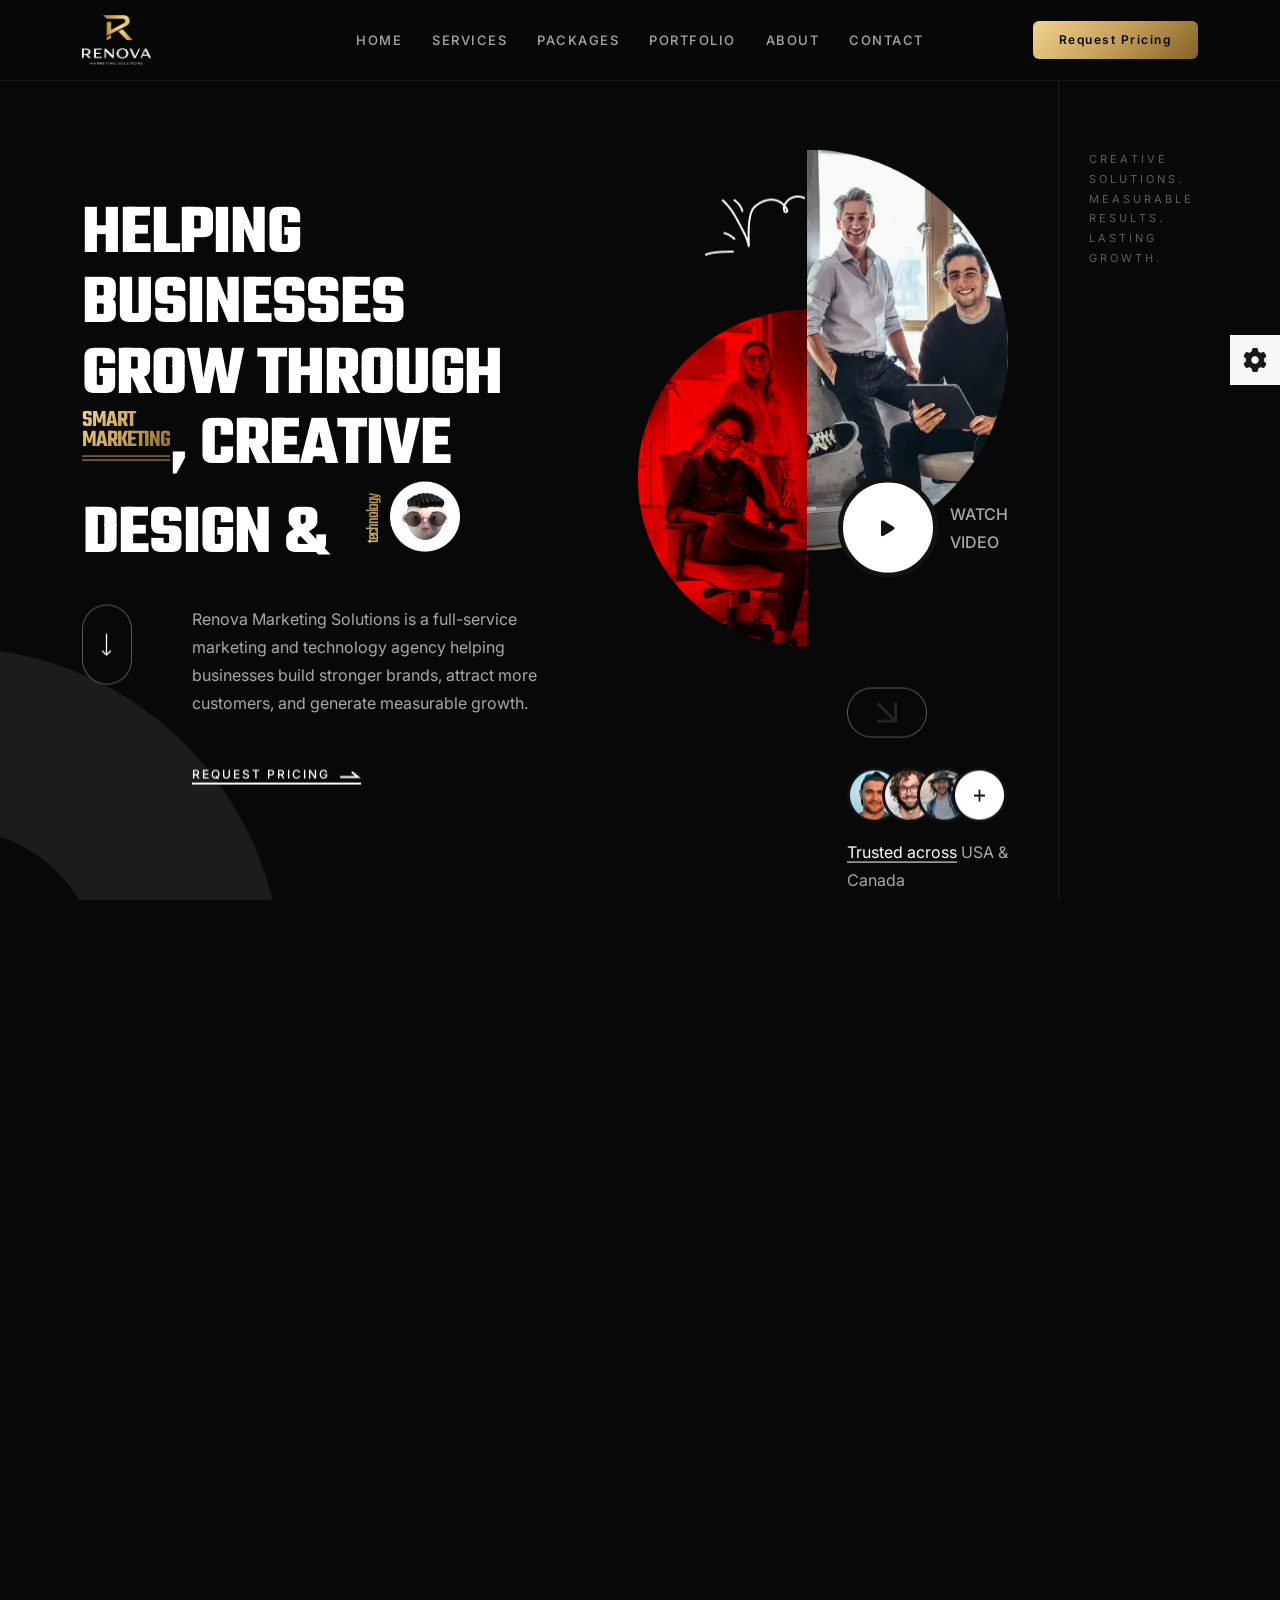
<file: index.html>
<!doctype html>
<html lang="en">
  <head>
    <meta charset="UTF-8" />
    <meta http-equiv="X-UA-Compatible" content="IE=edge" />
    <meta name="viewport" content="width=device-width, initial-scale=1.0" />
    <meta
      name="description"
      content="Renova Marketing Solutions is a premier marketing and technology agency specializing in web development, branding, SEO, mobile apps, social media management."
    />

    <title>Renova Marketing Solutions | Marketing & Technology Agency</title>

    <!-- Fav Icon -->
    <link rel="icon" type="image/x-icon" href="assets/imgs/logo/favicon.png" />

    <!-- All CSS files -->
    <link rel="stylesheet" href="assets/css/bootstrap.min.css" />
    <link rel="stylesheet" href="assets/css/all.min.css" />
    <link rel="stylesheet" href="assets/css/swiper-bundle.min.css" />
    <link rel="stylesheet" href="assets/css/progressbar.css" />
    <link rel="stylesheet" href="assets/css/meanmenu.min.css" />
    <link rel="stylesheet" href="assets/css/magnific-popup.css" />
    <link rel="stylesheet" href="assets/css/master-web-agency.css" />
    <link rel="stylesheet" href="assets/css/premium.css" />
    <style>
      :root {
        --theme: #c5a059 !important;
        --action: #c5a059 !important;
      }
      img[src*="assets/imgs/icon/icon-s-"],
      img[src*="assets/imgs/shape/img-s-"],
      img[src*="arrow-right-half"] {
        filter: hue-rotate(-32deg) saturate(55%) brightness(105%) !important;
      }
      /* Optimize spacing for consecutive sections sharing the same background color */
      .service-area-inner,
      .testimonial-area-inner,
      .faq-area-inner,
      .contact-area-inner,
      .blog-area-inner {
        padding-top: 80px !important;
        padding-bottom: 80px !important;
      }
      @media only screen and (max-width: 1199px) {
        .service-area-inner,
        .testimonial-area-inner,
        .faq-area-inner,
        .contact-area-inner,
        .blog-area-inner {
          padding-top: 60px !important;
          padding-bottom: 60px !important;
        }
      }
      .blog:hover {
        background: linear-gradient(
          135deg,
          #f1d48f 0%,
          #c5a059 50%,
          #846226 100%
        ) !important;
      }
      .blog:hover .title,
      .blog:hover .text,
      .blog:hover .name {
        color: #121212 !important;
      }
      .blog:hover .meta {
        color: #333333 !important;
      }
      .feature-area {
        background: linear-gradient(
          135deg,
          #f1d48f 0%,
          #c5a059 50%,
          #846226 100%
        ) !important;
      }
      .feature-area .feature-box {
        border-inline-end-color: rgba(0, 0, 0, 0.15) !important;
      }
      #packages {
        padding: 120px 0;
      }
      .pricing-card {
        background: rgba(255, 255, 255, 0.03);
        backdrop-filter: blur(10px);
        border: 1px solid rgba(255, 255, 255, 0.1);
        border-radius: 20px;
        padding: 40px 30px;
        transition: all 0.3s ease;
        height: 100%;
        display: flex;
        flex-direction: column;
        justify-content: space-between;
      }
      .pricing-card:hover {
        transform: translateY(-10px);
        border-color: #c5a059;
        box-shadow: 0 10px 30px rgba(197, 160, 89, 0.2);
      }
      .pricing-card.popular {
        border-color: #c5a059;
        background: linear-gradient(
          145deg,
          rgba(197, 160, 89, 0.08),
          rgba(255, 255, 255, 0.02)
        );
      }
      .pricing-card .badge-popular {
        background: linear-gradient(
          135deg,
          #f1d48f 0%,
          #c5a059 50%,
          #846226 100%
        );
        color: #121212;
        font-size: 12px;
        padding: 5px 12px;
        border-radius: 20px;
        font-weight: 600;
        text-transform: uppercase;
        display: inline-block;
        margin-bottom: 20px;
      }
      .pricing-card .package-name {
        font-size: 28px;
        font-weight: 700;
        text-transform: uppercase;
        margin-bottom: 15px;
        letter-spacing: 1px;
      }
      .pricing-card .package-price {
        font-size: 40px;
        font-weight: 800;
        margin-bottom: 25px;
        color: #c5a059;
      }
      .pricing-card .package-features {
        list-style: none;
        padding: 0;
        margin: 0 0 35px 0;
      }
      .pricing-card .package-features li {
        margin-bottom: 12px;
        font-size: 15px;
        display: flex;
        align-items: center;
        text-transform: none;
        letter-spacing: 0;
      }
      .pricing-card .package-features li i {
        color: #c5a059;
        margin-right: 10px;
        font-size: 14px;
      }
      .pricing-card .btn-pricing {
        width: 100%;
        text-align: center;
        padding: 12px 20px;
        border-radius: 30px;
        font-weight: 600;
        text-transform: uppercase;
        letter-spacing: 1px;
        transition: all 0.3s ease;
        background: transparent;
        border: 2px solid var(--text-color, #fff);
        color: var(--text-color, #fff);
        display: block;
      }
      .pricing-card .btn-pricing:hover {
        background: linear-gradient(
          135deg,
          #f1d48f 0%,
          #c5a059 50%,
          #846226 100%
        ) !important;
        border-color: transparent !important;
        color: #121212 !important;
      }
      .pricing-card.popular .btn-pricing {
        background: linear-gradient(
          135deg,
          #f1d48f 0%,
          #c5a059 50%,
          #846226 100%
        ) !important;
        border-color: transparent !important;
        color: #121212 !important;
      }
      .pricing-card.popular .btn-pricing:hover {
        background: transparent !important;
        border-color: #c5a059 !important;
        color: #c5a059 !important;
      }
      .max-width-600 {
        max-width: 600px;
      }

      /* Theme adaptation */
      body.dark .pricing-card {
        background: rgba(255, 255, 255, 0.03);
        border-color: rgba(255, 255, 255, 0.1);
      }
      body:not(.dark) .pricing-card {
        background: rgba(0, 0, 0, 0.02);
        border-color: rgba(0, 0, 0, 0.08);
      }

      body.dark .pricing-card .btn-pricing {
        border-color: #fff;
        color: #fff;
      }
      body:not(.dark) .pricing-card .btn-pricing {
        border-color: #000;
        color: #000;
      }
      body.dark .pricing-card .btn-pricing:hover {
        border-color: #c5a059 !important;
        color: #fff !important;
      }
      body:not(.dark) .pricing-card .btn-pricing:hover {
        border-color: #c5a059 !important;
        color: #000 !important;
      }
      body.dark .logo-text {
        color: #fff;
      }
      body:not(.dark) .logo-text {
        color: #000;
      }

      /* Contact Form styling */
      .contact-form-wrapper {
        background: rgba(255, 255, 255, 0.02);
        border: 1px solid rgba(255, 255, 255, 0.1);
        padding: 40px;
        border-radius: 20px;
        backdrop-filter: blur(10px);
      }
      body.dark .contact-form-wrapper {
        background: rgba(255, 255, 255, 0.02);
        border-color: rgba(255, 255, 255, 0.1);
      }
      body:not(.dark) .contact-form-wrapper {
        background: rgba(0, 0, 0, 0.02);
        border-color: rgba(0, 0, 0, 0.08);
      }
      .form-group {
        margin-bottom: 20px;
      }
      .form-control-custom {
        background: transparent;
        border: none;
        border-bottom: 1px solid rgba(255, 255, 255, 0.2);
        border-radius: 0;
        color: inherit;
        padding: 12px 5px;
        width: 100%;
        transition: all 0.3s ease;
      }
      body:not(.dark) .form-control-custom {
        border-bottom: 1px solid rgba(0, 0, 0, 0.15);
        color: #000;
      }
      body.dark .form-control-custom {
        color: #fff;
      }
      .form-control-custom::placeholder {
        color: rgba(128, 128, 128, 0.7);
      }
      .form-control-custom:focus {
        outline: none;
        border-bottom-color: #c5a059;
        box-shadow: none;
      }
      .btn-submit-custom {
        background: linear-gradient(
          135deg,
          #f1d48f 0%,
          #c5a059 50%,
          #846226 100%
        );
        color: #121212;
        border: none;
        padding: 14px 30px;
        border-radius: 30px;
        font-weight: 600;
        text-transform: uppercase;
        letter-spacing: 1px;
        cursor: pointer;
        transition: all 0.3s ease;
        margin-top: 15px;
        display: inline-block;
      }
      .btn-submit-custom:hover {
        background: transparent;
        color: inherit;
        border: 2px solid #c5a059;
        padding: 12px 28px;
      }
      body.dark .btn-submit-custom:hover {
        color: #c5a059;
        border-color: #c5a059;
      }
      body:not(.dark) .btn-submit-custom:hover {
        color: #c5a059;
        border-color: #c5a059;
      }
      .contact-info-list {
        list-style: none;
        padding: 0;
        margin: 30px 0 0 0;
      }
      .contact-info-list li {
        margin-bottom: 20px;
        display: flex;
        align-items: center;
        gap: 15px;
        font-size: 18px;
        text-transform: none;
        letter-spacing: 0;
      }
      .contact-info-list li i {
        color: #c5a059;
        font-size: 20px;
        width: 24px;
      }
      .contact-info-list li a {
        color: inherit;
        text-decoration: none;
      }
      .contact-info-list li a:hover {
        color: #c5a059;
      }

      /* Why Choose Us 7-item Grid Enhancements */
      @media (min-width: 992px) {
        .feature-area .features-wrapper {
          grid-template-columns: repeat(3, 1fr) !important;
        }
        .feature-area .features-wrapper .feature-box:nth-child(3n) {
          border-inline-end: none !important;
        }
        .feature-area .features-wrapper .feature-box:nth-child(-n + 6) {
          border-bottom: 1px solid rgba(0, 0, 0, 0.08);
          padding-bottom: 40px;
          margin-bottom: 40px;
        }
        body.dark
          .feature-area
          .features-wrapper
          .feature-box:nth-child(-n + 6) {
          border-bottom-color: rgba(255, 255, 255, 0.08);
        }
      }
      @media (max-width: 991px) and (min-width: 768px) {
        .feature-area .features-wrapper {
          grid-template-columns: repeat(2, 1fr) !important;
        }
        .feature-area .features-wrapper .feature-box:nth-child(2n) {
          border-inline-end: none !important;
        }
        .feature-area .features-wrapper .feature-box:nth-child(-n + 6) {
          border-bottom: 1px solid rgba(0, 0, 0, 0.08);
          padding-bottom: 30px;
          margin-bottom: 30px;
        }
        body.dark
          .feature-area
          .features-wrapper
          .feature-box:nth-child(-n + 6) {
          border-bottom-color: rgba(255, 255, 255, 0.08);
        }
      }
      @media (max-width: 767px) {
        .feature-area .features-wrapper {
          grid-template-columns: 1fr !important;
        }
        .feature-area .features-wrapper .feature-box {
          border-inline-end: none !important;
          border-bottom: 1px solid rgba(0, 0, 0, 0.08);
          padding-bottom: 30px;
          margin-bottom: 30px;
        }
        .feature-area .features-wrapper .feature-box:last-child {
          border-bottom: none !important;
          padding-bottom: 0;
          margin-bottom: 0;
        }
        body.dark .feature-area .features-wrapper .feature-box {
          border-bottom-color: rgba(255, 255, 255, 0.08);
        }
      }
      .feature-box {
        height: 100%;
        display: flex;
        flex-direction: column;
        justify-content: flex-start;
      }
      body.dark .feature-box {
        border-inline-end-color: rgba(255, 255, 255, 0.12) !important;
      }
      body:not(.dark) .feature-box {
        border-inline-end-color: rgba(0, 0, 0, 0.12) !important;
      }

      /* What's Included with Every Project styling */
      .border-top-custom {
        border-top: 1px solid rgba(128, 128, 128, 0.15);
      }
      body:not(.dark) .border-top-custom {
        border-top-color: rgba(0, 0, 0, 0.08);
      }
      .inclusions-grid {
        display: grid;
        grid-template-columns: repeat(2, 1fr);
        gap: 20px 40px;
      }
      .inclusion-item {
        font-size: 18px;
        display: flex;
        align-items: center;
        gap: 12px;
        text-transform: none;
        letter-spacing: 0;
      }
      .inclusion-item i {
        color: #c5a059;
        font-size: 20px;
      }
      @media (max-width: 767px) {
        .inclusions-grid {
          grid-template-columns: 1fr;
          gap: 15px;
          margin-top: 30px;
        }
      }

      /* Portfolio styling */
      .work-area {
        overflow: hidden;
      }
      .work-box {
        border-radius: 20px;
        overflow: hidden;
      }
      .work-box img {
        width: 100%;
        height: auto;
        object-fit: cover;
        border-radius: 20px;
        transition: transform 0.5s ease;
      }
      .work-box:hover img {
        transform: scale(1.05);
      }
      /* Dark mode adaptation for work slider content */
      body.dark .work-box .content {
        background-color: rgba(18, 18, 18, 0.9) !important;
      }
      body.dark .work-box .title {
        color: #fff !important;
      }
      body.dark .work-box .meta {
        color: #999 !important;
      }

      /* Contact Section Redesign */
      .gold-gradient-text {
        background: linear-gradient(
          135deg,
          #f1d48f 0%,
          #c5a059 50%,
          #846226 100%
        ) !important;
        -webkit-background-clip: text !important;
        -webkit-text-fill-color: transparent !important;
        background-clip: text !important;
        display: inline-block;
      }
      .contact-cards-grid {
        display: grid;
        grid-template-columns: 1fr;
        gap: 20px;
      }
      .contact-card {
        background: rgba(255, 255, 255, 0.03);
        border: 1px solid rgba(255, 255, 255, 0.08);
        border-radius: 15px;
        padding: 24px;
        display: flex;
        align-items: center;
        gap: 20px;
        transition: all 0.3s ease;
        backdrop-filter: blur(5px);
      }
      body:not(.dark) .contact-card {
        background: rgba(0, 0, 0, 0.02);
        border-color: rgba(0, 0, 0, 0.06);
      }
      .contact-card:hover {
        transform: translateX(10px);
        border-color: #c5a059;
        box-shadow: 0 5px 15px rgba(197, 160, 89, 0.15);
      }
      .contact-card .card-icon {
        width: 50px;
        height: 50px;
        border-radius: 50%;
        background: linear-gradient(
          135deg,
          #f1d48f 0%,
          #c5a059 50%,
          #846226 100%
        );
        display: flex;
        align-items: center;
        justify-content: center;
        color: #121212;
        font-size: 20px;
        flex-shrink: 0;
        transition: all 0.3s ease;
      }
      .contact-card:hover .card-icon {
        transform: rotate(15deg) scale(1.1);
      }
      .contact-card .card-content {
        display: flex;
        flex-direction: column;
        gap: 4px;
        text-align: left;
      }
      .contact-card .card-title {
        font-family: var(--font_teko);
        font-size: 22px;
        font-weight: 700;
        text-transform: uppercase;
        letter-spacing: 0.5px;
        margin: 0;
        color: var(--primary);
      }
      .contact-card .card-text,
      .contact-card .card-link {
        font-size: 16px;
        color: var(--secondary);
        text-transform: none;
        line-height: 1.4;
      }
      .contact-card .card-link {
        text-decoration: none;
        transition: color 0.3s;
      }
      .contact-card .card-link:hover {
        color: #c5a059;
      }
      .form-control-custom {
        background: rgba(255, 255, 255, 0.02) !important;
        border: 1px solid rgba(255, 255, 255, 0.1) !important;
        border-radius: 12px !important;
        color: inherit;
        padding: 16px 20px !important;
        width: 100%;
        transition: all 0.3s ease;
      }
      body:not(.dark) .form-control-custom {
        background: rgba(0, 0, 0, 0.015) !important;
        border-color: rgba(0, 0, 0, 0.08) !important;
      }
      .form-control-custom:focus {
        border-color: #c5a059 !important;
        background: rgba(255, 255, 255, 0.04) !important;
        box-shadow: 0 0 12px rgba(197, 160, 89, 0.2) !important;
      }
      body.dark .contact-form-wrapper {
        box-shadow:
          0 15px 40px rgba(0, 0, 0, 0.5),
          0 0 30px rgba(197, 160, 89, 0.03);
      }
      /* Sticky Footer Layout */
      .body-wrapper {
        display: flex !important;
        flex-direction: column !important;
        min-height: 100vh !important;
      }
      .body-wrapper main {
        flex: 1 0 auto !important;
      }
      .body-wrapper footer {
        flex-shrink: 0 !important;
      }


    </style>
  </head>

  <body class="font-heading-teko-bold">
    <script>
      (function () {
        var theme = localStorage.getItem("theme") || "dark";
        if (theme === "dark") {
          document.body.classList.add("dark");
        }
      })();
    </script>
    <!-- Preloader -->
    <div id="preloader">
      <div id="container" class="container-preloader">
        <div class="animation-preloader">
          <div class="spinner"></div>
          <div class="txt-loading">
            <span data-text="R" class="characters">R</span>
            <span data-text="E" class="characters">E</span>
            <span data-text="N" class="characters">N</span>
            <span data-text="O" class="characters">O</span>
            <span data-text="V" class="characters">V</span>
            <span data-text="A" class="characters">A</span>
          </div>
        </div>
        <div class="loader-section section-left"></div>
        <div class="loader-section section-right"></div>
      </div>
    </div>


    <!-- Sroll to top -->
    <div class="progress-wrap">
      <svg
        class="progress-circle svg-content"
        width="100%"
        height="100%"
        viewBox="-1 -1 102 102"
      >
        <path d="M50,1 a49,49 0 0,1 0,98 a49,49 0 0,1 0,-98"></path>
      </svg>
    </div>

    <!-- Switcher Area Start -->
    <div class="switcher__area">
      <div class="switcher__icon">
        <button id="switcher_open"><i class="fa-solid fa-gear"></i></button>
        <button id="switcher_close"><i class="fa-solid fa-xmark"></i></button>
      </div>
      <div class="switcher__items">
        <div class="switcher__item">
          <div class="switch__title-wrap">
            <p class="switcher__title">mode</p>
          </div>
          <div class="switcher__btn mode-type wc-col-2">
            <button class="active" data-mode="light">light</button>
            <button data-mode="dark">dark</button>
          </div>
        </div>
        <div class="switcher__item">
          <div class="switch__title-wrap">
            <p class="switcher__title">Language Support</p>
          </div>
          <div class="switcher__btn lang_dir wc-col-2">
            <button class="active" data-mode="ltr">LTR</button>
            <button data-mode="rtl">RTL</button>
          </div>
        </div>
        <div class="switcher__item">
          <div class="switch__title-wrap">
            <p class="switcher__title">Layout</p>
          </div>
          <div class="switcher__btn layout-type wc-col-2">
            <button class="active" data-mode="full-width">Full Width</button>
            <button data-mode="box-layout">Box Layout</button>
          </div>
        </div>
        <div class="switcher__item">
          <div class="switch__title-wrap">
            <p class="switcher__title">Cursor</p>
          </div>
          <div class="switcher__btn">
            <select name="cursor-style" id="cursor_style">
              <option value="1">default</option>
              <option selected value="2">animated</option>
            </select>
          </div>
        </div>
      </div>
    </div>
    <!-- Switcher Area End -->

    <!-- offcanvas start  -->
    <div class="offcanvas-3__area">
      <div class="offcanvas-3__inner">
        <div class="offcanvas-3__meta-wrapper">
          <div class="">
            <button
              id="close_offcanvas"
              class="close-button close-offcanvas"
              onclick="hideCanvas3()"
            >
              <span></span>
              <span></span>
            </button>
          </div>
          <div class="">
            <div class="offcanvas-3__meta mb-145 d-none d-md-block">
              <ul>
                <li>
                  <a href="mailto:hello@renovamarketing.com"
                    >hello@renovamarketing.com</a
                  >
                </li>
                <li>
                  <a href="#"
                    >Toronto, ON, Canada <br />
                    New York, NY, USA</a
                  >
                </li>
              </ul>
            </div>
            <div class="offcanvas-3__social d-none d-md-block">
              <p class="title">Follow Us</p>
              <div class="offcanvas-3__social-links">
                <a href="#"><i class="fa-brands fa-facebook-f"></i></a>
                <a href="#"><i class="fa-brands fa-twitter"></i></a>
                <a href="#"><i class="fa-brands fa-instagram"></i></a>
                <a href="#"><i class="fa-brands fa-linkedin"></i></a>
              </div>
            </div>
          </div>
        </div>
        <div class="offcanvas-3__menu-wrapper">
          <nav class="nav-menu offcanvas-3__menu">
            <ul>
              <li><a href="#hero">home</a></li>
              <li><a href="services.html">services</a></li>
              <li><a href="packages.html">packages</a></li>
              <li><a href="#portfolio">portfolio</a></li>
              <li><a href="#about">about</a></li>
              <li><a href="contact.html">contact</a></li>
            </ul>
          </nav>
        </div>
      </div>
    </div>
    <!-- offcanvas end  -->

    <!-- search modal start -->
    <div
      class="modal fade"
      id="search-template"
      data-bs-backdrop="static"
      data-bs-keyboard="false"
      tabindex="-1"
      aria-labelledby="search-template"
      aria-hidden="true"
    >
      <button
        type="button"
        class="btn-close"
        data-bs-dismiss="modal"
        aria-label="Close"
      ></button>
      <div class="modal-dialog modal-dialog-centered">
        <div class="modal-content">
          <div class="modal-body">
            <form action="#" class="form-search">
              <input type="text" placeholder="Search" />
              <button type="submit">
                <i class="fa-solid fa-magnifying-glass"></i>
              </button>
            </form>
          </div>
        </div>
      </div>
    </div>
    <!-- search modal end -->

    <!-- Header area start -->
    <header class="header-area">
      <div class="container large">
        <div class="header-area__inner">
          <div
            class="header__logo"
            style="display: flex; align-items: center; gap: 10px"
          >
            <a
              href="#"
              style="
                display: flex;
                align-items: center;
                gap: 10px;
                text-decoration: none;
              "
            >
              <img
                class="show-light"
                src="assets/imgs/logo/logo.png"
                alt="Site Logo"
                style="height: 50px"
              />
              <img
                class="show-dark"
                src="assets/imgs/logo/logo-light.png"
                alt="Site Logo"
                style="height: 50px"
              />
            </a>
          </div>
          <div class="header__nav pos-center">
            <nav class="main-menu">
              <ul>
                <li><a href="#hero">home</a></li>
                <li><a href="services.html">services</a></li>
                <li><a href="packages.html">packages</a></li>
                <li><a href="#portfolio">portfolio</a></li>
                <li><a href="#about">about</a></li>
                <li><a href="contact.html">contact</a></li>
              </ul>
            </nav>
          </div>
          <div class="header__button">
            <a href="contact.html" class="wc-btn wc-btn-primary btn-text-flip">
              <span data-text="Request Pricing">Request Pricing</span></a
            >
          </div>
          <div class="header__navicon d-xl-none">
            <button onclick="showCanvas3()" class="open-offcanvas">
              <i class="fa-solid fa-bars"></i>
            </button>
          </div>
        </div>
      </div>
    </header>
    <!-- Header area end -->

    <div class="has-smooth" id="has_smooth"></div>
    <div id="smooth-wrapper">
      <div id="smooth-content">
        <div class="body-wrapper body-web-agency">
          <!-- overlay switcher close  -->
          <div class="overlay-switcher-close"></div>

          <main>
            <!-- hero area start  -->
            <section class="hero-area" id="hero">
              <div class="container large">
                <div class="hero-area-inner">
                  <div class="area-shape-1">
                    <img
                      class="show-light"
                      src="assets/imgs/shape/img-s-64.webp"
                      alt="shape"
                    />
                    <img
                      class="show-dark"
                      src="assets/imgs/shape/img-s-64-dark.webp"
                      alt="shape"
                    />
                  </div>
                  <div class="info-text has_word_anim" data-delay="0.75">
                    CREATIVE SOLUTIONS. MEASURABLE RESULTS. LASTING GROWTH.
                  </div>
                  <div class="section-content">
                    <div class="content-first">
                      <div class="section-title-wrapper">
                        <div class="title-wrapper">
                          <h1 class="section-title has_fade_anim">
                            Helping Businesses Grow Through
                            <span class="marked"
                              >Smart <br />
                              Marketing</span
                            >, Creative Design &
                            <span class="rotated">technology</span
                            ><span class="shape-1">
                              <img
                                class="show-light has_fade_anim"
                                data-fade-offset="0"
                                src="assets/imgs/shape/img-s-60.webp"
                                alt="shape"
                              />
                              <img
                                class="show-dark"
                                data-fade-offset="0"
                                src="assets/imgs/shape/img-s-60-light.webp"
                                alt="shape"
                              />
                            </span>
                          </h1>
                        </div>
                      </div>
                      <div class="content-bottom">
                        <div
                          class="scroll-down has_fade_anim"
                          data-fade-offset="0"
                          data-on-scroll="0"
                          data-delay="0.75"
                        >
                          <img
                            class="show-light"
                            src="assets/imgs/shape/img-s-61.webp"
                            alt="image"
                          />
                          <img
                            class="show-dark"
                            src="assets/imgs/shape/img-s-61-light.webp"
                            alt="image"
                          />
                        </div>
                        <div class="text-wrapper">
                          <p
                            class="text has_fade_anim"
                            data-on-scroll="0"
                            data-delay="0.30"
                          >
                            Renova Marketing Solutions is a full-service
                            marketing and technology agency helping businesses
                            build stronger brands, attract more customers, and
                            generate measurable growth.
                          </p>
                        </div>
                        <div class="btn-wrapper has_fade_anim">
                          <a
                            href="contact.html"
                            class="wc-btn wc-btn-underline btn-text-flip"
                          >
                            <span data-text="request pricing"
                              >request pricing</span
                            >
                            <img
                              class="show-light"
                              src="assets/imgs/icon/arrow-right-half.webp"
                              alt="icon image" /><img
                              class="show-dark"
                              src="assets/imgs/icon/arrow-right-half-light.webp"
                              alt="icon image"
                          /></a>
                        </div>
                      </div>
                    </div>
                    <div class="content-last">
                      <div
                        class="thumb-wrapper has_fade_anim"
                        data-fade-from="right"
                      >
                        <div class="shape-1">
                          <img
                            class="show-light"
                            src="assets/imgs/shape/img-s-62.webp"
                            alt="shape"
                          />
                          <img
                            class="show-dark"
                            src="assets/imgs/shape/img-s-62-light.webp"
                            alt="shape"
                          />
                        </div>
                        <div class="video-btn-box">
                          <div class="video-btn">
                            <a
                              href="https://crowdytheme.com/assets/wp-content/uploads/2024/05/insurance-video.mp4"
                              class="wc-btn wc-btn-circle video-popup"
                              ><i class="fa-solid fa-play"></i
                            ></a>
                            <span class="text"
                              >Watch <br />
                              Video</span
                            >
                          </div>
                        </div>
                        <div class="hero-thumb">
                          <div class="thumb-1">
                            <img
                              src="assets/imgs/gallery/img-s-68.webp"
                              alt="image"
                            />
                          </div>
                          <div class="thumb-2">
                            <img
                              src="assets/imgs/gallery/img-s-69.webp"
                              alt="image"
                            />
                          </div>
                        </div>
                      </div>
                      <div class="customer-wrapper-box">
                        <div class="customer-wrapper">
                          <div class="icon">
                            <img
                              class="show-light"
                              src="assets/imgs/shape/img-s-63.webp"
                              alt="shape"
                            />
                            <img
                              class="show-dark"
                              src="assets/imgs/shape/img-s-63-light.webp"
                              alt="shape"
                            />
                          </div>
                          <div class="thumb">
                            <img
                              class="show-light"
                              src="assets/imgs/client/img-s-3.webp"
                              alt="image"
                            />
                            <img
                              class="show-dark"
                              src="assets/imgs/client/img-s-3-light.webp"
                              alt="image"
                            />
                          </div>
                          <p class="text">
                            <span class="text-underline">Trusted across</span>
                            USA & <br />
                            Canada
                          </p>
                        </div>
                      </div>
                    </div>
                  </div>
                </div>
              </div>
            </section>
            <!-- hero area end  -->

            <!-- clients area start  -->
            <div class="container-hd">
              <div class="clients-area">
                <div class="container">
                  <div class="clients-area-inner">
                    <div class="shape-1">
                      <img src="assets/imgs/shape/img-s-65.webp" alt="shape" />
                    </div>
                    <div class="client-slider has_fade_anim">
                      <div class="swiper client-slider-active">
                        <div class="swiper-wrapper">
                          <div class="swiper-slide">
                            <div class="client-box">
                              <img
                                src="assets/imgs/brand/img-s-1-light.webp"
                                alt="client image"
                              />
                            </div>
                          </div>
                          <div class="swiper-slide">
                            <div class="client-box">
                              <img
                                src="assets/imgs/brand/img-s-2-light.webp"
                                alt="client image"
                              />
                            </div>
                          </div>
                          <div class="swiper-slide">
                            <div class="client-box">
                              <img
                                src="assets/imgs/brand/img-s-3-light.webp"
                                alt="client image"
                              />
                            </div>
                          </div>
                          <div class="swiper-slide">
                            <div class="client-box">
                              <img
                                src="assets/imgs/brand/img-s-4-light.webp"
                                alt="client image"
                              />
                            </div>
                          </div>
                          <div class="swiper-slide">
                            <div class="client-box">
                              <img
                                src="assets/imgs/brand/img-s-5-light.webp"
                                alt="client image"
                              />
                            </div>
                          </div>
                          <div class="swiper-slide">
                            <div class="client-box">
                              <img
                                src="assets/imgs/brand/img-s-6-light.webp"
                                alt="client image"
                              />
                            </div>
                          </div>
                        </div>
                      </div>
                    </div>
                  </div>
                </div>
              </div>
            </div>
            <!-- clients area end  -->

            <!-- service area start  -->
            <section class="service-area" id="services">
              <div class="container">
                <div class="service-area-inner section-spacing">
                  <div class="section-header">
                    <div class="section-title-wrapper">
                      <div
                        class="shape-1 has_fade_anim"
                        data-fade-offset="0"
                        data-delay="0.9"
                      >
                        <img
                          src="assets/imgs/shape/img-s-68.webp"
                          alt="image"
                        />
                      </div>
                      <div class="title-wrapper has_text_move_anim">
                        <h2 class="section-title">
                          Our <span>Expert</span> Digital Services
                        </h2>
                      </div>
                    </div>
                    <div class="text-wrapper">
                      <p class="text has_fade_anim">
                        We combine creativity, technology, and strategic
                        marketing to deliver customized solutions built for
                        measurable growth.
                      </p>
                    </div>
                  </div>
                  <div class="services-wrapper-box">
                    <div class="services-wrapper">
                      <!-- 01. Website Design & Development -->
                      <div class="has_fade_anim" data-delay="0.10">
                        <a href="contact.html">
                          <div class="service-box">
                            <span class="number">01.</span>
                            <div class="content">
                              <h3 class="title">
                                Website Design & <br />
                                Development
                              </h3>
                              <div class="content-last">
                                <p class="text">
                                  We build modern, responsive, and
                                  high-converting websites that help businesses
                                  establish credibility and generate results.
                                </p>
                                <div class="feature-list">
                                  <ul>
                                    <li>+ Business Websites</li>
                                    <li>+ Corporate Websites</li>
                                    <li>+ E-Commerce Stores</li>
                                    <li>+ Landing Pages</li>
                                    <li>+ Website Redesigns</li>
                                    <li>+ Website Maintenance & Support</li>
                                  </ul>
                                </div>
                              </div>
                            </div>
                            <div class="icon">
                              <img
                                class="show-light"
                                src="assets/imgs/icon/icon-s-36.webp"
                                alt="icon"
                              />
                              <img
                                class="show-dark"
                                src="assets/imgs/icon/icon-s-36-light.webp"
                                alt="icon"
                              />
                            </div>
                          </div>
                        </a>
                      </div>

                      <!-- 02. Web Application Development -->
                      <div class="has_fade_anim" data-delay="0.15">
                        <a href="contact.html">
                          <div class="service-box">
                            <span class="number">02.</span>
                            <div class="content">
                              <h3 class="title">
                                Web Application <br />
                                Development
                              </h3>
                              <div class="content-last">
                                <p class="text">
                                  Custom web applications designed to improve
                                  efficiency, automate workflows, and support
                                  business growth.
                                </p>
                                <div class="feature-list">
                                  <ul>
                                    <li>+ Custom Web Apps</li>
                                    <li>+ Customer Portals</li>
                                    <li>+ Booking Systems</li>
                                    <li>+ SaaS Platforms</li>
                                    <li>+ Business Dashboards</li>
                                    <li>+ API Integrations</li>
                                  </ul>
                                </div>
                              </div>
                            </div>
                            <div class="icon">
                              <img
                                class="show-light"
                                src="assets/imgs/icon/icon-s-37.webp"
                                alt="icon"
                              />
                              <img
                                class="show-dark"
                                src="assets/imgs/icon/icon-s-37-light.webp"
                                alt="icon"
                              />
                            </div>
                          </div>
                        </a>
                      </div>

                      <!-- 03. Android App Development -->
                      <div class="has_fade_anim" data-delay="0.20">
                        <a href="contact.html">
                          <div class="service-box">
                            <span class="number">03.</span>
                            <div class="content">
                              <h3 class="title">
                                Android App <br />
                                Development
                              </h3>
                              <div class="content-last">
                                <p class="text">
                                  Transform your business ideas into powerful
                                  Android applications.
                                </p>
                                <div class="feature-list">
                                  <ul>
                                    <li>+ Custom Android Apps</li>
                                    <li>+ UI/UX Design</li>
                                    <li>+ App Testing</li>
                                    <li>+ Play Store Deployment</li>
                                    <li>+ Maintenance & Updates</li>
                                  </ul>
                                </div>
                              </div>
                            </div>
                            <div class="icon">
                              <img
                                class="show-light"
                                src="assets/imgs/icon/icon-s-38.webp"
                                alt="icon"
                              />
                              <img
                                class="show-dark"
                                src="assets/imgs/icon/icon-s-38-light.webp"
                                alt="icon"
                              />
                            </div>
                          </div>
                        </a>
                      </div>

                      <!-- 04. iOS App Development -->
                      <div class="has_fade_anim" data-delay="0.25">
                        <a href="contact.html">
                          <div class="service-box">
                            <span class="number">04.</span>
                            <div class="content">
                              <h3 class="title">
                                iOS App <br />
                                Development
                              </h3>
                              <div class="content-last">
                                <p class="text">
                                  Create premium mobile experiences for iPhone
                                  and iPad users.
                                </p>
                                <div class="feature-list">
                                  <ul>
                                    <li>+ Custom iOS Apps</li>
                                    <li>+ UI/UX Design</li>
                                    <li>+ App Store Deployment</li>
                                    <li>+ Performance Optimization</li>
                                    <li>+ Ongoing Support</li>
                                  </ul>
                                </div>
                              </div>
                            </div>
                            <div class="icon">
                              <img
                                class="show-light"
                                src="assets/imgs/icon/icon-s-38.webp"
                                alt="icon"
                              />
                              <img
                                class="show-dark"
                                src="assets/imgs/icon/icon-s-38-light.webp"
                                alt="icon"
                              />
                            </div>
                          </div>
                        </a>
                      </div>

                      <!-- 05. SEO Services -->
                      <div class="has_fade_anim" data-delay="0.30">
                        <a href="contact.html">
                          <div class="service-box">
                            <span class="number">05.</span>
                            <div class="content">
                              <h3 class="title">
                                SEO <br />
                                Services
                              </h3>
                              <div class="content-last">
                                <p class="text">
                                  Improve search rankings, increase website
                                  traffic, and generate more leads through
                                  strategic SEO.
                                </p>
                                <div class="feature-list">
                                  <ul>
                                    <li>+ Technical SEO</li>
                                    <li>+ On-Page SEO</li>
                                    <li>+ Local SEO</li>
                                    <li>+ Keyword Research</li>
                                    <li>+ Content Optimization</li>
                                    <li>+ SEO Reporting</li>
                                  </ul>
                                </div>
                              </div>
                            </div>
                            <div class="icon">
                              <img
                                class="show-light"
                                src="assets/imgs/icon/icon-s-39.webp"
                                alt="icon"
                              />
                              <img
                                class="show-dark"
                                src="assets/imgs/icon/icon-s-39-light.webp"
                                alt="icon"
                              />
                            </div>
                          </div>
                        </a>
                      </div>

                      <!-- 06. Graphic Design & Branding -->
                      <div class="has_fade_anim" data-delay="0.35">
                        <a href="contact.html">
                          <div class="service-box">
                            <span class="number">06.</span>
                            <div class="content">
                              <h3 class="title">
                                Graphic Design & <br />
                                Branding
                              </h3>
                              <div class="content-last">
                                <p class="text">
                                  Build a memorable brand identity through
                                  professional design.
                                </p>
                                <div class="feature-list">
                                  <ul>
                                    <li>+ Logo Design</li>
                                    <li>+ Brand Identity</li>
                                    <li>+ Marketing Materials</li>
                                    <li>+ Social Media Graphics</li>
                                    <li>+ Print Design</li>
                                    <li>+ Advertising Creatives</li>
                                  </ul>
                                </div>
                              </div>
                            </div>
                            <div class="icon">
                              <img
                                class="show-light"
                                src="assets/imgs/icon/icon-s-36.webp"
                                alt="icon"
                              />
                              <img
                                class="show-dark"
                                src="assets/imgs/icon/icon-s-36-light.webp"
                                alt="icon"
                              />
                            </div>
                          </div>
                        </a>
                      </div>

                      <!-- 07. Social Media Marketing -->
                      <div class="has_fade_anim" data-delay="0.40">
                        <a href="contact.html">
                          <div class="service-box">
                            <span class="number">07.</span>
                            <div class="content">
                              <h3 class="title">
                                Social Media <br />
                                Marketing
                              </h3>
                              <div class="content-last">
                                <p class="text">
                                  Grow your audience and strengthen your brand
                                  presence through strategic social media
                                  marketing.
                                </p>
                                <div class="feature-list">
                                  <ul>
                                    <li>+ Facebook Marketing</li>
                                    <li>+ Instagram Marketing</li>
                                    <li>+ LinkedIn Marketing</li>
                                    <li>+ TikTok Marketing</li>
                                    <li>+ YouTube Marketing</li>
                                    <li>+ X (Twitter) Marketing</li>
                                  </ul>
                                </div>
                              </div>
                            </div>
                            <div class="icon">
                              <img
                                class="show-light"
                                src="assets/imgs/icon/icon-s-37.webp"
                                alt="icon"
                              />
                              <img
                                class="show-dark"
                                src="assets/imgs/icon/icon-s-37-light.webp"
                                alt="icon"
                              />
                            </div>
                          </div>
                        </a>
                      </div>
                    </div>
                  </div>
                </div>
              </div>
            </section>
            <!-- service area end  -->
            <!-- eterprise area start  -->
            <div class="enterprise-area">
              <div class="container">
                <div class="enterprise-area-inner section-spacing">
                  <div class="section-header">
                    <div class="text-wrapper">
                      <p class="text has_text_move_anim">
                        Our Technology Expertise includes
                      </p>
                    </div>
                  </div>
                  <div class="expertise-wrapper-box">
                    <div class="expertise-wrapper">
                      <div
                        class="expertise-box has_fade_anim"
                        data-fade-from="right"
                      >
                        <div class="icon">
                          <img
                            class="show-light"
                            src="assets/imgs/icon/icon-s-31.webp"
                            alt="icon"
                          />
                          <img
                            class="show-dark"
                            src="assets/imgs/icon/icon-s-31-light.webp"
                            alt="icon"
                          />
                        </div>
                        <p class="name">WordPress</p>
                      </div>
                      <div
                        class="expertise-box has_fade_anim"
                        data-fade-from="right"
                      >
                        <div class="icon">
                          <img
                            class="show-light"
                            src="assets/imgs/icon/icon-s-32.webp"
                            alt="icon"
                          />
                          <img
                            class="show-dark"
                            src="assets/imgs/icon/icon-s-32-light.webp"
                            alt="icon"
                          />
                        </div>
                        <p class="name">React.js</p>
                      </div>
                      <div
                        class="expertise-box has_fade_anim"
                        data-fade-from="right"
                      >
                        <div class="icon">
                          <img
                            class="show-light"
                            src="assets/imgs/icon/icon-s-33.webp"
                            alt="icon"
                          />
                          <img
                            class="show-dark"
                            src="assets/imgs/icon/icon-s-33-light.webp"
                            alt="icon"
                          />
                        </div>
                        <p class="name">Node.js</p>
                      </div>
                      <div
                        class="expertise-box has_fade_anim"
                        data-fade-from="left"
                      >
                        <div class="icon">
                          <img
                            class="show-light"
                            src="assets/imgs/icon/icon-s-34.webp"
                            alt="icon"
                          />
                          <img
                            class="show-dark"
                            src="assets/imgs/icon/icon-s-34-light.webp"
                            alt="icon"
                          />
                        </div>
                        <p class="name">Flutter</p>
                      </div>
                      <div
                        class="expertise-box has_fade_anim"
                        data-fade-from="left"
                      >
                        <div class="icon">
                          <img
                            class="show-light"
                            src="assets/imgs/icon/icon-s-35.webp"
                            alt="icon"
                          />
                          <img
                            class="show-dark"
                            src="assets/imgs/icon/icon-s-35-light.webp"
                            alt="icon"
                          />
                        </div>
                        <p class="name">Redux</p>
                      </div>
                    </div>
                  </div>
                </div>
              </div>
            </div>
            <!-- eterprise area end  -->

            <!-- packages area start  -->
            <section class="packages-area section-spacing" id="packages">
              <div class="container">
                <div class="section-header text-center mb-60">
                  <div class="section-title-wrapper justify-content-center">
                    <h2 class="section-title text-center">
                      Business Launch <span>Packages</span>
                    </h2>
                  </div>
                  <p class="text max-width-600 mx-auto mt-20">
                    Whether you’re launching a new business or growing an
                    existing brand, our packages provide everything you need to
                    stand out.
                  </p>
                </div>

                <!-- Tier 1: Starter, Growth, Premium -->
                <div class="row g-4 justify-content-center mb-5">
                  <div class="col-lg-4 col-md-6">
                    <div class="pricing-card">
                      <div>
                        <h3 class="package-name">Starter</h3>
                        <p class="text-muted mb-3">
                          Perfect for startups and small businesses establishing
                          their online presence.
                        </p>
                        <ul class="package-features">
                          <li>
                            <i class="fa-solid fa-check"></i> Website Dev (Up to
                            5 Pages)
                          </li>
                          <li>
                            <i class="fa-solid fa-check"></i> Mobile Responsive
                            Design
                          </li>
                          <li>
                            <i class="fa-solid fa-check"></i> Contact Form
                            Integration
                          </li>
                          <li>
                            <i class="fa-solid fa-check"></i> Google Maps
                            Integration
                          </li>
                          <li>
                            <i class="fa-solid fa-check"></i> Basic SEO Setup
                          </li>
                          <li>
                            <i class="fa-solid fa-check"></i> Custom Logo Design
                          </li>
                          <li>
                            <i class="fa-solid fa-check"></i> Business Card &
                            Letterhead
                          </li>
                          <li>
                            <i class="fa-solid fa-check"></i> 1 Month Free
                            Support
                          </li>
                        </ul>
                      </div>
                      <a href="contact.html?package=Starter" class="btn-pricing"
                        >Request Pricing</a
                      >
                    </div>
                  </div>

                  <div class="col-lg-4 col-md-6">
                    <div class="pricing-card popular">
                      <div>
                        <span class="badge-popular">Most Popular</span>
                        <h3 class="package-name">Growth</h3>
                        <p class="text-muted mb-3">
                          Designed for businesses looking to expand online and
                          strengthen brand identity.
                        </p>
                        <ul class="package-features">
                          <li>
                            <i class="fa-solid fa-check"></i> Website Dev (Up to
                            10 Pages)
                          </li>
                          <li>
                            <i class="fa-solid fa-check"></i> Custom Website
                            Design
                          </li>
                          <li>
                            <i class="fa-solid fa-check"></i> Lead Generation
                            Forms
                          </li>
                          <li>
                            <i class="fa-solid fa-check"></i> Advanced SEO Setup
                          </li>
                          <li>
                            <i class="fa-solid fa-check"></i> Google Analytics
                            Integration
                          </li>
                          <li>
                            <i class="fa-solid fa-check"></i> Speed Optimization
                          </li>
                          <li>
                            <i class="fa-solid fa-check"></i> Complete Brand
                            Identity
                          </li>
                          <li>
                            <i class="fa-solid fa-check"></i> Social Media
                            Profile Branding
                          </li>
                          <li>
                            <i class="fa-solid fa-check"></i> 1 Month Free
                            Support
                          </li>
                        </ul>
                      </div>
                      <a href="contact.html?package=Growth" class="btn-pricing"
                        >Request Pricing</a
                      >
                    </div>
                  </div>

                  <div class="col-lg-4 col-md-6">
                    <div class="pricing-card">
                      <div>
                        <h3 class="package-name">Premium</h3>
                        <p class="text-muted mb-3">
                          A complete custom branding and web solution for
                          established companies.
                        </p>
                        <ul class="package-features">
                          <li>
                            <i class="fa-solid fa-check"></i> Premium Custom
                            Website
                          </li>
                          <li>
                            <i class="fa-solid fa-check"></i> Up to 20 Website
                            Pages
                          </li>
                          <li>
                            <i class="fa-solid fa-check"></i> Custom UI/UX
                            Design
                          </li>
                          <li>
                            <i class="fa-solid fa-check"></i> Conversion-Focused
                            Layouts
                          </li>
                          <li>
                            <i class="fa-solid fa-check"></i> Blog Integration
                          </li>
                          <li>
                            <i class="fa-solid fa-check"></i> Advanced SEO
                            Foundation
                          </li>
                          <li>
                            <i class="fa-solid fa-check"></i> Speed & Perf
                            Optimization
                          </li>
                          <li>
                            <i class="fa-solid fa-check"></i> Social Media &
                            Marketing Kit
                          </li>
                          <li>
                            <i class="fa-solid fa-check"></i> 1 Month Free
                            Support
                          </li>
                        </ul>
                      </div>
                      <a href="contact.html?package=Premium" class="btn-pricing"
                        >Request Pricing</a
                      >
                    </div>
                  </div>
                </div>

                <!-- Tier 2: E-Commerce & Custom Dev -->
                <div class="row g-4 justify-content-center">
                  <div class="col-md-6">
                    <div class="pricing-card">
                      <div>
                        <h3 class="package-name">E-Commerce</h3>
                        <p class="text-muted mb-3">
                          Launch and grow your professional online store with
                          checkout solutions.
                        </p>
                        <ul class="package-features">
                          <li>
                            <i class="fa-solid fa-check"></i> E-Commerce Website
                            Dev
                          </li>
                          <li>
                            <i class="fa-solid fa-check"></i> Product Management
                            System
                          </li>
                          <li>
                            <i class="fa-solid fa-check"></i> Secure Payment
                            Gateway
                          </li>
                          <li>
                            <i class="fa-solid fa-check"></i> Shipping
                            Configuration
                          </li>
                          <li>
                            <i class="fa-solid fa-check"></i> SEO-Friendly
                            Structure
                          </li>
                          <li>
                            <i class="fa-solid fa-check"></i> Professional Logo
                            Design
                          </li>
                          <li>
                            <i class="fa-solid fa-check"></i> Product Category
                            Setup
                          </li>
                          <li>
                            <i class="fa-solid fa-check"></i> Store Management
                            Training
                          </li>
                          <li>
                            <i class="fa-solid fa-check"></i> 1 Month Free
                            Support
                          </li>
                        </ul>
                      </div>
                      <a href="contact.html?package=E-Commerce" class="btn-pricing"
                        >Request Pricing</a
                      >
                    </div>
                  </div>

                  <div class="col-md-6">
                    <div class="pricing-card">
                      <div>
                        <h3 class="package-name">Custom Solutions</h3>
                        <p class="text-muted mb-3">
                          Need something beyond? Custom digital applications
                          tailored to your business needs.
                        </p>
                        <ul class="package-features">
                          <li>
                            <i class="fa-solid fa-check"></i> Custom Web
                            Application Dev
                          </li>
                          <li>
                            <i class="fa-solid fa-check"></i> Android & iOS App
                            Development
                          </li>
                          <li>
                            <i class="fa-solid fa-check"></i> SaaS Platform
                            Development
                          </li>
                          <li>
                            <i class="fa-solid fa-check"></i> Booking Systems &
                            CRM Tools
                          </li>
                          <li>
                            <i class="fa-solid fa-check"></i> Business
                            Automation Tools
                          </li>
                          <li>
                            <i class="fa-solid fa-check"></i> API Integrations &
                            Webhooks
                          </li>
                          <li>
                            <i class="fa-solid fa-check"></i> 1 Month Free
                            Support
                          </li>
                        </ul>
                      </div>
                      <a href="contact.html?package=Custom+Solutions" class="btn-pricing"
                        >Request Pricing</a
                      >
                    </div>
                  </div>
                </div>

                <!-- What's Included With Every Project -->
                <div
                  class="project-inclusions-box mt-80 pt-60 border-top-custom"
                >
                  <div class="row">
                    <div class="col-lg-4">
                      <div class="inclusion-header has_fade_anim">
                        <h3
                          class="inclusion-title font-heading-teko-bold"
                          style="font-size: 32px; text-transform: uppercase"
                        >
                          What's Included <br />With Every Project
                        </h3>
                        <p class="text mt-15">
                          Every Renova project is built with quality,
                          performance, and long-term success in mind.
                        </p>
                      </div>
                    </div>
                    <div class="col-lg-8">
                      <div class="inclusions-grid">
                        <div
                          class="inclusion-item has_fade_anim"
                          data-delay="0.1"
                        >
                          <i class="fa-solid fa-circle-check"></i>
                          Mobile-Friendly Design
                        </div>
                        <div
                          class="inclusion-item has_fade_anim"
                          data-delay="0.15"
                        >
                          <i class="fa-solid fa-circle-check"></i> SEO-Friendly
                          Structure
                        </div>
                        <div
                          class="inclusion-item has_fade_anim"
                          data-delay="0.2"
                        >
                          <i class="fa-solid fa-circle-check"></i> Fast Loading
                          Performance
                        </div>
                        <div
                          class="inclusion-item has_fade_anim"
                          data-delay="0.25"
                        >
                          <i class="fa-solid fa-circle-check"></i> Secure
                          Website Setup
                        </div>
                        <div
                          class="inclusion-item has_fade_anim"
                          data-delay="0.3"
                        >
                          <i class="fa-solid fa-circle-check"></i> Professional
                          Branding Assets
                        </div>
                        <div
                          class="inclusion-item has_fade_anim"
                          data-delay="0.35"
                        >
                          <i class="fa-solid fa-circle-check"></i> Dedicated
                          Project Manager
                        </div>
                        <div
                          class="inclusion-item has_fade_anim"
                          data-delay="0.4"
                        >
                          <i class="fa-solid fa-circle-check"></i> Transparent
                          Communication
                        </div>
                        <div
                          class="inclusion-item has_fade_anim"
                          data-delay="0.45"
                        >
                          <i class="fa-solid fa-circle-check"></i> Quality
                          Assurance Testing
                        </div>
                        <div
                          class="inclusion-item has_fade_anim"
                          data-delay="0.5"
                        >
                          <i class="fa-solid fa-circle-check"></i>
                          Growth-Focused Strategy
                        </div>
                        <div
                          class="inclusion-item has_fade_anim"
                          data-delay="0.55"
                        >
                          <i class="fa-solid fa-circle-check"></i> 1 Month Free
                          Support
                        </div>
                      </div>
                    </div>
                  </div>
                </div>
              </div>
            </section>
            <!-- work area end  -->

            <!-- portfolio area start -->
            <section class="work-area" id="portfolio">
              <div class="container-hd">
                <div class="work-area-inner section-spacing">
                  <div class="container">
                    <div class="section-header text-center mb-60">
                      <div class="section-title-wrapper justify-content-center">
                        <h2 class="section-title text-center">
                          Our <span>Portfolio</span>
                        </h2>
                      </div>
                      <p class="text max-width-600 mx-auto mt-20">
                        Explore some of our recent marketing, technology, and
                        branding projects that have helped businesses grow.
                      </p>
                    </div>
                  </div>

                  <div class="works-wrapper-box mt-60">
                    <div class="swiper work-slider-active">
                      <div class="swiper-wrapper">
                        <!-- Slide 1 -->
                        <div class="swiper-slide">
                          <div class="work-box">
                            <img
                              src="assets/imgs/works/img-s-1.webp"
                              alt="Work 1"
                            />
                            <div class="content">
                              <div class="icon">
                                <a href="contact.html">
                                  <img
                                    class="show-light"
                                    src="assets/imgs/icon/arrow-right-half.webp"
                                    alt="arrow"
                                  />
                                  <img
                                    class="show-dark"
                                    src="assets/imgs/icon/arrow-right-half-light.webp"
                                    alt="arrow"
                                  />
                                </a>
                              </div>
                              <h3 class="title">E-Commerce Brand</h3>
                              <span class="meta">Web Development</span>
                            </div>
                          </div>
                        </div>
                        <!-- Slide 2 -->
                        <div class="swiper-slide">
                          <div class="work-box">
                            <img
                              src="assets/imgs/works/img-s-2.webp"
                              alt="Work 2"
                            />
                            <div class="content">
                              <div class="icon">
                                <a href="contact.html">
                                  <img
                                    class="show-light"
                                    src="assets/imgs/icon/arrow-right-half.webp"
                                    alt="arrow"
                                  />
                                  <img
                                    class="show-dark"
                                    src="assets/imgs/icon/arrow-right-half-light.webp"
                                    alt="arrow"
                                  />
                                </a>
                              </div>
                              <h3 class="title">SaaS Platform</h3>
                              <span class="meta">Web Application</span>
                            </div>
                          </div>
                        </div>
                        <!-- Slide 3 -->
                        <div class="swiper-slide">
                          <div class="work-box">
                            <img
                              src="assets/imgs/works/img-s-3.webp"
                              alt="Work 3"
                            />
                            <div class="content">
                              <div class="icon">
                                <a href="contact.html">
                                  <img
                                    class="show-light"
                                    src="assets/imgs/icon/arrow-right-half.webp"
                                    alt="arrow"
                                  />
                                  <img
                                    class="show-dark"
                                    src="assets/imgs/icon/arrow-right-half-light.webp"
                                    alt="arrow"
                                  />
                                </a>
                              </div>
                              <h3 class="title">Renova Mobile App</h3>
                              <span class="meta">iOS & Android App</span>
                            </div>
                          </div>
                        </div>
                        <!-- Slide 4 -->
                        <div class="swiper-slide">
                          <div class="work-box">
                            <img
                              src="assets/imgs/works/img-s-4.webp"
                              alt="Work 4"
                            />
                            <div class="content">
                              <div class="icon">
                                <a href="contact.html">
                                  <img
                                    class="show-light"
                                    src="assets/imgs/icon/arrow-right-half.webp"
                                    alt="arrow"
                                  />
                                  <img
                                    class="show-dark"
                                    src="assets/imgs/icon/arrow-right-half-light.webp"
                                    alt="arrow"
                                  />
                                </a>
                              </div>
                              <h3 class="title">Corporate Branding</h3>
                              <span class="meta">Branding & Logo Design</span>
                            </div>
                          </div>
                        </div>
                        <!-- Slide 5 -->
                        <div class="swiper-slide">
                          <div class="work-box">
                            <img
                              src="assets/imgs/works/img-s-5.webp"
                              alt="Work 5"
                            />
                            <div class="content">
                              <div class="icon">
                                <a href="contact.html">
                                  <img
                                    class="show-light"
                                    src="assets/imgs/icon/arrow-right-half.webp"
                                    alt="arrow"
                                  />
                                  <img
                                    class="show-dark"
                                    src="assets/imgs/icon/arrow-right-half-light.webp"
                                    alt="arrow"
                                  />
                                </a>
                              </div>
                              <h3 class="title">SEO Rank Booster</h3>
                              <span class="meta"
                                >Search Engine Optimization</span
                              >
                            </div>
                          </div>
                        </div>
                        <!-- Slide 6 -->
                        <div class="swiper-slide">
                          <div class="work-box">
                            <img
                              src="assets/imgs/works/img-s-6.webp"
                              alt="Work 6"
                            />
                            <div class="content">
                              <div class="icon">
                                <a href="contact.html">
                                  <img
                                    class="show-light"
                                    src="assets/imgs/icon/arrow-right-half.webp"
                                    alt="arrow"
                                  />
                                  <img
                                    class="show-dark"
                                    src="assets/imgs/icon/arrow-right-half-light.webp"
                                    alt="arrow"
                                  />
                                </a>
                              </div>
                              <h3 class="title">Social Campaign</h3>
                              <span class="meta">Social Media Marketing</span>
                            </div>
                          </div>
                        </div>
                      </div>
                    </div>
                  </div>
                </div>
              </div>
            </section>
            <!-- portfolio area end -->
            <!-- about area start  -->
            <section class="about-area" id="about">
              <div class="container">
                <div class="about-area-inner section-spacing">
                  <div class="shape-1 has_fade_anim" data-fade-offset="0">
                    <img
                      class="show-light"
                      src="assets/imgs/shape/img-s-66.webp"
                      alt="image"
                    />
                    <img
                      class="show-dark"
                      src="assets/imgs/shape/img-s-66-light.webp"
                      alt="image"
                    />
                  </div>
                  <div class="section-content">
                    <div class="section-title-wrapper">
                      <div class="subtitle-wrapper">
                        <span class="section-subtitle has_fade_anim"
                          >01. Who we are</span
                        >
                      </div>
                      <div class="title-wrapper has_fade_anim">
                        <h2 class="section-title">
                          Grow your business with
                          <span>creative design</span> & strategic marketing!
                        </h2>
                      </div>
                    </div>
                    <div class="content-bottom">
                      <div
                        class="clients-wrapper has_fade_anim"
                        data-fade-from="left"
                      >
                        <div class="thumb">
                          <img
                            class="show-light"
                            src="assets/imgs/client/img-s-4.webp"
                            alt="image"
                          />
                          <img
                            class="show-dark"
                            src="assets/imgs/client/img-s-4-dark.webp"
                            alt="image"
                          />
                        </div>
                        <div class="info">
                          <h3 class="number">100%</h3>
                          <p class="text">dedicated & results-focused</p>
                        </div>
                      </div>
                      <div class="info-wrapper">
                        <div class="text-wrapper">
                          <p class="text has_fade_anim">
                            At Renova Marketing Solutions, we combine
                            creativity, technology, and strategic marketing to
                            help businesses succeed in a competitive digital
                            landscape. Our mission is to provide businesses with
                            innovative solutions that increase visibility,
                            generate leads, improve customer engagement, and
                            accelerate growth. Whether you're a startup, small
                            business, or established company, we create
                            customized strategies designed around your goals.
                          </p>
                        </div>
                        <div
                          class="btn-wrapper has_fade_anim"
                          data-fade-from="top"
                          data-fade-offset="100"
                          data-ease="bounce"
                        >
                          <div class="btn-wrapper btn-move">
                            <a
                              href="#services"
                              class="wc-btn wc-btn-circle btn-hover-bgchange btn-item"
                              >Explore
                              <br />
                              Services</a
                            >
                          </div>
                        </div>
                      </div>
                    </div>
                  </div>
                  <div class="about-gallery-wrapper">
                    <div class="thumb-1 has_fade_anim">
                      <img
                        src="assets/imgs/gallery/img-s-70.webp"
                        alt="image"
                      />
                    </div>
                    <div class="thumb-2">
                      <img
                        src="assets/imgs/gallery/img-s-71.webp"
                        class="has_fade_anim"
                        data-fade-from="right"
                        data-fade-offset="50"
                        data-delay="0.45"
                        alt="image"
                      />
                      <div
                        class="about-service-box has_fade_anim"
                        data-fade-from="top"
                        data-fade-offset="0"
                        data-delay="0.90"
                      >
                        <div class="thumb">
                          <img
                            class="show-light"
                            src="assets/imgs/shape/img-s-67.webp"
                            alt="image"
                          />
                          <img
                            class="show-dark"
                            src="assets/imgs/shape/img-s-67-light.webp"
                            alt="image"
                          />
                        </div>
                        <p class="text">
                          Make your business prosper with our expert team. We
                          deliver custom solutions tailored specifically to your
                          business goals.
                        </p>
                        <div class="counts">
                          <span class="number">1.8</span
                          ><span class="x">x</span>
                          <span class="text">Faster Service</span>
                        </div>
                      </div>
                    </div>
                  </div>
                </div>
              </div>
            </section>
            <!-- about area end  -->

            <!-- testimonial area start  -->
            <section class="testimonial-area">
              <div class="container">
                <div class="testimonial-area-inner section-spacing">
                  <div class="section-content">
                    <div class="section-title-wrapper">
                      <div class="title-wrapper">
                        <h2 class="section-title has_text_move_anim">
                          Trusted clients testimonial
                        </h2>
                      </div>
                    </div>
                    <div class="text-wrapper">
                      <p class="text has_fade_anim">
                        Consumers today rely heavily on digital means to
                        research products. We research a brand of bldend
                      </p>
                    </div>
                  </div>
                  <div class="testimonial-wrapper-box">
                    <div class="testimonial-wrapper">
                      <div
                        class="swiper testimonial-slider-active has_fade_anim"
                        data-fade-from="right"
                        data-delay="0.45"
                      >
                        <div class="swiper-wrapper">
                          <div class="swiper-slide">
                            <div class="testimonial-box">
                              <div class="content">
                                <span class="rating"
                                  >4.9<img
                                    src="assets/imgs/icon/star-5.webp"
                                    alt="icon"
                                /></span>
                                <p class="rating-label">(out of 5 stars)</p>
                                <p class="text">
                                  We full service digital agency that build’s
                                  fascinating users experiences...
                                </p>
                                <div class="icon">
                                  <img
                                    src="assets/imgs/icon/quote-9.webp"
                                    alt="icon"
                                  />
                                </div>
                              </div>
                              <div class="author">
                                <div class="avatar">
                                  <img
                                    src="assets/imgs/client/img-s-1.webp"
                                    alt="image"
                                  />
                                </div>
                                <div class="">
                                  <h2 class="name">Ceyhan Özçivit</h2>
                                  <span class="meta-title"
                                    >Mid-Level Developer</span
                                  >
                                </div>
                              </div>
                            </div>
                          </div>
                          <div class="swiper-slide">
                            <div class="testimonial-box">
                              <div class="content">
                                <span class="rating"
                                  >4.8<img
                                    src="assets/imgs/icon/star-5.webp"
                                    alt="icon"
                                /></span>
                                <p class="rating-label">(out of 5 stars)</p>
                                <p class="text">
                                  We full service digital agency that build’s
                                  fascinating users experiences...
                                </p>
                                <div class="icon">
                                  <img
                                    src="assets/imgs/icon/quote-9.webp"
                                    alt="icon"
                                  />
                                </div>
                              </div>
                              <div class="author">
                                <div class="avatar">
                                  <img
                                    src="assets/imgs/client/img-s-1.webp"
                                    alt="image"
                                  />
                                </div>
                                <div class="">
                                  <h2 class="name">Ceyhan Özçivit</h2>
                                  <span class="meta-title"
                                    >Mid-Level Developer</span
                                  >
                                </div>
                              </div>
                            </div>
                          </div>
                          <div class="swiper-slide">
                            <div class="testimonial-box">
                              <div class="content">
                                <span class="rating"
                                  >4.6<img
                                    src="assets/imgs/icon/star-5.webp"
                                    alt="icon"
                                /></span>
                                <p class="rating-label">(out of 5 stars)</p>
                                <p class="text">
                                  We full service digital agency that build’s
                                  fascinating users experiences...
                                </p>
                                <div class="icon">
                                  <img
                                    src="assets/imgs/icon/quote-9.webp"
                                    alt="icon"
                                  />
                                </div>
                              </div>
                              <div class="author">
                                <div class="avatar">
                                  <img
                                    src="assets/imgs/client/img-s-1.webp"
                                    alt="image"
                                  />
                                </div>
                                <div class="">
                                  <h2 class="name">Ceyhan Özçivit</h2>
                                  <span class="meta-title"
                                    >Mid-Level Developer</span
                                  >
                                </div>
                              </div>
                            </div>
                          </div>
                        </div>
                      </div>
                      <div class="slider-nav">
                        <div class="testimonial-button-prev nav-icon">
                          <i class="fa-solid fa-arrow-left"></i>
                        </div>
                        <div class="testimonial-button-next nav-icon">
                          <i class="fa-solid fa-arrow-right"></i>
                        </div>
                      </div>
                    </div>
                  </div>
                </div>
              </div>
            </section>
            <!-- testimonial area end  -->

            <!-- contact area start  -->
          
            <!-- contact area end  -->

            <!-- cta area start  -->
            <section class="cta-area">
              <div class="container">
                <div class="cta-area-inner section-spacing">
                  <div class="section-header">
                    <div class="section-title-wrapper">
                      <div class="subtitle-wrapper">
                        <span class="section-subtitle has_fade_anim"
                          >🖐️ Hello
                          <img
                            class="show-light"
                            src="assets/imgs/shape/img-s-6.webp"
                            alt="image"
                          />
                          <img
                            class="show-dark"
                            src="assets/imgs/shape/img-s-6-light.webp"
                            alt="image"
                          />
                        </span>
                      </div>
                      <div class="title-wrapper">
                        <h2 class="section-title has_fade_anim">
                          Let’s Talk with us
                        </h2>
                      </div>
                    </div>
                    <div class="btn-wrapper has_fade_anim">
                      <a
                        href="mailto:hello@renovamarketing.com"
                        class="wc-btn wc-btn-underline"
                        >hello@renovamarketing.com</a
                      >
                    </div>
                  </div>
                </div>
              </div>
            </section>
            <!-- cta area end  -->
          </main>

          <!-- footer area start  -->
          <footer class="footer-area">
            <div class="container large">
              <div class="copyright-area-inner">
                <div class="copyright-text">
                  <p class="text">
                    © 2026
                    <a href="#">Renova Marketing Solutions</a>
                    . All rights reserved.
                  </p>
                </div>

                <ul class="social-links">
                  <li>
                    <a href="#"><i class="fa-brands fa-facebook-f"></i></a>
                  </li>
                  <li>
                    <a href="#"><i class="fa-brands fa-twitter"></i></a>
                  </li>
                  <li>
                    <a href="#"><i class="fa-brands fa-instagram"></i></a>
                  </li>
                  <li>
                    <a href="#"><i class="fa-brands fa-linkedin"></i></a>
                  </li>
                </ul>
              </div>
            </div>
          </footer>
          <!-- footer area end  -->
        </div>
      </div>
    </div>

    <!-- All JS files -->
    <script src="assets/js/jquery-3.6.0.min.js"></script>
    <script src="assets/js/bootstrap.bundle.min.js"></script>
    <script src="assets/js/jquery.magnific-popup.min.js"></script>
    <script src="assets/js/swiper-bundle.min.js"></script>
    <script src="assets/js/counter.js"></script>
    <script src="assets/js/progressbar.js"></script>
    <script src="assets/js/gsap.min.js"></script>
    <script src="assets/js/ScrollSmoother.min.js"></script>
    <script src="assets/js/ScrollToPlugin.min.js"></script>
    <script src="assets/js/ScrollTrigger.min.js"></script>
    <script src="assets/js/SplitText.min.js"></script>
    <script src="assets/js/jquery.meanmenu.min.js"></script>
    <script src="assets/js/backToTop.js"></script>
    <script src="assets/js/main.js"></script>
    <script src="assets/js/error-handling.js"></script>
    <script src="assets/js/offcanvas.js"></script>

    <script>
      // client slider
      if (".client-slider-active") {
        var client_slider_active = new Swiper(".client-slider-active", {
          slidesPerView: "auto",
          loop: true,
          autoplay: true,
          spaceBetween: 130,
          speed: 3000,
          autoplay: {
            delay: 1,
          },
        });
      }

      // work slider
      if (".work-slider-active") {
        var work_slider_active = new Swiper(".work-slider-active", {
          slidesPerView: "auto",
          loop: true,
          autoplay: true,
          spaceBetween: 10,
          speed: 3000,
          autoplay: {
            delay: 0,
          },
        });
      }

      // testimonial slider
      if (".testimonial-slider-active") {
        var testimonial_slider_active = new Swiper(
          ".testimonial-slider-active",
          {
            effect: "cards",
            grabCursor: true,
            perSlideOffset: 50,
            rotate: false,
            perSlideRotate: 10,
            navigation: {
              prevEl: ".testimonial-button-prev",
              nextEl: ".testimonial-button-next",
            },
          },
        );
      }
    </script>
    <script>
      (function () {
        var theme = localStorage.getItem("theme") || "dark";
        if (theme === "dark") {
          var darkBtn = document.querySelector(
            '.mode-type button[data-mode="dark"]',
          );
          var lightBtn = document.querySelector(
            '.mode-type button[data-mode="light"]',
          );
          if (darkBtn && lightBtn) {
            darkBtn.classList.add("active");
            lightBtn.classList.remove("active");
          }
        }
        document.querySelectorAll(".mode-type button").forEach(function (btn) {
          btn.addEventListener("click", function () {
            var mode = this.getAttribute("data-mode");
            localStorage.setItem("theme", mode);
          });
        });
      })();
    </script>
  </body>
</html>
</file>
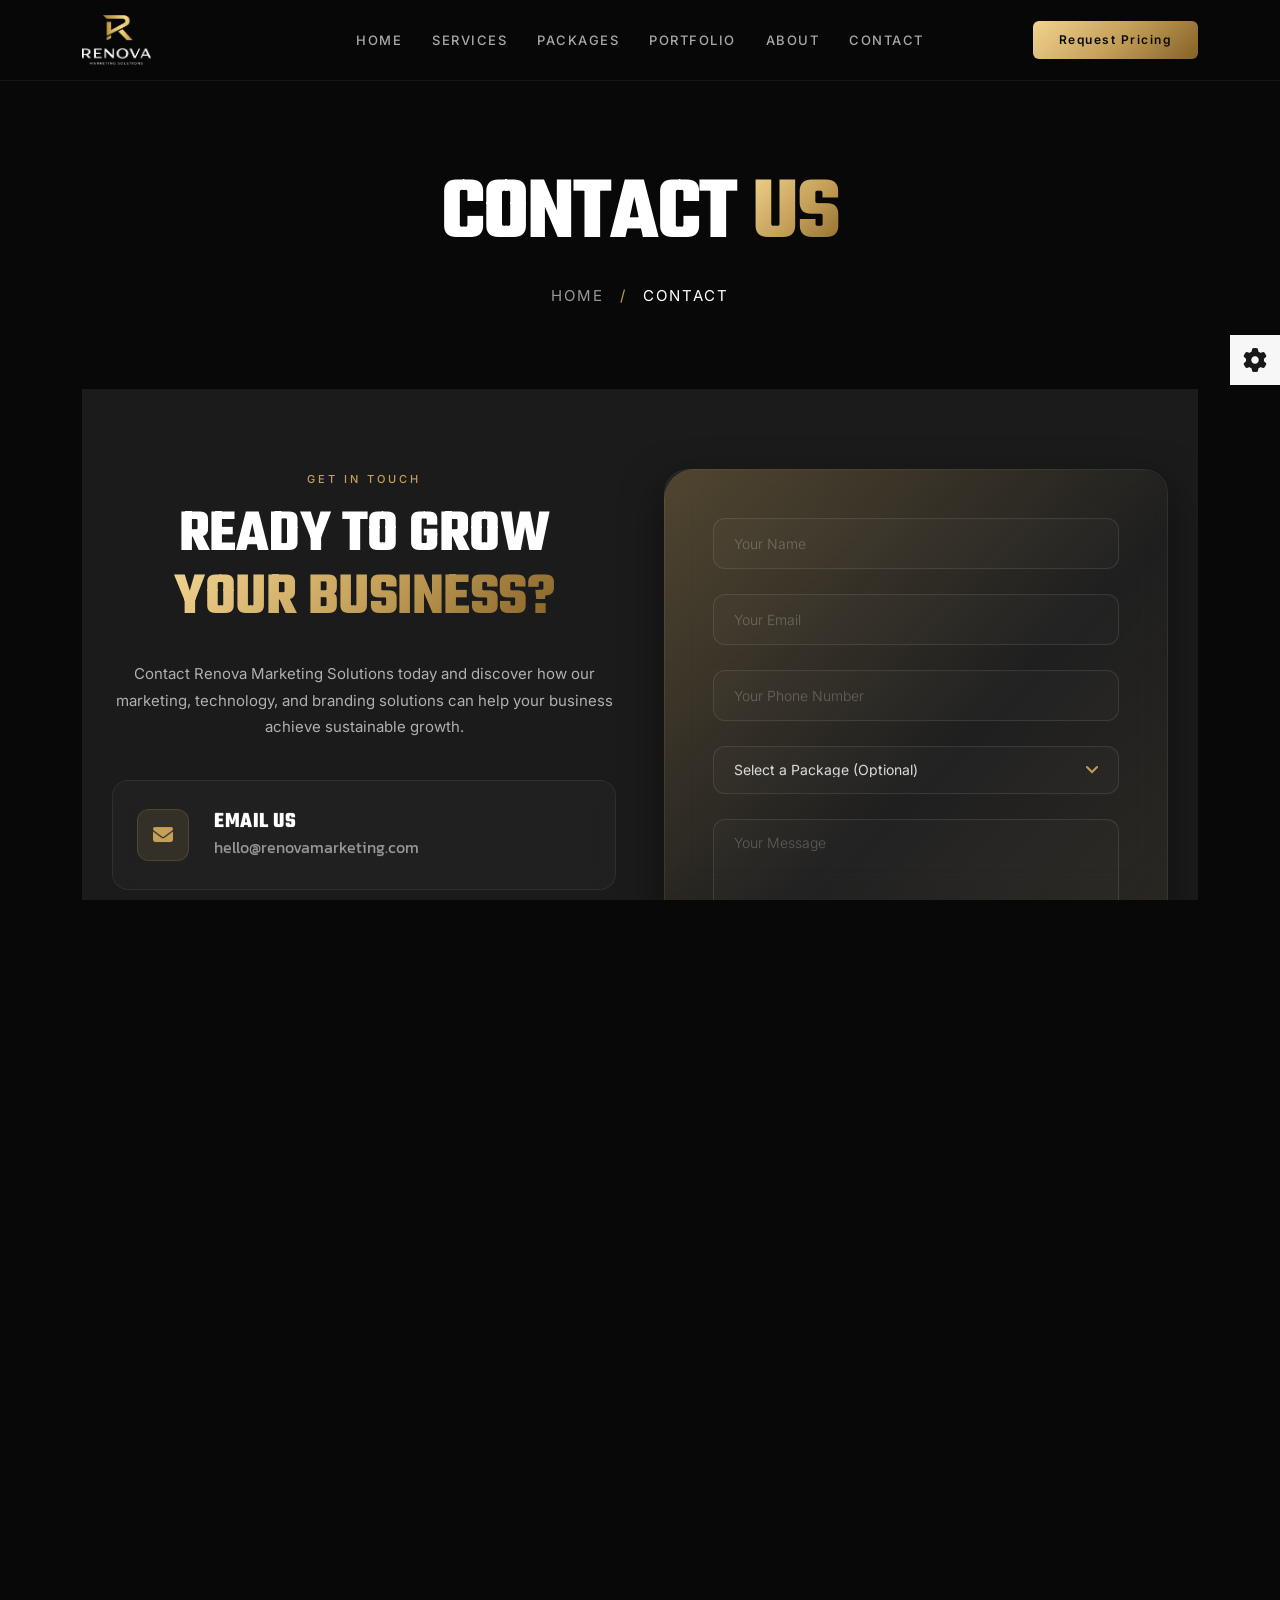
<file: contact.html>
<!doctype html>
<html lang="en">
  <head>
    <meta charset="UTF-8" />
    <meta http-equiv="X-UA-Compatible" content="IE=edge" />
    <meta name="viewport" content="width=device-width, initial-scale=1.0" />
    <meta
      name="description"
      content="Renova Marketing Solutions is a premier marketing and technology agency specializing in web development, branding, SEO, mobile apps, social media management."
    />

    <title>Renova Marketing Solutions | Marketing & Technology Agency</title>

    <!-- Fav Icon -->
    <link rel="icon" type="image/x-icon" href="assets/imgs/logo/favicon.png" />

    <!-- All CSS files -->
    <link rel="stylesheet" href="assets/css/bootstrap.min.css" />
    <link rel="stylesheet" href="assets/css/all.min.css" />
    <link rel="stylesheet" href="assets/css/swiper-bundle.min.css" />
    <link rel="stylesheet" href="assets/css/progressbar.css" />
    <link rel="stylesheet" href="assets/css/meanmenu.min.css" />
    <link rel="stylesheet" href="assets/css/magnific-popup.css" />
    <link rel="stylesheet" href="assets/css/master-web-agency.css" />
    <link rel="stylesheet" href="assets/css/premium.css" />
    <style>
      :root {
        --theme: #c5a059 !important;
        --action: #c5a059 !important;
      }
      img[src*="assets/imgs/icon/icon-s-"],
      img[src*="assets/imgs/shape/img-s-"],
      img[src*="arrow-right-half"] {
        filter: hue-rotate(-32deg) saturate(55%) brightness(105%) !important;
      }
      /* Optimize spacing for consecutive sections sharing the same background color */
      .service-area-inner,
      .testimonial-area-inner,
      .faq-area-inner,
      .contact-area-inner,
      .blog-area-inner {
        padding-top: 80px !important;
        padding-bottom: 80px !important;
      }
      @media only screen and (max-width: 1199px) {
        .service-area-inner,
        .testimonial-area-inner,
        .faq-area-inner,
        .contact-area-inner,
        .blog-area-inner {
          padding-top: 60px !important;
          padding-bottom: 60px !important;
        }
      }
      .blog:hover {
        background: linear-gradient(
          135deg,
          #f1d48f 0%,
          #c5a059 50%,
          #846226 100%
        ) !important;
      }
      .blog:hover .title,
      .blog:hover .text,
      .blog:hover .name {
        color: #121212 !important;
      }
      .blog:hover .meta {
        color: #333333 !important;
      }
      .feature-area {
        background: linear-gradient(
          135deg,
          #f1d48f 0%,
          #c5a059 50%,
          #846226 100%
        ) !important;
      }
      .feature-area .feature-box {
        border-inline-end-color: rgba(0, 0, 0, 0.15) !important;
      }
      #packages {
        padding: 120px 0;
      }
      .pricing-card {
        background: rgba(255, 255, 255, 0.03);
        backdrop-filter: blur(10px);
        border: 1px solid rgba(255, 255, 255, 0.1);
        border-radius: 20px;
        padding: 40px 30px;
        transition: all 0.3s ease;
        height: 100%;
        display: flex;
        flex-direction: column;
        justify-content: space-between;
      }
      .pricing-card:hover {
        transform: translateY(-10px);
        border-color: #c5a059;
        box-shadow: 0 10px 30px rgba(197, 160, 89, 0.2);
      }
      .pricing-card.popular {
        border-color: #c5a059;
        background: linear-gradient(
          145deg,
          rgba(197, 160, 89, 0.08),
          rgba(255, 255, 255, 0.02)
        );
      }
      .pricing-card .badge-popular {
        background: linear-gradient(
          135deg,
          #f1d48f 0%,
          #c5a059 50%,
          #846226 100%
        );
        color: #121212;
        font-size: 12px;
        padding: 5px 12px;
        border-radius: 20px;
        font-weight: 600;
        text-transform: uppercase;
        display: inline-block;
        margin-bottom: 20px;
      }
      .pricing-card .package-name {
        font-size: 28px;
        font-weight: 700;
        text-transform: uppercase;
        margin-bottom: 15px;
        letter-spacing: 1px;
      }
      .pricing-card .package-price {
        font-size: 40px;
        font-weight: 800;
        margin-bottom: 25px;
        color: #c5a059;
      }
      .pricing-card .package-features {
        list-style: none;
        padding: 0;
        margin: 0 0 35px 0;
      }
      .pricing-card .package-features li {
        margin-bottom: 12px;
        font-size: 15px;
        display: flex;
        align-items: center;
        text-transform: none;
        letter-spacing: 0;
      }
      .pricing-card .package-features li i {
        color: #c5a059;
        margin-right: 10px;
        font-size: 14px;
      }
      .pricing-card .btn-pricing {
        width: 100%;
        text-align: center;
        padding: 12px 20px;
        border-radius: 30px;
        font-weight: 600;
        text-transform: uppercase;
        letter-spacing: 1px;
        transition: all 0.3s ease;
        background: transparent;
        border: 2px solid var(--text-color, #fff);
        color: var(--text-color, #fff);
        display: block;
      }
      .pricing-card .btn-pricing:hover {
        background: linear-gradient(
          135deg,
          #f1d48f 0%,
          #c5a059 50%,
          #846226 100%
        ) !important;
        border-color: transparent !important;
        color: #121212 !important;
      }
      .pricing-card.popular .btn-pricing {
        background: linear-gradient(
          135deg,
          #f1d48f 0%,
          #c5a059 50%,
          #846226 100%
        ) !important;
        border-color: transparent !important;
        color: #121212 !important;
      }
      .pricing-card.popular .btn-pricing:hover {
        background: transparent !important;
        border-color: #c5a059 !important;
        color: #c5a059 !important;
      }
      .max-width-600 {
        max-width: 600px;
      }

      /* Theme adaptation */
      body.dark .pricing-card {
        background: rgba(255, 255, 255, 0.03);
        border-color: rgba(255, 255, 255, 0.1);
      }
      body:not(.dark) .pricing-card {
        background: rgba(0, 0, 0, 0.02);
        border-color: rgba(0, 0, 0, 0.08);
      }

      body.dark .pricing-card .btn-pricing {
        border-color: #fff;
        color: #fff;
      }
      body:not(.dark) .pricing-card .btn-pricing {
        border-color: #000;
        color: #000;
      }
      body.dark .pricing-card .btn-pricing:hover {
        border-color: #c5a059 !important;
        color: #fff !important;
      }
      body:not(.dark) .pricing-card .btn-pricing:hover {
        border-color: #c5a059 !important;
        color: #000 !important;
      }
      body.dark .logo-text {
        color: #fff;
      }
      body:not(.dark) .logo-text {
        color: #000;
      }

      /* Contact Form styling */
      .contact-form-wrapper {
        background: rgba(255, 255, 255, 0.02);
        border: 1px solid rgba(255, 255, 255, 0.1);
        padding: 40px;
        border-radius: 20px;
        backdrop-filter: blur(10px);
      }
      body.dark .contact-form-wrapper {
        background: rgba(255, 255, 255, 0.02);
        border-color: rgba(255, 255, 255, 0.1);
      }
      body:not(.dark) .contact-form-wrapper {
        background: rgba(0, 0, 0, 0.02);
        border-color: rgba(0, 0, 0, 0.08);
      }
      .form-group {
        margin-bottom: 20px;
      }
      .form-control-custom {
        background: transparent;
        border: none;
        border-bottom: 1px solid rgba(255, 255, 255, 0.2);
        border-radius: 0;
        color: inherit;
        padding: 12px 5px;
        width: 100%;
        transition: all 0.3s ease;
      }
      body:not(.dark) .form-control-custom {
        border-bottom: 1px solid rgba(0, 0, 0, 0.15);
        color: #000;
      }
      body.dark .form-control-custom {
        color: #fff;
      }
      .form-control-custom::placeholder {
        color: rgba(128, 128, 128, 0.7);
      }
      .form-control-custom:focus {
        outline: none;
        border-bottom-color: #c5a059;
        box-shadow: none;
      }
      .btn-submit-custom {
        background: linear-gradient(
          135deg,
          #f1d48f 0%,
          #c5a059 50%,
          #846226 100%
        );
        color: #121212;
        border: none;
        padding: 14px 30px;
        border-radius: 30px;
        font-weight: 600;
        text-transform: uppercase;
        letter-spacing: 1px;
        cursor: pointer;
        transition: all 0.3s ease;
        margin-top: 15px;
        display: inline-block;
      }
      .btn-submit-custom:hover {
        background: transparent;
        color: inherit;
        border: 2px solid #c5a059;
        padding: 12px 28px;
      }
      body.dark .btn-submit-custom:hover {
        color: #c5a059;
        border-color: #c5a059;
      }
      body:not(.dark) .btn-submit-custom:hover {
        color: #c5a059;
        border-color: #c5a059;
      }
      .contact-info-list {
        list-style: none;
        padding: 0;
        margin: 30px 0 0 0;
      }
      .contact-info-list li {
        margin-bottom: 20px;
        display: flex;
        align-items: center;
        gap: 15px;
        font-size: 18px;
        text-transform: none;
        letter-spacing: 0;
      }
      .contact-info-list li i {
        color: #c5a059;
        font-size: 20px;
        width: 24px;
      }
      .contact-info-list li a {
        color: inherit;
        text-decoration: none;
      }
      .contact-info-list li a:hover {
        color: #c5a059;
      }

      /* Why Choose Us 7-item Grid Enhancements */
      @media (min-width: 992px) {
        .feature-area .features-wrapper {
          grid-template-columns: repeat(3, 1fr) !important;
        }
        .feature-area .features-wrapper .feature-box:nth-child(3n) {
          border-inline-end: none !important;
        }
        .feature-area .features-wrapper .feature-box:nth-child(-n + 6) {
          border-bottom: 1px solid rgba(0, 0, 0, 0.08);
          padding-bottom: 40px;
          margin-bottom: 40px;
        }
        body.dark
          .feature-area
          .features-wrapper
          .feature-box:nth-child(-n + 6) {
          border-bottom-color: rgba(255, 255, 255, 0.08);
        }
      }
      @media (max-width: 991px) and (min-width: 768px) {
        .feature-area .features-wrapper {
          grid-template-columns: repeat(2, 1fr) !important;
        }
        .feature-area .features-wrapper .feature-box:nth-child(2n) {
          border-inline-end: none !important;
        }
        .feature-area .features-wrapper .feature-box:nth-child(-n + 6) {
          border-bottom: 1px solid rgba(0, 0, 0, 0.08);
          padding-bottom: 30px;
          margin-bottom: 30px;
        }
        body.dark
          .feature-area
          .features-wrapper
          .feature-box:nth-child(-n + 6) {
          border-bottom-color: rgba(255, 255, 255, 0.08);
        }
      }
      @media (max-width: 767px) {
        .feature-area .features-wrapper {
          grid-template-columns: 1fr !important;
        }
        .feature-area .features-wrapper .feature-box {
          border-inline-end: none !important;
          border-bottom: 1px solid rgba(0, 0, 0, 0.08);
          padding-bottom: 30px;
          margin-bottom: 30px;
        }
        .feature-area .features-wrapper .feature-box:last-child {
          border-bottom: none !important;
          padding-bottom: 0;
          margin-bottom: 0;
        }
        body.dark .feature-area .features-wrapper .feature-box {
          border-bottom-color: rgba(255, 255, 255, 0.08);
        }
      }
      .feature-box {
        height: 100%;
        display: flex;
        flex-direction: column;
        justify-content: flex-start;
      }
      body.dark .feature-box {
        border-inline-end-color: rgba(255, 255, 255, 0.12) !important;
      }
      body:not(.dark) .feature-box {
        border-inline-end-color: rgba(0, 0, 0, 0.12) !important;
      }

      /* What's Included with Every Project styling */
      .border-top-custom {
        border-top: 1px solid rgba(128, 128, 128, 0.15);
      }
      body:not(.dark) .border-top-custom {
        border-top-color: rgba(0, 0, 0, 0.08);
      }
      .inclusions-grid {
        display: grid;
        grid-template-columns: repeat(2, 1fr);
        gap: 20px 40px;
      }
      .inclusion-item {
        font-size: 18px;
        display: flex;
        align-items: center;
        gap: 12px;
        text-transform: none;
        letter-spacing: 0;
      }
      .inclusion-item i {
        color: #c5a059;
        font-size: 20px;
      }
      @media (max-width: 767px) {
        .inclusions-grid {
          grid-template-columns: 1fr;
          gap: 15px;
          margin-top: 30px;
        }
      }

      /* Portfolio styling */
      .work-area {
        overflow: hidden;
      }
      .work-box {
        border-radius: 20px;
        overflow: hidden;
      }
      .work-box img {
        width: 100%;
        height: auto;
        object-fit: cover;
        border-radius: 20px;
        transition: transform 0.5s ease;
      }
      .work-box:hover img {
        transform: scale(1.05);
      }
      /* Dark mode adaptation for work slider content */
      body.dark .work-box .content {
        background-color: rgba(18, 18, 18, 0.9) !important;
      }
      body.dark .work-box .title {
        color: #fff !important;
      }
      body.dark .work-box .meta {
        color: #999 !important;
      }

      /* Contact Section Redesign */
      .gold-gradient-text {
        background: linear-gradient(
          135deg,
          #f1d48f 0%,
          #c5a059 50%,
          #846226 100%
        ) !important;
        -webkit-background-clip: text !important;
        -webkit-text-fill-color: transparent !important;
        background-clip: text !important;
        display: inline-block;
      }
      .contact-cards-grid {
        display: grid;
        grid-template-columns: 1fr;
        gap: 20px;
      }
      .contact-card {
        background: rgba(255, 255, 255, 0.03);
        border: 1px solid rgba(255, 255, 255, 0.08);
        border-radius: 15px;
        padding: 24px;
        display: flex;
        align-items: center;
        gap: 20px;
        transition: all 0.3s ease;
        backdrop-filter: blur(5px);
      }
      body:not(.dark) .contact-card {
        background: rgba(0, 0, 0, 0.02);
        border-color: rgba(0, 0, 0, 0.06);
      }
      .contact-card:hover {
        transform: translateX(10px);
        border-color: #c5a059;
        box-shadow: 0 5px 15px rgba(197, 160, 89, 0.15);
      }
      .contact-card .card-icon {
        width: 50px;
        height: 50px;
        border-radius: 50%;
        background: linear-gradient(
          135deg,
          #f1d48f 0%,
          #c5a059 50%,
          #846226 100%
        );
        display: flex;
        align-items: center;
        justify-content: center;
        color: #121212;
        font-size: 20px;
        flex-shrink: 0;
        transition: all 0.3s ease;
      }
      .contact-card:hover .card-icon {
        transform: rotate(15deg) scale(1.1);
      }
      .contact-card .card-content {
        display: flex;
        flex-direction: column;
        gap: 4px;
        text-align: left;
      }
      .contact-card .card-title {
        font-family: var(--font_teko);
        font-size: 22px;
        font-weight: 700;
        text-transform: uppercase;
        letter-spacing: 0.5px;
        margin: 0;
        color: var(--primary);
      }
      .contact-card .card-text,
      .contact-card .card-link {
        font-size: 16px;
        color: var(--secondary);
        text-transform: none;
        line-height: 1.4;
      }
      .contact-card .card-link {
        text-decoration: none;
        transition: color 0.3s;
      }
      .contact-card .card-link:hover {
        color: #c5a059;
      }
      .form-control-custom {
        background: rgba(255, 255, 255, 0.02) !important;
        border: 1px solid rgba(255, 255, 255, 0.1) !important;
        border-radius: 12px !important;
        color: inherit;
        padding: 16px 20px !important;
        width: 100%;
        transition: all 0.3s ease;
      }
      body:not(.dark) .form-control-custom {
        background: rgba(0, 0, 0, 0.015) !important;
        border-color: rgba(0, 0, 0, 0.08) !important;
      }
      .form-control-custom:focus {
        border-color: #c5a059 !important;
        background: rgba(255, 255, 255, 0.04) !important;
        box-shadow: 0 0 12px rgba(197, 160, 89, 0.2) !important;
      }
      body.dark .contact-form-wrapper {
        box-shadow:
          0 15px 40px rgba(0, 0, 0, 0.5),
          0 0 30px rgba(197, 160, 89, 0.03);
      }
      /* Sticky Footer Layout */
      .body-wrapper {
        display: flex !important;
        flex-direction: column !important;
        min-height: 100vh !important;
      }
      .body-wrapper main {
        flex: 1 0 auto !important;
      }
      .body-wrapper footer {
        flex-shrink: 0 !important;
      }

      /* Premium Map styling */
      .map-wrapper {
        border-radius: 20px;
        overflow: hidden;
        border: 1px solid rgba(255, 255, 255, 0.1);
        box-shadow: 0 10px 30px rgba(0, 0, 0, 0.15);
        transition: all 0.3s ease;
      }
      body:not(.dark) .map-wrapper {
        border-color: rgba(0, 0, 0, 0.08) !important;
        box-shadow: 0 10px 30px rgba(0, 0, 0, 0.05) !important;
      }
      body.dark .map-wrapper iframe {
        filter: grayscale(1) invert(0.9) contrast(1.2);
      }
      /* Premium Contact UI */
      .contact-card {
        background: rgba(255, 255, 255, 0.03);
        backdrop-filter: blur(12px);
        -webkit-backdrop-filter: blur(12px);
        border: 1px solid rgba(255, 255, 255, 0.1);
        border-radius: 24px;
        padding: 35px 30px;
        transition: all 0.4s cubic-bezier(0.4, 0, 0.2, 1);
        display: flex;
        align-items: center;
        gap: 25px;
        margin-bottom: 25px;
        position: relative;
        overflow: hidden;
      }
      .contact-card::before {
        content: "";
        position: absolute;
        top: 0;
        left: -100%;
        width: 50%;
        height: 100%;
        background: linear-gradient(
          to right,
          transparent,
          rgba(255, 255, 255, 0.05),
          transparent
        );
        transform: skewX(-20deg);
        transition: all 0.6s ease;
      }
      .contact-card:hover::before {
        left: 150%;
      }
      .contact-card:hover {
        transform: translateY(-5px);
        border-color: var(--theme);
        box-shadow:
          0 15px 35px rgba(0, 0, 0, 0.2),
          0 0 20px rgba(197, 160, 89, 0.1);
      }
      .card-icon {
        width: 70px;
        height: 70px;
        border-radius: 50%;
        background: linear-gradient(
          135deg,
          rgba(197, 160, 89, 0.2) 0%,
          rgba(132, 98, 38, 0.2) 100%
        );
        display: flex;
        align-items: center;
        justify-content: center;
        font-size: 28px;
        color: var(--theme);
        flex-shrink: 0;
        border: 1px solid rgba(197, 160, 89, 0.3);
        transition: all 0.4s ease;
      }
      .contact-card:hover .card-icon {
        background: linear-gradient(135deg, var(--theme) 0%, #846226 100%);
        color: #121212;
        transform: scale(1.1) rotate(5deg);
      }
      .card-title {
        font-size: 22px;
        font-weight: 700;
        margin-bottom: 5px;
        color: var(--white);
        font-family: var(--font_teko);
        letter-spacing: 1px;
        text-transform: uppercase;
      }
      .card-link,
      .card-text {
        color: var(--secondary);
        font-size: 16px;
        font-weight: 400;
        transition: color 0.3s ease;
        line-height: 1.5;
        text-decoration: none;
      }
      .card-link:hover {
        color: var(--theme);
      }

      /* Premium Contact Form */
      .contact-form-wrapper {
        background: rgba(255, 255, 255, 0.02);
        backdrop-filter: blur(16px);
        -webkit-backdrop-filter: blur(16px);
        border: 1px solid rgba(255, 255, 255, 0.08);
        border-radius: 30px;
        padding: 50px;
        box-shadow: 0 20px 50px rgba(0, 0, 0, 0.3);
        position: relative;
      }
      .contact-form-wrapper::after {
        content: "";
        position: absolute;
        top: -1px;
        left: -1px;
        right: -1px;
        bottom: -1px;
        background: linear-gradient(
          135deg,
          rgba(197, 160, 89, 0.3),
          transparent,
          rgba(197, 160, 89, 0.1)
        );
        border-radius: 30px;
        z-index: -1;
      }
      .form-group {
        margin-bottom: 25px;
        position: relative;
      }
      .form-control-custom {
        width: 100%;
        background: rgba(0, 0, 0, 0.2);
        border: 1px solid rgba(255, 255, 255, 0.1);
        border-radius: 16px;
        padding: 18px 25px;
        color: var(--white);
        font-size: 16px;
        transition: all 0.3s ease;
        outline: none;
      }
      .form-control-custom:focus {
        background: rgba(0, 0, 0, 0.4);
        border-color: var(--theme);
        box-shadow: 0 0 0 4px rgba(197, 160, 89, 0.1);
      }
      .form-control-custom::placeholder {
        color: rgba(255, 255, 255, 0.4);
        font-weight: 300;
      }
      textarea.form-control-custom {
        resize: vertical;
        min-height: 150px;
      }
      .btn-submit-custom {
        width: 100%;
        background: linear-gradient(
          135deg,
          #f1d48f 0%,
          #c5a059 50%,
          #846226 100%
        );
        color: #121212;
        border: none;
        border-radius: 16px;
        padding: 20px;
        font-size: 18px;
        font-weight: 700;
        text-transform: uppercase;
        letter-spacing: 2px;
        cursor: pointer;
        transition:
          transform 0.3s cubic-bezier(0.25, 0.8, 0.25, 1),
          box-shadow 0.3s cubic-bezier(0.25, 0.8, 0.25, 1);
        position: relative;
        overflow: hidden;
        will-change: transform;
      }
      .btn-submit-custom:hover {
        transform: translateY(-3px);
        box-shadow: 0 10px 20px rgba(197, 160, 89, 0.3);
      }
      .btn-submit-custom::before {
        content: "";
        position: absolute;
        top: 0;
        left: -100%;
        width: 100%;
        height: 100%;
        background: linear-gradient(
          to right,
          transparent,
          rgba(255, 255, 255, 0.3),
          transparent
        );
        transition: left 0.6s ease;
        pointer-events: none;
      }
      .btn-submit-custom:hover::before {
        left: 100%;
      }

      /* Light mode overrides */
      body:not(.dark) .contact-card {
        background: rgba(255, 255, 255, 0.7);
        border-color: rgba(0, 0, 0, 0.08);
        box-shadow: 0 10px 30px rgba(0, 0, 0, 0.05);
      }
      body:not(.dark) .card-title {
        color: var(--primary);
      }
      body:not(.dark) .contact-form-wrapper {
        background: rgba(255, 255, 255, 0.9);
        border-color: rgba(0, 0, 0, 0.08);
        box-shadow: 0 20px 50px rgba(0, 0, 0, 0.08);
      }
      body:not(.dark) .form-control-custom {
        background: rgba(0, 0, 0, 0.03);
        border-color: rgba(0, 0, 0, 0.1);
        color: var(--primary);
      }
      body:not(.dark) .form-control-custom:focus {
        background: rgba(255, 255, 255, 1);
        border-color: var(--theme);
      }
      body:not(.dark) .form-control-custom::placeholder {
        color: rgba(0, 0, 0, 0.4);
      }
      select.form-control-custom {
        cursor: pointer;
        appearance: none;
        -webkit-appearance: none;
        background-image: url("data:image/svg+xml,%3Csvg xmlns='http://www.w3.org/2000/svg' width='12' height='8' viewBox='0 0 12 8'%3E%3Cpath d='M1 1l5 5 5-5' stroke='%23c5a059' stroke-width='2' fill='none' stroke-linecap='round'/%3E%3C/svg%3E") !important;
        background-repeat: no-repeat !important;
        background-position: right 20px center !important;
        padding-right: 45px !important;
      }
      select.form-control-custom option {
        background: #1a1a1a;
        color: #fff;
      }
      body:not(.dark) select.form-control-custom option {
        background: #fff;
        color: #000;
      }
      select.form-control-custom.package-selected {
        border-color: #c5a059 !important;
        box-shadow: 0 0 0 4px rgba(197, 160, 89, 0.15) !important;
      }
    </style>
  </head>

  <body class="font-heading-teko-bold">
    <script>
      (function () {
        var theme = localStorage.getItem("theme") || "dark";
        if (theme === "dark") {
          document.body.classList.add("dark");
        }
      })();
    </script>
    <!-- Preloader -->
    <div id="preloader">
      <div id="container" class="container-preloader">
        <div class="animation-preloader">
          <div class="spinner"></div>
          <div class="txt-loading">
            <span data-text="R" class="characters">R</span>
            <span data-text="E" class="characters">E</span>
            <span data-text="N" class="characters">N</span>
            <span data-text="O" class="characters">O</span>
            <span data-text="V" class="characters">V</span>
            <span data-text="A" class="characters">A</span>
          </div>
        </div>
        <div class="loader-section section-left"></div>
        <div class="loader-section section-right"></div>
      </div>
    </div>

    <!-- Sroll to top -->
    <div class="progress-wrap">
      <svg
        class="progress-circle svg-content"
        width="100%"
        height="100%"
        viewBox="-1 -1 102 102"
      >
        <path d="M50,1 a49,49 0 0,1 0,98 a49,49 0 0,1 0,-98"></path>
      </svg>
    </div>

    <!-- Switcher Area Start -->
    <div class="switcher__area">
      <div class="switcher__icon">
        <button id="switcher_open"><i class="fa-solid fa-gear"></i></button>
        <button id="switcher_close"><i class="fa-solid fa-xmark"></i></button>
      </div>
      <div class="switcher__items">
        <div class="switcher__item">
          <div class="switch__title-wrap">
            <p class="switcher__title">mode</p>
          </div>
          <div class="switcher__btn mode-type wc-col-2">
            <button class="active" data-mode="light">light</button>
            <button data-mode="dark">dark</button>
          </div>
        </div>
        <div class="switcher__item">
          <div class="switch__title-wrap">
            <p class="switcher__title">Language Support</p>
          </div>
          <div class="switcher__btn lang_dir wc-col-2">
            <button class="active" data-mode="ltr">LTR</button>
            <button data-mode="rtl">RTL</button>
          </div>
        </div>
        <div class="switcher__item">
          <div class="switch__title-wrap">
            <p class="switcher__title">Layout</p>
          </div>
          <div class="switcher__btn layout-type wc-col-2">
            <button class="active" data-mode="full-width">Full Width</button>
            <button data-mode="box-layout">Box Layout</button>
          </div>
        </div>
        <div class="switcher__item">
          <div class="switch__title-wrap">
            <p class="switcher__title">Cursor</p>
          </div>
          <div class="switcher__btn">
            <select name="cursor-style" id="cursor_style">
              <option value="1">default</option>
              <option selected value="2">animated</option>
            </select>
          </div>
        </div>
      </div>
    </div>
    <!-- Switcher Area End -->

    <!-- offcanvas start  -->
    <div class="offcanvas-3__area">
      <div class="offcanvas-3__inner">
        <div class="offcanvas-3__meta-wrapper">
          <div class="">
            <button
              id="close_offcanvas"
              class="close-button close-offcanvas"
              onclick="hideCanvas3()"
            >
              <span></span>
              <span></span>
            </button>
          </div>
          <div class="">
            <div class="offcanvas-3__meta mb-145 d-none d-md-block">
              <ul>
                <li>
                  <a href="mailto:hello@renovamarketing.com"
                    >hello@renovamarketing.com</a
                  >
                </li>
                <li>
                  <a href="index.html"
                    >Toronto, ON, Canada <br />
                    New York, NY, USA</a
                  >
                </li>
              </ul>
            </div>
            <div class="offcanvas-3__social d-none d-md-block">
              <p class="title">Follow Us</p>
              <div class="offcanvas-3__social-links">
                <a href="#"><i class="fa-brands fa-facebook-f"></i></a>
                <a href="#"><i class="fa-brands fa-twitter"></i></a>
                <a href="#"><i class="fa-brands fa-instagram"></i></a>
                <a href="#"><i class="fa-brands fa-linkedin"></i></a>
              </div>
            </div>
          </div>
        </div>
        <div class="offcanvas-3__menu-wrapper">
          <nav class="nav-menu offcanvas-3__menu">
            <ul>
              <li><a href="index.html#hero">home</a></li>
              <li><a href="services.html">services</a></li>
              <li><a href="packages.html">packages</a></li>
              <li><a href="index.html#portfolio">portfolio</a></li>
              <li><a href="index.html#about">about</a></li>
              <li><a href="contact.html">contact</a></li>
            </ul>
          </nav>
        </div>
      </div>
    </div>
    <!-- offcanvas end  -->

    <!-- search modal start -->
    <div
      class="modal fade"
      id="search-template"
      data-bs-backdrop="static"
      data-bs-keyboard="false"
      tabindex="-1"
      aria-labelledby="search-template"
      aria-hidden="true"
    >
      <button
        type="button"
        class="btn-close"
        data-bs-dismiss="modal"
        aria-label="Close"
      ></button>
      <div class="modal-dialog modal-dialog-centered">
        <div class="modal-content">
          <div class="modal-body">
            <form action="#" class="form-search">
              <input type="text" placeholder="Search" />
              <button type="submit">
                <i class="fa-solid fa-magnifying-glass"></i>
              </button>
            </form>
          </div>
        </div>
      </div>
    </div>
    <!-- search modal end -->

    <!-- Header area start -->
    <header class="header-area">
      <div class="container large">
        <div class="header-area__inner">
          <div
            class="header__logo"
            style="display: flex; align-items: center; gap: 10px"
          >
            <a
              href="index.html"
              style="
                display: flex;
                align-items: center;
                gap: 10px;
                text-decoration: none;
              "
            >
              <img
                class="show-light"
                src="assets/imgs/logo/logo.png"
                alt="Site Logo"
                style="height: 50px"
              />
              <img
                class="show-dark"
                src="assets/imgs/logo/logo-light.png"
                alt="Site Logo"
                style="height: 50px"
              />
            </a>
          </div>
          <div class="header__nav pos-center">
            <nav class="main-menu">
              <ul>
                <li><a href="index.html#hero">home</a></li>
                <li><a href="services.html">services</a></li>
                <li><a href="packages.html">packages</a></li>
                <li><a href="index.html#portfolio">portfolio</a></li>
                <li><a href="index.html#about">about</a></li>
                <li><a href="contact.html">contact</a></li>
              </ul>
            </nav>
          </div>
          <div class="header__button">
            <a href="contact.html" class="wc-btn wc-btn-primary btn-text-flip">
              <span data-text="Request Pricing">Request Pricing</span></a
            >
          </div>
          <div class="header__navicon d-xl-none">
            <button onclick="showCanvas3()" class="open-offcanvas">
              <i class="fa-solid fa-bars"></i>
            </button>
          </div>
        </div>
      </div>
    </header>
    <!-- Header area end -->

    <div class="has-smooth" id="has_smooth"></div>
    <div id="smooth-wrapper">
      <div id="smooth-content">
        <div class="body-wrapper body-web-agency">
          <!-- overlay switcher close  -->
          <div class="overlay-switcher-close"></div>

          <main>
            <!-- contact hero start -->
            <section
              class="contact-hero-area section-spacing-top"
              style="
                padding-top: 180px;
                padding-bottom: 80px;
                background: rgba(255, 255, 255, 0.01);
              "
            >
              <div class="container">
                <div class="row">
                  <div class="col-lg-12">
                    <div class="section-title-wrapper text-center">
                      <h1
                        class="section-title font-heading-teko-bold"
                        style="
                          font-size: 80px;
                          text-transform: uppercase;
                          margin-bottom: 20px;
                        "
                      >
                        Contact <span class="gold-gradient-text">Us</span>
                      </h1>
                      <p
                        class="text"
                        style="
                          font-size: 20px;
                          text-transform: uppercase;
                          letter-spacing: 2px;
                        "
                      >
                        <a
                          href="index.html#hero"
                          style="color: var(--secondary); text-decoration: none"
                          >Home</a
                        >
                        <span style="color: #c5a059; margin: 0 10px">/</span>
                        <span style="color: var(--primary)">Contact</span>
                      </p>
                    </div>
                  </div>
                </div>
              </div>
            </section>
            <!-- contact hero end -->

            <!-- contact area start  -->
            <section class="contact-area" id="contact">
              <div class="container">
                <div class="contact-area-inner section-spacing">
                  <div class="row g-5">
                    <div class="col-lg-6 has_fade_anim" data-fade-from="left">
                      <div class="section-content">
                        <div class="section-title-wrapper">
                          <div class="subtitle-wrapper mb-20">
                            <span class="section-subtitle">Get in Touch</span>
                          </div>
                          <div class="title-wrapper">
                            <h2
                              class="section-title"
                              style="font-size: 60px; line-height: 1.1"
                            >
                              Ready to grow <br /><span
                                class="gold-gradient-text"
                                >your business?</span
                              >
                            </h2>
                          </div>
                        </div>
                        <div class="text-wrapper mt-30">
                          <p class="text">
                            Contact Renova Marketing Solutions today and
                            discover how our marketing, technology, and branding
                            solutions can help your business achieve sustainable
                            growth.
                          </p>
                        </div>

                        <div class="contact-cards-grid mt-40">
                          <!-- Card 1: Email -->
                          <div class="contact-card">
                            <div class="card-icon">
                              <i class="fa-solid fa-envelope"></i>
                            </div>
                            <div class="card-content">
                              <h4 class="card-title">Email Us</h4>
                              <a
                                href="mailto:hello@renovamarketing.com"
                                class="card-link"
                                >hello@renovamarketing.com</a
                              >
                            </div>
                          </div>
                          <!-- Card 2: Website -->
                          <div class="contact-card">
                            <div class="card-icon">
                              <i class="fa-solid fa-globe"></i>
                            </div>
                            <div class="card-content">
                              <h4 class="card-title">Our Website</h4>
                              <span class="card-text"
                                >www.renovamarketing.com</span
                              >
                            </div>
                          </div>
                          <!-- Card 3: Locations -->
                          <div class="contact-card">
                            <div class="card-icon">
                              <i class="fa-solid fa-location-dot"></i>
                            </div>
                            <div class="card-content">
                              <h4 class="card-title">Locations</h4>
                              <span class="card-text"
                                >Toronto, ON, Canada <br />
                                New York, NY, USA</span
                              >
                            </div>
                          </div>
                        </div>
                      </div>
                    </div>
                    <div class="col-lg-6 has_fade_anim" data-fade-from="right">
                      <div class="contact-form-wrapper">
                        <form action="#" method="POST">
                          <div class="form-group">
                            <input
                              type="text"
                              name="name"
                              class="form-control-custom"
                              placeholder="Your Name"
                              required
                            />
                          </div>
                          <div class="form-group">
                            <input
                              type="email"
                              name="email"
                              class="form-control-custom"
                              placeholder="Your Email"
                              required
                            />
                          </div>
                          <div class="form-group">
                            <input
                              type="text"
                              name="phone"
                              class="form-control-custom"
                              placeholder="Your Phone Number"
                            />
                          </div>
                          <div class="form-group">
                            <select
                              name="package"
                              id="package-select"
                              class="form-control-custom"
                            >
                              <option value="" disabled selected>Select a Package (Optional)</option>
                              <option value="Starter">Starter Package</option>
                              <option value="Growth">Growth Package</option>
                              <option value="Premium">Premium Package</option>
                              <option value="E-Commerce">E-Commerce Package</option>
                              <option value="Custom Solutions">Custom Solutions Package</option>
                              <option value="General Inquiry">General Inquiry</option>
                            </select>
                          </div>
                          <div class="form-group">
                            <textarea
                              name="message"
                              class="form-control-custom"
                              rows="4"
                              placeholder="Your Message"
                              required
                            ></textarea>
                          </div>
                          <button
                            type="submit"
                            class="btn-submit-custom"
                            style="
                              display: flex;
                              align-items: center;
                              justify-content: center;
                              gap: 10px;
                            "
                          >
                            <span>Send Message</span>
                            <i class="fa-solid fa-paper-plane"></i>
                          </button>
                        </form>
                      </div>
                    </div>
                  </div>
                </div>
              </div>
            </section>
            <!-- contact map area start -->
            <section
              class="contact-map-area"
              style="
                padding-bottom: 80px;
                background: rgba(255, 255, 255, 0.01);
              "
            >
              <div class="container">
                <div class="row">
                  <div class="col-lg-12">
                    <div class="map-wrapper">
                      <iframe
                        src="https://www.google.com/maps/embed?pb=!1m18!1m12!1m3!1d184551.8085822363!2d-79.51814144365778!3d43.718155661139414!2m3!1f0!2f0!3f0!3m2!1i1024!2i768!4f13.1!3m3!1m2!1s0x89d4cb90d7c63ba5%3A0x323555502ab4c477!2sToronto%2C%20ON!5e0!3m2!1sen!2sca!4v1718300000000!5m2!1sen!2sca"
                        width="100%"
                        height="450"
                        style="border: 0; display: block"
                        allowfullscreen=""
                        loading="lazy"
                        referrerpolicy="no-referrer-when-downgrade"
                      >
                      </iframe>
                    </div>
                  </div>
                </div>
              </div>
            </section>
            <!-- contact map area end -->
          </main>

          <!-- footer area start  -->
          <footer class="footer-area">
            <div class="container large">
              <div class="copyright-area-inner">
                <div class="copyright-text">
                  <p class="text">
                    © 2026
                    <a href="#">Renova Marketing Solutions</a>
                    . All rights reserved.
                  </p>
                </div>

                <ul class="social-links">
                  <li>
                    <a href="#"><i class="fa-brands fa-facebook-f"></i></a>
                  </li>
                  <li>
                    <a href="#"><i class="fa-brands fa-twitter"></i></a>
                  </li>
                  <li>
                    <a href="#"><i class="fa-brands fa-instagram"></i></a>
                  </li>
                  <li>
                    <a href="#"><i class="fa-brands fa-linkedin"></i></a>
                  </li>
                </ul>
              </div>
            </div>
          </footer>
          <!-- footer area end  -->
        </div>
      </div>
    </div>

    <!-- All JS files -->
    <script src="assets/js/jquery-3.6.0.min.js"></script>
    <script src="assets/js/bootstrap.bundle.min.js"></script>
    <script src="assets/js/jquery.magnific-popup.min.js"></script>
    <script src="assets/js/swiper-bundle.min.js"></script>
    <script src="assets/js/counter.js"></script>
    <script src="assets/js/progressbar.js"></script>
    <script src="assets/js/gsap.min.js"></script>
    <script src="assets/js/ScrollSmoother.min.js"></script>
    <script src="assets/js/ScrollToPlugin.min.js"></script>
    <script src="assets/js/ScrollTrigger.min.js"></script>
    <script src="assets/js/SplitText.min.js"></script>
    <script src="assets/js/jquery.meanmenu.min.js"></script>
    <script src="assets/js/backToTop.js"></script>
    <script src="assets/js/main.js"></script>
    <script src="assets/js/error-handling.js"></script>
    <script src="assets/js/offcanvas.js"></script>

    <script>
      // client slider
      if (".client-slider-active") {
        var client_slider_active = new Swiper(".client-slider-active", {
          slidesPerView: "auto",
          loop: true,
          autoplay: true,
          spaceBetween: 130,
          speed: 3000,
          autoplay: {
            delay: 1,
          },
        });
      }

      // work slider
      if (".work-slider-active") {
        var work_slider_active = new Swiper(".work-slider-active", {
          slidesPerView: "auto",
          loop: true,
          autoplay: true,
          spaceBetween: 10,
          speed: 3000,
          autoplay: {
            delay: 0,
          },
        });
      }

      // testimonial slider
      if (".testimonial-slider-active") {
        var testimonial_slider_active = new Swiper(
          ".testimonial-slider-active",
          {
            effect: "cards",
            grabCursor: true,
            perSlideOffset: 50,
            rotate: false,
            perSlideRotate: 10,
            navigation: {
              prevEl: ".testimonial-button-prev",
              nextEl: ".testimonial-button-next",
            },
          },
        );
      }
    </script>
    <script>
      (function () {
        var theme = localStorage.getItem("theme") || "dark";
        if (theme === "dark") {
          var darkBtn = document.querySelector(
            '.mode-type button[data-mode="dark"]',
          );
          var lightBtn = document.querySelector(
            '.mode-type button[data-mode="light"]',
          );
          if (darkBtn && lightBtn) {
            darkBtn.classList.add("active");
            lightBtn.classList.remove("active");
          }
        }
        document.querySelectorAll(".mode-type button").forEach(function (btn) {
          btn.addEventListener("click", function () {
            var mode = this.getAttribute("data-mode");
            localStorage.setItem("theme", mode);
          });
        });
      })();
    </script>
    <script>
      // Auto-select package from URL param e.g. contact.html?package=Growth
      (function () {
        var params = new URLSearchParams(window.location.search);
        var pkg = params.get("package");
        if (pkg) {
          // decode "Custom+Solutions" → "Custom Solutions"
          pkg = pkg.replace(/\+/g, " ");
          var select = document.getElementById("package-select");
          if (select) {
            for (var i = 0; i < select.options.length; i++) {
              if (select.options[i].value === pkg) {
                select.selectedIndex = i;
                select.classList.add("package-selected");
                break;
              }
            }
          }
        }
      })();
    </script>
  </body>
</html>
</file>
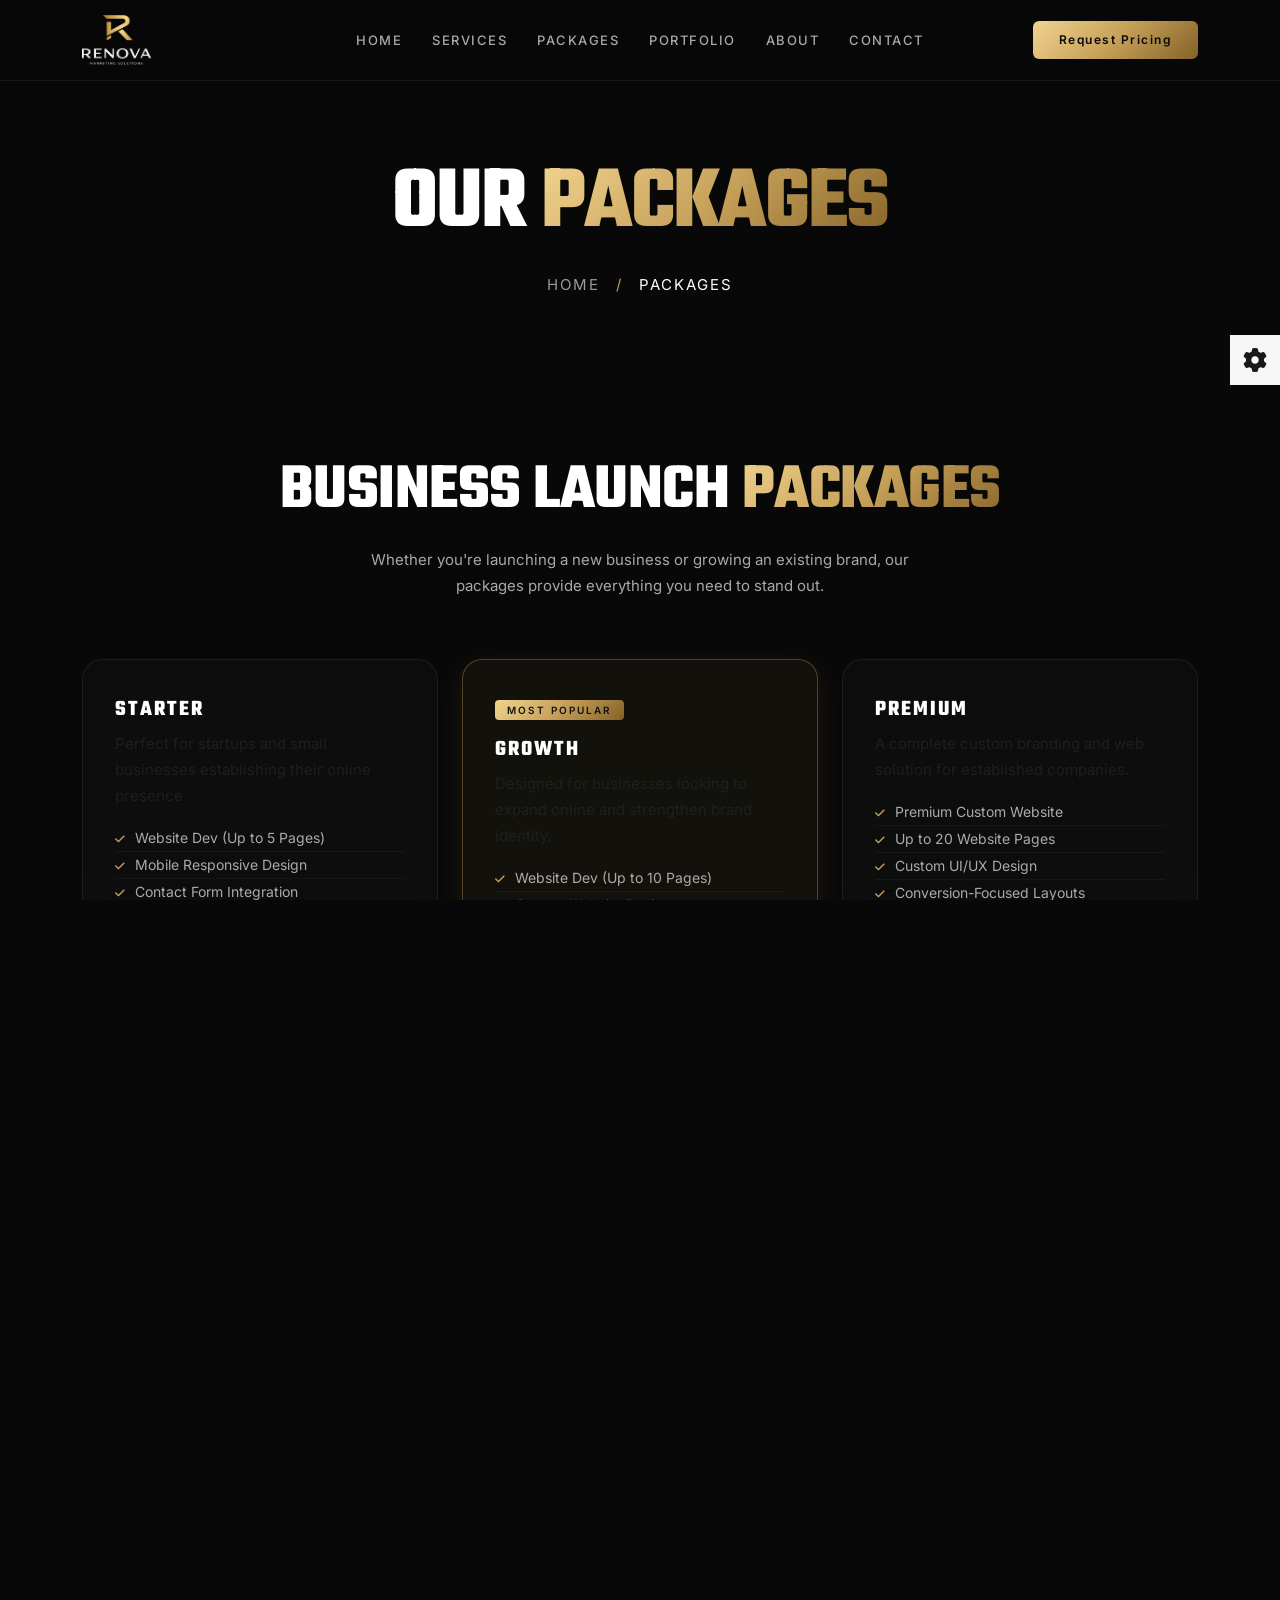
<file: packages.html>
<!doctype html>
<html lang="en">
  <head>
    <meta charset="UTF-8" />
    <meta http-equiv="X-UA-Compatible" content="IE=edge" />
    <meta name="viewport" content="width=device-width, initial-scale=1.0" />
    <meta
      name="description"
      content="Renova Marketing Solutions is a premier marketing and technology agency specializing in web development, branding, SEO, mobile apps, social media management."
    />

    <title>Packages | Renova Marketing Solutions</title>

    <!-- Fav Icon -->
    <link rel="icon" type="image/x-icon" href="assets/imgs/logo/favicon.png" />

    <!-- All CSS files -->
    <link rel="stylesheet" href="assets/css/bootstrap.min.css" />
    <link rel="stylesheet" href="assets/css/all.min.css" />
    <link rel="stylesheet" href="assets/css/swiper-bundle.min.css" />
    <link rel="stylesheet" href="assets/css/progressbar.css" />
    <link rel="stylesheet" href="assets/css/meanmenu.min.css" />
    <link rel="stylesheet" href="assets/css/magnific-popup.css" />
    <link rel="stylesheet" href="assets/css/master-web-agency.css" />
    <link rel="stylesheet" href="assets/css/premium.css" />
    <style>
      :root {
        --theme: #c5a059 !important;
        --action: #c5a059 !important;
      }
      img[src*="assets/imgs/icon/icon-s-"],
      img[src*="assets/imgs/shape/img-s-"],
      img[src*="arrow-right-half"] {
        filter: hue-rotate(-32deg) saturate(55%) brightness(105%) !important;
      }
      /* Optimize spacing for consecutive sections sharing the same background color */
      .service-area-inner,
      .testimonial-area-inner,
      .faq-area-inner,
      .contact-area-inner,
      .blog-area-inner {
        padding-top: 80px !important;
        padding-bottom: 80px !important;
      }
      @media only screen and (max-width: 1199px) {
        .service-area-inner,
        .testimonial-area-inner,
        .faq-area-inner,
        .contact-area-inner,
        .blog-area-inner {
          padding-top: 60px !important;
          padding-bottom: 60px !important;
        }
      }
      .blog:hover {
        background: linear-gradient(
          135deg,
          #f1d48f 0%,
          #c5a059 50%,
          #846226 100%
        ) !important;
      }
      .blog:hover .title,
      .blog:hover .text,
      .blog:hover .name {
        color: #121212 !important;
      }
      .blog:hover .meta {
        color: #333333 !important;
      }
      .feature-area {
        background: linear-gradient(
          135deg,
          #f1d48f 0%,
          #c5a059 50%,
          #846226 100%
        ) !important;
      }
      .feature-area .feature-box {
        border-inline-end-color: rgba(0, 0, 0, 0.15) !important;
      }
      .pricing-card {
        background: rgba(255, 255, 255, 0.03);
        backdrop-filter: blur(10px);
        border: 1px solid rgba(255, 255, 255, 0.1);
        border-radius: 20px;
        padding: 40px 30px;
        transition: all 0.3s ease;
        height: 100%;
        display: flex;
        flex-direction: column;
        justify-content: space-between;
      }
      .pricing-card:hover {
        transform: translateY(-10px);
        border-color: #c5a059;
        box-shadow: 0 10px 30px rgba(197, 160, 89, 0.2);
      }
      .pricing-card.popular {
        border-color: #c5a059;
        background: linear-gradient(
          145deg,
          rgba(197, 160, 89, 0.08),
          rgba(255, 255, 255, 0.02)
        );
      }
      .pricing-card .badge-popular {
        background: linear-gradient(
          135deg,
          #f1d48f 0%,
          #c5a059 50%,
          #846226 100%
        );
        color: #121212;
        font-size: 12px;
        padding: 5px 12px;
        border-radius: 20px;
        font-weight: 600;
        text-transform: uppercase;
        display: inline-block;
        margin-bottom: 20px;
      }
      .pricing-card .package-name {
        font-size: 28px;
        font-weight: 700;
        text-transform: uppercase;
        margin-bottom: 15px;
        letter-spacing: 1px;
      }
      .pricing-card .package-price {
        font-size: 40px;
        font-weight: 800;
        margin-bottom: 25px;
        color: #c5a059;
      }
      .pricing-card .package-features {
        list-style: none;
        padding: 0;
        margin: 0 0 35px 0;
      }
      .pricing-card .package-features li {
        margin-bottom: 12px;
        font-size: 15px;
        display: flex;
        align-items: center;
        text-transform: none;
        letter-spacing: 0;
      }
      .pricing-card .package-features li i {
        color: #c5a059;
        margin-right: 10px;
        font-size: 14px;
      }
      .pricing-card .btn-pricing {
        width: 100%;
        text-align: center;
        padding: 12px 20px;
        border-radius: 30px;
        font-weight: 600;
        text-transform: uppercase;
        letter-spacing: 1px;
        transition: all 0.3s ease;
        background: transparent;
        border: 2px solid var(--text-color, #fff);
        color: var(--text-color, #fff);
        display: block;
      }
      .pricing-card .btn-pricing:hover {
        background: linear-gradient(
          135deg,
          #f1d48f 0%,
          #c5a059 50%,
          #846226 100%
        ) !important;
        border-color: transparent !important;
        color: #121212 !important;
      }
      .pricing-card.popular .btn-pricing {
        background: linear-gradient(
          135deg,
          #f1d48f 0%,
          #c5a059 50%,
          #846226 100%
        ) !important;
        border-color: transparent !important;
        color: #121212 !important;
      }
      .pricing-card.popular .btn-pricing:hover {
        background: transparent !important;
        border-color: #c5a059 !important;
        color: #c5a059 !important;
      }
      .max-width-600 {
        max-width: 600px;
      }

      /* Theme adaptation */
      body.dark .pricing-card {
        background: rgba(255, 255, 255, 0.03);
        border-color: rgba(255, 255, 255, 0.1);
      }
      body:not(.dark) .pricing-card {
        background: rgba(0, 0, 0, 0.02);
        border-color: rgba(0, 0, 0, 0.08);
      }

      body.dark .pricing-card .btn-pricing {
        border-color: #fff;
        color: #fff;
      }
      body:not(.dark) .pricing-card .btn-pricing {
        border-color: #000;
        color: #000;
      }
      body.dark .pricing-card .btn-pricing:hover {
        border-color: #c5a059 !important;
        color: #fff !important;
      }
      body:not(.dark) .pricing-card .btn-pricing:hover {
        border-color: #c5a059 !important;
        color: #000 !important;
      }
      body.dark .logo-text {
        color: #fff;
      }
      body:not(.dark) .logo-text {
        color: #000;
      }

      /* What's Included with Every Project styling */
      .border-top-custom {
        border-top: 1px solid rgba(128, 128, 128, 0.15);
      }
      body:not(.dark) .border-top-custom {
        border-top-color: rgba(0, 0, 0, 0.08);
      }
      .inclusions-grid {
        display: grid;
        grid-template-columns: repeat(2, 1fr);
        gap: 20px 40px;
      }
      .inclusion-item {
        font-size: 18px;
        display: flex;
        align-items: center;
        gap: 12px;
        text-transform: none;
        letter-spacing: 0;
      }
      .inclusion-item i {
        color: #c5a059;
        font-size: 20px;
      }
      @media (max-width: 767px) {
        .inclusions-grid {
          grid-template-columns: 1fr;
          gap: 15px;
          margin-top: 30px;
        }
      }

      /* Gold gradient text */
      .gold-gradient-text {
        background: linear-gradient(
          135deg,
          #f1d48f 0%,
          #c5a059 50%,
          #846226 100%
        ) !important;
        -webkit-background-clip: text !important;
        -webkit-text-fill-color: transparent !important;
        background-clip: text !important;
        display: inline-block;
      }

      /* Sticky Footer Layout */
      .body-wrapper {
        display: flex !important;
        flex-direction: column !important;
        min-height: 100vh !important;
      }
      .body-wrapper main {
        flex: 1 0 auto !important;
      }
      .body-wrapper footer {
        flex-shrink: 0 !important;
      }
    </style>
  </head>

  <body class="font-heading-teko-bold">
    <script>
      (function () {
        var theme = localStorage.getItem("theme") || "dark";
        if (theme === "dark") {
          document.body.classList.add("dark");
        }
      })();
    </script>
    <!-- Preloader -->
    <div id="preloader">
      <div id="container" class="container-preloader">
        <div class="animation-preloader">
          <div class="spinner"></div>
          <div class="txt-loading">
            <span data-text="R" class="characters">R</span>
            <span data-text="E" class="characters">E</span>
            <span data-text="N" class="characters">N</span>
            <span data-text="O" class="characters">O</span>
            <span data-text="V" class="characters">V</span>
            <span data-text="A" class="characters">A</span>
          </div>
        </div>
        <div class="loader-section section-left"></div>
        <div class="loader-section section-right"></div>
      </div>
    </div>

    <!-- Scroll to top -->
    <div class="progress-wrap">
      <svg
        class="progress-circle svg-content"
        width="100%"
        height="100%"
        viewBox="-1 -1 102 102"
      >
        <path d="M50,1 a49,49 0 0,1 0,98 a49,49 0 0,1 0,-98"></path>
      </svg>
    </div>

    <!-- Switcher Area Start -->
    <div class="switcher__area">
      <div class="switcher__icon">
        <button id="switcher_open"><i class="fa-solid fa-gear"></i></button>
        <button id="switcher_close"><i class="fa-solid fa-xmark"></i></button>
      </div>
      <div class="switcher__items">
        <div class="switcher__item">
          <div class="switch__title-wrap">
            <p class="switcher__title">mode</p>
          </div>
          <div class="switcher__btn mode-type wc-col-2">
            <button class="active" data-mode="light">light</button>
            <button data-mode="dark">dark</button>
          </div>
        </div>
        <div class="switcher__item">
          <div class="switch__title-wrap">
            <p class="switcher__title">Language Support</p>
          </div>
          <div class="switcher__btn lang_dir wc-col-2">
            <button class="active" data-mode="ltr">LTR</button>
            <button data-mode="rtl">RTL</button>
          </div>
        </div>
        <div class="switcher__item">
          <div class="switch__title-wrap">
            <p class="switcher__title">Layout</p>
          </div>
          <div class="switcher__btn layout-type wc-col-2">
            <button class="active" data-mode="full-width">Full Width</button>
            <button data-mode="box-layout">Box Layout</button>
          </div>
        </div>
        <div class="switcher__item">
          <div class="switch__title-wrap">
            <p class="switcher__title">Cursor</p>
          </div>
          <div class="switcher__btn">
            <select name="cursor-style" id="cursor_style">
              <option value="1">default</option>
              <option selected value="2">animated</option>
            </select>
          </div>
        </div>
      </div>
    </div>
    <!-- Switcher Area End -->

    <!-- offcanvas start  -->
    <div class="offcanvas-3__area">
      <div class="offcanvas-3__inner">
        <div class="offcanvas-3__meta-wrapper">
          <div class="">
            <button
              id="close_offcanvas"
              class="close-button close-offcanvas"
              onclick="hideCanvas3()"
            >
              <span></span>
              <span></span>
            </button>
          </div>
          <div class="">
            <div class="offcanvas-3__meta mb-145 d-none d-md-block">
              <ul>
                <li>
                  <a href="mailto:hello@renovamarketing.com"
                    >hello@renovamarketing.com</a
                  >
                </li>
                <li>
                  <a href="index.html"
                    >Toronto, ON, Canada <br />
                    New York, NY, USA</a
                  >
                </li>
              </ul>
            </div>
            <div class="offcanvas-3__social d-none d-md-block">
              <p class="title">Follow Us</p>
              <div class="offcanvas-3__social-links">
                <a href="#"><i class="fa-brands fa-facebook-f"></i></a>
                <a href="#"><i class="fa-brands fa-twitter"></i></a>
                <a href="#"><i class="fa-brands fa-instagram"></i></a>
                <a href="#"><i class="fa-brands fa-linkedin"></i></a>
              </div>
            </div>
          </div>
        </div>
        <div class="offcanvas-3__menu-wrapper">
          <nav class="nav-menu offcanvas-3__menu">
            <ul>
              <li><a href="index.html#hero">home</a></li>
              <li><a href="services.html">services</a></li>
              <li><a href="packages.html">packages</a></li>
              <li><a href="index.html#portfolio">portfolio</a></li>
              <li><a href="index.html#about">about</a></li>
              <li><a href="contact.html">contact</a></li>
            </ul>
          </nav>
        </div>
      </div>
    </div>
    <!-- offcanvas end  -->

    <!-- search modal start -->
    <div
      class="modal fade"
      id="search-template"
      data-bs-backdrop="static"
      data-bs-keyboard="false"
      tabindex="-1"
      aria-labelledby="search-template"
      aria-hidden="true"
    >
      <button
        type="button"
        class="btn-close"
        data-bs-dismiss="modal"
        aria-label="Close"
      ></button>
      <div class="modal-dialog modal-dialog-centered">
        <div class="modal-content">
          <div class="modal-body">
            <form action="#" class="form-search">
              <input type="text" placeholder="Search" />
              <button type="submit">
                <i class="fa-solid fa-magnifying-glass"></i>
              </button>
            </form>
          </div>
        </div>
      </div>
    </div>
    <!-- search modal end -->

    <!-- Header area start -->
    <header class="header-area">
      <div class="container large">
        <div class="header-area__inner">
          <div
            class="header__logo"
            style="display: flex; align-items: center; gap: 10px"
          >
            <a
              href="index.html"
              style="
                display: flex;
                align-items: center;
                gap: 10px;
                text-decoration: none;
              "
            >
              <img
                class="show-light"
                src="assets/imgs/logo/logo.png"
                alt="Site Logo"
                style="height: 50px"
              />
              <img
                class="show-dark"
                src="assets/imgs/logo/logo-light.png"
                alt="Site Logo"
                style="height: 50px"
              />
            </a>
          </div>
          <div class="header__nav pos-center">
            <nav class="main-menu">
              <ul>
                <li><a href="index.html#hero">home</a></li>
                <li><a href="services.html">services</a></li>
                <li><a href="packages.html">packages</a></li>
                <li><a href="index.html#portfolio">portfolio</a></li>
                <li><a href="index.html#about">about</a></li>
                <li><a href="contact.html">contact</a></li>
              </ul>
            </nav>
          </div>
          <div class="header__button">
            <a href="contact.html" class="wc-btn wc-btn-primary btn-text-flip">
              <span data-text="Request Pricing">Request Pricing</span></a
            >
          </div>
          <div class="header__navicon d-xl-none">
            <button onclick="showCanvas3()" class="open-offcanvas">
              <i class="fa-solid fa-bars"></i>
            </button>
          </div>
        </div>
      </div>
    </header>
    <!-- Header area end -->

    <div class="has-smooth" id="has_smooth"></div>
    <div id="smooth-wrapper">
      <div id="smooth-content">
        <div class="body-wrapper body-web-agency">
          <!-- overlay switcher close  -->
          <div class="overlay-switcher-close"></div>

          <main>
            <!-- packages hero start -->
            <section
              class="contact-hero-area section-spacing-top"
              style="
                padding-top: 180px;
                padding-bottom: 80px;
                background: rgba(255, 255, 255, 0.01);
              "
            >
              <div class="container">
                <div class="row">
                  <div class="col-lg-12">
                    <div class="section-title-wrapper text-center">
                      <h1
                        class="section-title font-heading-teko-bold"
                        style="
                          font-size: 80px;
                          text-transform: uppercase;
                          margin-bottom: 20px;
                        "
                      >
                        Our <span class="gold-gradient-text">Packages</span>
                      </h1>
                      <p
                        class="text"
                        style="
                          font-size: 20px;
                          text-transform: uppercase;
                          letter-spacing: 2px;
                        "
                      >
                        <a
                          href="index.html#hero"
                          style="color: var(--secondary); text-decoration: none"
                          >Home</a
                        >
                        <span style="color: #c5a059; margin: 0 10px">/</span>
                        <span style="color: var(--primary)">Packages</span>
                      </p>
                    </div>
                  </div>
                </div>
              </div>
            </section>
            <!-- packages hero end -->

            <!-- packages area start  -->
            <section class="packages-area section-spacing" id="packages">
              <div class="container">
                <div class="section-header text-center mb-60">
                  <div class="section-title-wrapper justify-content-center">
                    <h2 class="section-title text-center">
                      Business Launch <span>Packages</span>
                    </h2>
                  </div>
                  <p class="text max-width-600 mx-auto mt-20">
                    Whether you're launching a new business or growing an
                    existing brand, our packages provide everything you need to
                    stand out.
                  </p>
                </div>

                <!-- Tier 1: Starter, Growth, Premium -->
                <div class="row g-4 justify-content-center mb-5">
                  <div class="col-lg-4 col-md-6">
                    <div class="pricing-card">
                      <div>
                        <h3 class="package-name">Starter</h3>
                        <p class="text-muted mb-3">
                          Perfect for startups and small businesses establishing
                          their online presence.
                        </p>
                        <ul class="package-features">
                          <li>
                            <i class="fa-solid fa-check"></i> Website Dev (Up to
                            5 Pages)
                          </li>
                          <li>
                            <i class="fa-solid fa-check"></i> Mobile Responsive
                            Design
                          </li>
                          <li>
                            <i class="fa-solid fa-check"></i> Contact Form
                            Integration
                          </li>
                          <li>
                            <i class="fa-solid fa-check"></i> Google Maps
                            Integration
                          </li>
                          <li>
                            <i class="fa-solid fa-check"></i> Basic SEO Setup
                          </li>
                          <li>
                            <i class="fa-solid fa-check"></i> Custom Logo Design
                          </li>
                          <li>
                            <i class="fa-solid fa-check"></i> Business Card &
                            Letterhead
                          </li>
                          <li>
                            <i class="fa-solid fa-check"></i> 1 Month Free
                            Support
                          </li>
                        </ul>
                      </div>
                      <a href="contact.html?package=Starter" class="btn-pricing"
                        >Request Pricing</a
                      >
                    </div>
                  </div>

                  <div class="col-lg-4 col-md-6">
                    <div class="pricing-card popular">
                      <div>
                        <span class="badge-popular">Most Popular</span>
                        <h3 class="package-name">Growth</h3>
                        <p class="text-muted mb-3">
                          Designed for businesses looking to expand online and
                          strengthen brand identity.
                        </p>
                        <ul class="package-features">
                          <li>
                            <i class="fa-solid fa-check"></i> Website Dev (Up to
                            10 Pages)
                          </li>
                          <li>
                            <i class="fa-solid fa-check"></i> Custom Website
                            Design
                          </li>
                          <li>
                            <i class="fa-solid fa-check"></i> Lead Generation
                            Forms
                          </li>
                          <li>
                            <i class="fa-solid fa-check"></i> Advanced SEO Setup
                          </li>
                          <li>
                            <i class="fa-solid fa-check"></i> Google Analytics
                            Integration
                          </li>
                          <li>
                            <i class="fa-solid fa-check"></i> Speed Optimization
                          </li>
                          <li>
                            <i class="fa-solid fa-check"></i> Complete Brand
                            Identity
                          </li>
                          <li>
                            <i class="fa-solid fa-check"></i> Social Media
                            Profile Branding
                          </li>
                          <li>
                            <i class="fa-solid fa-check"></i> 1 Month Free
                            Support
                          </li>
                        </ul>
                      </div>
                      <a href="contact.html?package=Growth" class="btn-pricing"
                        >Request Pricing</a
                      >
                    </div>
                  </div>

                  <div class="col-lg-4 col-md-6">
                    <div class="pricing-card">
                      <div>
                        <h3 class="package-name">Premium</h3>
                        <p class="text-muted mb-3">
                          A complete custom branding and web solution for
                          established companies.
                        </p>
                        <ul class="package-features">
                          <li>
                            <i class="fa-solid fa-check"></i> Premium Custom
                            Website
                          </li>
                          <li>
                            <i class="fa-solid fa-check"></i> Up to 20 Website
                            Pages
                          </li>
                          <li>
                            <i class="fa-solid fa-check"></i> Custom UI/UX
                            Design
                          </li>
                          <li>
                            <i class="fa-solid fa-check"></i> Conversion-Focused
                            Layouts
                          </li>
                          <li>
                            <i class="fa-solid fa-check"></i> Blog Integration
                          </li>
                          <li>
                            <i class="fa-solid fa-check"></i> Advanced SEO
                            Foundation
                          </li>
                          <li>
                            <i class="fa-solid fa-check"></i> Speed & Perf
                            Optimization
                          </li>
                          <li>
                            <i class="fa-solid fa-check"></i> Social Media &
                            Marketing Kit
                          </li>
                          <li>
                            <i class="fa-solid fa-check"></i> 1 Month Free
                            Support
                          </li>
                        </ul>
                      </div>
                      <a href="contact.html?package=Premium" class="btn-pricing"
                        >Request Pricing</a
                      >
                    </div>
                  </div>
                </div>

                <!-- Tier 2: E-Commerce & Custom Dev -->
                <div class="row g-4 justify-content-center">
                  <div class="col-md-6">
                    <div class="pricing-card">
                      <div>
                        <h3 class="package-name">E-Commerce</h3>
                        <p class="text-muted mb-3">
                          Launch and grow your professional online store with
                          checkout solutions.
                        </p>
                        <ul class="package-features">
                          <li>
                            <i class="fa-solid fa-check"></i> E-Commerce Website
                            Dev
                          </li>
                          <li>
                            <i class="fa-solid fa-check"></i> Product Management
                            System
                          </li>
                          <li>
                            <i class="fa-solid fa-check"></i> Secure Payment
                            Gateway
                          </li>
                          <li>
                            <i class="fa-solid fa-check"></i> Shipping
                            Configuration
                          </li>
                          <li>
                            <i class="fa-solid fa-check"></i> SEO-Friendly
                            Structure
                          </li>
                          <li>
                            <i class="fa-solid fa-check"></i> Professional Logo
                            Design
                          </li>
                          <li>
                            <i class="fa-solid fa-check"></i> Product Category
                            Setup
                          </li>
                          <li>
                            <i class="fa-solid fa-check"></i> Store Management
                            Training
                          </li>
                          <li>
                            <i class="fa-solid fa-check"></i> 1 Month Free
                            Support
                          </li>
                        </ul>
                      </div>
                      <a href="contact.html?package=E-Commerce" class="btn-pricing"
                        >Request Pricing</a
                      >
                    </div>
                  </div>

                  <div class="col-md-6">
                    <div class="pricing-card">
                      <div>
                        <h3 class="package-name">Custom Solutions</h3>
                        <p class="text-muted mb-3">
                          Need something beyond? Custom digital applications
                          tailored to your business needs.
                        </p>
                        <ul class="package-features">
                          <li>
                            <i class="fa-solid fa-check"></i> Custom Web
                            Application Dev
                          </li>
                          <li>
                            <i class="fa-solid fa-check"></i> Android & iOS App
                            Development
                          </li>
                          <li>
                            <i class="fa-solid fa-check"></i> SaaS Platform
                            Development
                          </li>
                          <li>
                            <i class="fa-solid fa-check"></i> Booking Systems &
                            CRM Tools
                          </li>
                          <li>
                            <i class="fa-solid fa-check"></i> Business
                            Automation Tools
                          </li>
                          <li>
                            <i class="fa-solid fa-check"></i> API Integrations &
                            Webhooks
                          </li>
                          <li>
                            <i class="fa-solid fa-check"></i> 1 Month Free
                            Support
                          </li>
                        </ul>
                      </div>
                      <a href="contact.html?package=Custom+Solutions" class="btn-pricing"
                        >Request Pricing</a
                      >
                    </div>
                  </div>
                </div>

                <!-- What's Included With Every Project -->
                <div
                  class="project-inclusions-box mt-80 pt-60 border-top-custom"
                >
                  <div class="row">
                    <div class="col-lg-4">
                      <div class="inclusion-header has_fade_anim">
                        <h3
                          class="inclusion-title font-heading-teko-bold"
                          style="font-size: 32px; text-transform: uppercase"
                        >
                          What's Included <br />With Every Project
                        </h3>
                        <p class="text mt-15">
                          Every Renova project is built with quality,
                          performance, and long-term success in mind.
                        </p>
                      </div>
                    </div>
                    <div class="col-lg-8">
                      <div class="inclusions-grid">
                        <div
                          class="inclusion-item has_fade_anim"
                          data-delay="0.1"
                        >
                          <i class="fa-solid fa-circle-check"></i>
                          Mobile-Friendly Design
                        </div>
                        <div
                          class="inclusion-item has_fade_anim"
                          data-delay="0.15"
                        >
                          <i class="fa-solid fa-circle-check"></i> SEO-Friendly
                          Structure
                        </div>
                        <div
                          class="inclusion-item has_fade_anim"
                          data-delay="0.2"
                        >
                          <i class="fa-solid fa-circle-check"></i> Fast Loading
                          Performance
                        </div>
                        <div
                          class="inclusion-item has_fade_anim"
                          data-delay="0.25"
                        >
                          <i class="fa-solid fa-circle-check"></i> Secure
                          Website Setup
                        </div>
                        <div
                          class="inclusion-item has_fade_anim"
                          data-delay="0.3"
                        >
                          <i class="fa-solid fa-circle-check"></i> Professional
                          Branding Assets
                        </div>
                        <div
                          class="inclusion-item has_fade_anim"
                          data-delay="0.35"
                        >
                          <i class="fa-solid fa-circle-check"></i> Dedicated
                          Project Manager
                        </div>
                        <div
                          class="inclusion-item has_fade_anim"
                          data-delay="0.4"
                        >
                          <i class="fa-solid fa-circle-check"></i> Transparent
                          Communication
                        </div>
                        <div
                          class="inclusion-item has_fade_anim"
                          data-delay="0.45"
                        >
                          <i class="fa-solid fa-circle-check"></i> Quality
                          Assurance Testing
                        </div>
                        <div
                          class="inclusion-item has_fade_anim"
                          data-delay="0.5"
                        >
                          <i class="fa-solid fa-circle-check"></i>
                          Growth-Focused Strategy
                        </div>
                        <div
                          class="inclusion-item has_fade_anim"
                          data-delay="0.55"
                        >
                          <i class="fa-solid fa-circle-check"></i> 1 Month Free
                          Support
                        </div>
                      </div>
                    </div>
                  </div>
                </div>
              </div>
            </section>
            <!-- packages area end  -->

            <!-- cta area start  -->
            <section class="cta-area">
              <div class="container">
                <div class="cta-area-inner section-spacing">
                  <div class="section-header">
                    <div class="section-title-wrapper">
                      <div class="subtitle-wrapper">
                        <span class="section-subtitle has_fade_anim"
                          >🖐️ Hello
                          <img
                            class="show-light"
                            src="assets/imgs/shape/img-s-6.webp"
                            alt="image"
                          />
                          <img
                            class="show-dark"
                            src="assets/imgs/shape/img-s-6-light.webp"
                            alt="image"
                          />
                        </span>
                      </div>
                      <div class="title-wrapper">
                        <h2 class="section-title has_fade_anim">
                          Let's Talk with us
                        </h2>
                      </div>
                    </div>
                    <div class="btn-wrapper has_fade_anim">
                      <a
                        href="mailto:hello@renovamarketing.com"
                        class="wc-btn wc-btn-underline"
                        >hello@renovamarketing.com</a
                      >
                    </div>
                  </div>
                </div>
              </div>
            </section>
            <!-- cta area end  -->
          </main>

          <!-- footer area start  -->
          <footer class="footer-area">
            <div class="container large">
              <div class="copyright-area-inner">
                <div class="copyright-text">
                  <p class="text">
                    © 2026
                    <a href="#">Renova Marketing Solutions</a>
                    . All rights reserved.
                  </p>
                </div>

                <ul class="social-links">
                  <li>
                    <a href="#"><i class="fa-brands fa-facebook-f"></i></a>
                  </li>
                  <li>
                    <a href="#"><i class="fa-brands fa-twitter"></i></a>
                  </li>
                  <li>
                    <a href="#"><i class="fa-brands fa-instagram"></i></a>
                  </li>
                  <li>
                    <a href="#"><i class="fa-brands fa-linkedin"></i></a>
                  </li>
                </ul>
              </div>
            </div>
          </footer>
          <!-- footer area end  -->
        </div>
      </div>
    </div>

    <!-- All JS files -->
    <script src="assets/js/jquery-3.6.0.min.js"></script>
    <script src="assets/js/bootstrap.bundle.min.js"></script>
    <script src="assets/js/jquery.magnific-popup.min.js"></script>
    <script src="assets/js/swiper-bundle.min.js"></script>
    <script src="assets/js/counter.js"></script>
    <script src="assets/js/progressbar.js"></script>
    <script src="assets/js/gsap.min.js"></script>
    <script src="assets/js/ScrollSmoother.min.js"></script>
    <script src="assets/js/ScrollToPlugin.min.js"></script>
    <script src="assets/js/ScrollTrigger.min.js"></script>
    <script src="assets/js/SplitText.min.js"></script>
    <script src="assets/js/jquery.meanmenu.min.js"></script>
    <script src="assets/js/backToTop.js"></script>
    <script src="assets/js/main.js"></script>
    <script src="assets/js/error-handling.js"></script>
    <script src="assets/js/offcanvas.js"></script>

    <script>
      (function () {
        var theme = localStorage.getItem("theme") || "dark";
        if (theme === "dark") {
          var darkBtn = document.querySelector(
            '.mode-type button[data-mode="dark"]',
          );
          var lightBtn = document.querySelector(
            '.mode-type button[data-mode="light"]',
          );
          if (darkBtn && lightBtn) {
            darkBtn.classList.add("active");
            lightBtn.classList.remove("active");
          }
        }
        document.querySelectorAll(".mode-type button").forEach(function (btn) {
          btn.addEventListener("click", function () {
            var mode = this.getAttribute("data-mode");
            localStorage.setItem("theme", mode);
          });
        });
      })();
    </script>
  </body>
</html>
</file>
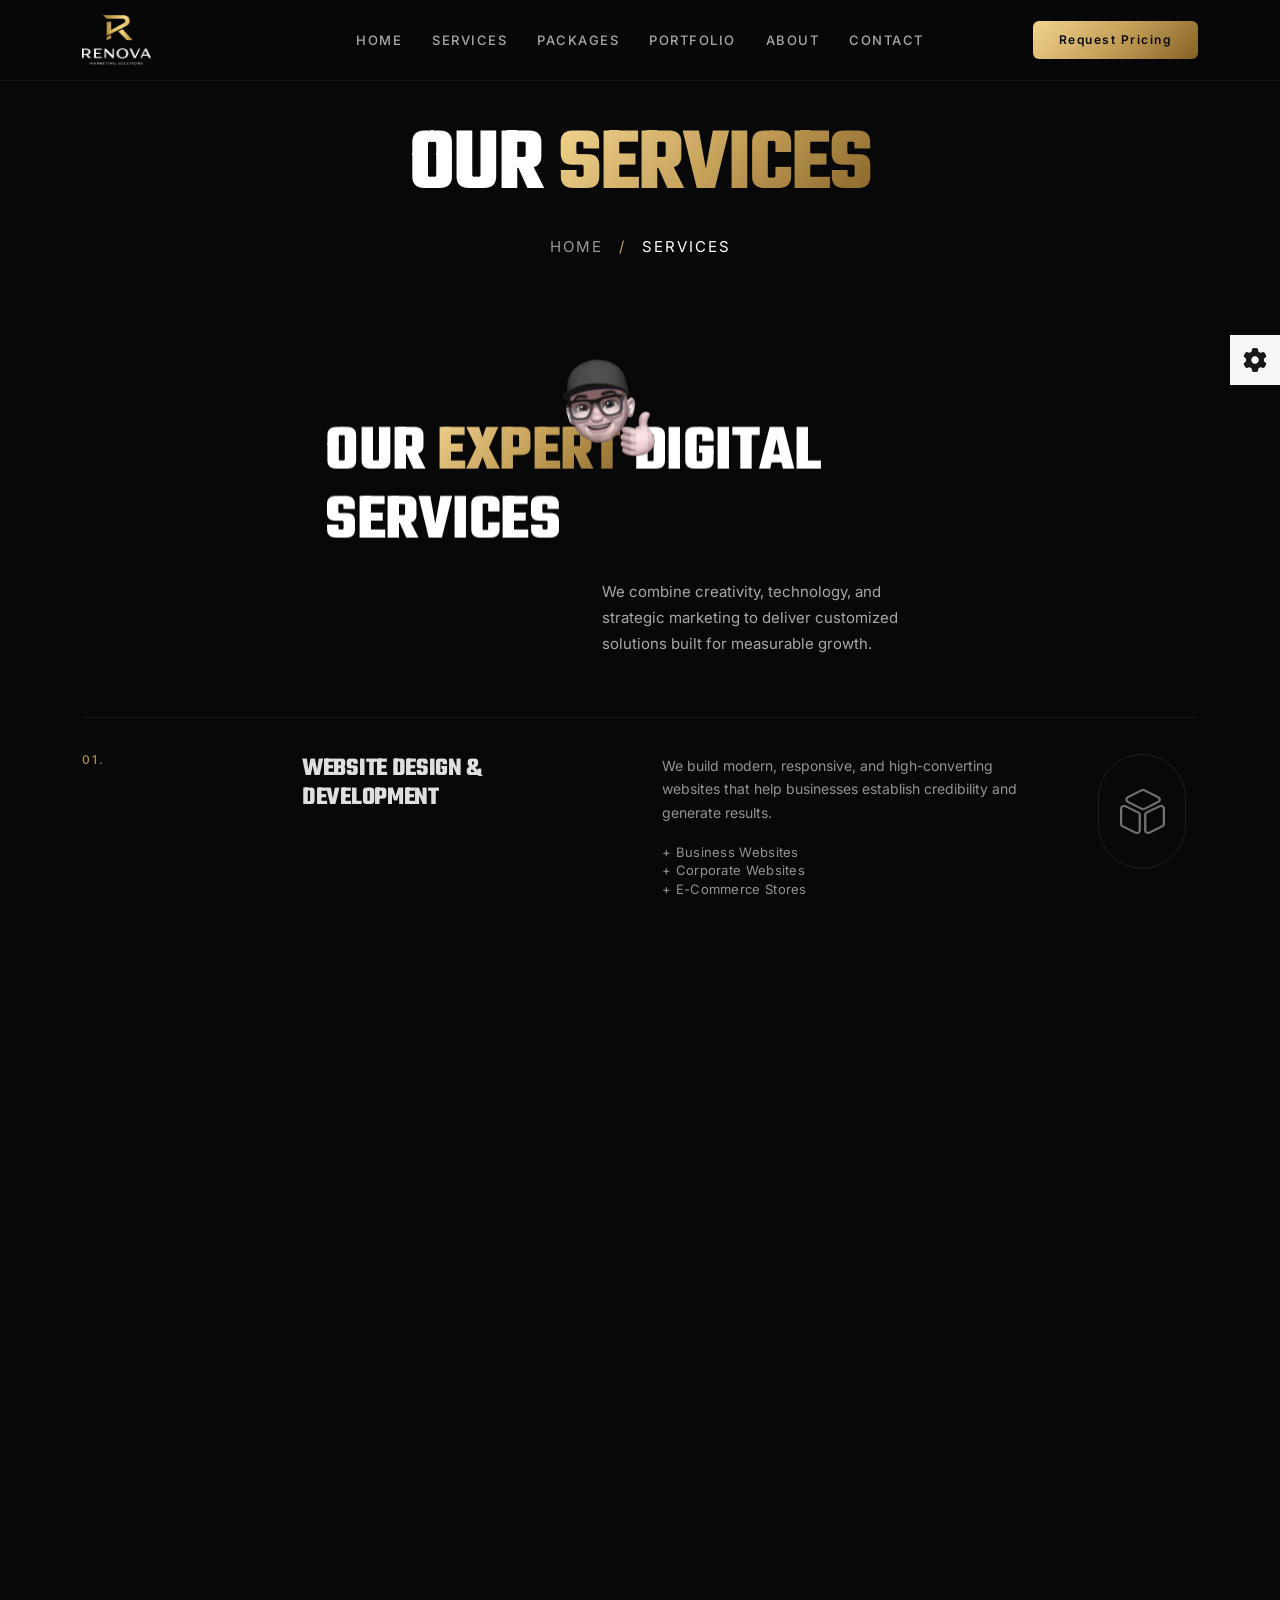
<file: services.html>
<!doctype html>
<html lang="en">
  <head>
    <meta charset="UTF-8" />
    <meta http-equiv="X-UA-Compatible" content="IE=edge" />
    <meta name="viewport" content="width=device-width, initial-scale=1.0" />
    <meta
      name="description"
      content="Renova Marketing Solutions is a premier marketing and technology agency specializing in web development, branding, SEO, mobile apps, social media management."
    />

    <title>Services | Renova Marketing Solutions</title>

    <!-- Fav Icon -->
    <link rel="icon" type="image/x-icon" href="assets/imgs/logo/favicon.png" />

    <!-- All CSS files -->
    <link rel="stylesheet" href="assets/css/bootstrap.min.css" />
    <link rel="stylesheet" href="assets/css/all.min.css" />
    <link rel="stylesheet" href="assets/css/swiper-bundle.min.css" />
    <link rel="stylesheet" href="assets/css/progressbar.css" />
    <link rel="stylesheet" href="assets/css/meanmenu.min.css" />
    <link rel="stylesheet" href="assets/css/magnific-popup.css" />
    <link rel="stylesheet" href="assets/css/master-web-agency.css" />
    <link rel="stylesheet" href="assets/css/premium.css" />
    <style>
      :root {
        --theme: #c5a059 !important;
        --action: #c5a059 !important;
      }
      img[src*="assets/imgs/icon/icon-s-"],
      img[src*="assets/imgs/shape/img-s-"],
      img[src*="arrow-right-half"] {
        filter: hue-rotate(-32deg) saturate(55%) brightness(105%) !important;
      }
      .service-area-inner {
        padding-top: 80px !important;
        padding-bottom: 80px !important;
      }
      @media only screen and (max-width: 1199px) {
        .service-area-inner {
          padding-top: 60px !important;
          padding-bottom: 60px !important;
        }
      }

      /* Gold gradient text */
      .gold-gradient-text {
        background: linear-gradient(
          135deg,
          #f1d48f 0%,
          #c5a059 50%,
          #846226 100%
        ) !important;
        -webkit-background-clip: text !important;
        -webkit-text-fill-color: transparent !important;
        background-clip: text !important;
        display: inline-block;
      }

      /* Sticky Footer Layout */
      .body-wrapper {
        display: flex !important;
        flex-direction: column !important;
        min-height: 100vh !important;
      }
      .body-wrapper main {
        flex: 1 0 auto !important;
      }
      .body-wrapper footer {
        flex-shrink: 0 !important;
      }
    </style>
  </head>

  <body class="font-heading-teko-bold">
    <script>
      (function () {
        var theme = localStorage.getItem("theme") || "dark";
        if (theme === "dark") {
          document.body.classList.add("dark");
        }
      })();
    </script>
    <!-- Preloader -->
    <div id="preloader">
      <div id="container" class="container-preloader">
        <div class="animation-preloader">
          <div class="spinner"></div>
          <div class="txt-loading">
            <span data-text="R" class="characters">R</span>
            <span data-text="E" class="characters">E</span>
            <span data-text="N" class="characters">N</span>
            <span data-text="O" class="characters">O</span>
            <span data-text="V" class="characters">V</span>
            <span data-text="A" class="characters">A</span>
          </div>
        </div>
        <div class="loader-section section-left"></div>
        <div class="loader-section section-right"></div>
      </div>
    </div>

    <!-- Scroll to top -->
    <div class="progress-wrap">
      <svg
        class="progress-circle svg-content"
        width="100%"
        height="100%"
        viewBox="-1 -1 102 102"
      >
        <path d="M50,1 a49,49 0 0,1 0,98 a49,49 0 0,1 0,-98"></path>
      </svg>
    </div>

    <!-- Switcher Area Start -->
    <div class="switcher__area">
      <div class="switcher__icon">
        <button id="switcher_open"><i class="fa-solid fa-gear"></i></button>
        <button id="switcher_close"><i class="fa-solid fa-xmark"></i></button>
      </div>
      <div class="switcher__items">
        <div class="switcher__item">
          <div class="switch__title-wrap">
            <p class="switcher__title">mode</p>
          </div>
          <div class="switcher__btn mode-type wc-col-2">
            <button class="active" data-mode="light">light</button>
            <button data-mode="dark">dark</button>
          </div>
        </div>
        <div class="switcher__item">
          <div class="switch__title-wrap">
            <p class="switcher__title">Language Support</p>
          </div>
          <div class="switcher__btn lang_dir wc-col-2">
            <button class="active" data-mode="ltr">LTR</button>
            <button data-mode="rtl">RTL</button>
          </div>
        </div>
        <div class="switcher__item">
          <div class="switch__title-wrap">
            <p class="switcher__title">Layout</p>
          </div>
          <div class="switcher__btn layout-type wc-col-2">
            <button class="active" data-mode="full-width">Full Width</button>
            <button data-mode="box-layout">Box Layout</button>
          </div>
        </div>
        <div class="switcher__item">
          <div class="switch__title-wrap">
            <p class="switcher__title">Cursor</p>
          </div>
          <div class="switcher__btn">
            <select name="cursor-style" id="cursor_style">
              <option value="1">default</option>
              <option selected value="2">animated</option>
            </select>
          </div>
        </div>
      </div>
    </div>
    <!-- Switcher Area End -->

    <!-- offcanvas start  -->
    <div class="offcanvas-3__area">
      <div class="offcanvas-3__inner">
        <div class="offcanvas-3__meta-wrapper">
          <div class="">
            <button
              id="close_offcanvas"
              class="close-button close-offcanvas"
              onclick="hideCanvas3()"
            >
              <span></span>
              <span></span>
            </button>
          </div>
          <div class="">
            <div class="offcanvas-3__meta mb-145 d-none d-md-block">
              <ul>
                <li>
                  <a href="mailto:hello@renovamarketing.com"
                    >hello@renovamarketing.com</a
                  >
                </li>
                <li>
                  <a href="index.html"
                    >Toronto, ON, Canada <br />
                    New York, NY, USA</a
                  >
                </li>
              </ul>
            </div>
            <div class="offcanvas-3__social d-none d-md-block">
              <p class="title">Follow Us</p>
              <div class="offcanvas-3__social-links">
                <a href="#"><i class="fa-brands fa-facebook-f"></i></a>
                <a href="#"><i class="fa-brands fa-twitter"></i></a>
                <a href="#"><i class="fa-brands fa-instagram"></i></a>
                <a href="#"><i class="fa-brands fa-linkedin"></i></a>
              </div>
            </div>
          </div>
        </div>
        <div class="offcanvas-3__menu-wrapper">
          <nav class="nav-menu offcanvas-3__menu">
            <ul>
              <li><a href="index.html#hero">home</a></li>
              <li><a href="services.html">services</a></li>
              <li><a href="packages.html">packages</a></li>
              <li><a href="index.html#portfolio">portfolio</a></li>
              <li><a href="index.html#about">about</a></li>
              <li><a href="contact.html">contact</a></li>
            </ul>
          </nav>
        </div>
      </div>
    </div>
    <!-- offcanvas end  -->

    <!-- search modal start -->
    <div
      class="modal fade"
      id="search-template"
      data-bs-backdrop="static"
      data-bs-keyboard="false"
      tabindex="-1"
      aria-labelledby="search-template"
      aria-hidden="true"
    >
      <button
        type="button"
        class="btn-close"
        data-bs-dismiss="modal"
        aria-label="Close"
      ></button>
      <div class="modal-dialog modal-dialog-centered">
        <div class="modal-content">
          <div class="modal-body">
            <form action="#" class="form-search">
              <input type="text" placeholder="Search" />
              <button type="submit">
                <i class="fa-solid fa-magnifying-glass"></i>
              </button>
            </form>
          </div>
        </div>
      </div>
    </div>
    <!-- search modal end -->

    <!-- Header area start -->
    <header class="header-area">
      <div class="container large">
        <div class="header-area__inner">
          <div
            class="header__logo"
            style="display: flex; align-items: center; gap: 10px"
          >
            <a
              href="index.html"
              style="
                display: flex;
                align-items: center;
                gap: 10px;
                text-decoration: none;
              "
            >
              <img
                class="show-light"
                src="assets/imgs/logo/logo.png"
                alt="Site Logo"
                style="height: 50px"
              />
              <img
                class="show-dark"
                src="assets/imgs/logo/logo-light.png"
                alt="Site Logo"
                style="height: 50px"
              />
            </a>
          </div>
          <div class="header__nav pos-center">
            <nav class="main-menu">
              <ul>
                <li><a href="index.html#hero">home</a></li>
                <li><a href="services.html">services</a></li>
                <li><a href="packages.html">packages</a></li>
                <li><a href="index.html#portfolio">portfolio</a></li>
                <li><a href="index.html#about">about</a></li>
                <li><a href="contact.html">contact</a></li>
              </ul>
            </nav>
          </div>
          <div class="header__button">
            <a href="contact.html" class="wc-btn wc-btn-primary btn-text-flip">
              <span data-text="Request Pricing">Request Pricing</span></a
            >
          </div>
          <div class="header__navicon d-xl-none">
            <button onclick="showCanvas3()" class="open-offcanvas">
              <i class="fa-solid fa-bars"></i>
            </button>
          </div>
        </div>
      </div>
    </header>
    <!-- Header area end -->

    <div class="has-smooth" id="has_smooth"></div>
    <div id="smooth-wrapper">
      <div id="smooth-content">
        <div class="body-wrapper body-web-agency">
          <!-- overlay switcher close  -->
          <div class="overlay-switcher-close"></div>

          <main>
            <!-- services hero start -->
            <section
              class="contact-hero-area section-spacing-top"
              style="
                padding-top: 180px;
                padding-bottom: 80px;
                background: rgba(255, 255, 255, 0.01);
              "
            >
              <div class="container">
                <div class="row">
                  <div class="col-lg-12">
                    <div class="section-title-wrapper text-center">
                      <h1
                        class="section-title font-heading-teko-bold"
                        style="
                          font-size: 80px;
                          text-transform: uppercase;
                          margin-bottom: 20px;
                        "
                      >
                        Our <span class="gold-gradient-text">Services</span>
                      </h1>
                      <p
                        class="text"
                        style="
                          font-size: 20px;
                          text-transform: uppercase;
                          letter-spacing: 2px;
                        "
                      >
                        <a
                          href="index.html#hero"
                          style="color: var(--secondary); text-decoration: none"
                          >Home</a
                        >
                        <span style="color: #c5a059; margin: 0 10px">/</span>
                        <span style="color: var(--primary)">Services</span>
                      </p>
                    </div>
                  </div>
                </div>
              </div>
            </section>
            <!-- services hero end -->

            <!-- service area start  -->
            <section class="service-area" id="services">
              <div class="container">
                <div class="service-area-inner section-spacing">
                  <div class="section-header">
                    <div class="section-title-wrapper">
                      <div
                        class="shape-1 has_fade_anim"
                        data-fade-offset="0"
                        data-delay="0.9"
                      >
                        <img
                          src="assets/imgs/shape/img-s-68.webp"
                          alt="image"
                        />
                      </div>
                      <div class="title-wrapper has_text_move_anim">
                        <h2 class="section-title">
                          Our <span>Expert</span> Digital Services
                        </h2>
                      </div>
                    </div>
                    <div class="text-wrapper">
                      <p class="text has_fade_anim">
                        We combine creativity, technology, and strategic
                        marketing to deliver customized solutions built for
                        measurable growth.
                      </p>
                    </div>
                  </div>
                  <div class="services-wrapper-box">
                    <div class="services-wrapper">
                      <!-- 01. Website Design & Development -->
                      <div class="has_fade_anim" data-delay="0.10">
                        <a href="contact.html">
                          <div class="service-box">
                            <span class="number">01.</span>
                            <div class="content">
                              <h3 class="title">
                                Website Design & <br />
                                Development
                              </h3>
                              <div class="content-last">
                                <p class="text">
                                  We build modern, responsive, and
                                  high-converting websites that help businesses
                                  establish credibility and generate results.
                                </p>
                                <div class="feature-list">
                                  <ul>
                                    <li>+ Business Websites</li>
                                    <li>+ Corporate Websites</li>
                                    <li>+ E-Commerce Stores</li>
                                    <li>+ Landing Pages</li>
                                    <li>+ Website Redesigns</li>
                                    <li>+ Website Maintenance & Support</li>
                                  </ul>
                                </div>
                              </div>
                            </div>
                            <div class="icon">
                              <img
                                class="show-light"
                                src="assets/imgs/icon/icon-s-36.webp"
                                alt="icon"
                              />
                              <img
                                class="show-dark"
                                src="assets/imgs/icon/icon-s-36-light.webp"
                                alt="icon"
                              />
                            </div>
                          </div>
                        </a>
                      </div>

                      <!-- 02. Web Application Development -->
                      <div class="has_fade_anim" data-delay="0.15">
                        <a href="contact.html">
                          <div class="service-box">
                            <span class="number">02.</span>
                            <div class="content">
                              <h3 class="title">
                                Web Application <br />
                                Development
                              </h3>
                              <div class="content-last">
                                <p class="text">
                                  Custom web applications designed to improve
                                  efficiency, automate workflows, and support
                                  business growth.
                                </p>
                                <div class="feature-list">
                                  <ul>
                                    <li>+ Custom Web Apps</li>
                                    <li>+ Customer Portals</li>
                                    <li>+ Booking Systems</li>
                                    <li>+ SaaS Platforms</li>
                                    <li>+ Business Dashboards</li>
                                    <li>+ API Integrations</li>
                                  </ul>
                                </div>
                              </div>
                            </div>
                            <div class="icon">
                              <img
                                class="show-light"
                                src="assets/imgs/icon/icon-s-37.webp"
                                alt="icon"
                              />
                              <img
                                class="show-dark"
                                src="assets/imgs/icon/icon-s-37-light.webp"
                                alt="icon"
                              />
                            </div>
                          </div>
                        </a>
                      </div>

                      <!-- 03. Android App Development -->
                      <div class="has_fade_anim" data-delay="0.20">
                        <a href="contact.html">
                          <div class="service-box">
                            <span class="number">03.</span>
                            <div class="content">
                              <h3 class="title">
                                Android App <br />
                                Development
                              </h3>
                              <div class="content-last">
                                <p class="text">
                                  Transform your business ideas into powerful
                                  Android applications.
                                </p>
                                <div class="feature-list">
                                  <ul>
                                    <li>+ Custom Android Apps</li>
                                    <li>+ UI/UX Design</li>
                                    <li>+ App Testing</li>
                                    <li>+ Play Store Deployment</li>
                                    <li>+ Maintenance & Updates</li>
                                  </ul>
                                </div>
                              </div>
                            </div>
                            <div class="icon">
                              <img
                                class="show-light"
                                src="assets/imgs/icon/icon-s-38.webp"
                                alt="icon"
                              />
                              <img
                                class="show-dark"
                                src="assets/imgs/icon/icon-s-38-light.webp"
                                alt="icon"
                              />
                            </div>
                          </div>
                        </a>
                      </div>

                      <!-- 04. iOS App Development -->
                      <div class="has_fade_anim" data-delay="0.25">
                        <a href="contact.html">
                          <div class="service-box">
                            <span class="number">04.</span>
                            <div class="content">
                              <h3 class="title">
                                iOS App <br />
                                Development
                              </h3>
                              <div class="content-last">
                                <p class="text">
                                  Create premium mobile experiences for iPhone
                                  and iPad users.
                                </p>
                                <div class="feature-list">
                                  <ul>
                                    <li>+ Custom iOS Apps</li>
                                    <li>+ UI/UX Design</li>
                                    <li>+ App Store Deployment</li>
                                    <li>+ Performance Optimization</li>
                                    <li>+ Ongoing Support</li>
                                  </ul>
                                </div>
                              </div>
                            </div>
                            <div class="icon">
                              <img
                                class="show-light"
                                src="assets/imgs/icon/icon-s-38.webp"
                                alt="icon"
                              />
                              <img
                                class="show-dark"
                                src="assets/imgs/icon/icon-s-38-light.webp"
                                alt="icon"
                              />
                            </div>
                          </div>
                        </a>
                      </div>

                      <!-- 05. SEO Services -->
                      <div class="has_fade_anim" data-delay="0.30">
                        <a href="contact.html">
                          <div class="service-box">
                            <span class="number">05.</span>
                            <div class="content">
                              <h3 class="title">
                                SEO <br />
                                Services
                              </h3>
                              <div class="content-last">
                                <p class="text">
                                  Improve search rankings, increase website
                                  traffic, and generate more leads through
                                  strategic SEO.
                                </p>
                                <div class="feature-list">
                                  <ul>
                                    <li>+ Technical SEO</li>
                                    <li>+ On-Page SEO</li>
                                    <li>+ Local SEO</li>
                                    <li>+ Keyword Research</li>
                                    <li>+ Content Optimization</li>
                                    <li>+ SEO Reporting</li>
                                  </ul>
                                </div>
                              </div>
                            </div>
                            <div class="icon">
                              <img
                                class="show-light"
                                src="assets/imgs/icon/icon-s-39.webp"
                                alt="icon"
                              />
                              <img
                                class="show-dark"
                                src="assets/imgs/icon/icon-s-39-light.webp"
                                alt="icon"
                              />
                            </div>
                          </div>
                        </a>
                      </div>

                      <!-- 06. Graphic Design & Branding -->
                      <div class="has_fade_anim" data-delay="0.35">
                        <a href="contact.html">
                          <div class="service-box">
                            <span class="number">06.</span>
                            <div class="content">
                              <h3 class="title">
                                Graphic Design & <br />
                                Branding
                              </h3>
                              <div class="content-last">
                                <p class="text">
                                  Build a memorable brand identity through
                                  professional design.
                                </p>
                                <div class="feature-list">
                                  <ul>
                                    <li>+ Logo Design</li>
                                    <li>+ Brand Identity</li>
                                    <li>+ Marketing Materials</li>
                                    <li>+ Social Media Graphics</li>
                                    <li>+ Print Design</li>
                                    <li>+ Advertising Creatives</li>
                                  </ul>
                                </div>
                              </div>
                            </div>
                            <div class="icon">
                              <img
                                class="show-light"
                                src="assets/imgs/icon/icon-s-36.webp"
                                alt="icon"
                              />
                              <img
                                class="show-dark"
                                src="assets/imgs/icon/icon-s-36-light.webp"
                                alt="icon"
                              />
                            </div>
                          </div>
                        </a>
                      </div>

                      <!-- 07. Social Media Marketing -->
                      <div class="has_fade_anim" data-delay="0.40">
                        <a href="contact.html">
                          <div class="service-box">
                            <span class="number">07.</span>
                            <div class="content">
                              <h3 class="title">
                                Social Media <br />
                                Marketing
                              </h3>
                              <div class="content-last">
                                <p class="text">
                                  Grow your audience and strengthen your brand
                                  presence through strategic social media
                                  marketing.
                                </p>
                                <div class="feature-list">
                                  <ul>
                                    <li>+ Facebook Marketing</li>
                                    <li>+ Instagram Marketing</li>
                                    <li>+ LinkedIn Marketing</li>
                                    <li>+ TikTok Marketing</li>
                                    <li>+ YouTube Marketing</li>
                                    <li>+ X (Twitter) Marketing</li>
                                  </ul>
                                </div>
                              </div>
                            </div>
                            <div class="icon">
                              <img
                                class="show-light"
                                src="assets/imgs/icon/icon-s-37.webp"
                                alt="icon"
                              />
                              <img
                                class="show-dark"
                                src="assets/imgs/icon/icon-s-37-light.webp"
                                alt="icon"
                              />
                            </div>
                          </div>
                        </a>
                      </div>
                    </div>
                  </div>
                </div>
              </div>
            </section>
            <!-- service area end  -->

            <!-- enterprise area start  -->
            <div class="enterprise-area">
              <div class="container">
                <div class="enterprise-area-inner section-spacing">
                  <div class="section-header">
                    <div class="text-wrapper">
                      <p class="text has_text_move_anim">
                        Our Technology Expertise includes
                      </p>
                    </div>
                  </div>
                  <div class="expertise-wrapper-box">
                    <div class="expertise-wrapper">
                      <div
                        class="expertise-box has_fade_anim"
                        data-fade-from="right"
                      >
                        <div class="icon">
                          <img
                            class="show-light"
                            src="assets/imgs/icon/icon-s-31.webp"
                            alt="icon"
                          />
                          <img
                            class="show-dark"
                            src="assets/imgs/icon/icon-s-31-light.webp"
                            alt="icon"
                          />
                        </div>
                        <p class="name">WordPress</p>
                      </div>
                      <div
                        class="expertise-box has_fade_anim"
                        data-fade-from="right"
                      >
                        <div class="icon">
                          <img
                            class="show-light"
                            src="assets/imgs/icon/icon-s-32.webp"
                            alt="icon"
                          />
                          <img
                            class="show-dark"
                            src="assets/imgs/icon/icon-s-32-light.webp"
                            alt="icon"
                          />
                        </div>
                        <p class="name">React.js</p>
                      </div>
                      <div
                        class="expertise-box has_fade_anim"
                        data-fade-from="right"
                      >
                        <div class="icon">
                          <img
                            class="show-light"
                            src="assets/imgs/icon/icon-s-33.webp"
                            alt="icon"
                          />
                          <img
                            class="show-dark"
                            src="assets/imgs/icon/icon-s-33-light.webp"
                            alt="icon"
                          />
                        </div>
                        <p class="name">Node.js</p>
                      </div>
                      <div
                        class="expertise-box has_fade_anim"
                        data-fade-from="left"
                      >
                        <div class="icon">
                          <img
                            class="show-light"
                            src="assets/imgs/icon/icon-s-34.webp"
                            alt="icon"
                          />
                          <img
                            class="show-dark"
                            src="assets/imgs/icon/icon-s-34-light.webp"
                            alt="icon"
                          />
                        </div>
                        <p class="name">Flutter</p>
                      </div>
                      <div
                        class="expertise-box has_fade_anim"
                        data-fade-from="left"
                      >
                        <div class="icon">
                          <img
                            class="show-light"
                            src="assets/imgs/icon/icon-s-35.webp"
                            alt="icon"
                          />
                          <img
                            class="show-dark"
                            src="assets/imgs/icon/icon-s-35-light.webp"
                            alt="icon"
                          />
                        </div>
                        <p class="name">Redux</p>
                      </div>
                    </div>
                  </div>
                </div>
              </div>
            </div>
            <!-- enterprise area end  -->

            <!-- cta area start  -->
            <section class="cta-area">
              <div class="container">
                <div class="cta-area-inner section-spacing">
                  <div class="section-header">
                    <div class="section-title-wrapper">
                      <div class="subtitle-wrapper">
                        <span class="section-subtitle has_fade_anim"
                          >🖐️ Hello
                          <img
                            class="show-light"
                            src="assets/imgs/shape/img-s-6.webp"
                            alt="image"
                          />
                          <img
                            class="show-dark"
                            src="assets/imgs/shape/img-s-6-light.webp"
                            alt="image"
                          />
                        </span>
                      </div>
                      <div class="title-wrapper">
                        <h2 class="section-title has_fade_anim">
                          Let's Talk with us
                        </h2>
                      </div>
                    </div>
                    <div class="btn-wrapper has_fade_anim">
                      <a
                        href="mailto:hello@renovamarketing.com"
                        class="wc-btn wc-btn-underline"
                        >hello@renovamarketing.com</a
                      >
                    </div>
                  </div>
                </div>
              </div>
            </section>
            <!-- cta area end  -->
          </main>

          <!-- footer area start  -->
          <footer class="footer-area">
            <div class="container large">
              <div class="copyright-area-inner">
                <div class="copyright-text">
                  <p class="text">
                    © 2026
                    <a href="#">Renova Marketing Solutions</a>
                    . All rights reserved.
                  </p>
                </div>

                <ul class="social-links">
                  <li>
                    <a href="#"><i class="fa-brands fa-facebook-f"></i></a>
                  </li>
                  <li>
                    <a href="#"><i class="fa-brands fa-twitter"></i></a>
                  </li>
                  <li>
                    <a href="#"><i class="fa-brands fa-instagram"></i></a>
                  </li>
                  <li>
                    <a href="#"><i class="fa-brands fa-linkedin"></i></a>
                  </li>
                </ul>
              </div>
            </div>
          </footer>
          <!-- footer area end  -->
        </div>
      </div>
    </div>

    <!-- All JS files -->
    <script src="assets/js/jquery-3.6.0.min.js"></script>
    <script src="assets/js/bootstrap.bundle.min.js"></script>
    <script src="assets/js/jquery.magnific-popup.min.js"></script>
    <script src="assets/js/swiper-bundle.min.js"></script>
    <script src="assets/js/counter.js"></script>
    <script src="assets/js/progressbar.js"></script>
    <script src="assets/js/gsap.min.js"></script>
    <script src="assets/js/ScrollSmoother.min.js"></script>
    <script src="assets/js/ScrollToPlugin.min.js"></script>
    <script src="assets/js/ScrollTrigger.min.js"></script>
    <script src="assets/js/SplitText.min.js"></script>
    <script src="assets/js/jquery.meanmenu.min.js"></script>
    <script src="assets/js/backToTop.js"></script>
    <script src="assets/js/main.js"></script>
    <script src="assets/js/error-handling.js"></script>
    <script src="assets/js/offcanvas.js"></script>

    <script>
      (function () {
        var theme = localStorage.getItem("theme") || "dark";
        if (theme === "dark") {
          var darkBtn = document.querySelector(
            '.mode-type button[data-mode="dark"]',
          );
          var lightBtn = document.querySelector(
            '.mode-type button[data-mode="light"]',
          );
          if (darkBtn && lightBtn) {
            darkBtn.classList.add("active");
            lightBtn.classList.remove("active");
          }
        }
        document.querySelectorAll(".mode-type button").forEach(function (btn) {
          btn.addEventListener("click", function () {
            var mode = this.getAttribute("data-mode");
            localStorage.setItem("theme", mode);
          });
        });
      })();
    </script>
  </body>
</html>
</file>
<file: assets/css/progressbar.css>
.sonny_progressbar {
	margin-bottom: 16px;
}
.sonny_progressbar p.title {
	font-size: 18px;
	line-height: 20px;
	margin: 0;
	padding: 10px 0;
}
.sonny_progressbar .bar-container {
	position: relative;
	height: 40px;
	border-radius: 25px;
}
.sonny_progressbar .bar-container.shadow {
	-moz-box-shadow: 0px 5px 7px -3px rgba(0,0,0,.5);
	-webkit-box-shadow: 0px 5px 7px -3px rgba(0,0,0,.5);
	box-shadow: 0px 5px 7px -3px rgba(0,0,0,.5);
}
.sonny_progressbar .backgroundBar {
	position: absolute;
	bottom: 0;
	top: 0;
	left: 0;
	right: 0;
}
.sonny_progressbar .bar {
	position: absolute;
	top: 0;
	left: 0;
	height: 100%;
	border-radius: 25px;
}
.sonny_progressbar .targetBar {
	position: absolute;
	top: 0;
	left: 0;
	height: 100%;
	-webkit-animation: Animation 2s infinite ease-in-out;
	-moz-animation: Animation 2s infinite ease-in-out;
	animation: Animation 2s infinite ease-in-out;
}
.sonny_progressbar .targetBar.loader {
	-webkit-animation: AnimationB 4s infinite ease-in-out;
	-moz-animation: AnimationB 4s infinite ease-in-out;
	animation: AnimationB 4s infinite ease-in-out;
	background-image: url('animated-overlay.html');
}
.sonny_progressbar .bar-container.border .bar, .sonny_progressbar .bar-container.border .targetBar, .sonny_progressbar .bar-container.border .backgroundBar {
	border-bottom: 3px solid rgba(0,0,0,.2);
}
.sonny_progressbar .progress-percent {
	font-size: 20px;
	position: absolute;
	inset-inline-end: 15px;
	top:-24px;
}

@keyframes Animation {
  0%   { opacity:.4; }
  50%   { opacity:1; }
  100% { opacity:.4; }
}
@-moz-keyframes Animation{
  0%   { opacity:.4; }
  50%   { opacity:1; }
  100% { opacity:.4; }
}
@-webkit-keyframes Animation{
  0%   { opacity:.4; }
  50%   { opacity:1; }
  100% { opacity:.4; }
}
@keyframes AnimationB {
  0%   { opacity:.01; }
  50%   { opacity:.1; }
  100% { opacity:.01; }
}
@-moz-keyframes AnimationB {
  0%   { opacity:.01; }
  50%   { opacity:.1; }
  100% { opacity:.01; }
}
@-webkit-keyframes AnimationB {
  0%   { opacity:.01; }
  50%   { opacity:.1; }
  100% { opacity:.01; }
}
</file>
<file: assets/css/master-web-agency.css>
@import "https://fonts.googleapis.com/css2?family=Kanit:ital,wght@0,100;0,200;0,300;0,400;0,500;0,600;0,700;0,800;0,900;1,100;1,200;1,300;1,400;1,500;1,600;1,700;1,800;1,900&amp;display=swap";
@import "https://fonts.googleapis.com/css2?family=Teko:wght@300..700&amp;display=swap";
@import "https://fonts.googleapis.com/css2?family=DM+Sans:ital,opsz,wght@0,9..40,100..1000;1,9..40,100..1000&amp;display=swap";
@import "https://fonts.googleapis.com/css2?family=Plus+Jakarta+Sans:ital,wght@0,200..800;1,200..800&amp;display=swap";
@import "https://fonts.googleapis.com/css2?family=Khand:wght@300;400;500;600;700&amp;display=swap";
@import "https://fonts.googleapis.com/css2?family=Instrument+Sans:ital,wght@0,400..700;1,400..700&amp;display=swap";
@import "https://fonts.googleapis.com/css2?family=Space+Grotesk:wght@300..700&amp;display=swap";
:root {
  --primary: #121212;
  --secondary: #555555;
  --border: rgba(18, 18, 18, 0.08);
  --theme: #121212;
  --black: #121212;
  --black-2: #555555;
  --white: #ffffff;
  --white-2: #999999;
  --action: #ffcd4d;
}
:root .dark {
  --primary: #ffffff;
  --secondary: #999999;
  --border: rgba(255, 255, 255, 0.08);
}
.pb-10 {
  padding-bottom: 10px;
}
.pb-15 {
  padding-bottom: 15px;
}
.pb-20 {
  padding-bottom: 20px;
}
.pb-25 {
  padding-bottom: 25px;
}
.pb-30 {
  padding-bottom: 30px;
}
@media only screen and (max-width: 767px) {
  .pb-30 {
    padding-bottom: 25px;
  }
}
.pb-35 {
  padding-bottom: 35px;
}
@media only screen and (max-width: 767px) {
  .pb-35 {
    padding-bottom: 30px;
  }
}
.pb-40 {
  padding-bottom: 40px;
}
@media only screen and (max-width: 767px) {
  .pb-40 {
    padding-bottom: 30px;
  }
}
.pb-45 {
  padding-bottom: 45px;
}
@media only screen and (max-width: 767px) {
  .pb-45 {
    padding-bottom: 30px;
  }
}
.pb-50 {
  padding-bottom: 50px;
}
@media only screen and (max-width: 767px) {
  .pb-50 {
    padding-bottom: 30px;
  }
}
.pb-55 {
  padding-bottom: 55px;
}
@media only screen and (max-width: 991px) {
  .pb-55 {
    padding-bottom: 40px;
  }
}
@media only screen and (max-width: 767px) {
  .pb-55 {
    padding-bottom: 30px;
  }
}
.pb-60 {
  padding-bottom: 60px;
}
@media only screen and (max-width: 991px) {
  .pb-60 {
    padding-bottom: 40px;
  }
}
@media only screen and (max-width: 767px) {
  .pb-60 {
    padding-bottom: 30px;
  }
}
.pb-65 {
  padding-bottom: 65px;
}
@media only screen and (max-width: 991px) {
  .pb-65 {
    padding-bottom: 40px;
  }
}
@media only screen and (max-width: 767px) {
  .pb-65 {
    padding-bottom: 30px;
  }
}
.pb-70 {
  padding-bottom: 70px;
}
@media only screen and (max-width: 991px) {
  .pb-70 {
    padding-bottom: 50px;
  }
}
@media only screen and (max-width: 767px) {
  .pb-70 {
    padding-bottom: 35px;
  }
}
.pb-75 {
  padding-bottom: 75px;
}
@media only screen and (max-width: 991px) {
  .pb-75 {
    padding-bottom: 50px;
  }
}
@media only screen and (max-width: 767px) {
  .pb-75 {
    padding-bottom: 35px;
  }
}
.pb-80 {
  padding-bottom: 80px;
}
@media only screen and (max-width: 991px) {
  .pb-80 {
    padding-bottom: 50px;
  }
}
@media only screen and (max-width: 767px) {
  .pb-80 {
    padding-bottom: 35px;
  }
}
.pb-85 {
  padding-bottom: 85px;
}
@media only screen and (max-width: 991px) {
  .pb-85 {
    padding-bottom: 60px;
  }
}
@media only screen and (max-width: 767px) {
  .pb-85 {
    padding-bottom: 35px;
  }
}
.pb-90 {
  padding-bottom: 90px;
}
@media only screen and (max-width: 1199px) {
  .pb-90 {
    padding-bottom: 70px;
  }
}
@media only screen and (max-width: 991px) {
  .pb-90 {
    padding-bottom: 60px;
  }
}
@media only screen and (max-width: 767px) {
  .pb-90 {
    padding-bottom: 40px;
  }
}
.pb-95 {
  padding-bottom: 95px;
}
@media only screen and (max-width: 1199px) {
  .pb-95 {
    padding-bottom: 70px;
  }
}
@media only screen and (max-width: 991px) {
  .pb-95 {
    padding-bottom: 60px;
  }
}
@media only screen and (max-width: 767px) {
  .pb-95 {
    padding-bottom: 40px;
  }
}
.pb-100 {
  padding-bottom: 100px;
}
@media only screen and (max-width: 991px) {
  .pb-100 {
    padding-bottom: 90px;
  }
}
@media only screen and (max-width: 767px) {
  .pb-100 {
    padding-bottom: 60px;
  }
}
.pb-105 {
  padding-bottom: 105px;
}
@media only screen and (max-width: 991px) {
  .pb-105 {
    padding-bottom: 90px;
  }
}
@media only screen and (max-width: 767px) {
  .pb-105 {
    padding-bottom: 60px;
  }
}
.pb-110 {
  padding-bottom: 110px;
}
@media only screen and (max-width: 1399px) {
  .pb-110 {
    padding-bottom: 120px;
  }
}
@media only screen and (max-width: 1199px) {
  .pb-110 {
    padding-bottom: 100px;
  }
}
@media only screen and (max-width: 991px) {
  .pb-110 {
    padding-bottom: 90px;
  }
}
@media only screen and (max-width: 767px) {
  .pb-110 {
    padding-bottom: 60px;
  }
}
.pb-115 {
  padding-bottom: 115px;
}
@media only screen and (max-width: 1399px) {
  .pb-115 {
    padding-bottom: 120px;
  }
}
@media only screen and (max-width: 1199px) {
  .pb-115 {
    padding-bottom: 100px;
  }
}
@media only screen and (max-width: 991px) {
  .pb-115 {
    padding-bottom: 90px;
  }
}
@media only screen and (max-width: 767px) {
  .pb-115 {
    padding-bottom: 60px;
  }
}
.pb-120 {
  padding-bottom: 120px;
}
@media only screen and (max-width: 1399px) {
  .pb-120 {
    padding-bottom: 120px;
  }
}
@media only screen and (max-width: 1199px) {
  .pb-120 {
    padding-bottom: 100px;
  }
}
@media only screen and (max-width: 991px) {
  .pb-120 {
    padding-bottom: 90px;
  }
}
@media only screen and (max-width: 767px) {
  .pb-120 {
    padding-bottom: 60px;
  }
}
.pb-125 {
  padding-bottom: 125px;
}
@media only screen and (max-width: 1399px) {
  .pb-125 {
    padding-bottom: 120px;
  }
}
@media only screen and (max-width: 1199px) {
  .pb-125 {
    padding-bottom: 100px;
  }
}
@media only screen and (max-width: 991px) {
  .pb-125 {
    padding-bottom: 90px;
  }
}
@media only screen and (max-width: 767px) {
  .pb-125 {
    padding-bottom: 60px;
  }
}
.pb-130 {
  padding-bottom: 130px;
}
@media only screen and (max-width: 1399px) {
  .pb-130 {
    padding-bottom: 120px;
  }
}
@media only screen and (max-width: 1199px) {
  .pb-130 {
    padding-bottom: 100px;
  }
}
@media only screen and (max-width: 991px) {
  .pb-130 {
    padding-bottom: 90px;
  }
}
@media only screen and (max-width: 767px) {
  .pb-130 {
    padding-bottom: 60px;
  }
}
.pb-135 {
  padding-bottom: 135px;
}
@media only screen and (max-width: 1399px) {
  .pb-135 {
    padding-bottom: 120px;
  }
}
@media only screen and (max-width: 1199px) {
  .pb-135 {
    padding-bottom: 100px;
  }
}
@media only screen and (max-width: 991px) {
  .pb-135 {
    padding-bottom: 90px;
  }
}
@media only screen and (max-width: 767px) {
  .pb-135 {
    padding-bottom: 60px;
  }
}
.pb-140 {
  padding-bottom: 140px;
}
@media only screen and (max-width: 1399px) {
  .pb-140 {
    padding-bottom: 120px;
  }
}
@media only screen and (max-width: 1199px) {
  .pb-140 {
    padding-bottom: 100px;
  }
}
@media only screen and (max-width: 991px) {
  .pb-140 {
    padding-bottom: 90px;
  }
}
@media only screen and (max-width: 767px) {
  .pb-140 {
    padding-bottom: 60px;
  }
}
.pb-145 {
  padding-bottom: 145px;
}
@media only screen and (max-width: 1399px) {
  .pb-145 {
    padding-bottom: 120px;
  }
}
@media only screen and (max-width: 1199px) {
  .pb-145 {
    padding-bottom: 100px;
  }
}
@media only screen and (max-width: 991px) {
  .pb-145 {
    padding-bottom: 90px;
  }
}
@media only screen and (max-width: 767px) {
  .pb-145 {
    padding-bottom: 60px;
  }
}
.pb-150 {
  padding-bottom: 150px;
}
@media only screen and (max-width: 1399px) {
  .pb-150 {
    padding-bottom: 120px;
  }
}
@media only screen and (max-width: 1199px) {
  .pb-150 {
    padding-bottom: 100px;
  }
}
@media only screen and (max-width: 991px) {
  .pb-150 {
    padding-bottom: 90px;
  }
}
@media only screen and (max-width: 767px) {
  .pb-150 {
    padding-bottom: 60px;
  }
}
.pb-160 {
  padding-bottom: 160px;
}
@media only screen and (max-width: 1399px) {
  .pb-160 {
    padding-bottom: 120px;
  }
}
@media only screen and (max-width: 1199px) {
  .pb-160 {
    padding-bottom: 100px;
  }
}
@media only screen and (max-width: 991px) {
  .pb-160 {
    padding-bottom: 90px;
  }
}
@media only screen and (max-width: 767px) {
  .pb-160 {
    padding-bottom: 60px;
  }
}
.pb-170 {
  padding-bottom: 170px;
}
@media only screen and (max-width: 1399px) {
  .pb-170 {
    padding-bottom: 120px;
  }
}
@media only screen and (max-width: 1199px) {
  .pb-170 {
    padding-bottom: 100px;
  }
}
@media only screen and (max-width: 991px) {
  .pb-170 {
    padding-bottom: 90px;
  }
}
@media only screen and (max-width: 767px) {
  .pb-170 {
    padding-bottom: 60px;
  }
}
.pb-180 {
  padding-bottom: 180px;
}
@media only screen and (max-width: 1399px) {
  .pb-180 {
    padding-bottom: 120px;
  }
}
@media only screen and (max-width: 1199px) {
  .pb-180 {
    padding-bottom: 100px;
  }
}
@media only screen and (max-width: 991px) {
  .pb-180 {
    padding-bottom: 90px;
  }
}
@media only screen and (max-width: 767px) {
  .pb-180 {
    padding-bottom: 60px;
  }
}
.pb-190 {
  padding-bottom: 190px;
}
@media only screen and (max-width: 1199px) {
  .pb-190 {
    padding-bottom: 150px;
  }
}
@media only screen and (max-width: 991px) {
  .pb-190 {
    padding-bottom: 120px;
  }
}
@media only screen and (max-width: 767px) {
  .pb-190 {
    padding-bottom: 100px;
  }
}
.pb-200 {
  padding-bottom: 200px;
}
@media only screen and (max-width: 1199px) {
  .pb-200 {
    padding-bottom: 150px;
  }
}
@media only screen and (max-width: 991px) {
  .pb-200 {
    padding-bottom: 120px;
  }
}
@media only screen and (max-width: 767px) {
  .pb-200 {
    padding-bottom: 100px;
  }
}
.pt-10 {
  padding-top: 10px;
}
.pt-15 {
  padding-top: 15px;
}
.pt-20 {
  padding-top: 20px;
}
.pt-25 {
  padding-top: 25px;
}
.pt-30 {
  padding-top: 30px;
}
@media only screen and (max-width: 767px) {
  .pt-30 {
    padding-top: 25px;
  }
}
.pt-35 {
  padding-top: 35px;
}
@media only screen and (max-width: 767px) {
  .pt-35 {
    padding-top: 30px;
  }
}
.pt-40 {
  padding-top: 40px;
}
@media only screen and (max-width: 767px) {
  .pt-40 {
    padding-top: 30px;
  }
}
.pt-45 {
  padding-top: 45px;
}
@media only screen and (max-width: 767px) {
  .pt-45 {
    padding-top: 30px;
  }
}
.pt-50 {
  padding-top: 50px;
}
@media only screen and (max-width: 767px) {
  .pt-50 {
    padding-top: 30px;
  }
}
.pt-55 {
  padding-top: 55px;
}
@media only screen and (max-width: 991px) {
  .pt-55 {
    padding-top: 40px;
  }
}
@media only screen and (max-width: 767px) {
  .pt-55 {
    padding-top: 30px;
  }
}
.pt-60 {
  padding-top: 60px;
}
@media only screen and (max-width: 991px) {
  .pt-60 {
    padding-top: 40px;
  }
}
@media only screen and (max-width: 767px) {
  .pt-60 {
    padding-top: 30px;
  }
}
.ptf-60 {
  padding-top: 60px;
}
.pt-65 {
  padding-top: 65px;
}
@media only screen and (max-width: 991px) {
  .pt-65 {
    padding-top: 40px;
  }
}
@media only screen and (max-width: 767px) {
  .pt-65 {
    padding-top: 30px;
  }
}
.pt-70 {
  padding-top: 70px;
}
@media only screen and (max-width: 991px) {
  .pt-70 {
    padding-top: 50px;
  }
}
@media only screen and (max-width: 767px) {
  .pt-70 {
    padding-top: 35px;
  }
}
.pt-75 {
  padding-top: 75px;
}
@media only screen and (max-width: 991px) {
  .pt-75 {
    padding-top: 50px;
  }
}
@media only screen and (max-width: 767px) {
  .pt-75 {
    padding-top: 35px;
  }
}
.pt-80 {
  padding-top: 80px;
}
@media only screen and (max-width: 991px) {
  .pt-80 {
    padding-top: 50px;
  }
}
@media only screen and (max-width: 767px) {
  .pt-80 {
    padding-top: 35px;
  }
}
.pt-85 {
  padding-top: 85px;
}
@media only screen and (max-width: 991px) {
  .pt-85 {
    padding-top: 60px;
  }
}
@media only screen and (max-width: 767px) {
  .pt-85 {
    padding-top: 35px;
  }
}
.pt-90 {
  padding-top: 90px;
}
@media only screen and (max-width: 1199px) {
  .pt-90 {
    padding-top: 70px;
  }
}
@media only screen and (max-width: 991px) {
  .pt-90 {
    padding-top: 60px;
  }
}
@media only screen and (max-width: 767px) {
  .pt-90 {
    padding-top: 40px;
  }
}
.pt-95 {
  padding-top: 95px;
}
@media only screen and (max-width: 1199px) {
  .pt-95 {
    padding-top: 70px;
  }
}
@media only screen and (max-width: 991px) {
  .pt-95 {
    padding-top: 60px;
  }
}
@media only screen and (max-width: 767px) {
  .pt-95 {
    padding-top: 40px;
  }
}
.pt-100 {
  padding-top: 100px;
}
@media only screen and (max-width: 991px) {
  .pt-100 {
    padding-top: 90px;
  }
}
@media only screen and (max-width: 767px) {
  .pt-100 {
    padding-top: 60px;
  }
}
.pt-105 {
  padding-top: 105px;
}
@media only screen and (max-width: 991px) {
  .pt-105 {
    padding-top: 90px;
  }
}
@media only screen and (max-width: 767px) {
  .pt-105 {
    padding-top: 60px;
  }
}
.pt-110 {
  padding-top: 110px;
}
@media only screen and (max-width: 1399px) {
  .pt-110 {
    padding-top: 120px;
  }
}
@media only screen and (max-width: 1199px) {
  .pt-110 {
    padding-top: 100px;
  }
}
@media only screen and (max-width: 991px) {
  .pt-110 {
    padding-top: 90px;
  }
}
@media only screen and (max-width: 767px) {
  .pt-110 {
    padding-top: 60px;
  }
}
.pt-115 {
  padding-top: 115px;
}
@media only screen and (max-width: 1399px) {
  .pt-115 {
    padding-top: 120px;
  }
}
@media only screen and (max-width: 1199px) {
  .pt-115 {
    padding-top: 100px;
  }
}
@media only screen and (max-width: 991px) {
  .pt-115 {
    padding-top: 90px;
  }
}
@media only screen and (max-width: 767px) {
  .pt-115 {
    padding-top: 60px;
  }
}
.pt-120 {
  padding-top: 120px;
}
@media only screen and (max-width: 1399px) {
  .pt-120 {
    padding-top: 120px;
  }
}
@media only screen and (max-width: 1199px) {
  .pt-120 {
    padding-top: 100px;
  }
}
@media only screen and (max-width: 991px) {
  .pt-120 {
    padding-top: 90px;
  }
}
@media only screen and (max-width: 767px) {
  .pt-120 {
    padding-top: 60px;
  }
}
.pt-125 {
  padding-top: 125px;
}
@media only screen and (max-width: 1399px) {
  .pt-125 {
    padding-top: 120px;
  }
}
@media only screen and (max-width: 1199px) {
  .pt-125 {
    padding-top: 100px;
  }
}
@media only screen and (max-width: 991px) {
  .pt-125 {
    padding-top: 90px;
  }
}
@media only screen and (max-width: 767px) {
  .pt-125 {
    padding-top: 60px;
  }
}
.pt-130 {
  padding-top: 130px;
}
@media only screen and (max-width: 1399px) {
  .pt-130 {
    padding-top: 120px;
  }
}
@media only screen and (max-width: 1199px) {
  .pt-130 {
    padding-top: 100px;
  }
}
@media only screen and (max-width: 991px) {
  .pt-130 {
    padding-top: 90px;
  }
}
@media only screen and (max-width: 767px) {
  .pt-130 {
    padding-top: 60px;
  }
}
.pt-135 {
  padding-top: 135px;
}
@media only screen and (max-width: 1399px) {
  .pt-135 {
    padding-top: 120px;
  }
}
@media only screen and (max-width: 1199px) {
  .pt-135 {
    padding-top: 100px;
  }
}
@media only screen and (max-width: 991px) {
  .pt-135 {
    padding-top: 90px;
  }
}
@media only screen and (max-width: 767px) {
  .pt-135 {
    padding-top: 60px;
  }
}
.pt-140 {
  padding-top: 140px;
}
@media only screen and (max-width: 1399px) {
  .pt-140 {
    padding-top: 120px;
  }
}
@media only screen and (max-width: 1199px) {
  .pt-140 {
    padding-top: 100px;
  }
}
@media only screen and (max-width: 991px) {
  .pt-140 {
    padding-top: 90px;
  }
}
@media only screen and (max-width: 767px) {
  .pt-140 {
    padding-top: 60px;
  }
}
.pt-145 {
  padding-top: 145px;
}
@media only screen and (max-width: 1399px) {
  .pt-145 {
    padding-top: 120px;
  }
}
@media only screen and (max-width: 1199px) {
  .pt-145 {
    padding-top: 100px;
  }
}
@media only screen and (max-width: 991px) {
  .pt-145 {
    padding-top: 90px;
  }
}
@media only screen and (max-width: 767px) {
  .pt-145 {
    padding-top: 60px;
  }
}
.pt-150 {
  padding-top: 150px;
}
@media only screen and (max-width: 1399px) {
  .pt-150 {
    padding-top: 120px;
  }
}
@media only screen and (max-width: 1199px) {
  .pt-150 {
    padding-top: 100px;
  }
}
@media only screen and (max-width: 991px) {
  .pt-150 {
    padding-top: 90px;
  }
}
@media only screen and (max-width: 767px) {
  .pt-150 {
    padding-top: 60px;
  }
}
.pt-160 {
  padding-top: 160px;
}
@media only screen and (max-width: 1399px) {
  .pt-160 {
    padding-top: 120px;
  }
}
@media only screen and (max-width: 1199px) {
  .pt-160 {
    padding-top: 100px;
  }
}
@media only screen and (max-width: 991px) {
  .pt-160 {
    padding-top: 90px;
  }
}
@media only screen and (max-width: 767px) {
  .pt-160 {
    padding-top: 60px;
  }
}
.pt-170 {
  padding-top: 170px;
}
@media only screen and (max-width: 1399px) {
  .pt-170 {
    padding-top: 120px;
  }
}
@media only screen and (max-width: 1199px) {
  .pt-170 {
    padding-top: 100px;
  }
}
@media only screen and (max-width: 991px) {
  .pt-170 {
    padding-top: 90px;
  }
}
@media only screen and (max-width: 767px) {
  .pt-170 {
    padding-top: 60px;
  }
}
.pt-180 {
  padding-top: 180px;
}
@media only screen and (max-width: 1399px) {
  .pt-180 {
    padding-top: 120px;
  }
}
@media only screen and (max-width: 1199px) {
  .pt-180 {
    padding-top: 100px;
  }
}
@media only screen and (max-width: 991px) {
  .pt-180 {
    padding-top: 90px;
  }
}
@media only screen and (max-width: 767px) {
  .pt-180 {
    padding-top: 60px;
  }
}
.pt-190 {
  padding-top: 190px;
}
@media only screen and (max-width: 1199px) {
  .pt-190 {
    padding-top: 150px;
  }
}
@media only screen and (max-width: 991px) {
  .pt-190 {
    padding-top: 120px;
  }
}
@media only screen and (max-width: 767px) {
  .pt-190 {
    padding-top: 100px;
  }
}
.pt-200 {
  padding-top: 200px;
}
@media only screen and (max-width: 1199px) {
  .pt-200 {
    padding-top: 150px;
  }
}
@media only screen and (max-width: 991px) {
  .pt-200 {
    padding-top: 120px;
  }
}
@media only screen and (max-width: 767px) {
  .pt-200 {
    padding-top: 100px;
  }
}
.pt-210 {
  padding-top: 210px;
}
@media only screen and (max-width: 1919px) {
  .pt-210 {
    padding-top: 170px;
  }
}
@media only screen and (max-width: 1199px) {
  .pt-210 {
    padding-top: 160px;
  }
}
@media only screen and (max-width: 991px) {
  .pt-210 {
    padding-top: 150px;
  }
}
@media only screen and (max-width: 767px) {
  .pt-210 {
    padding-top: 130px;
  }
}
.pt-230 {
  padding-top: 230px;
}
@media only screen and (max-width: 1919px) {
  .pt-230 {
    padding-top: 190px;
  }
}
@media only screen and (max-width: 1199px) {
  .pt-230 {
    padding-top: 180px;
  }
}
@media only screen and (max-width: 991px) {
  .pt-230 {
    padding-top: 170px;
  }
}
@media only screen and (max-width: 767px) {
  .pt-230 {
    padding-top: 150px;
  }
}
.pt-250 {
  padding-top: 250px;
}
@media only screen and (max-width: 1919px) {
  .pt-250 {
    padding-top: 200px;
  }
}
@media only screen and (max-width: 1199px) {
  .pt-250 {
    padding-top: 200px;
  }
}
@media only screen and (max-width: 1199px) {
  .pt-250 {
    padding-top: 190px;
  }
}
@media only screen and (max-width: 767px) {
  .pt-250 {
    padding-top: 160px;
  }
}
.pl-5 {
  padding-inline-start: 5px;
}
@media only screen and (max-width: 767px) {
  .pl-5 {
    padding-inline-start: 0;
  }
}
.pl-10 {
  padding-inline-start: 10px;
}
@media only screen and (max-width: 767px) {
  .pl-10 {
    padding-inline-start: 0;
  }
}
.pl-15 {
  padding-inline-start: 15px;
}
@media only screen and (max-width: 767px) {
  .pl-15 {
    padding-inline-start: 0;
  }
}
.pl-20 {
  padding-inline-start: 20px;
}
@media only screen and (max-width: 991px) {
  .pl-20 {
    padding-inline-start: 10px;
  }
}
@media only screen and (max-width: 767px) {
  .pl-20 {
    padding-inline-start: 0;
  }
}
.pl-25 {
  padding-inline-start: 25px;
}
@media only screen and (max-width: 1199px) {
  .pl-25 {
    padding-inline-start: 20px;
  }
}
@media only screen and (max-width: 991px) {
  .pl-25 {
    padding-inline-start: 10px;
  }
}
@media only screen and (max-width: 767px) {
  .pl-25 {
    padding-inline-start: 0;
  }
}
.pl-30 {
  padding-inline-start: 30px;
}
@media only screen and (max-width: 1199px) {
  .pl-30 {
    padding-inline-start: 20px;
  }
}
@media only screen and (max-width: 991px) {
  .pl-30 {
    padding-inline-start: 10px;
  }
}
@media only screen and (max-width: 767px) {
  .pl-30 {
    padding-inline-start: 0;
  }
}
.pl-35 {
  padding-inline-start: 35px;
}
@media only screen and (max-width: 1399px) {
  .pl-35 {
    padding-inline-start: 30px;
  }
}
@media only screen and (max-width: 1199px) {
  .pl-35 {
    padding-inline-start: 20px;
  }
}
@media only screen and (max-width: 991px) {
  .pl-35 {
    padding-inline-start: 10px;
  }
}
@media only screen and (max-width: 767px) {
  .pl-35 {
    padding-inline-start: 0;
  }
}
.pl-40 {
  padding-inline-start: 40px;
}
@media only screen and (max-width: 1399px) {
  .pl-40 {
    padding-inline-start: 30px;
  }
}
@media only screen and (max-width: 1199px) {
  .pl-40 {
    padding-inline-start: 20px;
  }
}
@media only screen and (max-width: 991px) {
  .pl-40 {
    padding-inline-start: 10px;
  }
}
@media only screen and (max-width: 767px) {
  .pl-40 {
    padding-inline-start: 0;
  }
}
.pl-45 {
  padding-inline-start: 45px;
}
@media only screen and (max-width: 1919px) {
  .pl-45 {
    padding-inline-start: 40px;
  }
}
@media only screen and (max-width: 1399px) {
  .pl-45 {
    padding-inline-start: 30px;
  }
}
@media only screen and (max-width: 1199px) {
  .pl-45 {
    padding-inline-start: 20px;
  }
}
@media only screen and (max-width: 991px) {
  .pl-45 {
    padding-inline-start: 10px;
  }
}
@media only screen and (max-width: 767px) {
  .pl-45 {
    padding-inline-start: 0;
  }
}
.pl-50 {
  padding-inline-start: 50px;
}
@media only screen and (max-width: 1919px) {
  .pl-50 {
    padding-inline-start: 40px;
  }
}
@media only screen and (max-width: 1399px) {
  .pl-50 {
    padding-inline-start: 30px;
  }
}
@media only screen and (max-width: 1199px) {
  .pl-50 {
    padding-inline-start: 20px;
  }
}
@media only screen and (max-width: 991px) {
  .pl-50 {
    padding-inline-start: 10px;
  }
}
@media only screen and (max-width: 767px) {
  .pl-50 {
    padding-inline-start: 0;
  }
}
.pl-55 {
  padding-inline-start: 55px;
}
@media only screen and (max-width: 1919px) {
  .pl-55 {
    padding-inline-start: 40px;
  }
}
@media only screen and (max-width: 1399px) {
  .pl-55 {
    padding-inline-start: 30px;
  }
}
@media only screen and (max-width: 1199px) {
  .pl-55 {
    padding-inline-start: 20px;
  }
}
@media only screen and (max-width: 991px) {
  .pl-55 {
    padding-inline-start: 10px;
  }
}
@media only screen and (max-width: 767px) {
  .pl-55 {
    padding-inline-start: 0;
  }
}
.pl-60 {
  padding-inline-start: 60px;
}
@media only screen and (max-width: 1919px) {
  .pl-60 {
    padding-inline-start: 40px;
  }
}
@media only screen and (max-width: 1399px) {
  .pl-60 {
    padding-inline-start: 30px;
  }
}
@media only screen and (max-width: 1199px) {
  .pl-60 {
    padding-inline-start: 20px;
  }
}
@media only screen and (max-width: 991px) {
  .pl-60 {
    padding-inline-start: 10px;
  }
}
@media only screen and (max-width: 767px) {
  .pl-60 {
    padding-inline-start: 0;
  }
}
.pl-65 {
  padding-inline-start: 65px;
}
@media only screen and (max-width: 1919px) {
  .pl-65 {
    padding-inline-start: 40px;
  }
}
@media only screen and (max-width: 1399px) {
  .pl-65 {
    padding-inline-start: 30px;
  }
}
@media only screen and (max-width: 1199px) {
  .pl-65 {
    padding-inline-start: 20px;
  }
}
@media only screen and (max-width: 991px) {
  .pl-65 {
    padding-inline-start: 10px;
  }
}
@media only screen and (max-width: 767px) {
  .pl-65 {
    padding-inline-start: 0;
  }
}
.pl-70 {
  padding-inline-start: 70px;
}
@media only screen and (max-width: 1919px) {
  .pl-70 {
    padding-inline-start: 50px;
  }
}
@media only screen and (max-width: 1399px) {
  .pl-70 {
    padding-inline-start: 30px;
  }
}
@media only screen and (max-width: 1199px) {
  .pl-70 {
    padding-inline-start: 20px;
  }
}
@media only screen and (max-width: 991px) {
  .pl-70 {
    padding-inline-start: 10px;
  }
}
@media only screen and (max-width: 767px) {
  .pl-70 {
    padding-inline-start: 0;
  }
}
.pl-75 {
  padding-inline-start: 75px;
}
@media only screen and (max-width: 1919px) {
  .pl-75 {
    padding-inline-start: 50px;
  }
}
@media only screen and (max-width: 1399px) {
  .pl-75 {
    padding-inline-start: 30px;
  }
}
@media only screen and (max-width: 1199px) {
  .pl-75 {
    padding-inline-start: 20px;
  }
}
@media only screen and (max-width: 991px) {
  .pl-75 {
    padding-inline-start: 10px;
  }
}
@media only screen and (max-width: 767px) {
  .pl-75 {
    padding-inline-start: 0;
  }
}
.pl-80 {
  padding-inline-start: 80px;
}
@media only screen and (max-width: 1919px) {
  .pl-80 {
    padding-inline-start: 50px;
  }
}
@media only screen and (max-width: 1399px) {
  .pl-80 {
    padding-inline-start: 30px;
  }
}
@media only screen and (max-width: 1199px) {
  .pl-80 {
    padding-inline-start: 20px;
  }
}
@media only screen and (max-width: 991px) {
  .pl-80 {
    padding-inline-start: 10px;
  }
}
@media only screen and (max-width: 767px) {
  .pl-80 {
    padding-inline-start: 0;
  }
}
.pl-85 {
  padding-inline-start: 85px;
}
@media only screen and (max-width: 1919px) {
  .pl-85 {
    padding-inline-start: 50px;
  }
}
@media only screen and (max-width: 1399px) {
  .pl-85 {
    padding-inline-start: 30px;
  }
}
@media only screen and (max-width: 1199px) {
  .pl-85 {
    padding-inline-start: 20px;
  }
}
@media only screen and (max-width: 991px) {
  .pl-85 {
    padding-inline-start: 10px;
  }
}
@media only screen and (max-width: 767px) {
  .pl-85 {
    padding-inline-start: 0;
  }
}
.pl-90 {
  padding-inline-start: 90px;
}
@media only screen and (max-width: 1919px) {
  .pl-90 {
    padding-inline-start: 50px;
  }
}
@media only screen and (max-width: 1399px) {
  .pl-90 {
    padding-inline-start: 30px;
  }
}
@media only screen and (max-width: 1199px) {
  .pl-90 {
    padding-inline-start: 20px;
  }
}
@media only screen and (max-width: 991px) {
  .pl-90 {
    padding-inline-start: 10px;
  }
}
@media only screen and (max-width: 767px) {
  .pl-90 {
    padding-inline-start: 0;
  }
}
.pl-100 {
  padding-inline-start: 100px;
}
@media only screen and (max-width: 1919px) {
  .pl-100 {
    padding-inline-start: 50px;
  }
}
@media only screen and (max-width: 1399px) {
  .pl-100 {
    padding-inline-start: 30px;
  }
}
@media only screen and (max-width: 1199px) {
  .pl-100 {
    padding-inline-start: 20px;
  }
}
@media only screen and (max-width: 991px) {
  .pl-100 {
    padding-inline-start: 10px;
  }
}
@media only screen and (max-width: 767px) {
  .pl-100 {
    padding-inline-start: 0;
  }
}
.plr-50 {
  padding-inline-start: 50px;
  padding-inline-end: 50px;
}
@media only screen and (max-width: 991px) {
  .plr-50 {
    padding-inline-start: 30px;
    padding-inline-end: 30px;
  }
}
@media only screen and (max-width: 767px) {
  .plr-50 {
    padding-inline-start: 15px;
    padding-inline-end: 15px;
  }
}
.plr-100 {
  padding-inline-start: 100px;
  padding-inline-end: 100px;
}
@media only screen and (min-width: 1600px) {
  .box-layout .plr-100 {
    padding-inline-start: 30px;
    padding-inline-end: 30px;
  }
}
@media only screen and (max-width: 1919px) {
  .plr-100 {
    padding-inline-start: 30px;
    padding-inline-end: 30px;
  }
}
@media only screen and (max-width: 767px) {
  .plr-100 {
    padding-inline-start: 15px;
    padding-inline-end: 15px;
  }
}
.plr-150 {
  padding-inline-start: 150px;
  padding-inline-end: 150px;
}
@media only screen and (min-width: 1600px) {
  .box-layout .plr-150 {
    padding-inline-start: 30px;
    padding-inline-end: 30px;
  }
}
@media only screen and (max-width: 1919px) {
  .plr-150 {
    padding-inline-start: 30px;
    padding-inline-end: 30px;
  }
}
@media only screen and (max-width: 767px) {
  .plr-150 {
    padding-inline-start: 15px;
    padding-inline-end: 15px;
  }
}
.plr-200 {
  padding-inline-start: 200px;
  padding-inline-end: 200px;
}
@media only screen and (min-width: 1600px) {
  .box-layout .plr-200 {
    padding-inline-start: 50px;
    padding-inline-end: 50px;
  }
}
@media only screen and (max-width: 1919px) {
  .plr-200 {
    padding-inline-start: 50px;
    padding-inline-end: 50px;
  }
}
@media only screen and (max-width: 1199px) {
  .plr-200 {
    padding-inline-start: 30px;
    padding-inline-end: 30px;
  }
}
@media only screen and (max-width: 767px) {
  .plr-200 {
    padding-inline-start: 15px;
    padding-inline-end: 15px;
  }
}
.plr-250 {
  padding-inline-start: 250px;
  padding-inline-end: 250px;
}
@media only screen and (min-width: 1600px) {
  .box-layout .plr-250 {
    padding-inline-start: 50px;
    padding-inline-end: 50px;
  }
}
@media only screen and (max-width: 1919px) {
  .plr-250 {
    padding-inline-start: 50px;
    padding-inline-end: 50px;
  }
}
@media only screen and (max-width: 1199px) {
  .plr-250 {
    padding-inline-start: 30px;
    padding-inline-end: 30px;
  }
}
@media only screen and (max-width: 767px) {
  .plr-250 {
    padding-inline-start: 15px;
    padding-inline-end: 15px;
  }
}
.mt-10 {
  margin-top: 10px;
}
.mt-15 {
  margin-top: 15px;
}
.mt-20 {
  margin-top: 20px;
}
.mt-25 {
  margin-top: 25px;
}
.mt-30 {
  margin-top: 30px;
}
@media only screen and (max-width: 767px) {
  .mt-30 {
    margin-top: 25px;
  }
}
.mt-35 {
  margin-top: 35px;
}
@media only screen and (max-width: 767px) {
  .mt-35 {
    margin-top: 30px;
  }
}
.mt-40 {
  margin-top: 40px;
}
@media only screen and (max-width: 767px) {
  .mt-40 {
    margin-top: 30px;
  }
}
.mt-45 {
  margin-top: 45px;
}
@media only screen and (max-width: 767px) {
  .mt-45 {
    margin-top: 30px;
  }
}
.mt-50 {
  margin-top: 50px;
}
@media only screen and (max-width: 767px) {
  .mt-50 {
    margin-top: 30px;
  }
}
.mt-55 {
  margin-top: 55px;
}
@media only screen and (max-width: 991px) {
  .mt-55 {
    margin-top: 40px;
  }
}
@media only screen and (max-width: 767px) {
  .mt-55 {
    margin-top: 30px;
  }
}
.mt-60 {
  margin-top: 60px;
}
@media only screen and (max-width: 991px) {
  .mt-60 {
    margin-top: 40px;
  }
}
@media only screen and (max-width: 767px) {
  .mt-60 {
    margin-top: 30px;
  }
}
.mt-65 {
  margin-top: 65px;
}
@media only screen and (max-width: 991px) {
  .mt-65 {
    margin-top: 40px;
  }
}
@media only screen and (max-width: 767px) {
  .mt-65 {
    margin-top: 30px;
  }
}
.mt-70 {
  margin-top: 70px;
}
@media only screen and (max-width: 991px) {
  .mt-70 {
    margin-top: 50px;
  }
}
@media only screen and (max-width: 767px) {
  .mt-70 {
    margin-top: 35px;
  }
}
.mt-75 {
  margin-top: 75px;
}
@media only screen and (max-width: 991px) {
  .mt-75 {
    margin-top: 50px;
  }
}
@media only screen and (max-width: 767px) {
  .mt-75 {
    margin-top: 35px;
  }
}
.mt-80 {
  margin-top: 80px;
}
@media only screen and (max-width: 991px) {
  .mt-80 {
    margin-top: 50px;
  }
}
@media only screen and (max-width: 767px) {
  .mt-80 {
    margin-top: 35px;
  }
}
.mt-85 {
  margin-top: 85px;
}
@media only screen and (max-width: 991px) {
  .mt-85 {
    margin-top: 60px;
  }
}
@media only screen and (max-width: 767px) {
  .mt-85 {
    margin-top: 35px;
  }
}
.mt-90 {
  margin-top: 90px;
}
@media only screen and (max-width: 1199px) {
  .mt-90 {
    margin-top: 70px;
  }
}
@media only screen and (max-width: 991px) {
  .mt-90 {
    margin-top: 60px;
  }
}
@media only screen and (max-width: 767px) {
  .mt-90 {
    margin-top: 40px;
  }
}
.mt-95 {
  margin-top: 95px;
}
@media only screen and (max-width: 1199px) {
  .mt-95 {
    margin-top: 70px;
  }
}
@media only screen and (max-width: 991px) {
  .mt-95 {
    margin-top: 60px;
  }
}
@media only screen and (max-width: 767px) {
  .mt-95 {
    margin-top: 40px;
  }
}
.mt-100 {
  margin-top: 100px;
}
@media only screen and (max-width: 991px) {
  .mt-100 {
    margin-top: 90px;
  }
}
@media only screen and (max-width: 767px) {
  .mt-100 {
    margin-top: 60px;
  }
}
.mt-105 {
  margin-top: 105px;
}
@media only screen and (max-width: 991px) {
  .mt-105 {
    margin-top: 90px;
  }
}
@media only screen and (max-width: 767px) {
  .mt-105 {
    margin-top: 60px;
  }
}
.mt-110 {
  margin-top: 110px;
}
@media only screen and (max-width: 1199px) {
  .mt-110 {
    margin-top: 100px;
  }
}
@media only screen and (max-width: 991px) {
  .mt-110 {
    margin-top: 90px;
  }
}
@media only screen and (max-width: 767px) {
  .mt-110 {
    margin-top: 60px;
  }
}
.mt-115 {
  margin-top: 115px;
}
@media only screen and (max-width: 1199px) {
  .mt-115 {
    margin-top: 100px;
  }
}
@media only screen and (max-width: 991px) {
  .mt-115 {
    margin-top: 90px;
  }
}
@media only screen and (max-width: 767px) {
  .mt-115 {
    margin-top: 60px;
  }
}
.mt-120 {
  margin-top: 120px;
}
@media only screen and (max-width: 1199px) {
  .mt-120 {
    margin-top: 100px;
  }
}
@media only screen and (max-width: 991px) {
  .mt-120 {
    margin-top: 90px;
  }
}
@media only screen and (max-width: 767px) {
  .mt-120 {
    margin-top: 60px;
  }
}
.mt-125 {
  margin-top: 125px;
}
@media only screen and (max-width: 1199px) {
  .mt-125 {
    margin-top: 100px;
  }
}
@media only screen and (max-width: 991px) {
  .mt-125 {
    margin-top: 90px;
  }
}
@media only screen and (max-width: 767px) {
  .mt-125 {
    margin-top: 60px;
  }
}
.mt-130 {
  margin-top: 130px;
}
@media only screen and (max-width: 1199px) {
  .mt-130 {
    margin-top: 100px;
  }
}
@media only screen and (max-width: 991px) {
  .mt-130 {
    margin-top: 90px;
  }
}
@media only screen and (max-width: 767px) {
  .mt-130 {
    margin-top: 60px;
  }
}
.mt-135 {
  margin-top: 135px;
}
@media only screen and (max-width: 1199px) {
  .mt-135 {
    margin-top: 100px;
  }
}
@media only screen and (max-width: 991px) {
  .mt-135 {
    margin-top: 90px;
  }
}
@media only screen and (max-width: 767px) {
  .mt-135 {
    margin-top: 60px;
  }
}
.mt-140 {
  margin-top: 140px;
}
@media only screen and (max-width: 1199px) {
  .mt-140 {
    margin-top: 100px;
  }
}
@media only screen and (max-width: 991px) {
  .mt-140 {
    margin-top: 90px;
  }
}
@media only screen and (max-width: 767px) {
  .mt-140 {
    margin-top: 60px;
  }
}
.mt-145 {
  margin-top: 145px;
}
@media only screen and (max-width: 1199px) {
  .mt-145 {
    margin-top: 100px;
  }
}
@media only screen and (max-width: 991px) {
  .mt-145 {
    margin-top: 90px;
  }
}
@media only screen and (max-width: 767px) {
  .mt-145 {
    margin-top: 60px;
  }
}
.mt-150 {
  margin-top: 150px;
}
@media only screen and (max-width: 1199px) {
  .mt-150 {
    margin-top: 100px;
  }
}
@media only screen and (max-width: 991px) {
  .mt-150 {
    margin-top: 90px;
  }
}
@media only screen and (max-width: 767px) {
  .mt-150 {
    margin-top: 60px;
  }
}
.mt-160 {
  margin-top: 160px;
}
@media only screen and (max-width: 1199px) {
  .mt-160 {
    margin-top: 100px;
  }
}
@media only screen and (max-width: 991px) {
  .mt-160 {
    margin-top: 90px;
  }
}
@media only screen and (max-width: 767px) {
  .mt-160 {
    margin-top: 60px;
  }
}
.mt-170 {
  margin-top: 170px;
}
@media only screen and (max-width: 1199px) {
  .mt-170 {
    margin-top: 100px;
  }
}
@media only screen and (max-width: 991px) {
  .mt-170 {
    margin-top: 90px;
  }
}
@media only screen and (max-width: 767px) {
  .mt-170 {
    margin-top: 60px;
  }
}
.mt-180 {
  margin-top: 180px;
}
@media only screen and (max-width: 1199px) {
  .mt-180 {
    margin-top: 100px;
  }
}
@media only screen and (max-width: 991px) {
  .mt-180 {
    margin-top: 90px;
  }
}
@media only screen and (max-width: 767px) {
  .mt-180 {
    margin-top: 60px;
  }
}
.mt-190 {
  margin-top: 190px;
}
@media only screen and (max-width: 1199px) {
  .mt-190 {
    margin-top: 150px;
  }
}
@media only screen and (max-width: 991px) {
  .mt-190 {
    margin-top: 120px;
  }
}
@media only screen and (max-width: 767px) {
  .mt-190 {
    margin-top: 100px;
  }
}
.mt-200 {
  margin-top: 200px;
}
@media only screen and (max-width: 1199px) {
  .mt-200 {
    margin-top: 150px;
  }
}
@media only screen and (max-width: 991px) {
  .mt-200 {
    margin-top: 120px;
  }
}
@media only screen and (max-width: 767px) {
  .mt-200 {
    margin-top: 100px;
  }
}
.mlr-200 {
  margin-left: 200px !important;
  margin-right: 200px !important;
}
.mb-10 {
  margin-bottom: 10px;
}
.mb-15 {
  margin-bottom: 15px;
}
.mb-20 {
  margin-bottom: 20px;
}
.mb-25 {
  margin-bottom: 25px;
}
.mb-30 {
  margin-bottom: 30px;
}
@media only screen and (max-width: 767px) {
  .mb-30 {
    margin-bottom: 25px;
  }
}
.mb-35 {
  margin-bottom: 35px;
}
@media only screen and (max-width: 767px) {
  .mb-35 {
    margin-bottom: 30px;
  }
}
.mb-40 {
  margin-bottom: 40px;
}
@media only screen and (max-width: 767px) {
  .mb-40 {
    margin-bottom: 30px;
  }
}
.mb-45 {
  margin-bottom: 45px;
}
@media only screen and (max-width: 767px) {
  .mb-45 {
    margin-bottom: 30px;
  }
}
.mb-50 {
  margin-bottom: 50px;
}
@media only screen and (max-width: 767px) {
  .mb-50 {
    margin-bottom: 30px;
  }
}
.mb-55 {
  margin-bottom: 55px;
}
@media only screen and (max-width: 991px) {
  .mb-55 {
    margin-bottom: 40px;
  }
}
@media only screen and (max-width: 767px) {
  .mb-55 {
    margin-bottom: 30px;
  }
}
.mb-60 {
  margin-bottom: 60px;
}
@media only screen and (max-width: 991px) {
  .mb-60 {
    margin-bottom: 40px;
  }
}
@media only screen and (max-width: 767px) {
  .mb-60 {
    margin-bottom: 30px;
  }
}
.mb-65 {
  margin-bottom: 65px;
}
@media only screen and (max-width: 991px) {
  .mb-65 {
    margin-bottom: 40px;
  }
}
@media only screen and (max-width: 767px) {
  .mb-65 {
    margin-bottom: 30px;
  }
}
.mb-70 {
  margin-bottom: 70px;
}
@media only screen and (max-width: 991px) {
  .mb-70 {
    margin-bottom: 50px;
  }
}
@media only screen and (max-width: 767px) {
  .mb-70 {
    margin-bottom: 35px;
  }
}
.mb-75 {
  margin-bottom: 75px;
}
@media only screen and (max-width: 991px) {
  .mb-75 {
    margin-bottom: 50px;
  }
}
@media only screen and (max-width: 767px) {
  .mb-75 {
    margin-bottom: 35px;
  }
}
.mb-80 {
  margin-bottom: 80px;
}
@media only screen and (max-width: 991px) {
  .mb-80 {
    margin-bottom: 50px;
  }
}
@media only screen and (max-width: 767px) {
  .mb-80 {
    margin-bottom: 35px;
  }
}
.mb-85 {
  margin-bottom: 85px;
}
@media only screen and (max-width: 991px) {
  .mb-85 {
    margin-bottom: 60px;
  }
}
@media only screen and (max-width: 767px) {
  .mb-85 {
    margin-bottom: 35px;
  }
}
.mb-90 {
  margin-bottom: 90px;
}
@media only screen and (max-width: 1199px) {
  .mb-90 {
    margin-bottom: 70px;
  }
}
@media only screen and (max-width: 991px) {
  .mb-90 {
    margin-bottom: 60px;
  }
}
@media only screen and (max-width: 767px) {
  .mb-90 {
    margin-bottom: 40px;
  }
}
.mb-95 {
  margin-bottom: 95px;
}
@media only screen and (max-width: 1199px) {
  .mb-95 {
    margin-bottom: 70px;
  }
}
@media only screen and (max-width: 991px) {
  .mb-95 {
    margin-bottom: 60px;
  }
}
@media only screen and (max-width: 767px) {
  .mb-95 {
    margin-bottom: 40px;
  }
}
.mb-100 {
  margin-bottom: 100px;
}
@media only screen and (max-width: 991px) {
  .mb-100 {
    margin-bottom: 90px;
  }
}
@media only screen and (max-width: 767px) {
  .mb-100 {
    margin-bottom: 60px;
  }
}
.mb-105 {
  margin-bottom: 105px;
}
@media only screen and (max-width: 991px) {
  .mb-105 {
    margin-bottom: 90px;
  }
}
@media only screen and (max-width: 767px) {
  .mb-105 {
    margin-bottom: 60px;
  }
}
.mb-110 {
  margin-bottom: 110px;
}
@media only screen and (max-width: 1199px) {
  .mb-110 {
    margin-bottom: 100px;
  }
}
@media only screen and (max-width: 991px) {
  .mb-110 {
    margin-bottom: 90px;
  }
}
@media only screen and (max-width: 767px) {
  .mb-110 {
    margin-bottom: 60px;
  }
}
.mb-115 {
  margin-bottom: 115px;
}
@media only screen and (max-width: 1199px) {
  .mb-115 {
    margin-bottom: 100px;
  }
}
@media only screen and (max-width: 991px) {
  .mb-115 {
    margin-bottom: 90px;
  }
}
@media only screen and (max-width: 767px) {
  .mb-115 {
    margin-bottom: 60px;
  }
}
.mb-120 {
  margin-bottom: 120px;
}
@media only screen and (max-width: 1199px) {
  .mb-120 {
    margin-bottom: 100px;
  }
}
@media only screen and (max-width: 991px) {
  .mb-120 {
    margin-bottom: 90px;
  }
}
@media only screen and (max-width: 767px) {
  .mb-120 {
    margin-bottom: 60px;
  }
}
.mb-125 {
  margin-bottom: 125px;
}
@media only screen and (max-width: 1199px) {
  .mb-125 {
    margin-bottom: 100px;
  }
}
@media only screen and (max-width: 991px) {
  .mb-125 {
    margin-bottom: 90px;
  }
}
@media only screen and (max-width: 767px) {
  .mb-125 {
    margin-bottom: 60px;
  }
}
.mb-130 {
  margin-bottom: 130px;
}
@media only screen and (max-width: 1199px) {
  .mb-130 {
    margin-bottom: 100px;
  }
}
@media only screen and (max-width: 991px) {
  .mb-130 {
    margin-bottom: 90px;
  }
}
@media only screen and (max-width: 767px) {
  .mb-130 {
    margin-bottom: 60px;
  }
}
.mb-135 {
  margin-bottom: 135px;
}
@media only screen and (max-width: 1199px) {
  .mb-135 {
    margin-bottom: 100px;
  }
}
@media only screen and (max-width: 991px) {
  .mb-135 {
    margin-bottom: 90px;
  }
}
@media only screen and (max-width: 767px) {
  .mb-135 {
    margin-bottom: 60px;
  }
}
.mb-140 {
  margin-bottom: 140px;
}
@media only screen and (max-width: 1199px) {
  .mb-140 {
    margin-bottom: 100px;
  }
}
@media only screen and (max-width: 991px) {
  .mb-140 {
    margin-bottom: 90px;
  }
}
@media only screen and (max-width: 767px) {
  .mb-140 {
    margin-bottom: 60px;
  }
}
.mb-145 {
  margin-bottom: 145px;
}
@media only screen and (max-width: 1199px) {
  .mb-145 {
    margin-bottom: 100px;
  }
}
@media only screen and (max-width: 991px) {
  .mb-145 {
    margin-bottom: 90px;
  }
}
@media only screen and (max-width: 767px) {
  .mb-145 {
    margin-bottom: 60px;
  }
}
.mb-150 {
  margin-bottom: 150px;
}
@media only screen and (max-width: 1199px) {
  .mb-150 {
    margin-bottom: 100px;
  }
}
@media only screen and (max-width: 991px) {
  .mb-150 {
    margin-bottom: 90px;
  }
}
@media only screen and (max-width: 767px) {
  .mb-150 {
    margin-bottom: 60px;
  }
}
.mb-160 {
  margin-bottom: 160px;
}
@media only screen and (max-width: 1199px) {
  .mb-160 {
    margin-bottom: 100px;
  }
}
@media only screen and (max-width: 991px) {
  .mb-160 {
    margin-bottom: 90px;
  }
}
@media only screen and (max-width: 767px) {
  .mb-160 {
    margin-bottom: 60px;
  }
}
.mb-170 {
  margin-bottom: 170px;
}
@media only screen and (max-width: 1199px) {
  .mb-170 {
    margin-bottom: 100px;
  }
}
@media only screen and (max-width: 991px) {
  .mb-170 {
    margin-bottom: 90px;
  }
}
@media only screen and (max-width: 767px) {
  .mb-170 {
    margin-bottom: 60px;
  }
}
.mb-180 {
  margin-bottom: 180px;
}
@media only screen and (max-width: 1199px) {
  .mb-180 {
    margin-bottom: 100px;
  }
}
@media only screen and (max-width: 991px) {
  .mb-180 {
    margin-bottom: 90px;
  }
}
@media only screen and (max-width: 767px) {
  .mb-180 {
    margin-bottom: 60px;
  }
}
.mb-190 {
  margin-bottom: 190px;
}
@media only screen and (max-width: 1199px) {
  .mb-190 {
    margin-bottom: 150px;
  }
}
@media only screen and (max-width: 991px) {
  .mb-190 {
    margin-bottom: 120px;
  }
}
@media only screen and (max-width: 767px) {
  .mb-190 {
    margin-bottom: 100px;
  }
}
.mb-200 {
  margin-bottom: 200px;
}
@media only screen and (max-width: 1199px) {
  .mb-200 {
    margin-bottom: 150px;
  }
}
@media only screen and (max-width: 991px) {
  .mb-200 {
    margin-bottom: 120px;
  }
}
@media only screen and (max-width: 767px) {
  .mb-200 {
    margin-bottom: 100px;
  }
}
.ml-5 {
  margin-left: 5px;
}
@media only screen and (max-width: 767px) {
  .ml-5 {
    margin-left: 0;
  }
}
.ml-10 {
  margin-left: 10px;
}
@media only screen and (max-width: 767px) {
  .ml-10 {
    margin-left: 0;
  }
}
.ml-15 {
  margin-left: 15px;
}
@media only screen and (max-width: 767px) {
  .ml-15 {
    margin-left: 0;
  }
}
.ml-20 {
  margin-left: 20px;
}
@media only screen and (max-width: 991px) {
  .ml-20 {
    margin-left: 10px;
  }
}
@media only screen and (max-width: 767px) {
  .ml-20 {
    margin-left: 0;
  }
}
.ml-25 {
  margin-left: 25px;
}
@media only screen and (max-width: 1199px) {
  .ml-25 {
    margin-left: 20px;
  }
}
@media only screen and (max-width: 991px) {
  .ml-25 {
    margin-left: 10px;
  }
}
@media only screen and (max-width: 767px) {
  .ml-25 {
    margin-left: 0;
  }
}
.ml-30 {
  margin-left: 30px;
}
@media only screen and (max-width: 1199px) {
  .ml-30 {
    margin-left: 20px;
  }
}
@media only screen and (max-width: 991px) {
  .ml-30 {
    margin-left: 10px;
  }
}
@media only screen and (max-width: 767px) {
  .ml-30 {
    margin-left: 0;
  }
}
.ml-35 {
  margin-left: 35px;
}
@media only screen and (max-width: 1399px) {
  .ml-35 {
    margin-left: 30px;
  }
}
@media only screen and (max-width: 1199px) {
  .ml-35 {
    margin-left: 20px;
  }
}
@media only screen and (max-width: 991px) {
  .ml-35 {
    margin-left: 10px;
  }
}
@media only screen and (max-width: 767px) {
  .ml-35 {
    margin-left: 0;
  }
}
.ml-40 {
  margin-left: 40px;
}
@media only screen and (max-width: 1399px) {
  .ml-40 {
    margin-left: 30px;
  }
}
@media only screen and (max-width: 1199px) {
  .ml-40 {
    margin-left: 20px;
  }
}
@media only screen and (max-width: 991px) {
  .ml-40 {
    margin-left: 10px;
  }
}
@media only screen and (max-width: 767px) {
  .ml-40 {
    margin-left: 0;
  }
}
.ml-45 {
  margin-left: 45px;
}
@media only screen and (max-width: 1919px) {
  .ml-45 {
    margin-left: 40px;
  }
}
@media only screen and (max-width: 1399px) {
  .ml-45 {
    margin-left: 30px;
  }
}
@media only screen and (max-width: 1199px) {
  .ml-45 {
    margin-left: 20px;
  }
}
@media only screen and (max-width: 991px) {
  .ml-45 {
    margin-left: 10px;
  }
}
@media only screen and (max-width: 767px) {
  .ml-45 {
    margin-left: 0;
  }
}
.ml-50 {
  margin-left: 50px;
}
@media only screen and (max-width: 1919px) {
  .ml-50 {
    margin-left: 40px;
  }
}
@media only screen and (max-width: 1399px) {
  .ml-50 {
    margin-left: 30px;
  }
}
@media only screen and (max-width: 1199px) {
  .ml-50 {
    margin-left: 20px;
  }
}
@media only screen and (max-width: 991px) {
  .ml-50 {
    margin-left: 10px;
  }
}
@media only screen and (max-width: 767px) {
  .ml-50 {
    margin-left: 0;
  }
}
.ml-55 {
  margin-left: 55px;
}
@media only screen and (max-width: 1919px) {
  .ml-55 {
    margin-left: 40px;
  }
}
@media only screen and (max-width: 1399px) {
  .ml-55 {
    margin-left: 30px;
  }
}
@media only screen and (max-width: 1199px) {
  .ml-55 {
    margin-left: 20px;
  }
}
@media only screen and (max-width: 991px) {
  .ml-55 {
    margin-left: 10px;
  }
}
@media only screen and (max-width: 767px) {
  .ml-55 {
    margin-left: 0;
  }
}
.ml-60 {
  margin-left: 60px;
}
@media only screen and (max-width: 1919px) {
  .ml-60 {
    margin-left: 40px;
  }
}
@media only screen and (max-width: 1399px) {
  .ml-60 {
    margin-left: 30px;
  }
}
@media only screen and (max-width: 1199px) {
  .ml-60 {
    margin-left: 20px;
  }
}
@media only screen and (max-width: 991px) {
  .ml-60 {
    margin-left: 10px;
  }
}
@media only screen and (max-width: 767px) {
  .ml-60 {
    margin-left: 0;
  }
}
.ml-65 {
  margin-left: 65px;
}
@media only screen and (max-width: 1919px) {
  .ml-65 {
    margin-left: 40px;
  }
}
@media only screen and (max-width: 1399px) {
  .ml-65 {
    margin-left: 30px;
  }
}
@media only screen and (max-width: 1199px) {
  .ml-65 {
    margin-left: 20px;
  }
}
@media only screen and (max-width: 991px) {
  .ml-65 {
    margin-left: 10px;
  }
}
@media only screen and (max-width: 767px) {
  .ml-65 {
    margin-left: 0;
  }
}
.ml-70 {
  margin-left: 70px;
}
@media only screen and (max-width: 1919px) {
  .ml-70 {
    margin-left: 50px;
  }
}
@media only screen and (max-width: 1399px) {
  .ml-70 {
    margin-left: 30px;
  }
}
@media only screen and (max-width: 1199px) {
  .ml-70 {
    margin-left: 20px;
  }
}
@media only screen and (max-width: 991px) {
  .ml-70 {
    margin-left: 10px;
  }
}
@media only screen and (max-width: 767px) {
  .ml-70 {
    margin-left: 0;
  }
}
.ml-75 {
  margin-left: 75px;
}
@media only screen and (max-width: 1919px) {
  .ml-75 {
    margin-left: 50px;
  }
}
@media only screen and (max-width: 1399px) {
  .ml-75 {
    margin-left: 30px;
  }
}
@media only screen and (max-width: 1199px) {
  .ml-75 {
    margin-left: 20px;
  }
}
@media only screen and (max-width: 991px) {
  .ml-75 {
    margin-left: 10px;
  }
}
@media only screen and (max-width: 767px) {
  .ml-75 {
    margin-left: 0;
  }
}
.ml-80 {
  margin-left: 80px;
}
@media only screen and (max-width: 1919px) {
  .ml-80 {
    margin-left: 50px;
  }
}
@media only screen and (max-width: 1399px) {
  .ml-80 {
    margin-left: 30px;
  }
}
@media only screen and (max-width: 1199px) {
  .ml-80 {
    margin-left: 20px;
  }
}
@media only screen and (max-width: 991px) {
  .ml-80 {
    margin-left: 10px;
  }
}
@media only screen and (max-width: 767px) {
  .ml-80 {
    margin-left: 0;
  }
}
.ml-85 {
  margin-left: 85px;
}
@media only screen and (max-width: 1919px) {
  .ml-85 {
    margin-left: 50px;
  }
}
@media only screen and (max-width: 1399px) {
  .ml-85 {
    margin-left: 30px;
  }
}
@media only screen and (max-width: 1199px) {
  .ml-85 {
    margin-left: 20px;
  }
}
@media only screen and (max-width: 991px) {
  .ml-85 {
    margin-left: 10px;
  }
}
@media only screen and (max-width: 767px) {
  .ml-85 {
    margin-left: 0;
  }
}
.ml-90 {
  margin-left: 90px;
}
@media only screen and (max-width: 1919px) {
  .ml-90 {
    margin-left: 50px;
  }
}
@media only screen and (max-width: 1399px) {
  .ml-90 {
    margin-left: 30px;
  }
}
@media only screen and (max-width: 1199px) {
  .ml-90 {
    margin-left: 20px;
  }
}
@media only screen and (max-width: 991px) {
  .ml-90 {
    margin-left: 10px;
  }
}
@media only screen and (max-width: 767px) {
  .ml-90 {
    margin-left: 0;
  }
}
.ml-100 {
  margin-left: 100px;
}
@media only screen and (max-width: 1919px) {
  .ml-100 {
    margin-left: 50px;
  }
}
@media only screen and (max-width: 1399px) {
  .ml-100 {
    margin-left: 30px;
  }
}
@media only screen and (max-width: 1199px) {
  .ml-100 {
    margin-left: 20px;
  }
}
@media only screen and (max-width: 991px) {
  .ml-100 {
    margin-left: 10px;
  }
}
@media only screen and (max-width: 767px) {
  .ml-100 {
    margin-left: 0;
  }
}
.ptf-70 {
  padding-top: 70px;
}
.ptf-80 {
  padding-top: 80px;
}
@media only screen and (max-width: 767px) {
  .sm-pb-30 {
    padding-bottom: 30px;
  }
}
@media only screen and (max-width: 767px) {
  .sm-pb-40 {
    padding-bottom: 40px;
  }
}
.mbm-1 {
  margin-bottom: -1px;
}
:root {
  --font_kanit: "Kanit", sans-serif;
  --font_awesome: "Font Awesome 6 Free";
}
* {
  margin: 0;
  padding: 0;
}
body {
  font-family: var(--font_kanit);
  line-height: 1;
}
html {
  scroll-behavior: smooth;
}
h1,
h2,
h3,
h4,
h5,
h6 {
  padding: 0;
  margin: 0;
  color: var(--primary);
}
ul,
ol {
  padding: 0;
  margin: 0;
}
li {
  list-style: none;
}
a {
  text-decoration: none;
  transition: all 0.3s;
  color: inherit;
}
a:hover {
  color: var(--primary);
}
button {
  background-color: rgba(0, 0, 0, 0);
  border: 0;
}
p {
  padding: 0;
  margin: 0;
  line-height: 1.41;
  font-weight: 400;
  font-size: 18px;
  color: var(--secondary);
}
strong {
  font-weight: 500;
}
video,
iframe,
img {
  margin: 0;
  padding: 0;
}
img {
  max-width: 100%;
}
.medium {
  font-weight: 600;
}
.bold {
  font-weight: 700;
}
@media only screen and (max-width: 767px) {
  .g-0 {
    padding-right: 15px;
    padding-left: 15px;
  }
  .row.g-0 {
    padding-right: 0;
    padding-left: 0;
  }
  br {
    display: none;
  }
}
main {
  display: inline-block;
  width: 100%;
}
h1 {
  font-size: 48px;
}
h2 {
  font-size: 36px;
}
h3 {
  font-size: 32px;
}
h4 {
  font-size: 24px;
}
h5 {
  font-size: 20px;
}
h6 {
  font-size: 18px;
}
@font-face {
  font-family: "recoleta";
  src: url("../fonts/recoleta/Latinotype%20-%20Recoleta%20Medium.otf");
  font-display: swap;
}
@font-face {
  font-family: "beatricetrial";
  src: url("../fonts/Beatrice/BeatriceTRIAL-Regular-BF64829e8f591fb.ttf");
  font-weight: 400;
  font-display: swap;
}
@font-face {
  font-family: "beatricetrial";
  src: url("../fonts/Beatrice/BeatriceTRIAL-Medium-BF64829e8f63463.ttf");
  font-weight: 500;
  font-display: swap;
}
@font-face {
  font-family: "getaway";
  src: url("../fonts/getaway/getaway.otf");
  font-display: swap;
}
@font-face {
  font-family: "canelatrial";
  src: url("../fonts/Canela-Medium-Trial/Canela-Thin-Trial.otf");
  font-display: swap;
}
@font-face {
  font-family: "bonvivant";
  src: url("../fonts/BonVivant/BonVivant-Regular.ttf");
  font-display: swap;
}
:root {
  --font_recoleta: "recoleta";
  --font_teko: "Teko", sans-serif;
  --font_dmsans: "DM Sans", sans-serif;
  --font_plusjakartasans: "Plus Jakarta Sans", sans-serif;
  --font_beatricetrial: "beatricetrial";
  --font_khand: "Khand", sans-serif;
  --font_getaway: "getaway";
  --font_instrumentsans: "Instrument Sans", sans-serif;
  --font_spacegrotesk: "Space Grotesk", sans-serif;
  --font_canelatrial: "canelatrial";
  --font_bonvivant: "bonvivant";
}
.font-heading-recoleta-medium h1,
.font-heading-recoleta-medium h2,
.font-heading-recoleta-medium h3,
.font-heading-recoleta-medium h4,
.font-heading-recoleta-medium h5,
.font-heading-recoleta-medium h6 {
  font-family: var(--font_recoleta);
  font-weight: 500;
  line-height: 1.05;
}
.font-heading-teko-bold h1,
.font-heading-teko-bold h2,
.font-heading-teko-bold h3,
.font-heading-teko-bold h4,
.font-heading-teko-bold h5,
.font-heading-teko-bold h6 {
  font-family: var(--font_teko);
  font-weight: 700;
  line-height: 0.94;
}
.font-heading-dmsans-medium h1,
.font-heading-dmsans-medium h2,
.font-heading-dmsans-medium h3,
.font-heading-dmsans-medium h4,
.font-heading-dmsans-medium h5,
.font-heading-dmsans-medium h6 {
  font-family: var(--font_dmsans);
  font-weight: 500;
  line-height: 1;
}
.font-heading-plusjakartasans-regular h1,
.font-heading-plusjakartasans-regular h2,
.font-heading-plusjakartasans-regular h3,
.font-heading-plusjakartasans-regular h4,
.font-heading-plusjakartasans-regular h5,
.font-heading-plusjakartasans-regular h6 {
  font-family: var(--font_plusjakartasans);
  font-weight: 400;
  line-height: 1;
}
.font-heading-plusjakartasans-regular-2 h1,
.font-heading-plusjakartasans-regular-2 h2,
.font-heading-plusjakartasans-regular-2 h3,
.font-heading-plusjakartasans-regular-2 h4,
.font-heading-plusjakartasans-regular-2 h5,
.font-heading-plusjakartasans-regular-2 h6 {
  font-family: var(--font_plusjakartasans);
  font-weight: 400;
  line-height: 1.08;
}
.font-heading-beatricetrial-regular h1,
.font-heading-beatricetrial-regular h2,
.font-heading-beatricetrial-regular h3,
.font-heading-beatricetrial-regular h4,
.font-heading-beatricetrial-regular h5,
.font-heading-beatricetrial-regular h6 {
  font-family: var(--font_beatricetrial);
  font-weight: 400;
  line-height: 1.07;
}
.font-heading-beatricetrial-regular-2 h1,
.font-heading-beatricetrial-regular-2 h2,
.font-heading-beatricetrial-regular-2 h3,
.font-heading-beatricetrial-regular-2 h4,
.font-heading-beatricetrial-regular-2 h5,
.font-heading-beatricetrial-regular-2 h6 {
  font-family: var(--font_beatricetrial);
  font-weight: 400;
  line-height: 1.08;
}
.font-heading-beatricetrial-medium h1,
.font-heading-beatricetrial-medium h2,
.font-heading-beatricetrial-medium h3,
.font-heading-beatricetrial-medium h4,
.font-heading-beatricetrial-medium h5,
.font-heading-beatricetrial-medium h6 {
  font-family: var(--font_beatricetrial);
  font-weight: 500;
  line-height: 1.08;
}
.font-heading-khand-bold h1,
.font-heading-khand-bold h2,
.font-heading-khand-bold h3,
.font-heading-khand-bold h4,
.font-heading-khand-bold h5,
.font-heading-khand-bold h6 {
  font-family: var(--font_khand);
  font-weight: 700;
  line-height: 0.88;
}
.font-heading-instumentsans-medium h1,
.font-heading-instumentsans-medium h2,
.font-heading-instumentsans-medium h3,
.font-heading-instumentsans-medium h4,
.font-heading-instumentsans-medium h5,
.font-heading-instumentsans-medium h6 {
  font-family: var(--font_instrumentsans);
  font-weight: 500;
  line-height: 1;
}
.font-heading-instumentsans-semibold h1,
.font-heading-instumentsans-semibold h2,
.font-heading-instumentsans-semibold h3,
.font-heading-instumentsans-semibold h4,
.font-heading-instumentsans-semibold h5,
.font-heading-instumentsans-semibold h6 {
  font-family: var(--font_instrumentsans);
  font-weight: 600;
  line-height: 1;
}
.font-heading-spacegrotesk-bold h1,
.font-heading-spacegrotesk-bold h2,
.font-heading-spacegrotesk-bold h3,
.font-heading-spacegrotesk-bold h4,
.font-heading-spacegrotesk-bold h5,
.font-heading-spacegrotesk-bold h6 {
  font-family: var(--font_spacegrotesk);
  font-weight: 700;
  line-height: 1;
}
.font-heading-canelatrial-thin h1,
.font-heading-canelatrial-thin h2,
.font-heading-canelatrial-thin h3,
.font-heading-canelatrial-thin h4,
.font-heading-canelatrial-thin h5,
.font-heading-canelatrial-thin h6 {
  font-family: var(--font_canelatrial);
  font-weight: 300;
  line-height: 1.2;
}
.cf_parallax_image {
  overflow: hidden;
}
@keyframes wcBubble {
  0% {
    scale: 1;
  }
  50% {
    scale: 1.5;
  }
  100% {
    scale: 1;
  }
}
@keyframes wcZoom {
  0% {
    scale: 1;
  }
  50% {
    scale: 0.5;
  }
  100% {
    scale: 1;
  }
}
@keyframes wcZoom_2 {
  0% {
    scale: 1;
  }
  50% {
    scale: 0.9;
  }
  100% {
    scale: 1;
  }
}
@keyframes wcSlideBottom {
  0% {
    transform: translateY(0);
  }
  50% {
    transform: translateY(50px);
  }
  100% {
    transform: translateY(0);
  }
}
@keyframes reveal {
  to {
    opacity: 1;
    filter: blur(0px);
  }
}
@keyframes wcfadeUp {
  0% {
    opacity: 0;
    transform: translateY(50px);
  }
  100% {
    opacity: 1;
    transform: translateY(0);
  }
}
@keyframes spinner {
  to {
    transform: rotateZ(360deg);
  }
}
@keyframes characters {
  0%,
  75%,
  100% {
    opacity: 0;
    transform: rotateY(-90deg);
  }
  25%,
  50% {
    opacity: 1;
    transform: rotateY(0deg);
  }
}
@keyframes sheen {
  50% {
    transform: translateY(-20px);
    color: var(--primary);
  }
}
.body-overlay {
  position: fixed;
  z-index: 9;
  pointer-events: none;
  top: 0;
  opacity: 1;
  inset-inline-start: 0;
  width: 100vw;
  height: 100vh;
  background-repeat: repeat;
  background-position: top left;
  background-image: url(../imgs/writer/body-bg.html);
}
.container-xl {
  max-width: 1550px;
}
::-webkit-scrollbar {
  width: 5px;
}
::-webkit-scrollbar-track {
  background: #d6d6d6;
}
::-webkit-scrollbar-thumb {
  background: #888;
}
::-webkit-scrollbar-thumb:hover {
  background: #555;
}
.pagination.style-1 {
  display: flex;
  gap: 20px;
}
.pagination.style-1 li:last-child {
  padding-inline-start: 20px;
}
.pagination.style-1 li a {
  display: flex;
  align-items: center;
  gap: 10px;
}
.dir-rtl .pagination.style-1 li a img {
  transform: rotate(180deg);
}
.pagination.style-1 li a.current {
  color: #999;
}
.register-form-box {
  background-color: var(--white);
  border-radius: 30px;
  width: 420px;
  padding: 70px 45px 80px;
  position: relative;
  text-align: center;
}
@media only screen and (max-width: 767px) {
  .register-form-box {
    margin: 0 10px;
    padding: 50px 25px 60px;
    width: calc(100% - 20px);
  }
}
.register-form-box .close-btn {
  width: 45px;
  height: 45px;
  border: 1px solid var(--border);
  border-radius: 50%;
}
.register-form-box .btn-wrapper {
  position: absolute;
  right: 10px;
  top: 10px;
}
.register-form-box .title {
  font-size: 30px;
}
.register-form-box .title span {
  font-weight: 400;
  color: var(--primary);
}
.register-form-box .icon {
  margin-top: 20px;
  margin-bottom: 45px;
}
.register-form-box .input-field input {
  width: 100%;
  height: 60px;
  border: 1px solid var(--border);
  border-radius: 30px;
  padding: 0 30px;
  outline: none;
}
.register-form-box .input-field input:focus {
  border-color: var(--theme);
}
.register-form-box .input-field:not(:first-child) {
  margin-top: 12px;
}
.register-form-box .policy-field {
  margin-top: 20px;
  margin-bottom: 42px;
  display: flex;
  gap: 10px;
  align-items: flex-start;
}
.register-form-box .policy-field label {
  font-size: 14px;
}
.register-form-box .policy-field label a {
  font-weight: 600;
  text-decoration: underline;
}
.register-form-box .note {
  margin-top: 15px;
  text-align: start;
}
.register-form-box .note p {
  font-size: 14px;
}
.register-form-box .note p a {
  font-weight: 600;
  text-decoration: underline;
}
.register-form-box button {
  width: 100%;
}
.register-form-box .alternative-title {
  font-size: 16px;
  position: relative;
  margin-top: 38px;
}
.register-form-box .alternative-title::before {
  position: absolute;
  content: "";
  width: 100%;
  height: 1px;
  background-color: var(--border);
  left: 0;
  top: 50%;
  transform: translateY(-50%);
}
.register-form-box .alternative-title span {
  padding: 0 18px;
  background-color: var(--white);
  display: inline-block;
  position: relative;
}
.register-form-box .social-links {
  display: flex;
  justify-content: center;
  align-items: center;
  gap: 10px;
  margin-top: 37px;
}
.register-form-box .social-links a {
  width: 60px;
  height: 60px;
  background-color: #f5f5f5;
  display: inline-flex;
  justify-content: center;
  align-items: center;
  border-radius: 50%;
  color: var(--primary);
}
.register-form-box .social-links a:hover {
  background-color: var(--theme);
}
.login-form-box {
  background-color: var(--white);
  border-radius: 30px;
  width: 420px;
  padding: 70px 45px 80px;
  position: relative;
  text-align: center;
}
@media only screen and (max-width: 767px) {
  .login-form-box {
    margin: 0 10px;
    padding: 50px 25px 60px;
    width: calc(100% - 20px);
  }
}
.login-form-box .close-btn {
  width: 45px;
  height: 45px;
  border: 1px solid var(--border);
  border-radius: 50%;
}
.login-form-box .btn-wrapper {
  position: absolute;
  right: 10px;
  top: 10px;
}
.login-form-box .title {
  font-size: 30px;
}
.login-form-box .title span {
  font-weight: 400;
  color: var(--primary);
}
.login-form-box .icon {
  margin-top: 20px;
  margin-bottom: 45px;
}
.login-form-box .input-field input {
  width: 100%;
  height: 60px;
  border: 1px solid var(--border);
  border-radius: 30px;
  padding: 0 30px;
  outline: none;
}
.login-form-box .input-field input:focus {
  border-color: var(--theme);
}
.login-form-box .input-field:not(:first-child) {
  margin-top: 12px;
}
.login-form-box .policy-field {
  margin-top: 15px;
  margin-bottom: 42px;
  display: flex;
  gap: 10px;
  align-items: flex-start;
}
.login-form-box .policy-field label {
  font-size: 14px;
}
.login-form-box .policy-field label a {
  font-weight: 600;
  text-decoration: underline;
}
.login-form-box .note {
  margin-top: 15px;
  text-align: start;
}
.login-form-box .note p {
  font-size: 14px;
}
.login-form-box .note p a {
  font-weight: 600;
  text-decoration: underline;
}
.login-form-box button {
  width: 100%;
}
.login-form-box .forget-password {
  font-size: 14px;
  color: var(--theme);
  margin-left: auto;
}
.pos-abs {
  position: absolute;
}
.header-area {
  transition: 0.3s;
}
.header-area.sticky {
  position: fixed !important;
  background-color: var(--white);
  z-index: 9999;
}
.dark .header-area.sticky {
  background-color: #121212;
}
.header-area.sticky .header-area__inner {
  height: 70px !important;
}
.header-area.sticky button i {
  color: var(--primary);
}
.modal {
  z-index: 99999;
}
.modal-content {
  background-color: rgba(0, 0, 0, 0);
  border: 0;
}
.btn-primary {
  background-color: rgba(0, 0, 0, 0);
  color: unset;
  border: unset;
  outline: unset;
}
.btn-primary:hover {
  background-color: unset;
}
.btn-primary:focus {
  outline: unset;
  background-color: unset;
  border: unset;
}
.form-search input {
  width: 100%;
  height: 55px;
  background: rgba(0, 0, 0, 0);
  border: 0;
  color: var(--white);
}
.form-search input:focus {
  outline: 0;
}
.form-search {
  display: flex;
  gap: 10px;
  border: 1px solid #19242b;
  border-radius: 70px;
  padding: 0 15px;
}
.form-search button i {
  color: var(--white);
}
.btn-close {
  content: "";
  font-family: "icomoon";
  font-size: 16px;
  opacity: 1;
  filter: brightness(100) contrast(0);
  border-radius: 50px;
  width: 2em;
  height: 2em;
  border: 1px solid var(--white);
  position: absolute;
  inset-inline-end: 20px;
  top: 20px;
  transition: unset;
}
.modal {
  background-color: var(--primary);
}
@media screen and (min-width: 1550px) {
  .container-large {
    max-width: 1630px;
  }
  .container-x-large {
    max-width: 1790px;
  }
  .container-hd {
    max-width: 1920px;
    margin-left: auto;
    margin-right: auto;
  }
}
.circle-text {
  width: 140px;
  height: 140px;
  position: relative;
  border-radius: 100px;
  background-color: rgba(0, 0, 0, 0);
  display: flex;
  align-items: center;
  justify-content: center;
  padding: 14px;
  overflow: hidden;
}
@media only screen and (max-width: 991px) {
  .circle-text {
    width: 120px;
    height: 120px;
  }
}
.circle-text .text {
  animation: spinner 5s infinite linear;
  padding: 2px;
}
.circle-text .icon {
  position: absolute;
  left: 50%;
  top: 50%;
  transform: translate(-50%, -50%);
}
.circle-text:before {
  position: absolute;
  content: "";
  width: 100%;
  height: 100%;
  border: 37px solid rgba(0, 0, 0, 0);
  border-radius: 50%;
}
.p-relative {
  position: relative;
}
.p-absolute {
  position: absolute;
}
.fix {
  overflow: hidden;
}
.bg-full {
  position: absolute;
  width: 100%;
  height: 100%;
  top: 0;
  left: 0;
}
.bg-full img {
  width: 100%;
  height: 100%;
  -o-object-fit: cover;
  object-fit: cover;
}
.has-top-line {
  position: relative;
  padding-top: 10px;
}
.has-top-line:before {
  position: absolute;
  content: "";
  width: 100%;
  height: 1px;
  background-color: currentColor;
  top: 0;
  left: 0;
}
.has-bottom-line {
  position: relative;
  padding-bottom: 10px;
}
.has-bottom-line:after {
  position: absolute;
  content: "";
  width: 100%;
  height: 1px;
  background-color: currentColor;
  bottom: 0;
  left: 0;
}
.has-left-line {
  position: relative;
  padding-inline-start: 35px;
  display: inline-block;
}
.has-left-line:before {
  position: absolute;
  content: "";
  width: 30px;
  height: 1px;
  background-color: currentColor;
  inset-inline-start: 0;
  top: 50%;
  transform: translateY(-50%);
}
.has-right-line {
  position: relative;
  padding-inline-end: 35px;
  display: inline-block;
}
.has-right-line:after {
  position: absolute;
  content: "";
  width: 30px;
  height: 1px;
  background-color: currentColor;
  inset-inline-end: 0;
  top: 50%;
  transform: translateY(-50%);
}
.wc-btn-play {
  width: 56px;
  height: 56px;
  display: inline-flex;
  justify-content: center;
  align-items: center;
  border: 1.5px solid currentColor;
  color: var(--primary);
  border-radius: 50%;
  transition: all 0.5s;
  font-size: 14px;
}
@media only screen and (max-width: 767px) {
  .wc-btn-play {
    width: 50px;
    height: 50px;
    font-size: 12px;
    border-width: 1px;
  }
}
.wc-btn-play:hover {
  color: var(--theme, --action);
}
.wc-btn-play.light {
  color: var(--white);
}
.wc-btn-play.light:hover {
  color: var(--white);
}
.wc-btn-play.dark {
  color: var(--black);
}
.wc-btn-play.dark:hover {
  color: var(--black);
}
.show-light {
  display: inline-block;
}
.dark .show-light {
  display: none;
}
.show-dark {
  display: none;
}
.dark .show-dark {
  display: inline-block;
}
.line-area {
  position: relative;
  z-index: 1;
}
.lines {
  width: 100%;
  height: 100%;
  position: absolute;
  top: 0;
  left: 0;
  display: flex;
  justify-content: space-between;
  z-index: -1;
}
.lines .line {
  width: 1px;
  height: 100%;
  background-color: var(--border);
  display: inline-block;
  position: relative;
  z-index: 1;
}
.wc-btn-icon i {
  transform: rotate(-45deg);
  transition: all 0.3s;
  font-size: 20px;
  color: var(--primary);
}
.dir-rtl .wc-btn-icon i {
  transform: rotate(-135deg);
}
.wc-btn-icon:hover i {
  transform: rotate(0);
}
.dir-rtl .wc-btn-icon:hover i {
  transform: rotate(-180deg);
}
.list-check li {
  position: relative;
  padding-inline-start: 30px;
  font-size: 18px;
  font-weight: 400;
  line-height: 1.4;
  margin-bottom: 10px;
}
.list-check li::before {
  content: "";
  position: absolute;
  inset-inline-start: 0;
  background-image: url("../imgs/electrician/check-mark.html");
  background-repeat: no-repeat;
  width: 14px;
  height: 14px;
  top: 4px;
  transform: rotateY(0deg);
}
.dir-rtl .list-check li::before {
  transform: rotateY(180deg);
}
.list-check li:last-child {
  margin-bottom: 0;
}
.list-plus li {
  position: relative;
  padding-inline-start: 30px;
  font-size: 18px;
  font-weight: 400;
  line-height: 1.4;
  display: inline-block;
  width: 100%;
}
.list-plus li::before {
  content: "+";
  position: absolute;
  inset-inline-start: 0;
  top: -10px;
  font-size: 30px;
  font-weight: 300;
  line-height: 1;
}
.list-plus li:not(:last-child) {
  margin-bottom: 10px;
}
.pos-center {
  position: absolute;
  top: 50%;
  left: 50%;
  transform: translate(-50%, -50%);
  z-index: 1;
}
.pagination-with-dash {
  font-size: 14px;
  display: flex;
  gap: 10px;
  color: var(--primary);
  align-items: center;
}
.pagination-with-dash .dash {
  width: 100px;
  height: 1px;
  background-color: var(--primary);
}
.pagination-with-dash .swiper-pagination-current {
  display: flex;
  gap: 5px;
  align-items: center;
}
.pagination-with-dash .swiper-pagination-total {
  display: flex;
  gap: 5px;
  align-items: center;
}
.wcf__toggle_switcher .slide-toggle-wrapper {
  display: flex;
  justify-content: center;
}
.wcf__toggle_switcher .slide-toggle-btn {
  --switcher-width: 40px;
  --switcher-border-width: 2px;
  --switcher-indicator-width: 16px;
  background-color: #f0f7f8;
  display: flex;
  align-items: center;
  justify-content: center;
  gap: 10px;
  -webkit-user-select: none;
  -moz-user-select: none;
  user-select: none;
}
.wcf__toggle_switcher .slide-toggle-btn input {
  display: none;
}
.wcf__toggle_switcher .before_label,
.wcf__toggle_switcher .after_label {
  cursor: pointer;
  font-size: 18px;
  color: var(--primary);
}
.wcf__toggle_switcher .toggle-pane {
  display: none;
}
.wcf__toggle_switcher .toggle-pane.show {
  display: block;
}
.wcf__toggle_switcher.style-1 .switcher {
  display: inline-block;
  width: var(--switcher-width);
  height: 20px;
  background-color: #999;
  border: var(--switcher-border-width) solid #999;
  border-radius: 10px;
  position: relative;
  cursor: pointer;
}
.wcf__toggle_switcher.style-1 .switcher::before {
  content: "";
  position: absolute;
  top: 50%;
  left: 0;
  width: var(--switcher-indicator-width);
  height: var(--switcher-indicator-width);
  background-color: #fff;
  border-radius: 50%;
  transition: transform 0.3s;
  transform: translate(0px, -50%);
}
.wcf__toggle_switcher.style-1 input:checked + .switcher::before {
  transform: translate(
    calc(
      var(--switcher-width) -
        (var(--switcher-indicator-width) + 2 * var(--switcher-border-width))
    ),
    -50%
  );
}
.wcf__toggle_switcher.style-1 input:checked + .switcher {
  background-color: #000;
  border-color: #000;
}
.wcf__toggle_switcher.style-2 .before_label,
.wcf__toggle_switcher.style-2 .after_label {
  padding: 22px 38px;
  position: relative;
  z-index: 2;
  font-size: 16px;
  line-height: 1;
  color: var(--primary);
}
.wcf__toggle_switcher.style-2 .before_label:after,
.wcf__toggle_switcher.style-2 .after_label:after {
  content: "";
  width: 100%;
  height: 100%;
  border-radius: 60px;
  position: absolute;
  left: 0;
  top: 0;
  background-color: var(--theme);
  z-index: -1;
  opacity: 0;
  visibility: hidden;
  transition: transform 0.3s;
}
.wcf__toggle_switcher.style-2 .before_label.active,
.wcf__toggle_switcher.style-2 .after_label.active {
  color: var(--primary);
}
.wcf__toggle_switcher.style-2 .before_label.active:after,
.wcf__toggle_switcher.style-2 .after_label.active:after {
  opacity: 1;
  visibility: visible;
  transform: translatex(0);
}
.wcf__toggle_switcher.style-2 .before_label:after {
  transform: translatex(100%);
}
.wcf__toggle_switcher.style-2 .after_label:after {
  transform: translatex(-100%);
}
.wcf__toggle_switcher.style-2 .slide-toggle-btn {
  gap: 0;
  border-radius: 60px;
}
html {
  --container-max-widths: 1320px;
}
@media only screen and (max-width: 1399px) {
  html {
    --container-max-widths: 1140px;
  }
}
@media only screen and (max-width: 1199px) {
  html {
    --container-max-widths: 960px;
  }
}
@media only screen and (max-width: 991px) {
  html {
    --container-max-widths: 720px;
  }
}
@media only screen and (max-width: 767px) {
  html {
    --container-max-widths: 540px;
  }
}
body {
  background-color: #f5f5f5;
  color: var(--secondary);
}
.dark body {
  background-color: #121212;
}
.body-wrapper {
  background-color: var(--white);
  overflow: hidden;
}
.dark .body-wrapper {
  background-color: var(--black);
}
.img_anim_reveal {
  visibility: hidden;
  overflow: hidden;
}
.img_anim_reveal img {
  -o-object-fit: cover;
  object-fit: cover;
  transform-origin: left;
}
.anim-reveal {
  overflow: hidden;
}
.anim-reveal-line {
  overflow: hidden;
}
.color-white {
  color: var(--white);
}
.color-black {
  color: var(--black);
}
.color-primary {
  color: var(--primary);
}
.color-secondary {
  color: var(--secondary);
}
.wc-bg-white {
  background-color: var(--white);
}
.wc-bg-black {
  background-color: var(--black);
}
.wc-bg-primary {
  background-color: var(--primary);
}
.wc-bg-secondary {
  background-color: var(--secondary);
}
.wc-bg-transparent {
  background-color: rgba(0, 0, 0, 0) !important;
}
.zi-1 {
  z-index: 1;
}
.zi-2 {
  z-index: 2;
}
.zi-0 {
  z-index: 0;
}
.zi--1 {
  z-index: -1;
}
.box-layout {
  max-width: 1600px;
  margin: 0 auto;
  overflow: hidden !important;
}
.text-underline {
  text-decoration: underline;
  text-decoration-thickness: 1px;
  text-underline-offset: 4px;
}
.vertically-center {
  height: 100%;
  display: flex;
  flex-direction: column;
  justify-content: center;
}
.text-indent-40 {
  text-indent: 40px;
}
.text-indent-50 {
  text-indent: 50px;
}
header {
  margin-bottom: -1px;
  z-index: 100;
}
section {
  margin-bottom: -1px;
}
.dir-rtl {
  direction: rtl;
}
.line-divider-sm {
  height: 0.5px;
  background-color: var(--black-9);
}
.dark .line-divider-sm {
  background-color: #e9e9e9;
}
.admin-bar header,
.admin-bar .body-wrapper {
  margin-top: 32px;
}
.swiper,
.swiper-container {
  direction: ltr;
}
.border-e-0 {
  border-inline-end: 0 !important;
}
.border-s-0 {
  border-inline-start: 0 !important;
}
.hover-zoom li a:hover {
  transform: scale(1.1);
}
.hover-rotate li a i {
  transition: all 1s;
}
.hover-rotate li a:hover i {
  transform: rotate(360deg);
}
.hover-space li a:hover {
  letter-spacing: 1px;
}
.hover-border-move li a {
  position: relative;
  transition: all 0.5s;
}
.hover-border-move li a:hover::after {
  width: 100%;
  left: auto;
  right: 0;
}
.hover-border-move li a::after {
  position: absolute;
  content: "";
  width: 0%;
  height: 1px;
  bottom: 0;
  left: 0;
  transition: all 0.5s;
  background-color: currentColor;
}
.menu-hover-default li a:hover {
  color: var(--primary);
}
.menu-hover-space li a:hover {
  letter-spacing: 1px;
}
.blog-img-leftmove img {
  transform: scale(1.1);
  transition: all 0.5s;
}
.blog-img-leftmove:hover img {
  transform: scale(1.1) translateX(4%);
}
.blog-img-zoom {
  overflow: hidden;
}
.blog-img-zoom img {
  transform: scale(1);
  transition: all 1s;
}
.blog-img-zoom:hover img {
  transform: scale(1.1);
}
.anim_img_zoom img {
  transform: scale(1);
  transition: all 1s;
}
.anim_img_zoom:hover img {
  transform: scale(1.1);
}
.title-hover-flip {
  overflow: hidden;
  perspective: 1000px;
}
.title-hover-flip strong {
  font-weight: 400;
  position: relative;
  display: inline-block;
  transition: transform 0.5s;
  transform-origin: 50% 0;
  transform-style: preserve-3d;
}
.title-hover-flip strong:before {
  position: absolute;
  top: 100%;
  left: 0;
  width: 100%;
  height: 100%;
  content: attr(data-hover);
  transition: all 0.5s;
  transform: rotateX(-90deg);
  transform-origin: 50% 0;
}
.title-hover-flip:hover strong {
  transform: rotateX(90deg) translateY(-22px);
}
.service-hover-default:hover {
  background-color: var(--white-6);
}
.service-rollover-right {
  position: relative;
  transition: all 0.5s;
}
.service-rollover-right::after {
  position: absolute;
  content: "";
  width: 0%;
  height: 100%;
  top: 0;
  left: 0;
  background-color: var(--white-6);
  transition: all 0.5s cubic-bezier(0.42, 0, 0.58, 1);
}
.service-rollover-right:hover::after {
  width: 100%;
  left: auto;
  right: 0%;
}
.service-rollover-left {
  position: relative;
  transition: all 0.5s;
}
.service-rollover-left::after {
  position: absolute;
  content: "";
  width: 0%;
  height: 100%;
  top: 0;
  right: 0;
  background-color: var(--white-6);
  transition: all 0.3s cubic-bezier(0.42, 0, 0.58, 1);
  z-index: -1;
}
.service-rollover-left:hover::after {
  width: 100%;
  right: auto;
  left: 0%;
}
.service-rollover-top {
  position: relative;
  transition: all 0.5s;
}
.service-rollover-top::after {
  position: absolute;
  content: "";
  width: 100%;
  height: 0%;
  left: 0;
  bottom: 0;
  background-color: var(--white-6);
  transition: all 0.5s cubic-bezier(0.42, 0, 0.58, 1);
}
.service-rollover-top:hover::after {
  height: 100%;
  bottom: auto;
  top: 0%;
}
.service-rollover-bottom {
  position: relative;
  transition: all 0.5s;
}
.service-rollover-bottom::after {
  position: absolute;
  content: "";
  width: 100%;
  height: 0%;
  top: 0;
  left: 0;
  background-color: var(--white-6);
  transition: all 0.5s cubic-bezier(0.42, 0, 0.58, 1);
}
.service-rollover-bottom:hover::after {
  height: 100%;
  top: auto;
  bottom: 0%;
}
.container-preloader {
  align-items: center;
  cursor: none;
  display: flex;
  height: 100%;
  justify-content: center;
  position: fixed;
  left: 0;
  top: 0;
  width: 100%;
  z-index: 900;
}
.container-preloader .animation-preloader {
  position: absolute;
  z-index: 100;
}
.container-preloader .animation-preloader .spinner {
  animation: spinner 1s infinite linear;
  border-radius: 50%;
  height: 9em;
  width: 9em;
  border: 10px solid var(--white);
  border-top-color: var(--primary);
  margin: 0 auto 3.5em auto;
}
@media only screen and (max-width: 767px) {
  .container-preloader .animation-preloader .spinner {
    margin: 0 auto 0.2em auto;
  }
}
.container-preloader .animation-preloader .txt-loading {
  font:
    bold 5em "Montserrat",
    sans-serif;
  text-align: center;
  -webkit-user-select: none;
  -moz-user-select: none;
  user-select: none;
}
.container-preloader .animation-preloader .txt-loading .characters {
  color: var(--white);
  position: relative;
  display: inline-block;
}
.dark .container-preloader .animation-preloader .txt-loading .characters {
  color: rgba(0, 0, 0, 0.2);
}
@media only screen and (max-width: 767px) {
  .container-preloader .animation-preloader .txt-loading .characters {
    font-size: 50px;
  }
}
.container-preloader .animation-preloader .txt-loading .characters:before {
  color: var(--primary);
  content: attr(data-text);
  animation: characters 4s infinite;
  left: 0;
  top: 0;
  opacity: 0;
  position: absolute;
  transform: rotateY(-90deg);
}
.container-preloader
  .animation-preloader
  .txt-loading
  .characters:nth-child(2):before {
  animation-delay: 0.2s;
}
.container-preloader
  .animation-preloader
  .txt-loading
  .characters:nth-child(3):before {
  animation-delay: 0.4s;
}
.container-preloader
  .animation-preloader
  .txt-loading
  .characters:nth-child(4):before {
  animation-delay: 0.6s;
}
.container-preloader
  .animation-preloader
  .txt-loading
  .characters:nth-child(5):before {
  animation-delay: 0.8s;
}
.container-preloader
  .animation-preloader
  .txt-loading
  .characters:nth-child(6):before {
  animation-delay: 1s;
}
.container-preloader .loader-section {
  background-color: var(--black);
  height: 100%;
  position: fixed;
  top: 0;
  width: calc(50% + 1px);
}
.dark .container-preloader .loader-section {
  background-color: var(--white);
}
.container-preloader .loader-section.section-left {
  left: 0;
}
.container-preloader .loader-section.section-right {
  right: 0;
}
.loaded .animation-preloader {
  opacity: 0;
  transition: 0.3s ease-out;
}
.loaded .loader-section.section-left {
  transform: translateX(-101%);
  transition: 0.7s 0.3s all cubic-bezier(0.1, 0.1, 0.1, 1);
}
.loaded .loader-section.section-right {
  transform: translateX(101%);
  transition: 0.7s 0.3s all cubic-bezier(0.1, 0.1, 0.1, 1);
}
.scroll__down {
  display: flex;
  gap: 20px;
  align-items: center;
}
.scroll__down p {
  font-weight: 500;
  font-size: 14px;
  line-height: 1.9;
  text-transform: uppercase;
  color: var(--white);
}
.scroll__down span {
  width: 66px;
  height: 106px;
  border: 1px solid var(--black-6);
  display: flex;
  align-items: center;
  justify-content: center;
  border-radius: 89px;
}
.scroll__down span i {
  color: var(--white);
}
.scroll__down-wrapper {
  height: 425px;
  display: flex;
  align-items: center;
  justify-content: center;
}
@media only screen and (max-width: 1399px) {
  .scroll__down-wrapper {
    height: 380px;
  }
}
@media only screen and (max-width: 1199px) {
  .scroll__down-wrapper {
    height: 350px;
  }
}
@media only screen and (max-width: 767px) {
  .scroll__down-wrapper {
    height: auto;
    padding: 40px 0;
  }
}
.scroll-top {
  width: 50px;
  height: 50px;
  position: fixed;
  right: 15px;
  bottom: 0px;
  z-index: 9999;
  background: var(--white);
  border-radius: 100px;
  mix-blend-mode: exclusion;
  opacity: 0;
  visibility: hidden;
  transition: all 0.5s;
}
.scroll-top.showed {
  opacity: 1;
  visibility: visible;
  bottom: 20px;
}
.go-top-writer {
  width: 105px;
  font-size: 16px;
  cursor: pointer;
  text-align: left;
  color: var(--white);
  background-image: url(../imgs/writer/go-top.html);
  background-position: right center;
  background-repeat: no-repeat;
  right: 16%;
  visibility: hidden;
  opacity: 0;
  z-index: 9;
  transition: all 0.5s;
}
.dark .go-top-writer {
  color: var(--black);
  background-image: url(../imgs/writer/go-top-light.html);
}
.go-top-writer:hover {
  color: var(--primary);
}
.go-top-writer.showed {
  opacity: 1;
  visibility: visible;
  bottom: 20px;
}
@media only screen and (max-width: 767px) {
  .go-top-writer br {
    display: block;
  }
}
.progress-wrap {
  position: fixed;
  right: 20px;
  bottom: 20px;
  height: 46px;
  width: 46px;
  cursor: pointer;
  display: block;
  border-radius: 50px;
  z-index: 99;
  opacity: 0;
  visibility: hidden;
  transform: translateY(15px);
  transition: all 200ms linear;
}
.progress-wrap.active-progress {
  opacity: 1;
  visibility: visible;
  transform: translateY(0);
}
.progress-wrap::after {
  position: absolute;
  content: "";
  font: var(--fa-font-solid);
  text-align: center;
  line-height: 46px;
  font-size: 20px;
  color: var(--black);
  left: 0;
  top: 0;
  height: 46px;
  width: 46px;
  cursor: pointer;
  display: block;
  z-index: 1;
  transition: all 200ms linear;
  border-radius: 50px;
}
.progress-wrap svg path {
  fill: var(--black-6);
}
.progress-wrap svg.progress-circle path {
  fill: var(--white);
  stroke: var(--theme);
  stroke-width: 5;
  box-sizing: border-box;
  transition: all 200ms linear;
}
.light .scroll__down p {
  color: var(--black);
}
.light .scroll__down span {
  border-color: var(--white-3);
}
.light .scroll__down span i {
  color: var(--black);
}
.light.go-top-writer {
  color: var(--black);
  background-color: rgba(0, 0, 0, 0);
  background-image: url(../imgs/writer/go-top-light.html);
}
.light.progress-wrap {
  margin: 0;
  background-color: rgba(0, 0, 0, 0);
}
.light.progress-wrap svg path {
  fill: var(--black);
}
.light.progress-wrap::after {
  color: var(--white);
}
.b-radius {
  border-radius: 12px;
}
.wc-btn {
  display: inline-flex;
  transition: all 0.3s;
}
.wc-btn-default {
  font-size: 14px;
  font-weight: 500;
  line-height: 1;
  color: var(--white);
  text-transform: capitalize;
  background: rgba(0, 0, 0, 0);
  border-radius: 100px;
  padding: 17px 35px;
  display: inline-flex;
  gap: 10px;
  align-items: center;
  border: 1px solid var(--border);
  overflow: hidden;
  transition: all 0.3s;
}
.wc-btn-default:hover {
  color: var(--white);
}
.dark .wc-btn-default {
  color: var(--black);
}
.dark .wc-btn-default:hover {
  color: var(--black);
}
.dir-rtl .wc-btn-default i {
  transform: rotateY(180deg);
}
.wc-btn-border {
  gap: 10px;
  display: inline-flex;
  align-items: center;
  color: var(--white);
  font-size: 16px;
  font-weight: 500;
  line-height: 1.5;
  padding: 16px 30px;
  border: 1px solid var(--white);
  overflow: hidden;
  transition: all 0.3s;
  z-index: 1;
  position: relative;
}
.wc-btn-border:hover {
  color: var(--white);
}
.dark .wc-btn-border {
  color: var(--black);
  border-color: var(--black);
}
.dark .wc-btn-border:hover {
  color: var(--black);
}
.wc-btn-primary {
  padding: 21px 30px;
  font-weight: 700;
  font-size: 16px;
  line-height: 1;
  color: var(--white);
  background-color: var(--primary);
  border: 1px solid var(--primary);
  border-radius: 15px;
  text-transform: capitalize;
  transition: all 0.3s;
  display: inline-flex;
  align-items: center;
  justify-content: center;
  overflow: hidden;
  z-index: 1;
  gap: 30px;
  white-space: nowrap;
}
.dark .wc-btn-primary {
  color: var(--black);
}
@media only screen and (max-width: 991px) {
  .wc-btn-primary {
    padding: 16px 25px;
  }
}
.wc-btn-primary:hover {
  color: var(--white);
  background-color: var(--primary);
  border-color: var(--primary);
}
.wc-btn-primary.bordered {
  border-color: var(--primary);
  background-color: rgba(0, 0, 0, 0);
  color: var(--primary);
}
.wc-btn-primary.bordered:hover {
  border-color: var(--primary);
  background-color: var(--primary);
  color: var(--white);
}
.dark .wc-btn-primary.bordered:hover {
  color: var(--black);
}
.dir-rtl .wc-btn-primary i {
  transform: rotateY(180deg);
}
.wc-btn-circle {
  text-align: center;
  width: 70px;
  height: 70px;
  font-weight: 500;
  font-size: 16px;
  line-height: 1.5;
  color: var(--black);
  border-radius: 100%;
  display: flex;
  gap: 10px;
  align-items: center;
  justify-content: center;
  background-color: var(--white);
}
@media only screen and (max-width: 1199px) {
  .wc-btn-circle {
    width: 50px;
    height: 50px;
  }
}
.wc-btn-circle:hover {
  background-color: var(--black);
  color: var(--white);
}
.wc-btn-oval {
  font-weight: 500;
  font-size: 16px;
  line-height: 1.5;
  color: var(--white);
  border: 1px solid #3f3a36;
  display: inline-block;
  padding: 32px 52px;
  text-align: center;
  transition: all 0.3s;
  border-radius: 50% 50% 50% 50%/50% 50% 50% 50%;
}
.dark .wc-btn-oval {
  color: var(--black);
}
.wc-btn-oval:hover {
  color: var(--primary);
}
.wc-btn-light {
  color: var(--white) !important;
  border-color: var(--white) !important;
}
.wc-btn-light:hover {
  color: var(--black) !important;
}
.wc-btn-light span {
  background-color: var(--white) !important;
}
.wc-btn-ellipse {
  font-size: 16px;
  font-weight: 500;
  color: var(--white);
  padding: 45px 45px;
  position: relative;
  display: inline-block;
  background-color: var(--white);
  border-radius: 100%;
  border-top-left-radius: 200%;
  border-bottom-right-radius: 200%;
  z-index: 1;
}
.dark .wc-btn-ellipse {
  color: var(--black);
  background-color: var(--black);
}
.wc-btn-ellipse:before {
  position: absolute;
  content: "";
  width: calc(100% - 14px);
  height: calc(100% - 2px);
  background-color: var(--black);
  z-index: -1;
  top: 50%;
  left: 50%;
  transform: translate(-50%, -50%);
  border-radius: 100%;
  border-top-left-radius: 200%;
  border-bottom-right-radius: 200%;
}
.dark .wc-btn-ellipse:before {
  background-color: #ededed;
}
.wc-btn-appointment {
  font-weight: 500;
  font-size: 20px;
  line-height: 24px;
  color: var(--blue-6);
  text-align: center;
  border: 1px solid currentColor;
  display: flex;
  align-items: center;
  justify-content: center;
  flex-direction: column;
  height: 215px;
  width: 215px;
  padding: 20px;
}
@media only screen and (max-width: 1199px) {
  .wc-btn-appointment {
    width: 200px;
    height: 200px;
  }
}
@media only screen and (max-width: 991px) {
  .wc-btn-appointment {
    width: 170px;
    height: 170px;
    font-size: 18px;
  }
}
.wc-btn-appointment i {
  font-size: 24px;
  margin-bottom: 10px;
}
.wc-btn-appointment:hover {
  color: var(--blue-3);
}
.wc-btn-link {
  font-weight: 500;
  font-size: 14px;
  line-height: 1.7;
  color: var(--white);
  display: inline-block;
  text-transform: uppercase;
  transition: all 0.3s;
  display: inline-flex;
  align-items: center;
  gap: 10px;
}
.dark .wc-btn-link {
  color: var(--black);
}
.wc-btn-link i {
  transform: rotate(-45deg);
  transition: all 0.3s;
}
.wc-btn-link:hover {
  color: var(--primary);
}
.wc-btn-link:hover i {
  transform: rotate(0);
  color: var(--primary);
}
.about-btn {
  display: inline-block;
  padding: 15px 30px;
  background-color: var(--primary);
  color: var(--black);
  font-weight: 500;
  font-size: 16px;
  line-height: 26px;
  text-align: center;
}
.about-btn img {
  padding-left: 15px;
}
.readmore-btn img {
  margin-bottom: 3px;
}
.play_btn_5 {
  height: 100px;
  width: 100px;
  border-radius: 50%;
  display: inline-flex;
  align-items: center;
  justify-content: center;
  border: 1px solid var(--white);
}
@media only screen and (max-width: 991px) {
  .play_btn_5 {
    height: 80px;
    width: 80px;
  }
}
.play_btn_5:hover {
  border-color: var(--primary);
}
.play_btn_5 i {
  font-size: 20px;
  color: var(--white);
}
.dark .play_btn_5 i {
  color: var(--black);
}
.dark .play_btn_5 img {
  filter: brightness(0);
}
.get-touch {
  font-weight: 500;
  font-size: 14px;
  line-height: 1.5;
  color: var(--white-11);
  padding: 13px 18px;
  display: inline-block;
  text-transform: uppercase;
  border: 1px solid var(--white);
  margin-inline-end: 40px;
}
.get-touch:hover {
  color: var(--white);
}
@media only screen and (max-width: 767px) {
  .get-touch {
    padding: 12px 10px;
    margin-inline-end: 12px;
  }
}
.wc-btns-group {
  text-align: center;
  display: flex;
}
@media only screen and (max-width: 991px) {
  .wc-btns-group {
    flex-direction: column;
  }
}
@media only screen and (max-width: 767px) {
  .wc-btns-group {
    padding: 40px 0;
  }
  .wc-btns-group br {
    display: block;
  }
}
.wc-btns-group .btn-wrapper a {
  width: 140px;
  height: 140px;
  display: inline-flex;
  justify-content: center;
  align-items: center;
  background: var(--white);
  border-radius: 50%;
  color: var(--black);
  font-weight: 500;
}
@media only screen and (max-width: 1199px) {
  .wc-btns-group .btn-wrapper a {
    width: 110px;
    height: 110px;
  }
}
.wc-btns-group .btn-wrapper:first-child a {
  margin-inline-end: -15px;
  background-color: var(--primary);
}
@media only screen and (max-width: 991px) {
  .wc-btns-group .btn-wrapper:first-child a {
    margin-inline-end: 0;
  }
}
.wc-btns-group .btn-wrapper:first-child a span {
  background-color: var(--white);
}
.wc-btns-group .btn-wrapper:last-child a {
  margin-inline-start: -15px;
}
.dark .wc-btns-group .btn-wrapper:last-child a {
  background: var(--black);
  color: var(--white);
}
@media only screen and (max-width: 991px) {
  .wc-btns-group .btn-wrapper:last-child a {
    margin-inline-start: 0;
    margin-top: -15px;
  }
}
.wc-btns-group .btn-wrapper:last-child a:hover {
  border: 0;
}
.wc-btns-group .btn-wrapper:last-child a span {
  background-color: var(--primary);
}
.wc-btns-group-wrap {
  height: 425px;
  display: flex;
  justify-content: center;
  align-items: center;
  border-bottom: 1px solid var(--black-6);
}
.dark .wc-btns-group-wrap {
  border-color: #f3f2f2;
}
@media only screen and (max-width: 1399px) {
  .wc-btns-group-wrap {
    height: 380px;
  }
}
@media only screen and (max-width: 1199px) {
  .wc-btns-group-wrap {
    height: 350px;
  }
}
@media only screen and (max-width: 767px) {
  .wc-btns-group-wrap {
    height: auto;
  }
}
.wc-btns-group a:hover {
  border: 0;
}
.wc-btns-group a span {
  background-color: var(--white);
}
.btn-hover-bgchange {
  overflow: hidden;
  position: relative;
  z-index: 5;
}
.btn-hover-bgchange span {
  position: absolute;
  content: "";
  width: 0;
  height: 0;
  left: 50%;
  top: 50%;
  z-index: -1;
  border-radius: 100%;
  transition: all 1s;
  background-color: var(--primary);
  transform: translate(-50%, -50%);
}
.btn-hover-bgchange:hover {
  color: var(--black);
  border: 1px solid var(--primary);
}
.btn-hover-bgchange:hover span {
  width: 400px;
  height: 400px;
}
.wc-btn-link-none {
  color: var(--primary);
  font-size: 13px;
  font-weight: 700;
  line-height: 1.85;
  text-transform: uppercase;
  display: inline-flex;
  align-items: center;
  gap: 30px;
}
.wc-btn-link-none:hover {
  color: var(--action);
}
.wc-btn-underline {
  font-size: 14px;
  font-weight: 500;
  letter-spacing: 0;
  color: var(--primary);
  position: relative;
  display: inline-flex;
  align-items: center;
  gap: 10px;
  padding-bottom: 4px;
  white-space: nowrap;
}
.wc-btn-underline:hover::before {
  width: 0;
}
.wc-btn-underline::before {
  position: absolute;
  content: "";
  inset-inline-start: 0;
  bottom: 0px;
  width: 100%;
  height: 2px;
  background-color: currentColor;
  transition: 0.3s;
}
.wc-btn-underline i,
.wc-btn-underline img {
  font-size: 10px;
}
.dir-rtl .wc-btn-underline i,
.dir-rtl .wc-btn-underline img {
  transform: rotateY(180deg);
}
.wc-btn-normal {
  display: inline-flex;
  position: relative;
  color: var(--secondary);
  text-decoration: none;
  font-size: 18px;
  font-weight: 500;
  align-items: center;
  gap: 5px;
}
.wc-btn-normal:hover {
  color: var(--theme);
}
.wc-btn-normal i {
  font-size: 14px;
}
.dir-rtl .wc-btn-normal i {
  transform: rotateY(180deg);
}
.btn-text-flip {
  perspective: 1000px;
}
.btn-text-flip:hover span {
  transform: rotateX(90deg) translateY(-12px);
  color: inherit;
}
.btn-text-flip span {
  position: relative;
  display: inline-block;
  padding: 0;
  transition: transform 0.5s;
  transform-origin: 50% 0;
  transform-style: preserve-3d;
}
.btn-text-flip span:before {
  position: absolute;
  top: 100%;
  left: 0;
  width: 100%;
  height: 100%;
  content: attr(data-text);
  transition: color 0.5s;
  transform: rotateX(-90deg);
  transform-origin: 50% 0;
  text-align: center;
}
.wc-btn-group {
  display: flex;
  width: -moz-fit-content;
  width: fit-content;
}
.wc-btn-group > *:nth-child(1) {
  transform: scale3d(0.5, 0.5, 1);
  margin-inline-end: -40px;
}
.wc-btn-group > *:nth-child(2) {
  transform: scale3d(1, 1, 1);
}
.wc-btn-group > *:nth-child(3) {
  transform: scale3d(1, 1, 1);
  margin-inline-start: 0;
}
.wc-btn-group:hover > *:nth-child(1) {
  transform: scale3d(1, 1, 1);
  margin-inline-end: 0;
}
.wc-btn-group:hover > *:nth-child(2) {
  transform: scale3d(1, 1, 1);
}
.wc-btn-group:hover > *:nth-child(3) {
  transform: scale3d(0.5, 0.5, 1);
  margin-inline-start: -40px;
}
@keyframes mask_animation {
  from {
    -webkit-mask-position: 0 0;
    mask-position: 0 0;
  }
  to {
    -webkit-mask-position: 100% 0;
    mask-position: 100% 0;
  }
}
@keyframes mask_animation_2 {
  from {
    -webkit-mask-position: 100% 0;
    mask-position: 100% 0;
  }
  to {
    -webkit-mask-position: 0 0;
    mask-position: 0 0;
  }
}
.btn-hover-default {
  transition: all 0.5s;
}
.btn-hover-default:hover {
  color: var(--black);
  background-color: var(--white);
}
.btn-hover-cross {
  overflow: hidden;
  position: relative;
  transition: all 1s;
}
.btn-hover-cross::after {
  position: absolute;
  content: "";
  width: 150%;
  height: 0%;
  left: 50%;
  top: 50%;
  background-color: var(--primary);
  transform: translateX(-50%) translateY(-50%) rotate(0deg);
  transition: all 0.75s;
  opacity: 0.5;
  z-index: -1;
}
.btn-hover-cross:hover {
  border-color: var(--primary);
  background-color: rgba(0, 0, 0, 0);
}
.btn-hover-cross:hover::after {
  height: 120%;
  opacity: 1;
}
.btn-hover-divide {
  overflow: hidden;
  position: relative;
  transition: all 1s;
  z-index: 1;
}
.btn-hover-divide::after {
  position: absolute;
  content: "";
  width: 150%;
  height: 0%;
  left: 50%;
  top: 50%;
  background-color: var(--primary);
  transform: translateX(-50%) translateY(-50%) rotate(90deg);
  transition: all 0.75s;
  opacity: 0.5;
  z-index: -1;
}
.btn-hover-divide:hover {
  border-color: var(--primary);
  background-color: rgba(0, 0, 0, 0) !important;
  border-color: rgba(0, 0, 0, 0);
}
.btn-hover-divide:hover::after {
  height: 400%;
  opacity: 1;
}
.btn-hover-cropping {
  overflow: hidden;
  position: relative;
  transition: all 1s;
}
.btn-hover-cropping::after {
  position: absolute;
  content: "";
  width: 150%;
  height: 0%;
  left: 50%;
  top: 50%;
  background-color: var(--primary);
  transform: translateX(-50%) translateY(-50%) rotate(25deg);
  transition: all 0.75s;
  opacity: 0.5;
  z-index: -1;
}
.btn-hover-cropping:hover {
  border-color: var(--primary);
  background-color: rgba(0, 0, 0, 0);
}
.btn-hover-cropping:hover::after {
  height: 400%;
  opacity: 1;
}
.btn-hover-mask {
  gap: 10px;
  display: inline-flex;
  align-items: center;
  padding: 15px 30px;
  position: relative;
  overflow: hidden;
  transition: all 0.5s;
  border-radius: 5px;
  color: var(--white);
  font-weight: 400;
  font-size: 16px;
  border: 1px solid var(--white);
  z-index: 1;
}
.btn-hover-mask::after {
  display: flex;
  align-items: center;
  justify-content: center;
  color: var(--black);
  position: absolute;
  content: attr(data-text);
  cursor: pointer;
  width: 100%;
  height: 100%;
  left: 0;
  top: 0;
  background-color: var(--white);
  -webkit-mask: url("https://raw.githubusercontent.com/robin-dela/css-mask-animation/master/img/nature-sprite.webp");
  mask: url("https://raw.githubusercontent.com/robin-dela/css-mask-animation/master/img/nature-sprite.webp");
  -webkit-mask-size: 2300% 100%;
  mask-size: 2300% 100%;
  animation: mask_animation_2 0.7s steps(22) forwards;
}
.btn-hover-mask:hover {
  color: var(--white);
}
.btn-hover-mask:hover::after {
  animation: mask_animation 0.7s steps(22) forwards;
}
.dark .btn-hover-mask {
  border-color: var(--black);
}
.dark .btn-hover-mask::after {
  z-index: -1;
  color: var(--white);
  background-color: var(--black);
}
.dark .btn-hover-mask:hover {
  color: var(--black);
}
.btn-rollover-top {
  position: relative;
  transition: all 0.4s cubic-bezier(0.215, 0.61, 0.355, 1) 0s;
}
.btn-rollover-top:before {
  position: absolute;
  left: 0px;
  bottom: 0px;
  height: 0px;
  width: 100%;
  z-index: -1;
  content: "";
  background-color: var(--primary);
  transition: all 0.4s cubic-bezier(0.215, 0.61, 0.355, 1) 0s;
}
.btn-rollover-top:hover {
  border-color: var(--primary);
  background-color: rgba(0, 0, 0, 0);
}
.btn-rollover-top:hover::before {
  top: 0%;
  bottom: auto;
  height: 100%;
}
.btn-rollover-left {
  position: relative;
  transition: all 0.4s cubic-bezier(0.215, 0.61, 0.355, 1) 0s;
}
.btn-rollover-left::before {
  position: absolute;
  top: 0px;
  right: 0px;
  height: 100%;
  width: 0px;
  z-index: -1;
  content: "";
  background-color: var(--primary);
  transition: all 0.4s cubic-bezier(0.42, 0, 0.58, 1) 0s;
}
.btn-rollover-left:hover {
  border-color: var(--primary);
  background-color: rgba(0, 0, 0, 0);
}
.btn-rollover-left:hover::before {
  left: 0%;
  right: auto;
  width: 100%;
}
.btn-rollover-cross {
  overflow: hidden;
  position: relative;
  transition: all 0.5s;
}
.btn-rollover-cross::before {
  position: absolute;
  content: "";
  width: 100%;
  height: 100%;
  bottom: 100%;
  left: 100%;
  opacity: 0;
  border-bottom: 3px solid var(--primary);
  border-left: 3px solid var(--primary);
  transition: all 0.75s;
}
.btn-rollover-cross::after {
  position: absolute;
  content: "";
  width: 100%;
  height: 100%;
  top: 100%;
  right: 100%;
  opacity: 0;
  border-top: 3px solid var(--primary);
  border-right: 3px solid var(--primary);
  transition: all 0.75s;
}
.btn-rollover-cross:hover {
  border-color: rgba(0, 0, 0, 0);
  color: var(--primary);
}
.btn-rollover-cross:hover::before {
  bottom: 0;
  left: 0;
  opacity: 1;
  width: 100%;
  height: 100%;
}
.btn-rollover-cross:hover::after {
  top: 0;
  right: 0;
  opacity: 1;
  width: 100%;
  height: 100%;
}
.btn-parallal-border {
  overflow: hidden;
  position: relative;
  transition: all 0.5s;
}
.btn-parallal-border::before {
  position: absolute;
  content: "";
  width: 0%;
  height: 0%;
  bottom: 0;
  left: 0;
  opacity: 0;
  border-bottom: 3px solid var(--primary);
  border-left: 3px solid var(--primary);
  border-radius: 5px;
  transition: all 0.75s;
}
.btn-parallal-border::after {
  position: absolute;
  content: "";
  width: 0%;
  height: 0%;
  top: 0;
  right: 0;
  opacity: 0;
  border-top: 3px solid var(--primary);
  border-right: 3px solid var(--primary);
  border-radius: 5px;
  transition: all 0.75s;
}
.btn-parallal-border:hover {
  border-color: rgba(0, 0, 0, 0);
  color: var(--primary);
}
.btn-parallal-border:hover::before {
  opacity: 1;
  width: 100%;
  height: 100%;
}
.btn-parallal-border:hover::after {
  opacity: 1;
  width: 100%;
  height: 100%;
}
.main-menu.menu-dark > ul > li > a {
  color: var(--black);
}
.main-menu.menu-light > ul > li > a {
  color: var(--white);
}
.main-menu > ul {
  display: flex;
}
.main-menu > ul > li:hover > a {
  color: var(--primary);
}
.main-menu > ul > li:hover > ul {
  opacity: 1;
  pointer-events: all;
  inset-inline-start: 0;
}
.main-menu > ul > li:hover > ul.dp-menu li:hover > ul {
  opacity: 1;
  pointer-events: all;
  inset-inline-start: 100%;
  visibility: visible;
}
.main-menu li {
  position: relative;
}
.main-menu li a {
  display: flex;
  align-items: center;
  font-weight: 400;
  font-size: 16px;
  line-height: 1;
  color: var(--primary);
  padding: 37px 15px;
  text-transform: uppercase;
}
.main-menu ul.dp-menu {
  background-color: #232529;
  padding: 18px 0px;
  width: 240px;
  position: absolute;
  inset-inline-start: 10px;
  opacity: 0;
  pointer-events: none;
  z-index: 10;
  transition: all 0.5s;
}
.main-menu ul.dp-menu ul {
  background: #232529;
  padding: 18px 0px;
  width: 230px;
  position: absolute;
  inset-inline-start: calc(100% + 10px);
  top: 0;
  opacity: 0;
  z-index: 10;
  transition: all 0.5s;
  visibility: hidden;
}
.main-menu ul.dp-menu li {
  position: relative;
  padding: 0 25px;
}
.main-menu ul.dp-menu li:hover > a {
  color: var(--white);
  background-color: rgba(0, 0, 0, 0);
}
.main-menu ul.dp-menu li:hover > ul {
  opacity: 1;
  transform: none !important;
  pointer-events: all;
}
.main-menu ul.dp-menu li a {
  font-size: 16px;
  font-weight: 500;
  color: #999;
  padding: 10px 0;
  background-color: rgba(0, 0, 0, 0);
  border-radius: 8px;
  text-transform: capitalize;
}
.main-menu ul.dp-menu li a:hover {
  letter-spacing: 0.5px;
}
.main-menu ul.dp-menu li a:after {
  transform: rotate(-90deg);
  margin-left: auto;
}
.main-menu ul.dp-menu.col-2 {
  -moz-column-count: 2;
  column-count: 2;
  width: 500px;
}
.main-menu .has-mega-menu {
  position: static;
}
.main-menu li.menu-item-has-children > a:after {
  content: "";
  font-family: var(--font_awesome);
  margin-inline-start: 5px;
  font-weight: 600;
  font-size: 14px;
}
.main-menu .mega-menu {
  background-color: var(--black);
  padding: 30px 50px;
  width: 100%;
  position: absolute;
  left: 10px;
  display: grid;
  grid-template-columns: repeat(4, 1fr);
  -moz-column-gap: 50px;
  column-gap: 50px;
  justify-content: center;
  overflow: hidden;
  opacity: 0;
  pointer-events: none;
  z-index: 10;
  transition: all 0.5s;
}
@media only screen and (max-width: 1399px) {
  .main-menu .mega-menu {
    -moz-column-gap: 30px;
    column-gap: 30px;
  }
}
.main-menu .mega-menu li:has(ul) > a:after {
  content: "";
}
.main-menu .mega-menu li a {
  font-size: 16px;
  font-weight: 500;
  color: #999;
  height: 40px;
  padding: 0 20px;
  display: flex;
  align-items: center;
  gap: 8px;
  background: var(--black);
  border-radius: 8px;
  overflow: hidden;
}
.main-menu .mega-menu li a:hover {
  color: var(--white);
  background: #2c2c2f;
}
.main-menu .mega-menu .title {
  font-weight: 600;
  color: var(--white);
  text-transform: uppercase;
  border-bottom: 1px solid #333337;
  padding-bottom: 20px;
  margin-bottom: 20px;
  pointer-events: none;
  border-radius: 0;
}
.main-menu .mega-style-2 {
  padding: 0 15%;
  gap: 0;
  grid-template-columns: repeat(2, 1fr);
}
.main-menu .mega-style-2 .title {
  height: 70px;
  padding-bottom: 0;
  margin-bottom: 0;
  position: relative;
  overflow: visible;
  padding-left: 30px;
}
.main-menu .mega-style-2 .title:after {
  position: absolute;
  content: "";
  width: 5000px;
  height: 1px;
  background-color: #333337;
  bottom: -1px;
  left: 50%;
  transform: translateX(-50%);
}
.main-menu .mega-style-2 > li:not(:first-child) {
  border-left: 1px solid #333337;
}
.main-menu .mega-style-2 ul {
  -moz-column-count: 2;
  column-count: 2;
  position: relative;
  padding: 20px 0;
}
.main-menu .mega-style-2 ul:after {
  position: absolute;
  content: "";
  width: 1px;
  height: 700px;
  background-color: #333337;
  top: 0;
  left: 50%;
  z-index: 1;
}
.main-menu .mega-style-2 ul li a {
  padding-left: 30px;
}
.main-menu .mega-style-3 {
  padding: 0 0 0 20px;
  gap: 0;
  grid-template-columns: repeat(3, 1fr);
}
.main-menu .mega-style-3 .title {
  height: 70px;
  padding-bottom: 0;
  margin-bottom: 0;
  position: relative;
  overflow: visible;
  padding-left: 30px;
}
.main-menu .mega-style-3 .title:after {
  position: absolute;
  content: "";
  width: 5000px;
  height: 1px;
  background-color: #333337;
  bottom: -1px;
  left: 50%;
  transform: translateX(-50%);
}
.main-menu .mega-style-3 > li:not(:first-child) {
  border-left: 1px solid #333337;
}
.main-menu .mega-style-3 > li:last-child {
  border: none;
  width: 36vw;
}
@media only screen and (max-width: 1399px) {
  .main-menu .mega-style-3 > li:last-child {
    width: 32vw;
  }
}
.main-menu .mega-style-3 ul {
  -moz-column-count: 2;
  column-count: 2;
  position: relative;
  padding: 20px 0;
  -moz-column-gap: 0;
  column-gap: 0;
}
.main-menu .mega-style-3 ul:after {
  position: absolute;
  content: "";
  width: 1px;
  height: 700px;
  background-color: #333337;
  top: 0;
  left: 50%;
  z-index: 1;
}
.main-menu .mega-style-3 ul li {
  margin: 0 10px;
}
.main-menu .mega-style-3 ul li a {
  padding-left: 20px;
}
.main-menu .mega-grid-6 {
  grid-template-columns: repeat(6, 1fr);
}
.main-menu .mega-grid-2 {
  grid-template-columns: repeat(2, 1fr);
  row-gap: 60px;
}
.main-menu .list-3-column ul {
  display: grid;
  grid-template-columns: repeat(3, 1fr);
  -moz-column-gap: 50px;
  column-gap: 50px;
}
@media only screen and (max-width: 1399px) {
  .main-menu .list-3-column ul {
    -moz-column-gap: 30px;
    column-gap: 30px;
  }
}
.main-menu .span-first-item ul li:first-child {
  grid-column: 1/-1;
  -moz-column-span: all;
  column-span: all;
}
.main-menu .new {
  font-size: 10px;
  font-weight: 600;
  background: #ffa38e;
  color: var(--black);
  padding: 3px 7px;
  line-height: 1;
  border-radius: 2px;
  margin-inline-start: 8px;
  display: inline-block;
}
@media only screen and (max-width: 1199px) {
  .main-menu-2 {
    display: none;
  }
}
.main-menu-2 li {
  display: inline-block;
  padding: 0 10px;
}
.main-menu-2 li a {
  display: block;
  font-weight: 500;
  font-size: 20px;
  line-height: 1.5;
  color: var(--white);
  padding: 10px;
  text-transform: capitalize;
}
.main-menu-2 li a:hover {
  color: var(--primary);
}
@media only screen and (max-width: 1399px) {
  .main-menu-2 li a {
    padding: 5px 0;
  }
}
.main-menu-3 li {
  display: inline-block;
  margin-right: 45px;
}
@media only screen and (max-width: 1199px) {
  .main-menu-3 li {
    margin-right: 25px;
  }
}
.main-menu-3 li:last-child {
  margin-right: 0;
}
.main-menu-3 li a {
  color: var(--white);
  font-weight: 500;
  font-size: 18px;
  line-height: 26px;
}
.main-menu-3 li a:hover {
  color: var(--primary);
}
.main-menu-4 li {
  display: inline-block;
  margin-right: 50px;
}
.main-menu-4 li a {
  font-size: 14px;
  font-weight: 500;
  line-height: 1.5;
  color: var(--white);
  text-transform: uppercase;
}
.main-menu-4 li a:hover {
  color: var(--primary);
}
.mega-menu-thumb {
  width: 108%;
  aspect-ratio: 100/83;
  position: absolute;
  right: 0;
  bottom: 0;
  z-index: -1;
}
@media only screen and (max-width: 1199px) {
  .mega-menu-thumb {
    width: 100%;
    height: 100%;
  }
}
.mega-menu-thumb:after {
  position: absolute;
  content: "";
  width: 76%;
  height: 100%;
  top: 0;
  left: 0;
  background: linear-gradient(270deg, rgba(28, 29, 32, 0) 0%, #1c1d20 100%);
}
.mega-menu-thumb .laptop-view {
  width: 70%;
  aspect-ratio: 100/114;
  -o-object-fit: cover;
  object-fit: cover;
  -o-object-position: center top;
  object-position: center top;
  position: absolute;
  right: 70px;
  bottom: 0;
}
.mega-menu-counter__item {
  text-align: center;
  display: inline-block;
  margin-top: 35%;
  margin-left: 17%;
  position: relative;
}
@media only screen and (max-width: 1199px) {
  .mega-menu-counter__item {
    margin: 30px auto 50px;
  }
}
.mega-menu-counter__text p {
  font-size: 30px;
  line-height: 28px;
  color: var(--white);
  font-weight: 500;
}
.mega-menu-counter__number {
  font-size: 150px;
  font-weight: 600;
  line-height: 1;
  margin-bottom: 24px;
  color: var(--white);
  background: linear-gradient(136deg, #9479ff 0%, #ffa6d6 47.92%, #fffce3 100%);
  background-clip: text;
  -webkit-background-clip: text;
  -webkit-text-fill-color: rgba(0, 0, 0, 0);
}
@media only screen and (max-width: 1199px) {
  .menu-with-number {
    display: none;
  }
}
.menu-with-number li {
  display: inline-block;
}
.menu-with-number li a {
  font-weight: 500;
  font-size: 14px;
  line-height: 1.5;
  color: var(--white);
  padding: 34px 40px;
  display: inline-block;
  text-transform: uppercase;
}
.menu-with-number li a:hover span {
  color: var(--white);
}
.menu-with-number li a:hover span::before {
  background-color: var(--white);
}
.menu-with-number li a.active span {
  color: var(--white);
}
.menu-with-number li a.active span::before {
  position: absolute;
  content: "";
  width: 35px;
  height: 1px;
  right: 20px;
  top: 50%;
  background-color: var(--white);
}
.menu-with-number li a span {
  display: block;
  font-weight: 500;
  font-size: 12px;
  line-height: 10px;
  text-align: right;
  color: #999;
  position: relative;
  transition: all 0.5s;
}
.menu-with-number li a span::before {
  position: absolute;
  content: "";
  width: 35px;
  height: 1px;
  right: 20px;
  top: 50%;
  transition: all 0.5s;
  background-color: var(--black-6);
}
.sidebar-menu li {
  display: block;
  padding-bottom: 15px;
}
@media only screen and (max-width: 1919px) {
  .sidebar-menu li {
    padding-bottom: 10px;
  }
}
.sidebar-menu li a {
  display: block;
  font-weight: 600;
  font-size: 14px;
  line-height: 1.5;
  color: var(--white);
  padding: 10px 0;
  text-transform: uppercase;
}
.sidebar-menu li a:hover,
.sidebar-menu li a.active {
  color: var(--primary);
}
@media only screen and (max-width: 1399px) {
  .sidebar-menu li a {
    padding: 5px 0;
  }
}
.offcanvas__menu-wrapper.mean-container .mean-nav > ul {
  padding: 0;
  margin: 0;
  width: 100%;
  list-style-type: none;
  display: block !important;
}
.offcanvas__menu-wrapper.mean-container .mean-nav > ul > li:last-child > a {
  border-bottom: 1px solid var(--black-4);
}
.offcanvas__menu-wrapper.mean-container .mean-nav {
  background: none;
  margin-top: 0;
}
.offcanvas__menu-wrapper.mean-container .mean-nav .new {
  font-size: 10px;
  font-weight: 600;
  background: #ffa38e;
  color: var(--black);
  padding: 3px 7px;
  line-height: 1;
  display: flex;
  align-items: center;
  border-radius: 2px;
}
.offcanvas__menu-wrapper.mean-container .mean-nav ul li a {
  width: 100%;
  padding: 15px 0;
  padding-inline-start: 15px;
  font-weight: 400;
  font-size: 22px;
  line-height: 1;
  color: var(--white);
  text-transform: capitalize;
  border-top: 1px solid var(--black-4);
  display: flex;
  gap: 8px;
  justify-content: flex-start;
  align-items: center;
  outline: none;
  transform: translateY(var(--y)) translateZ(0);
  transition:
    transform 0.4s ease,
    box-shadow 0.4s ease;
  box-sizing: border-box;
}
.dark .offcanvas__menu-wrapper.mean-container .mean-nav ul li a {
  color: var(--black);
  border-color: var(--white-4);
}
@media only screen and (max-width: 767px) {
  .offcanvas__menu-wrapper.mean-container .mean-nav ul li a {
    font-size: 20px;
  }
}
.offcanvas__menu-wrapper.mean-container .mean-nav ul li a.mean-expand {
  width: 54px;
  height: 54px;
  justify-content: center;
  font-weight: 300;
  border: none !important;
}
.dark .offcanvas__menu-wrapper.mean-container .mean-nav ul li a.mean-expand {
  background-color: var(--white-4);
}
.dir-rtl .offcanvas__menu-wrapper.mean-container .mean-nav ul li a.mean-expand {
  right: 275px;
}
@media only screen and (max-width: 767px) {
  .offcanvas__menu-wrapper.mean-container .mean-nav ul li a.mean-expand {
    height: 50px;
  }
}
.offcanvas__menu-wrapper.mean-container .mean-nav ul li a.mean-expand:hover {
  background: var(--secondary);
  opacity: 1;
}
.dark
  .offcanvas__menu-wrapper.mean-container
  .mean-nav
  ul
  li
  a.mean-expand:hover {
  background-color: var(--white-4);
}
.offcanvas__menu-wrapper.mean-container .mean-nav ul li li:first-child {
  border-top: 1px solid var(--black-4);
}
.dark .offcanvas__menu-wrapper.mean-container .mean-nav ul li li:first-child {
  border-color: var(--white-4);
}
.offcanvas__menu-wrapper.mean-container .mean-nav ul li li a {
  font-size: 20px;
  text-transform: capitalize;
  border-top: none !important;
  padding: 12px 0;
  padding-inline-start: 30px;
}
@media only screen and (max-width: 767px) {
  .offcanvas__menu-wrapper.mean-container .mean-nav ul li li a {
    font-size: 18px;
  }
}
.offcanvas__menu-wrapper.mean-container .mean-nav ul li li a.mean-expand {
  height: 58px;
}
@media only screen and (max-width: 991px) {
  .offcanvas__menu-wrapper.mean-container .mean-nav ul li li a.mean-expand {
    height: 25px;
  }
}
@media only screen and (max-width: 767px) {
  .offcanvas__menu-wrapper.mean-container .mean-nav ul li li a.mean-expand {
    height: 22px;
  }
}
.offcanvas__menu-wrapper.mean-container .mean-nav ul li li li:last-child {
  border-bottom: 1px solid var(--black-4);
}
.offcanvas__menu-wrapper.mean-container .mean-nav ul li li li a {
  padding-left: 40px;
}
.offcanvas__menu-wrapper.mean-container .mean-bar {
  padding: 0;
  background: none;
  max-height: auto;
  overflow-y: scroll;
}
.offcanvas__menu-wrapper.mean-container .mean-bar::-webkit-scrollbar {
  width: 0;
}
.offcanvas__menu-wrapper.mean-container a.meanmenu-reveal {
  display: none !important;
}
.light .main-menu li a:hover {
  color: var(--primary);
}
.light .main-menu-2 li a {
  color: var(--black);
}
.light .main-menu-2 li a:hover {
  color: var(--primary);
}
.light .main-menu-3 li a {
  color: var(--black);
}
.light .main-menu-3 li a:hover {
  color: var(--primary);
}
.light .sidebar-menu li a {
  color: var(--black);
}
.light .sidebar-menu li a:hover {
  color: var(--primary);
}
.light .menu-with-number li a {
  color: var(--black);
}
.light .menu-with-number li a:hover span {
  color: var(--black);
}
.light .menu-with-number li a:hover span::before {
  background-color: var(--black);
}
.light .menu-with-number li a span {
  color: var(--black-9);
}
.light .menu-with-number li a span::before {
  background-color: var(--black-9);
}
.light .menu-with-number li a.active span {
  color: var(--black);
}
.light .menu-with-number li a.active span::before {
  background-color: var(--black);
}
.modal__dialog {
  width: 760px;
  max-width: 100%;
  margin-top: 100px;
}
@media only screen and (max-width: 991px) {
  .modal__dialog {
    width: 700px;
    margin-top: 80px;
  }
}
@media only screen and (max-width: 767px) {
  .modal__dialog {
    width: 350px;
  }
}
.modal__content {
  height: 500px;
}
@media only screen and (max-width: 767px) {
  .modal__content {
    height: 300px;
  }
}
.modal__content iframe {
  width: 100%;
  height: 100%;
}
.modal__close {
  position: absolute;
  width: 40px;
  height: 40px;
  top: -15px;
  right: -15px;
  z-index: 9;
  border-radius: 50px;
  font-size: 20px;
  color: var(--white);
  background: var(--black);
  transition: all 0.3s;
}
.modal__close:hover {
  color: var(--primary);
}
.modal__sfluence {
  width: 100%;
  height: 100%;
  padding: 60px;
}
@media only screen and (max-width: 767px) {
  .modal__sfluence {
    padding: 20px 10px;
  }
}
.modal__sfluence-area {
  width: 100vw;
  height: 100vh;
  background: var(--black);
  position: fixed;
  top: 0;
  left: 0;
  z-index: 9;
  opacity: 0;
  visibility: hidden;
  transition: all 0.5s;
  transform: scale(0.5);
}
.modal__sfluence-area.showed {
  opacity: 1;
  visibility: visible;
  transform: scale(1);
}
.modal__sfluence-area .close_btn {
  position: absolute;
  width: 60px;
  height: 60px;
  top: 0px;
  right: 20px;
  z-index: 9;
  border-radius: 50px;
  font-size: 30px;
  color: var(--white);
  transition: all 0.3s;
  cursor: pointer;
  display: flex;
  align-items: center;
  justify-content: center;
}
.modal__sfluence-area .close_btn:hover {
  color: var(--primary);
}
@media only screen and (max-width: 767px) {
  .modal__sfluence-area .close_btn {
    right: 0;
  }
}
.modal__sfluence-area iframe,
.modal__sfluence-area video {
  width: 100%;
  height: 100%;
}
@media only screen and (max-width: 767px) {
  .modal__sfluence-area iframe,
  .modal__sfluence-area video {
    height: 300px;
    -o-object-fit: cover;
    object-fit: cover;
    margin-top: 45%;
  }
}
.cursor {
  position: fixed;
  pointer-events: none;
  font-weight: 500;
  font-size: 16px;
  line-height: 23px;
  color: var(--var(--white));
  background: var(--black);
  text-transform: capitalize;
  display: flex;
  align-items: center;
  justify-content: center;
  width: 100px;
  height: 100px;
  border-radius: 100%;
  transform: translate(-50%, -50%);
  z-index: 999;
  opacity: 0;
  mix-blend-mode: hard-light;
  transition: all 0.3s;
}
.cursor.large {
  width: 180px;
  height: 180px;
  text-align: center;
  font-size: 19px;
  font-weight: 400;
}
.cursor1 {
  position: fixed;
  width: 40px;
  height: 40px;
  border: 1px solid var(--primary);
  border-radius: 50%;
  left: 0;
  top: 0;
  pointer-events: none;
  transform: translate(-50%, -50%);
  transition: 0.15s;
  z-index: 999;
}
@media (max-width: 1200px) {
  .cursor1 {
    display: none;
  }
}
.cursor2 {
  position: fixed;
  width: 8px;
  height: 8px;
  background-color: var(--primary);
  border-radius: 50%;
  left: 0;
  top: 0;
  pointer-events: none;
  transform: translate(-50%, -50%);
  transition: 0.2s;
  z-index: 999;
}
@media (max-width: 1200px) {
  .cursor2 {
    display: none;
  }
}
.cursor-testi {
  position: fixed;
  width: 80px;
  height: 80px;
  background-color: var(--black);
  border-radius: 50%;
  left: 0;
  top: 0;
  pointer-events: none;
  transform: translate(-50%, -50%);
  transition: 0.2s;
  z-index: 999;
}
@media (max-width: 1200px) {
  .cursor-testi {
    display: none;
  }
}
@supports (mix-blend-mode: exclusion) {
  .wc-cursor.exclusion,
  .wc-cursor.opaque {
    mix-blend-mode: exclusion;
  }
}
@supports (mix-blend-mode: exclusion) {
  .wc-cursor.exclusion:before,
  .wc-cursor.opaque:before {
    background: var(--white);
  }
}
.wc-cursor.normal,
.wc-cursor.text {
  mix-blend-mode: normal;
}
.wc-cursor.normal:before,
.wc-cursor.text:before {
  background: currentColor;
}
.wc-cursor.inverse {
  color: var(--white);
}
.wc-cursor.visible:before {
  transform: scale(0.2);
}
.wc-cursor.visible.active:before {
  transform: scale(0.23);
  transition-duration: 0.2s;
}
.wc-cursor.pointer:before {
  transform: scale(0.15);
}
.wc-cursor.text:before {
  opacity: 0.85;
  transform: scale(1.7);
}
.wc-cursor.text.active:before {
  transform: scale(1.6);
  transition-duration: 0.2s;
}
.wc-cursor.opaque:before {
  transform: scale(1.32);
}
.wc-cursor.opaque.active:before {
  transform: scale(1.2);
}
.wc-cursor.sm:before {
  transform: scale(1.25);
}
.wc-cursor.md:before {
  transform: scale(1.5);
}
.wc-cursor.lg:before {
  transform: scale(2);
}
.wc-cursor.xl:before {
  transform: scale(2.5);
}
.wc-cursor.xxl:before {
  transform: scale(3);
}
.wc-cursor.hidden:before {
  transform: scale(0);
}
.color-accent-lilac {
  color: #8d53e9;
}
.color-accent-lilac-bg {
  background: #8d53e9;
}
.wc-cursor {
  position: fixed;
  top: 0;
  left: 0;
  z-index: 150;
  contain: layout style size;
  pointer-events: none;
  will-change: transform;
  color: var(--primary);
  transition:
    opacity 0.3s,
    color 0.4s;
}
.wc-cursor:before {
  content: "";
  position: absolute;
  top: -24px;
  left: -24px;
  display: block;
  width: 48px;
  height: 48px;
  transform: scale(0);
  background: currentColor;
  border-radius: 50%;
  transition:
    transform 0.3s ease-in-out,
    opacity 0.1s;
}
.wc-cursor-text {
  position: absolute;
  top: -30px;
  left: -30px;
  width: 60px;
  height: 60px;
  display: flex;
  align-items: center;
  justify-content: center;
  transform: scale(0) rotate(10deg);
  opacity: 0;
  color: var(--white);
  font-size: 16px;
  line-height: 20px;
  text-align: center;
  letter-spacing: -0.01em;
  transition:
    opacity 0.4s,
    transform 0.3s;
}
.wc-cursor.text .wc-cursor-text {
  opacity: 1;
  transform: scale(1);
}
@supports (mix-blend-mode: exclusion) {
  .wc-cursor.-exclusion,
  .wc-cursor.-opaque {
    mix-blend-mode: exclusion;
  }
}
@supports (mix-blend-mode: exclusion) {
  .wc-cursor.exclusion:before,
  .wc-cursor.opaque:before {
    background: var(--white);
  }
}
.wc-cursor.normal,
.wc-cursor.text {
  mix-blend-mode: normal;
}
.wc-cursor.normal:before,
.wc-cursor.text:before {
  background: currentColor;
}
.wc-cursor.inverse {
  color: var(--white);
}
.wc-cursor.visible:before {
  transform: scale(0.2);
}
.wc-cursor.visible.active:before {
  transform: scale(0.23);
  transition-duration: 0.2s;
}
.wc-cursor.pointer:before {
  transform: scale(0.15);
}
.wc-cursor.text:before {
  opacity: 0.85;
  transform: scale(1.7);
}
.wc-cursor.text.active:before {
  transform: scale(1.6);
  transition-duration: 0.2s;
}
.wc-cursor.opaque:before {
  transform: scale(1.32);
}
.wc-cursor.opaque.active:before {
  transform: scale(1.2);
}
.wc-cursor.sm:before {
  transform: scale(1.25);
}
.wc-cursor.md:before {
  transform: scale(1.5);
}
.wc-cursor.lg:before {
  transform: scale(2);
}
.wc-cursor.xl:before {
  transform: scale(2.5);
}
.wc-cursor.xxl:before {
  transform: scale(3);
}
.wc-cursor.xxxl:before {
  transform: scale(3.5);
}
.wc-cursor.hidden:before {
  transform: scale(0);
}
.progress__item p.title,
.progress__item-2 p.title {
  padding: 0;
  font-weight: 500;
  font-size: 15px;
  line-height: 25px;
  color: var(--white);
  padding-bottom: 15px;
  text-transform: uppercase;
}
.progress__item-2 {
  padding-bottom: 25px;
}
.light .progress__item p.title,
.light .progress__item-2 p.title {
  color: var(--black);
}
.light .developer-skill__resume .sonny_progressbar .progress-percent {
  color: var(--black);
}
.cf-cta__text-wrapper {
  display: grid;
  grid-template-columns: auto auto;
  align-items: center;
  justify-content: space-between;
  grid-gap: 45px;
}
@media only screen and (max-width: 991px) {
  .cf-cta__text-wrapper {
    grid-template-columns: 1fr;
  }
}
.cf-cta__btn .wc-btn-default {
  font-size: 18px;
  font-weight: 600;
  padding: 35px 75px;
  background-color: var(--white);
  color: var(--black);
  text-transform: uppercase;
  border-width: 0;
}
.dark .cf-cta__btn .wc-btn-default {
  background-color: var(--black);
  color: var(--white);
}
@media only screen and (max-width: 1199px) {
  .cf-cta__btn .wc-btn-default {
    padding: 20px 40px;
    font-weight: 500;
  }
}
.dark .cf-cta__btn .wc-btn-default:hover {
  color: var(--black);
}
.cf-cta__text {
  max-width: 250px;
  position: absolute;
  inset-inline-end: -30px;
  top: 47%;
  transform: translateY(-50%);
}
@media only screen and (max-width: 1199px) {
  .cf-cta__text {
    inset-inline-end: -130px;
    max-width: 270px;
  }
}
@media only screen and (max-width: 991px) {
  .cf-cta__text {
    inset-inline-end: 0;
    max-width: 270px;
  }
}
@media only screen and (max-width: 767px) {
  .cf-cta__text {
    position: static;
    transform: none;
  }
}
.cf-cta__text p {
  font-size: 18px;
}
.dark .cf-cta__text p {
  color: #555;
}
.cf-cta__sec-title-wrapper {
  position: relative;
}
@media only screen and (max-width: 767px) {
  .cf-cta__sec-title-wrapper .sec-title-18 {
    margin-bottom: 20px;
    font-size: 40px;
  }
}
.switcher__area {
  position: relative;
  direction: ltr;
}
@media only screen and (max-width: 767px) {
  .switcher__area {
    display: none;
  }
}
.switcher__icon {
  position: fixed;
  width: 50px;
  height: 50px;
  background: var(--white);
  right: 0;
  top: 40%;
  transform: translateY(-50%);
  z-index: 999;
  transition: all 0.3s;
  mix-blend-mode: exclusion;
}
.switcher__icon i {
  color: var(--black);
}
.switcher__icon button {
  font-size: 24px;
  color: var(--black);
  display: flex;
  align-items: center;
  justify-content: center;
  height: 100%;
  width: 100%;
  transition: all 0.3s;
}
.switcher__icon button:hover {
  color: var(--white-2);
}
.switcher__icon button#switcher_open {
  animation: wcSpinner 5s infinite linear;
}
.switcher__items {
  width: 280px;
  padding: 50px 30px;
  background: var(--black);
  position: fixed;
  right: -280px;
  top: 40%;
  z-index: 99;
  transform: translateY(-50%);
  font-family: var(--font_primary);
  transition: all 0.3s;
}
.switcher__items .wc-col-2 {
  display: grid;
  grid-template-columns: 1fr 1fr;
  grid-gap: 10px;
}
.switcher__item {
  margin-bottom: 30px;
}
@media only screen and (max-width: 1399px) {
  .switcher__item:nth-child(3) {
    display: none;
  }
}
.switcher__item:last-child {
  margin-bottom: 0;
}
.switcher__title {
  font-weight: 500;
  font-size: 20px;
  line-height: 1.5;
  color: var(--white) !important;
  text-transform: capitalize;
  padding-bottom: 10px;
}
.switcher__btn button {
  display: inline-block;
  font-weight: 500;
  font-size: 14px;
  line-height: 1.5;
  color: var(--white-2);
  background: #2b2b2f;
  border-radius: 4px;
  padding: 10px 15px;
  text-transform: capitalize;
}
.switcher__btn button:hover,
.switcher__btn button.active {
  color: var(--white);
}
.switcher__btn select {
  font-weight: 400;
  font-size: 14px;
  line-height: 1.5;
  color: var(--white-2);
  width: 100%;
  border: none;
  padding: 9px 10px;
  border-radius: 4px;
  background: #2b2b2f;
  text-transform: capitalize;
  outline: none;
  cursor: pointer;
}
#switcher_close {
  display: none;
}
.overlay-switcher-close {
  position: fixed;
  z-index: 99;
  height: 100%;
  width: 100%;
  background-color: rgba(0, 0, 0, 0);
  display: none;
}
.overlay-switcher-close.show-overlay {
  display: block;
}
.offcanvas-3__area {
  background: var(--primary);
  position: fixed;
  width: 100%;
  height: 100%;
  padding: 50px 50px 100px;
  z-index: 100000;
  overflow: hidden;
}
@media (max-height: 500px) {
  .offcanvas-3__area {
    padding: 40px;
  }
}
.offcanvas-3__inner {
  display: grid;
  grid-template-columns: 340px 1fr;
  height: 100%;
}
@media only screen and (max-width: 991px) {
  .offcanvas-3__inner {
    grid-template-columns: 260px 1fr;
  }
}
@media only screen and (max-width: 767px) {
  .offcanvas-3__inner {
    overflow-y: scroll;
    display: flex;
    flex-direction: column;
  }
}
@media (max-height: 500px) {
  .offcanvas-3__inner {
    overflow-y: scroll;
  }
}
.offcanvas-3__inner::-webkit-scrollbar {
  width: 0;
}
.offcanvas-3__meta li {
  font-size: 18px;
  line-height: 20px;
  color: var(--white);
  text-transform: uppercase;
}
.offcanvas-3__meta li:not(:last-child) {
  margin-bottom: 19px;
}
.offcanvas-3__meta li a:hover {
  color: var(--secondary);
}
.offcanvas-3__meta-wrapper {
  display: flex;
  flex-direction: column;
  gap: 50px;
  justify-content: space-between;
}
.offcanvas-3__social .title {
  font-size: 18px;
  font-weight: 600;
  line-height: 20px;
  color: var(--white);
  text-transform: uppercase;
  margin-bottom: 10px;
}
.offcanvas-3__social-links {
  display: flex;
  gap: 20px;
}
.offcanvas-3__social-links a {
  font-size: 18px;
  color: var(--white);
}
.offcanvas-3__social-links a:hover {
  color: var(--secondary);
}
.offcanvas-3__menu {
  position: relative;
  width: 100%;
  height: 100%;
  overflow-y: scroll;
  overflow-x: hidden;
}
.offcanvas-3__menu ul {
  position: relative;
}
.offcanvas-3__menu ul:before {
  position: absolute;
  content: "";
  width: 1px;
  height: 100%;
  background: #333337;
  inset-inline-start: 8px;
  top: 0;
}
@media only screen and (max-width: 767px) {
  .offcanvas-3__menu ul:before {
    display: none;
  }
}
@media (max-height: 500px) {
  .offcanvas-3__menu ul:before {
    height: 100%;
  }
}
.offcanvas-3__menu li {
  padding-inline-start: 58px;
  position: relative;
}
@media only screen and (max-width: 767px) {
  .offcanvas-3__menu li {
    padding-left: 0;
  }
}
.offcanvas-3__menu li:hover > a {
  color: var(--white);
}
.offcanvas-3__menu li:hover:before {
  opacity: 1;
  visibility: visible;
}
.offcanvas-3__menu li:before {
  position: absolute;
  content: "";
  width: 17px;
  height: 17px;
  background: var(--white);
  border-radius: 50%;
  border: 4px solid var(--black-2);
  inset-inline-start: 0;
  top: 38%;
  transform: translateY(-50%);
  opacity: 0;
  visibility: hidden;
  transition: 0.5s;
}
@media only screen and (max-width: 767px) {
  .offcanvas-3__menu li:before {
    display: none;
  }
}
.offcanvas-3__menu li:not(:last-child) {
  margin-bottom: 26px;
}
@media only screen and (max-width: 991px) {
  .offcanvas-3__menu li:not(:last-child) {
    margin-bottom: 20px;
  }
}
.offcanvas-3__menu li a {
  font-size: 120px;
  font-size: 8vh;
  color: var(--secondary);
  text-transform: uppercase;
  line-height: 0.9;
  position: relative;
  transition: all 0.5s cubic-bezier(0, 0, 0.23, 1);
  text-decoration: none;
  -webkit-background-clip: text;
  -webkit-text-fill-color: rgba(0, 0, 0, 0);
  background-image: linear-gradient(90deg, #fff, #ddd 50%, #666 0);
  background-size: 200% 100%;
  background-position: 100%;
  transform: perspective(359px) rotateY(-18deg);
}
.offcanvas-3__menu li a:hover {
  background-position: 0;
  color: #fff;
  letter-spacing: 1.5px;
}
@media only screen and (max-width: 1399px) {
  .offcanvas-3__menu li a {
    font-size: 7vh;
  }
}
@media only screen and (max-width: 1199px) {
  .offcanvas-3__menu li a {
    font-size: 6vh;
  }
}
@media only screen and (max-width: 991px) {
  .offcanvas-3__menu li a {
    font-size: 2.5vh;
    color: rgba(255, 255, 255, 0.6705882353);
    background-image: unset;
    -webkit-text-fill-color: unset;
  }
}
.offcanvas-3__menu-wrapper {
  display: flex;
  align-items: flex-end;
  overflow-y: hidden;
}
.offcanvas-3__area {
  left: 0%;
  opacity: 0;
  visibility: hidden;
  transform: perspective(359px) rotateY(50deg);
}
.offcanvas-3__menu ul li {
  opacity: 0;
  top: -100px;
  position: relative;
  transform: perspective(359px) rotateX(50deg);
}
.offcanvas-3__meta {
  opacity: 0;
  top: -30px;
  position: relative;
}
.offcanvas-3__social {
  opacity: 0;
  top: -30px;
  position: relative;
}
.close-button {
  width: 70px;
  height: 70px;
  border-radius: 100%;
  background-color: var(--black-2);
  position: relative;
  border: 1px solid #333337;
  transition: all 0.5s;
}
@media only screen and (max-width: 767px) {
  .close-button {
    width: 50px;
    height: 50px;
  }
}
.close-button:hover {
  background-color: var(--secondary);
}
.close-button:hover span {
  background-color: var(--primary);
}
.close-button span {
  width: 26px;
  height: 1px;
  display: inline-block;
  background-color: var(--white);
  position: absolute;
  left: 50%;
  top: 50%;
  transition: all 0.5s;
}
@media only screen and (max-width: 767px) {
  .close-button span {
    width: 20px;
  }
}
.close-button span:first-child {
  transform: translateX(-50%) rotate(45deg);
}
.close-button span:last-child {
  transform: translateX(-50%) rotate(-45deg);
}
.cf_feature.style-1 .thumb {
  margin-bottom: 50px;
}
@media only screen and (max-width: 1199px) {
  .cf_feature.style-1 .thumb {
    margin-bottom: 30px;
  }
}
.cf_feature.style-1 .title {
  font-size: 22px;
  font-weight: 700;
  line-height: 1.15;
  margin-bottom: 20px;
}
.cf_feature.style-1 .title:hover {
  color: var(--action);
}
.cf_feature.style-1 .text {
  color: var(--primary);
}
.cf_feature.style-1 .btn-wrapper {
  display: none;
}
.cf_feature.text-design {
  padding: 60px;
  padding-left: 70px;
  padding-right: 0;
  border-left: 1px solid rgba(18, 18, 18, 0.06);
}
@media only screen and (max-width: 1199px) {
  .cf_feature.text-design {
    padding-left: 30px;
  }
}
@media only screen and (max-width: 991px) {
  .cf_feature.text-design {
    border: 0;
    padding-left: 0;
  }
}
@media only screen and (max-width: 767px) {
  .cf_feature.text-design {
    padding-top: 30px;
    padding-bottom: 30px;
  }
}
.cf_feature.text-design .thumb {
  margin-bottom: 30px;
}
.cf_feature.text-design .title-2 {
  font-size: 30px;
  font-weight: 600;
  line-height: 1.16;
  text-decoration-line: underline;
  margin-bottom: 40px;
}
@media only screen and (max-width: 1199px) {
  .cf_feature.text-design .title-2 {
    font-size: 22px;
    margin-bottom: 20px;
  }
}
.cf_feature.style-2 {
  padding: 60px;
  border-right: 1px solid rgba(18, 18, 18, 0.06);
}
@media only screen and (max-width: 1199px) {
  .cf_feature.style-2 {
    padding: 30px;
  }
}
@media only screen and (max-width: 767px) {
  .cf_feature.style-2 {
    padding-left: 0;
  }
}
.cf_feature.style-2:first-child {
  padding-left: 0;
}
.cf_feature.style-2:last-child {
  border-right: 0;
  padding-right: 0;
}
.font-heading-Beatricetrial h1,
.font-heading-Beatricetrial h2,
.font-heading-Beatricetrial h3,
.font-heading-Beatricetrial h4,
.font-heading-Beatricetrial h5,
.font-heading-Beatricetrial h6 {
  font-family: var(--font_beatricetrial);
}
.cf_feature.style-3 {
  border-right: 1px solid #f1f1f1;
  border-top: 1px solid #f1f1f1;
  padding: 50px;
  padding-bottom: 0;
}
@media only screen and (max-width: 1199px) {
  .cf_feature.style-3 {
    padding: 30px;
  }
}
@media only screen and (max-width: 991px) {
  .cf_feature.style-3 {
    flex-basis: 45%;
    border: 0;
    padding-left: 0;
  }
}
@media only screen and (max-width: 767px) {
  .cf_feature.style-3 {
    padding-left: 0;
    margin-bottom: 0;
    flex-basis: 100%;
    padding-bottom: 20px;
  }
}
.cf_feature.style-3:first-child {
  padding-left: 0;
}
.cf_feature.style-3:last-child {
  border-right: 0;
}
.cf_feature.style-3:hover .title {
  padding-left: 15px;
}
.cf_feature.style-3:hover .title::before {
  left: 0;
}
.cf_feature.style-3 .content {
  overflow: hidden;
}
.cf_feature.style-3 .count-title {
  color: var(--primary);
  font-size: 14px;
  font-style: normal;
  font-weight: 400;
  line-height: 1;
  margin-bottom: 25px;
}
.cf_feature.style-3 .title {
  color: var(--primary);
  font-size: 24px;
  font-weight: 400;
  line-height: 1.25;
  margin-bottom: 25px;
  transition: 0.3s;
  position: relative;
}
.cf_feature.style-3 .title::before {
  content: "";
  position: absolute;
  left: -10px;
  top: 0;
  height: 100%;
  width: 1px;
  background-color: var(--primary);
}
.cf_feature.style-3 .title:hover {
  color: var(--action);
}
.cf_feature.style-3 .text {
  margin-bottom: 100px;
}
@media only screen and (max-width: 991px) {
  .cf_feature.style-3 .text {
    margin-bottom: 50px;
  }
}
@media only screen and (max-width: 767px) {
  .cf_feature.style-3 .text {
    margin-bottom: 20px;
  }
}
.cf_feature.style-3 .btn-underline {
  font-size: 16px;
  font-weight: 600;
  letter-spacing: 0;
  color: var(--primary);
  text-transform: capitalize;
}
:root {
  --theme: #c8f31d;
}
.section-subtitle {
  font-size: 16px;
  line-height: 1;
  font-weight: 700;
  text-transform: uppercase;
  color: var(--primary);
  display: inline-block;
}
.section-title {
  text-transform: uppercase;
  font-size: 80px;
}
@media only screen and (max-width: 1919px) {
  .section-title {
    font-size: 65px;
  }
}
@media only screen and (max-width: 1199px) {
  .section-title {
    font-size: 50px;
  }
}
@media only screen and (max-width: 991px) {
  .section-title {
    font-size: 40px;
  }
}
@media only screen and (max-width: 767px) {
  .section-title {
    font-size: 35px;
  }
}
.section-title span {
  color: var(--white-2);
}
.dark .section-title span {
  color: #414141;
}
.section-spacing {
  padding-top: 140px;
  padding-bottom: 140px;
}
@media only screen and (max-width: 1399px) {
  .section-spacing {
    padding-top: 80px;
    padding-bottom: 80px;
  }
}
@media only screen and (max-width: 1199px) {
  .section-spacing {
    padding-top: 60px;
    padding-bottom: 60px;
  }
}
.section-spacing-top {
  padding-top: 140px;
}
@media only screen and (max-width: 1399px) {
  .section-spacing-top {
    padding-top: 80px;
  }
}
@media only screen and (max-width: 1199px) {
  .section-spacing-top {
    padding-top: 60px;
  }
}
.section-spacing-bottom {
  padding-bottom: 140px;
}
@media only screen and (max-width: 1399px) {
  .section-spacing-bottom {
    padding-bottom: 80px;
  }
}
@media only screen and (max-width: 1199px) {
  .section-spacing-bottom {
    padding-bottom: 60px;
  }
}
@media (min-width: 1600px) {
  .container.large {
    max-width: 1520px;
  }
}
.wc-btn-circle {
  width: 170px;
  height: 170px;
  display: inline-flex;
  justify-content: center;
  align-items: center;
  background-color: rgba(0, 0, 0, 0);
  border: 1px solid var(--border);
  border-radius: 50%;
  color: var(--primary);
  font-size: 18px;
  font-weight: 400;
  line-height: 1.05;
}
.wc-btn-circle:hover {
  background-color: rgba(0, 0, 0, 0);
  color: var(--white);
}
.dark .wc-btn-circle:hover {
  color: var(--black);
}
.wc-btn-underline {
  text-transform: uppercase;
}
.header-area {
  position: absolute;
  top: 0;
  inset-inline-start: 0;
  inset-inline-end: 0;
  width: 100%;
  border-bottom: 1px solid var(--border);
  background-color: var(--white);
}
.dark .header-area {
  background-color: var(--black);
}
.header-area .header-area__inner {
  display: flex;
  align-items: center;
  gap: 20px;
  position: relative;
  height: 100px;
}
@media only screen and (max-width: 1919px) {
  .header-area .header-area__inner {
    height: 80px;
  }
}
.header-area .header-area__inner > *:first-child {
  margin-inline-end: auto;
}
.header-area .main-menu li a {
  font-size: 22px;
  font-weight: 400;
  font-family: var(--font_teko);
  text-transform: uppercase;
}
.header-area .search-icon {
  color: var(--primary);
}
@media (max-width: 575px) {
  .header-area .header__meta {
    display: none;
  }
}
.header-area .wc-btn-primary {
  padding: 14px 25px;
}
@media only screen and (max-width: 991px) {
  .header-area .wc-btn-primary {
    padding: 11px 20px;
  }
}
.dir-rtl .header-area .header__navicon img {
  transform: rotateY(180deg);
}
.cta-area {
  background-color: var(--black);
}
.dark .cta-area {
  background-color: #1b1b1b;
}
.cta-area .section-subtitle {
  font-size: 40px;
  font-weight: 700;
  line-height: 1;
  font-family: var(--font_teko);
  text-transform: uppercase;
  color: var(--white);
}
@media only screen and (max-width: 1399px) {
  .cta-area .section-subtitle {
    font-size: 30px;
  }
}
.cta-area .section-subtitle img {
  margin-top: -6px;
}
.cta-area .section-title {
  font-size: 190px;
  line-height: 0.82;
  max-width: 800px;
  margin: 0 auto;
  color: var(--white);
}
@media only screen and (max-width: 1919px) {
  .cta-area .section-title {
    font-size: 150px;
  }
}
@media only screen and (max-width: 1399px) {
  .cta-area .section-title {
    font-size: 130px;
  }
}
@media only screen and (max-width: 1199px) {
  .cta-area .section-title {
    font-size: 100px;
    max-width: 500px;
  }
}
@media only screen and (max-width: 991px) {
  .cta-area .section-title {
    font-size: 60px;
  }
}
@media (max-width: 575px) {
  .cta-area .section-title {
    font-size: 40px;
  }
}
.cta-area .section-header {
  text-align: center;
}
.cta-area .section-header .title-wrapper {
  margin-top: 42px;
}
@media only screen and (max-width: 1399px) {
  .cta-area .section-header .title-wrapper {
    margin-top: 32px;
  }
}
.cta-area .section-header .btn-wrapper {
  margin-top: 18px;
}
.cta-area .section-header .wc-btn-underline {
  font-size: 50px;
  padding-bottom: 8px;
  text-transform: none;
  color: var(--white);
  font-weight: 400;
}
@media only screen and (max-width: 1919px) {
  .cta-area .section-header .wc-btn-underline {
    font-size: 35px;
  }
}
@media only screen and (max-width: 1399px) {
  .cta-area .section-header .wc-btn-underline {
    font-size: 28px;
  }
}
@media only screen and (max-width: 1199px) {
  .cta-area .section-header .wc-btn-underline {
    font-size: 22px;
    padding-bottom: 5px;
  }
}
.cta-area .section-header .wc-btn-underline::before {
  height: 3px;
}
@media only screen and (max-width: 1199px) {
  .cta-area .section-header .wc-btn-underline::before {
    height: 2px;
  }
}
.footer-area {
  background-color: var(--black);
}
.dark .footer-area {
  background-color: #1b1b1b;
}
.footer-area .footer-nav-list {
  display: flex;
  gap: 45px;
}
@media only screen and (max-width: 1199px) {
  .footer-area .footer-nav-list {
    gap: 30px;
  }
}
.footer-area .footer-nav-list li a {
  font-size: 22px;
  color: var(--white);
  font-family: var(--font_teko);
  text-transform: uppercase;
  line-height: 1;
}
@media only screen and (max-width: 1919px) {
  .footer-area .footer-nav-list li a {
    font-size: 20px;
  }
}
@media only screen and (max-width: 1399px) {
  .footer-area .footer-nav-list li a {
    font-size: 18px;
  }
}
.footer-area .footer-nav-list li a:hover {
  color: var(--secondary);
}
.footer-area .social-links {
  display: flex;
  gap: 20px;
}
.footer-area .social-links li {
  line-height: 1;
}
.footer-area .social-links li a {
  font-size: 17px;
  color: var(--white);
}
@media only screen and (max-width: 1199px) {
  .footer-area .social-links li a {
    font-size: 14px;
  }
}
.footer-area .social-links li a:hover {
  color: var(--secondary);
}
.footer-area .copyright-text .text {
  font-size: 22px;
  color: var(--white);
  font-family: var(--font_teko);
  text-transform: uppercase;
  line-height: 1;
}
@media only screen and (max-width: 1919px) {
  .footer-area .copyright-text .text {
    font-size: 20px;
  }
}
@media only screen and (max-width: 1399px) {
  .footer-area .copyright-text .text {
    font-size: 18px;
  }
}
.footer-area .copyright-text .text a {
  color: var(--white);
}
.footer-area .copyright-area-inner {
  display: flex;
  flex-wrap: wrap;
  gap: 10px 60px;
  justify-content: space-between;
  padding: 0 0 38px;
}
@media only screen and (max-width: 1919px) {
  .footer-area .copyright-area-inner {
    padding: 28px 0 28px;
  }
}
@media only screen and (max-width: 767px) {
  .footer-area .copyright-area-inner {
    flex-direction: column;
    align-items: center;
  }
}
.hero-area-inner {
  padding-top: 200px;
  padding-bottom: 115px;
  position: relative;
  margin-inline-end: -140px;
  padding-inline-end: 240px;
  z-index: 1;
}
@media only screen and (max-width: 1919px) {
  .hero-area-inner {
    margin-inline-end: 0;
    padding-inline-end: 190px;
    padding-top: 150px;
  }
}
@media only screen and (max-width: 1399px) {
  .hero-area-inner {
    padding-bottom: 85px;
  }
}
@media only screen and (max-width: 991px) {
  .hero-area-inner {
    padding-inline-end: 0;
  }
}
@media only screen and (max-width: 767px) {
  .hero-area-inner {
    padding-bottom: 55px;
  }
}
.box-layout .hero-area-inner {
  margin-inline-end: 0;
  padding-inline-end: 140px;
}
.hero-area-inner .info-text {
  border-inline-start: 1px solid var(--border);
  position: absolute;
  inset-inline-end: 0;
  width: 140px;
  line-height: 1.8;
  height: 100%;
  padding-inline-start: 30px;
  top: 0;
  padding-top: 200px;
  font-size: 16px;
  color: var(--primary);
}
@media only screen and (max-width: 1919px) {
  .hero-area-inner .info-text {
    padding-top: 150px;
  }
}
@media only screen and (max-width: 991px) {
  .hero-area-inner .info-text {
    display: none;
  }
}
.hero-area-inner .area-shape-1 {
  position: absolute;
  bottom: 0;
  inset-inline-end: calc(100% - 200px);
  width: 410px;
  z-index: -1;
}
@media only screen and (max-width: 1919px) {
  .hero-area-inner .area-shape-1 {
    width: 330px;
  }
}
.dir-rtl .hero-area-inner .area-shape-1 img {
  transform: rotateY(180deg);
}
.hero-area .section-title {
  font-size: 190px;
  line-height: 0.76;
}
@media only screen and (max-width: 1919px) {
  .hero-area .section-title {
    font-size: 140px;
  }
}
@media only screen and (max-width: 1399px) {
  .hero-area .section-title {
    font-size: 110px;
  }
}
@media only screen and (max-width: 991px) {
  .hero-area .section-title {
    font-size: 80px;
  }
}
.hero-area .section-title .marked {
  font-size: 42px;
  line-height: 0.83;
  font-weight: 600;
  display: inline-block;
  position: relative;
  padding-bottom: 27px;
  transform: translateY(-36px);
  color: var(--primary);
}
@media only screen and (max-width: 1919px) {
  .hero-area .section-title .marked {
    font-size: 34px;
  }
}
@media only screen and (max-width: 1399px) {
  .hero-area .section-title .marked {
    font-size: 24px;
    padding-bottom: 10px;
    transform: translateY(-17px);
  }
}
.hero-area .section-title .marked:before {
  position: absolute;
  content: "";
  width: 100%;
  height: 1px;
  background-color: var(--theme);
  bottom: 0;
  inset-inline-start: 0;
}
.hero-area .section-title .marked:after {
  position: absolute;
  content: "";
  width: 100%;
  height: 1px;
  background-color: var(--theme);
  bottom: 4px;
  inset-inline-start: 0;
}
.hero-area .section-title .marked br {
  display: block;
}
.hero-area .section-title .rotated {
  font-size: 30px;
  line-height: 0.66;
  text-transform: lowercase;
  font-weight: 400;
  width: 120px;
  height: 120px;
  background-color: var(--theme);
  display: inline-flex;
  align-items: center;
  padding-top: 19px;
  border-radius: 47px;
  writing-mode: vertical-lr;
  transform: rotate(180deg);
  color: var(--primary);
}
@media only screen and (max-width: 1919px) {
  .hero-area .section-title .rotated {
    font-size: 22px;
    width: 90px;
    height: 90px;
    border-radius: 34px;
  }
}
@media only screen and (max-width: 1399px) {
  .hero-area .section-title .rotated {
    font-size: 18px;
    width: 70px;
    height: 70px;
    border-radius: 24px;
    padding-top: 9px;
  }
}
.hero-area .section-title .shape-1 {
  display: inline-flex;
  height: 120px;
  margin-inline-start: -30px;
  position: relative;
}
@media only screen and (max-width: 1919px) {
  .hero-area .section-title .shape-1 {
    height: 90px;
    margin-inline-start: -25px;
  }
}
@media only screen and (max-width: 1399px) {
  .hero-area .section-title .shape-1 {
    height: 70px;
    margin-inline-start: -20px;
  }
}
.hero-area .section-content {
  display: grid;
  gap: 50px 60px;
  grid-template-columns: 1fr 520px;
  justify-content: space-between;
}
@media only screen and (max-width: 1919px) {
  .hero-area .section-content {
    grid-template-columns: 1fr 420px;
  }
}
@media only screen and (max-width: 1399px) {
  .hero-area .section-content {
    grid-template-columns: 1fr 370px;
  }
}
@media only screen and (max-width: 991px) {
  .hero-area .section-content {
    grid-template-columns: 1fr 260px;
  }
}
@media only screen and (max-width: 767px) {
  .hero-area .section-content {
    grid-template-columns: 1fr;
  }
}
.hero-area .section-content .text {
  font-size: 20px;
  line-height: 1.37;
  max-width: 380px;
}
@media only screen and (max-width: 1399px) {
  .hero-area .section-content .text {
    font-size: 18px;
  }
}
.hero-area .section-content .content-bottom {
  margin-inline-start: 315px;
  position: relative;
  margin-top: 65px;
}
@media only screen and (max-width: 1919px) {
  .hero-area .section-content .content-bottom {
    margin-top: 35px;
  }
}
@media only screen and (max-width: 1399px) {
  .hero-area .section-content .content-bottom {
    margin-inline-start: 110px;
  }
}
.hero-area .section-content .btn-wrapper {
  margin-top: 48px;
}
.hero-area .section-content .scroll-down {
  position: absolute;
  top: 0;
  inset-inline-end: calc(100% + 60px);
  width: -moz-max-content;
  width: max-content;
}
.hero-area .section-content .content-first {
  margin-top: 50px;
}
@media only screen and (max-width: 767px) {
  .hero-area .section-content .content-first {
    margin-top: 0;
  }
}
.hero-area .hero-thumb {
  display: flex;
  align-items: flex-start;
}
.hero-area .hero-thumb .thumb-1 {
  margin-top: 160px;
  position: relative;
  -webkit-mask-image: url(../imgs/shape/radius-half-left.webp);
  -webkit-mask-size: contain;
  -webkit-mask-position: center center;
  -webkit-mask-repeat: no-repeat;
}
.dir-rtl .hero-area .hero-thumb .thumb-1 {
  transform: rotateY(180deg);
}
.hero-area .hero-thumb .thumb-1:after {
  position: absolute;
  content: "";
  width: 100%;
  height: 100%;
  background-color: red;
  top: 0;
  inset-inline-start: 0;
  mix-blend-mode: multiply;
}
.hero-area .hero-thumb .thumb-2 {
  -webkit-mask-image: url(../imgs/shape/radius-half-right.webp);
  -webkit-mask-size: contain;
  -webkit-mask-position: center center;
  -webkit-mask-repeat: no-repeat;
}
.dir-rtl .hero-area .hero-thumb .thumb-2 {
  transform: rotateY(180deg);
}
.hero-area .thumb-wrapper {
  position: relative;
}
.hero-area .thumb-wrapper .shape-1 {
  position: absolute;
  top: 46px;
  inset-inline-start: 67px;
}
.dir-rtl .hero-area .thumb-wrapper .shape-1 img {
  transform: rotateY(180deg);
}
.hero-area .customer-wrapper {
  display: inline-block;
  margin-inline-start: auto;
}
.dir-rtl .hero-area .customer-wrapper .icon img {
  transform: rotateY(180deg);
}
.hero-area .customer-wrapper .thumb {
  margin-top: 30px;
}
.hero-area .customer-wrapper .text {
  font-size: 18px;
  line-height: 1.22;
  margin-top: 15px;
}
.hero-area .customer-wrapper .text span {
  color: var(--primary);
}
.hero-area .customer-wrapper .text br {
  display: block;
}
.hero-area .customer-wrapper-box {
  margin-top: 41px;
  display: flex;
  justify-content: flex-end;
}
.hero-area .video-btn {
  display: flex;
  align-items: center;
  gap: 12px;
}
.hero-area .video-btn .wc-btn-circle {
  width: 100px;
  height: 100px;
  border: 5px solid var(--white);
  background-color: var(--black);
  color: var(--white);
}
.dark .hero-area .video-btn .wc-btn-circle {
  border-color: var(--black);
  background-color: var(--white);
  color: var(--black);
}
.hero-area .video-btn .text {
  font-size: 14px;
  font-weight: 500;
  text-transform: uppercase;
  line-height: 1.14;
  display: inline-block;
  color: var(--primary);
}
.hero-area .video-btn .text br {
  display: block;
}
.hero-area .video-btn-box {
  position: absolute;
  inset-inline-end: 0;
  z-index: 1;
  top: 66%;
}
.clients-area {
  background-color: var(--black);
}
.dark .clients-area {
  background-color: #1b1b1b;
}
.clients-area-inner {
  padding: 55px 0;
  position: relative;
  padding-inline-start: 120px;
  margin-inline-end: calc((100vw - var(--container-max-widths)) / -2);
}
@media only screen and (max-width: 1399px) {
  .clients-area-inner {
    padding: 35px 0;
    padding-inline-start: 80px;
  }
}
@media only screen and (max-width: 991px) {
  .clients-area-inner {
    padding-inline-start: 0;
    margin-inline-end: 0;
  }
}
.clients-area-inner .shape-1 {
  width: -moz-max-content;
  width: max-content;
  position: absolute;
  top: 0;
  inset-inline-end: 100%;
  height: 100%;
  overflow: hidden;
}
@media only screen and (max-width: 991px) {
  .clients-area-inner .shape-1 {
    display: none;
  }
}
.clients-area-inner .shape-1 img {
  width: 100%;
  height: 100%;
  -o-object-fit: cover;
  object-fit: cover;
}
.dir-rtl .clients-area-inner .shape-1 img {
  transform: rotateY(180deg);
}
.client-slider-active .swiper-slide {
  width: auto;
}
.client-slider .swiper-wrapper {
  transition-timing-function: linear;
}
.client-box img {
  opacity: 0.4;
}
.about-area-inner {
  position: relative;
}
.about-area-inner .shape-1 {
  position: absolute;
  top: 254px;
  inset-inline-end: 0;
}
@media only screen and (max-width: 1399px) {
  .about-area-inner .shape-1 {
    top: 154px;
  }
}
@media only screen and (max-width: 1199px) {
  .about-area-inner .shape-1 {
    top: 94px;
  }
}
@media only screen and (max-width: 991px) {
  .about-area-inner .shape-1 {
    display: none;
  }
}
.dir-rtl .about-area-inner .shape-1 img {
  transform: rotateY(180deg);
}
.about-area .section-title {
  max-width: 850px;
  text-indent: 220px;
}
@media only screen and (max-width: 1919px) {
  .about-area .section-title {
    max-width: 760px;
  }
}
@media only screen and (max-width: 1399px) {
  .about-area .section-title {
    max-width: 750px;
  }
}
@media only screen and (max-width: 767px) {
  .about-area .section-title {
    text-indent: 0;
  }
}
.about-area .section-content .subtitle-wrapper {
  margin-bottom: -40px;
}
@media only screen and (max-width: 1919px) {
  .about-area .section-content .subtitle-wrapper {
    margin-bottom: -32px;
  }
}
@media only screen and (max-width: 1199px) {
  .about-area .section-content .subtitle-wrapper {
    margin-bottom: -26px;
  }
}
@media only screen and (max-width: 767px) {
  .about-area .section-content .subtitle-wrapper {
    margin-bottom: 15px;
  }
}
.about-area .section-content .content-bottom {
  margin-top: 80px;
  display: flex;
  gap: 225px;
}
@media only screen and (max-width: 1399px) {
  .about-area .section-content .content-bottom {
    gap: 125px;
    margin-top: 60px;
  }
}
@media only screen and (max-width: 991px) {
  .about-area .section-content .content-bottom {
    gap: 65px;
    margin-top: 40px;
  }
}
@media only screen and (max-width: 767px) {
  .about-area .section-content .content-bottom {
    flex-direction: column;
  }
}
.about-area .clients-wrapper .number {
  font-size: 24px;
  line-height: 30px;
  font-weight: 600;
  writing-mode: vertical-lr;
  transform: rotate(180deg);
  letter-spacing: 0.13em;
  text-transform: uppercase;
}
.about-area .clients-wrapper .text {
  font-size: 16px;
  line-height: 20px;
  max-width: 100px;
}
.about-area .clients-wrapper .info {
  display: flex;
  gap: 11px;
  margin-top: 18px;
}
.about-area .info-wrapper {
  padding-inline-start: 80px;
  border-inline-start: 1px solid #ececec;
}
.dark .about-area .info-wrapper {
  border-color: #252525;
}
@media only screen and (max-width: 767px) {
  .about-area .info-wrapper {
    padding-inline-start: 40px;
  }
}
@media (max-width: 575px) {
  .about-area .info-wrapper {
    padding-inline-start: 0;
    border-inline-start: 0;
  }
}
.about-area .info-wrapper .text {
  max-width: 410px;
}
.about-area .info-wrapper .btn-wrapper {
  margin-top: 53px;
}
.about-gallery-wrapper {
  display: flex;
  gap: 30px 60px;
  padding-inline-start: 90px;
  justify-content: space-between;
  margin-top: -170px;
}
@media only screen and (max-width: 1199px) {
  .about-gallery-wrapper {
    padding-inline-start: 0;
    margin-top: -80px;
  }
}
@media only screen and (max-width: 991px) {
  .about-gallery-wrapper {
    margin-top: 40px;
  }
}
@media only screen and (max-width: 767px) {
  .about-gallery-wrapper {
    flex-direction: column;
  }
}
.about-gallery-wrapper .thumb-1 {
  margin-top: 330px;
}
@media only screen and (max-width: 1199px) {
  .about-gallery-wrapper .thumb-1 {
    margin-top: 230px;
  }
}
@media only screen and (max-width: 767px) {
  .about-gallery-wrapper .thumb-1 {
    margin-top: 0;
  }
}
.about-gallery-wrapper .thumb-2 {
  padding-top: 80px;
  padding-inline-end: 130px;
  position: relative;
}
@media (max-width: 575px) {
  .about-gallery-wrapper .thumb-2 {
    padding-top: 0;
    padding-inline-end: 0;
  }
}
.about-service-box {
  background-color: #f9f9f9;
  padding: 60px 60px 55px;
  width: 300px;
  position: absolute;
  top: 0;
  inset-inline-end: 0;
}
.dark .about-service-box {
  background-color: #1b1b1b;
}
@media only screen and (max-width: 991px) {
  .about-service-box {
    padding: 40px 40px 35px;
    width: 260px;
  }
}
@media (max-width: 575px) {
  .about-service-box {
    position: static;
    margin-top: 30px;
  }
}
.dir-rtl .about-service-box .thumb img {
  transform: rotateY(180deg);
}
.about-service-box .text {
  margin-top: 23px;
}
.about-service-box .counts {
  margin-top: 39px;
}
.about-service-box .counts .number {
  font-size: 120px;
  font-family: var(--font_teko);
  font-weight: 600;
  line-height: 0.8;
  display: inline-block;
  color: var(--primary);
}
.about-service-box .counts .x {
  font-size: 48px;
  font-weight: 600;
  line-height: 0.8;
  display: inline-block;
  font-weight: 600;
  color: var(--primary);
}
.about-service-box .counts .text {
  font-size: 21px;
  line-height: 24px;
  font-family: var(--font_teko);
  text-transform: uppercase;
  font-weight: 600;
  color: var(--primary);
  display: block;
  margin-top: -3px;
}
.feature-area {
  background-color: var(--theme);
}
.feature-area .section-title {
  max-width: 730px;
  margin-inline: auto;
  color: var(--black);
}
@media only screen and (max-width: 1399px) {
  .feature-area .section-title {
    max-width: 610px;
  }
}
@media only screen and (max-width: 1199px) {
  .feature-area .section-title {
    max-width: 460px;
  }
}
@media only screen and (max-width: 991px) {
  .feature-area .section-title {
    max-width: 460px;
    margin: 0;
  }
}
.feature-area .section-header .text {
  max-width: 300px;
  margin-inline-start: 580px;
  color: var(--black);
}
@media only screen and (max-width: 1399px) {
  .feature-area .section-header .text {
    margin-inline-start: 520px;
  }
}
@media only screen and (max-width: 1199px) {
  .feature-area .section-header .text {
    margin-inline-start: 430px;
  }
}
@media only screen and (max-width: 991px) {
  .feature-area .section-header .text {
    max-width: 460px;
    margin: 0;
  }
}
.feature-area .section-header .text-wrapper {
  margin-top: 22px;
}
@media only screen and (max-width: 1199px) {
  .feature-area .section-header .text-wrapper {
    margin-top: 12px;
  }
}
.feature-area .section-header .section-title-wrapper {
  position: relative;
}
.feature-area .section-header .section-title-wrapper .shape-1 {
  position: absolute;
  width: 93px;
  top: -60px;
  inset-inline-start: 43%;
  z-index: 99;
}
@media only screen and (max-width: 1199px) {
  .feature-area .section-header .section-title-wrapper .shape-1 {
    display: none;
  }
}
.feature-area .features-wrapper-box {
  margin-top: 73px;
  overflow: hidden;
}
@media only screen and (max-width: 1199px) {
  .feature-area .features-wrapper-box {
    margin-top: 53px;
  }
}
.feature-area .features-wrapper {
  display: grid;
  gap: 0 0;
  grid-template-columns: repeat(3, 1fr);
  margin: 0 -100px;
}
@media only screen and (max-width: 1399px) {
  .feature-area .features-wrapper {
    margin: 0 -80px;
  }
}
@media only screen and (max-width: 1199px) {
  .feature-area .features-wrapper {
    margin: 0 -30px;
  }
}
@media only screen and (max-width: 767px) {
  .feature-area .features-wrapper {
    grid-template-columns: repeat(2, 1fr);
  }
}
@media (max-width: 575px) {
  .feature-area .features-wrapper {
    grid-template-columns: repeat(1, 1fr);
  }
}
.feature-box {
  padding: 0 100px 132px;
  border-inline-end: 1px solid rgba(0, 0, 0, 0.12);
}
@media only screen and (max-width: 1399px) {
  .feature-box {
    padding: 0 80px 72px;
  }
}
@media only screen and (max-width: 1199px) {
  .feature-box {
    padding: 0 30px 52px;
  }
}
.feature-box .title {
  font-size: 36px;
  line-height: 0.88;
  font-weight: 600;
  text-transform: uppercase;
  color: var(--black);
}
@media only screen and (max-width: 1199px) {
  .feature-box .title {
    font-size: 28px;
  }
}
.feature-box .content {
  margin-top: 48px;
}
@media only screen and (max-width: 1199px) {
  .feature-box .content {
    margin-top: 38px;
  }
}
.feature-box .text {
  margin-top: 19px;
  color: var(--black);
}
.skill-area .section-title {
  max-width: 660px;
}
.skill-area .section-header {
  display: grid;
  gap: 20px 60px;
  grid-template-columns: auto auto;
  justify-content: space-between;
}
@media only screen and (max-width: 991px) {
  .skill-area .section-header {
    grid-template-columns: auto;
  }
}
.skill-area .section-header .text {
  max-width: 300px;
}
.skill-area .skills-wrapper-box {
  margin-top: 59px;
}
.skill-area .skills-wrapper {
  display: grid;
  gap: 40px 60px;
  grid-template-columns: 420px auto;
  justify-content: space-between;
}
@media only screen and (max-width: 991px) {
  .skill-area .skills-wrapper {
    grid-template-columns: auto;
  }
}
.skill-area .skills-wrapper .nav {
  border-inline-start: 1px solid #ececec;
  padding-inline-start: 18px;
  margin-inline-start: 1px;
}
.skill-area .skills-wrapper .nav .nav-link {
  background-color: rgba(0, 0, 0, 0);
  position: relative;
  padding: 0;
  text-align: start;
  padding-top: 18px;
}
.skill-area .skills-wrapper .nav .nav-link.active:before {
  position: absolute;
  content: "";
  width: 3px;
  height: 100%;
  background-color: var(--theme);
  top: 0;
  inset-inline-start: -20px;
}
.skill-area .skills-wrapper .nav .nav-link.active .icon {
  background-color: var(--theme);
}
.skill-area .skills-wrapper .nav li:not(:first-child) {
  margin-top: 20px;
}
.skill-thumb {
  padding-top: 45px;
  padding-inline-start: 80px;
  position: relative;
}
.skill-thumb .small-image {
  position: absolute;
  top: 0;
  inset-inline-start: 0;
  max-width: 740px;
  margin-inline-start: auto;
}
.skill-nav {
  display: flex;
  gap: 20px;
  align-items: flex-start;
  position: relative;
}
.skill-nav .icon {
  width: 65px;
  height: 65px;
  background-color: rgba(18, 18, 18, 0.0196078431);
  display: inline-flex;
  justify-content: center;
  align-items: center;
  min-width: 65px;
  border-radius: 50%;
}
.skill-nav .title {
  font-size: 36px;
  line-height: 0.88;
  text-transform: uppercase;
  padding-top: 19px;
}
@media only screen and (max-width: 1199px) {
  .skill-nav .title {
    font-size: 30px;
    padding-top: 0;
  }
}
@media only screen and (max-width: 991px) {
  .skill-nav .title {
    font-size: 24px;
  }
}
.skill-nav .text {
  margin-top: 8px;
}
.enterprise-area .section-header {
  text-align: center;
}
.enterprise-area .section-header .text {
  font-size: 21px;
}
.enterprise-area .expertise-wrapper-box {
  margin-top: 64px;
}
@media only screen and (max-width: 1399px) {
  .enterprise-area .expertise-wrapper-box {
    margin-top: 44px;
  }
}
@media only screen and (max-width: 1199px) {
  .enterprise-area .expertise-wrapper-box {
    margin-top: 34px;
  }
}
.enterprise-area .expertise-wrapper {
  display: flex;
  justify-content: space-between;
}
@media only screen and (max-width: 767px) {
  .enterprise-area .expertise-wrapper {
    flex-wrap: wrap;
    justify-content: center;
  }
}
.enterprise-area .expertise-wrapper > *:not(:first-child) {
  margin-inline-start: -100px;
}
@media only screen and (max-width: 767px) {
  .enterprise-area .expertise-wrapper > *:not(:first-child) {
    margin-inline-start: 0;
  }
}
.expertise-box {
  width: 300px;
  height: 300px;
  border: 1px solid #ececec;
  border-radius: 100%;
  display: flex;
  justify-content: center;
  align-items: center;
  flex-direction: column;
}
.dark .expertise-box {
  border-color: #252525;
}
@media only screen and (max-width: 1399px) {
  .expertise-box {
    width: 250px;
    height: 250px;
  }
}
@media only screen and (max-width: 1199px) {
  .expertise-box {
    width: 200px;
    height: 200px;
  }
}
@media only screen and (max-width: 991px) {
  .expertise-box {
    width: 160px;
    height: 160px;
  }
}
.expertise-box .icon img {
  max-height: 100px;
}
@media only screen and (max-width: 1399px) {
  .expertise-box .icon img {
    max-height: 90px;
  }
}
@media only screen and (max-width: 1199px) {
  .expertise-box .icon img {
    max-height: 70px;
  }
}
@media only screen and (max-width: 991px) {
  .expertise-box .icon img {
    max-height: 50px;
  }
}
.expertise-box .name {
  font-size: 26px;
  margin-top: 32px;
  line-height: 1;
}
@media only screen and (max-width: 1399px) {
  .expertise-box .name {
    font-size: 24px;
    margin-top: 17px;
  }
}
@media only screen and (max-width: 991px) {
  .expertise-box .name {
    font-size: 20px;
  }
}
.work-area [dir="rtl"] {
  direction: rtl;
}
.work-area .works-wrapper {
  display: grid;
  gap: 10px;
}
.work-slider-active .swiper-slide {
  width: auto;
}
.work-slider-active .swiper-wrapper {
  transition-timing-function: linear;
}
.work-box {
  position: relative;
  max-width: 880px;
}
@media only screen and (max-width: 1919px) {
  .work-box {
    max-width: 780px;
  }
}
@media only screen and (max-width: 1399px) {
  .work-box {
    max-width: 680px;
  }
}
@media only screen and (max-width: 1199px) {
  .work-box {
    max-width: 580px;
  }
}
@media only screen and (max-width: 991px) {
  .work-box {
    max-width: 480px;
  }
}
@media only screen and (max-width: 767px) {
  .work-box {
    max-width: 380px;
  }
}
.work-box:hover .content {
  opacity: 1;
  visibility: visible;
}
.work-box .content {
  position: absolute;
  width: 100%;
  height: 100%;
  top: 0;
  inset-inline-start: 0;
  background-color: rgba(255, 255, 255, 0.9);
  display: flex;
  flex-direction: column;
  justify-content: end;
  padding: 45px 45px 50px;
  opacity: 0;
  visibility: hidden;
  transition: all 0.5s;
  direction: ltr;
}
.work-box .icon {
  position: absolute;
  inset-inline-end: 45px;
  top: 45px;
}
.work-box .title {
  font-size: 30px;
  text-transform: uppercase;
  color: var(--black);
}
.work-box .meta {
  font-size: 14px;
  display: inline-block;
  margin-top: 8px;
  color: var(--black-2);
}
.service-area .section-title {
  max-width: 740px;
  margin-inline: auto;
}
@media only screen and (max-width: 1919px) {
  .service-area .section-title {
    max-width: 630px;
  }
}
@media only screen and (max-width: 1199px) {
  .service-area .section-title {
    max-width: 460px;
  }
}
@media only screen and (max-width: 991px) {
  .service-area .section-title {
    max-width: 460px;
    margin: 0;
  }
}
.service-area .section-header .text {
  max-width: 300px;
  margin-inline-start: 580px;
}
@media only screen and (max-width: 1399px) {
  .service-area .section-header .text {
    margin-inline-start: 520px;
  }
}
@media only screen and (max-width: 1199px) {
  .service-area .section-header .text {
    margin-inline-start: 430px;
  }
}
@media only screen and (max-width: 991px) {
  .service-area .section-header .text {
    max-width: 460px;
    margin: 0;
  }
}
.service-area .section-header .text-wrapper {
  margin-top: 22px;
}
@media only screen and (max-width: 1199px) {
  .service-area .section-header .text-wrapper {
    margin-top: 12px;
  }
}
.service-area .section-header .section-title-wrapper {
  position: relative;
}
.service-area .section-header .section-title-wrapper .shape-1 {
  position: absolute;
  width: 93px;
  top: -60px;
  inset-inline-start: 43%;
  z-index: 99;
}
@media only screen and (max-width: 1199px) {
  .service-area .section-header .section-title-wrapper .shape-1 {
    display: none;
  }
}
.service-area .services-wrapper-box {
  margin-top: 73px;
}
@media only screen and (max-width: 1919px) {
  .service-area .services-wrapper-box {
    margin-top: 53px;
  }
}
@media only screen and (max-width: 1199px) {
  .service-area .services-wrapper-box {
    margin-top: 33px;
  }
}
.service-box {
  border-bottom: 1px solid #ececec;
  padding: 44px 0;
  display: grid;
  gap: 20px 60px;
  grid-template-columns: 160px 1fr 100px;
}
.dark .service-box {
  border-color: #252525;
}
@media only screen and (max-width: 1199px) {
  .service-box {
    padding: 24px 0;
    grid-template-columns: 100px 1fr 100px;
  }
}
@media only screen and (max-width: 767px) {
  .service-box {
    grid-template-columns: auto;
  }
}
.service-box:first-child {
  border-top: 1px solid #ececec;
}
.dark .service-box:first-child {
  border-color: #252525;
}
.service-box .number {
  font-size: 30px;
  font-family: var(--font_teko);
  font-weight: 600;
  color: var(--primary);
}
@media only screen and (max-width: 1199px) {
  .service-box .number {
    font-size: 22px;
  }
}
.service-box .title {
  font-size: 36px;
  text-transform: uppercase;
  line-height: 0.88;
}
@media only screen and (max-width: 1199px) {
  .service-box .title {
    font-size: 26px;
  }
}
.service-box .text {
  max-width: 340px;
}
.service-box .feature-list {
  margin-top: 18px;
}
.service-box .feature-list li {
  font-size: 18px;
  line-height: 1.41;
  color: var(--primary);
}
.service-box .icon {
  width: 88px;
  height: 115px;
  border: 1px solid #ececec;
  border-radius: 44px;
  display: inline-flex;
  justify-content: center;
  align-items: center;
}
.dark .service-box .icon {
  border-color: #252525;
}
.service-box .content {
  display: grid;
  gap: 20px 60px;
  grid-template-columns: 360px 1fr;
}
@media only screen and (max-width: 1399px) {
  .service-box .content {
    grid-template-columns: 300px 1fr;
  }
}
@media only screen and (max-width: 1199px) {
  .service-box .content {
    grid-template-columns: 210px 1fr;
  }
}
@media only screen and (max-width: 991px) {
  .service-box .content {
    grid-template-columns: auto;
  }
}
.testimonial-area-inner {
  display: grid;
  gap: 40px 60px;
  grid-template-columns: auto 340px;
  justify-content: space-between;
}
@media only screen and (max-width: 767px) {
  .testimonial-area-inner {
    grid-template-columns: auto;
  }
}
.testimonial-area .section-title {
  max-width: 630px;
}
.testimonial-area .section-content .text {
  max-width: 330px;
}
.testimonial-area .section-content .text-wrapper {
  margin-top: 19px;
}
.testimonial-area .section-content .btn-wrapper {
  margin-top: 53px;
}
.testimonial-area .testimonial-wrapper {
  max-width: 340px;
}
@media (max-width: 575px) {
  .testimonial-area .testimonial-wrapper {
    max-width: 290px;
  }
}
.testimonial-area .nav-icon {
  width: 35px;
  height: 35px;
  border: 1px solid var(--border);
  border-radius: 50%;
  display: flex;
  justify-content: center;
  align-items: center;
  transition: all 0.5s;
  font-size: 12px;
}
.testimonial-area .nav-icon:hover {
  background-color: var(--primary);
  color: var(--white);
  border-color: rgba(0, 0, 0, 0);
}
.dark .testimonial-area .nav-icon:hover {
  color: var(--black);
}
.testimonial-area .slider-nav {
  display: flex;
  gap: 10px;
  justify-content: end;
  margin-top: 15px;
}
.dir-rtl .testimonial-area .slider-nav {
  flex-direction: row-reverse;
}
@media only screen and (max-width: 767px) {
  .testimonial-area .slider-nav {
    justify-content: start;
  }
}
.testimonial-box {
  width: 340px;
}
@media (max-width: 575px) {
  .testimonial-box {
    width: 290px;
  }
}
.testimonial-box .rating {
  font-size: 36px;
  line-height: 0.88;
  font-family: var(--font_teko);
  font-weight: 600;
  color: var(--black);
  display: inline-flex;
  align-items: center;
  gap: 2px;
}
.testimonial-box .rating-label {
  font-size: 16px;
  color: var(--white-2);
}
.testimonial-box .text {
  font-size: 21px;
  line-height: 1.23;
  font-weight: 500;
  color: var(--black-2);
  margin-top: 49px;
}
.testimonial-box .icon {
  text-align: end;
  margin-top: 74px;
}
.testimonial-box .avatar {
  width: 50px;
  height: 50px;
  border-radius: 50%;
  overflow: hidden;
}
.testimonial-box .author {
  display: flex;
  gap: 15px;
  align-items: center;
  padding: 25px 30px;
  background-color: #1b1b1b;
}
.testimonial-box .name {
  font-size: 21px;
  line-height: 24px;
  font-weight: 500;
  color: var(--white);
}
.testimonial-box .meta-title {
  font-size: 16px;
  color: var(--white-2);
}
.testimonial-box .content {
  padding: 45px 30px 40px;
  background-color: #f9f9f9;
}
.team-area {
  background-color: var(--black);
}
.dark .team-area {
  background-color: #1b1b1b;
}
.team-area .section-title {
  max-width: 740px;
  margin-inline: auto;
  color: var(--white);
}
@media only screen and (max-width: 1919px) {
  .team-area .section-title {
    max-width: 630px;
  }
}
@media only screen and (max-width: 1199px) {
  .team-area .section-title {
    max-width: 460px;
  }
}
@media only screen and (max-width: 991px) {
  .team-area .section-title {
    max-width: 460px;
    margin: 0;
  }
}
.team-area .section-header .text {
  max-width: 300px;
  margin-inline-start: 580px;
  color: var(--white-2);
}
@media only screen and (max-width: 1399px) {
  .team-area .section-header .text {
    margin-inline-start: 520px;
  }
}
@media only screen and (max-width: 1199px) {
  .team-area .section-header .text {
    margin-inline-start: 430px;
  }
}
@media only screen and (max-width: 991px) {
  .team-area .section-header .text {
    max-width: 460px;
    margin: 0;
  }
}
.team-area .section-header .text-wrapper {
  margin-top: 22px;
}
@media only screen and (max-width: 1199px) {
  .team-area .section-header .text-wrapper {
    margin-top: 12px;
  }
}
.team-area .team-wrapper-box {
  margin-top: 73px;
}
@media only screen and (max-width: 1399px) {
  .team-area .team-wrapper-box {
    margin-top: 63px;
  }
}
@media only screen and (max-width: 1199px) {
  .team-area .team-wrapper-box {
    margin-top: 43px;
  }
}
.team-area .team-wrapper {
  display: grid;
  gap: 40px 30px;
  grid-template-columns: repeat(4, 1fr);
}
@media only screen and (max-width: 1399px) {
  .team-area .team-wrapper {
    gap: 40px 30px;
  }
}
@media only screen and (max-width: 991px) {
  .team-area .team-wrapper {
    grid-template-columns: repeat(3, 1fr);
  }
}
@media only screen and (max-width: 767px) {
  .team-area .team-wrapper {
    grid-template-columns: repeat(2, 1fr);
  }
}
@media (max-width: 575px) {
  .team-area .team-wrapper {
    grid-template-columns: repeat(1, 1fr);
  }
}
.team-area .team-wrapper > *:nth-child(2n + 1) {
  margin-top: 70px;
}
@media only screen and (max-width: 991px) {
  .team-area .team-wrapper > *:nth-child(2n + 1) {
    margin-top: 0;
  }
}
.team-box:hover .thumb img {
  transform: scale(1.1);
}
.team-box .thumb {
  overflow: hidden;
}
.team-box .thumb img {
  width: 100%;
  transition: all 0.5s;
}
.team-box .title {
  font-size: 24px;
  line-height: 1;
  text-transform: uppercase;
  color: var(--white);
}
@media only screen and (max-width: 1199px) {
  .team-box .title {
    font-size: 20px;
  }
}
.team-box .text {
  font-size: 16px;
  font-weight: 500;
  text-transform: uppercase;
  font-family: var(--font_teko);
  margin-top: 7px;
  color: var(--white-2);
}
@media only screen and (max-width: 1199px) {
  .team-box .text {
    margin-top: 3px;
  }
}
.team-box .content {
  margin-top: 37px;
}
@media only screen and (max-width: 1399px) {
  .team-box .content {
    margin-top: 27px;
  }
}
.faq-area-inner {
  display: grid;
  gap: 30px 60px;
  grid-template-columns: 1fr 740px;
}
@media only screen and (max-width: 1399px) {
  .faq-area-inner {
    grid-template-columns: 1fr 600px;
  }
}
@media only screen and (max-width: 1199px) {
  .faq-area-inner {
    grid-template-columns: 1fr 540px;
  }
}
@media only screen and (max-width: 991px) {
  .faq-area-inner {
    grid-template-columns: 1fr;
  }
}
.faq-area .section-title {
  max-width: 390px;
}
.faq-area .section-content .text {
  max-width: 266px;
}
.faq-area .section-content .text-wrapper {
  margin-top: 22px;
}
.faq-area .accordion .accordion-button {
  font-size: 24px;
  line-height: 1;
  color: var(--primary);
  padding-top: 24px;
  padding-bottom: 18px;
  padding-inline-start: 0;
  padding-inline-end: 0;
  background-color: rgba(0, 0, 0, 0);
  box-shadow: none;
  text-align: start;
  font-weight: 500;
  text-transform: uppercase;
}
@media only screen and (max-width: 1399px) {
  .faq-area .accordion .accordion-button {
    font-size: 22px;
  }
}
.faq-area .accordion .accordion-button::after {
  content: "+";
  color: var(--primary);
  background-image: none;
  line-height: 1;
  width: auto;
  height: auto;
  font-size: 25px;
  margin-inline-start: 50px;
  margin-inline-start: auto;
  margin-inline-end: 0;
}
.faq-area .accordion .accordion-button:not(.collapsed) {
  pointer-events: none;
}
.faq-area .accordion .accordion-button:not(.collapsed)::after {
  content: "-";
}
.faq-area .accordion .accordion-item {
  border-bottom: 1px solid #ececec;
  background-color: rgba(0, 0, 0, 0);
  border-radius: 0px;
}
.dark .faq-area .accordion .accordion-item {
  border-color: #252525;
}
.faq-area .accordion .accordion-item:not(:first-child) {
  margin-top: 0px;
}
.faq-area .accordion .accordion-item:first-child {
  border-top: 1px solid #ececec;
}
.dark .faq-area .accordion .accordion-item:first-child {
  border-color: #252525;
}
.faq-area .accordion .accordion-body {
  font-size: 18px;
  line-height: 1.44;
  padding-inline-start: 0px;
  padding-inline-end: 0px;
  padding-bottom: 24px;
  padding-top: 0;
  color: var(--secondary);
}
@media only screen and (max-width: 991px) {
  .faq-area .accordion .accordion-body {
    padding-bottom: 23px;
  }
}
.contact-area-inner {
  padding-inline: 30px;
  background-color: var(--black);
  position: relative;
  z-index: 1;
  overflow: hidden;
}
.dark .contact-area-inner {
  background-color: #1b1b1b;
}
.contact-area-inner .shape-1 {
  position: absolute;
  inset-inline-end: -6%;
  top: -15%;
  z-index: -1;
  width: 440px;
}
@media only screen and (max-width: 1399px) {
  .contact-area-inner .shape-1 {
    top: -45%;
  }
}
@media only screen and (max-width: 1199px) {
  .contact-area-inner .shape-1 {
    width: 340px;
  }
}
@media only screen and (max-width: 991px) {
  .contact-area-inner .shape-1 {
    width: 270px;
    top: -35%;
  }
}
@media only screen and (max-width: 767px) {
  .contact-area-inner .shape-1 {
    display: none;
  }
}
.dir-rtl .contact-area-inner .shape-1 img {
  transform: rotateY(180deg);
}
.contact-area .section-title {
  max-width: 830px;
  margin-inline: auto;
  color: var(--white);
}
@media only screen and (max-width: 1919px) {
  .contact-area .section-title {
    max-width: 730px;
  }
}
@media only screen and (max-width: 1199px) {
  .contact-area .section-title {
    max-width: 580px;
  }
}
@media only screen and (max-width: 991px) {
  .contact-area .section-title {
    max-width: 450px;
  }
}
.contact-area .section-content {
  text-align: center;
}
.contact-area .section-content .btn-wrapper {
  margin-top: 24px;
}
@media only screen and (max-width: 991px) {
  .contact-area .section-content .btn-wrapper {
    margin-top: 14px;
  }
}
.contact-area .section-content .wc-btn-underline {
  color: var(--white);
}
.blog-area .section-header {
  display: grid;
  gap: 10px 60px;
  grid-template-columns: auto auto;
  justify-content: space-between;
}
.blog-area .section-header .section-title {
  max-width: 540px;
}
.blog-area .section-header .text {
  max-width: 300px;
}
.blog-area .section-header .btn-wrapper {
  margin-top: 28px;
}
.blog-area .blogs-wrapper-box {
  margin-top: 55px;
}
.blog-area .blogs-wrapper {
  display: grid;
  gap: 30px;
  grid-template-columns: repeat(3, 1fr);
}
@media only screen and (max-width: 991px) {
  .blog-area .blogs-wrapper {
    grid-template-columns: repeat(2, 1fr);
  }
}
@media only screen and (max-width: 767px) {
  .blog-area .blogs-wrapper {
    grid-template-columns: repeat(1, 1fr);
  }
}
.blog {
  padding: 43px 45px 42px;
  background-color: var(--black);
  transition: all 0.5s;
  overflow: hidden;
}
.dark .blog {
  background-color: #1b1b1b;
}
@media only screen and (max-width: 1399px) {
  .blog {
    padding: 33px 35px 32px;
  }
}
@media only screen and (max-width: 1199px) {
  .blog {
    padding: 28px 25px 26px;
  }
}
.blog:hover {
  background-color: var(--theme);
}
.blog:hover .thumb img {
  transform: scale(1.1);
}
.blog:hover .title {
  color: var(--black);
}
.blog:hover .text {
  color: var(--black);
}
.blog:hover .name {
  color: var(--black);
}
.blog:hover .meta {
  color: var(--black-2);
}
.blog .title {
  font-size: 36px;
  line-height: 0.88;
  color: var(--white);
  text-transform: uppercase;
  font-weight: 600;
  transition: all 0.5s;
}
@media only screen and (max-width: 1399px) {
  .blog .title {
    font-size: 28px;
  }
}
@media only screen and (max-width: 1199px) {
  .blog .title {
    font-size: 24px;
  }
}
.blog .thumb {
  margin-top: 38px;
  margin-inline-end: -45px;
  overflow: hidden;
}
@media only screen and (max-width: 1199px) {
  .blog .thumb {
    margin-top: 28px;
  }
}
.blog .thumb img {
  width: 100%;
  transition: all 0.5s;
}
.blog .text {
  margin-top: 20px;
  color: var(--white-2);
  transition: all 0.5s;
}
.blog .name {
  font-size: 24px;
  color: var(--white);
  text-transform: uppercase;
  margin-top: 20px;
  font-weight: 600;
  transition: all 0.5s;
}
@media only screen and (max-width: 1199px) {
  .blog .name {
    font-size: 20px;
  }
}
.blog .meta {
  font-size: 16px;
  font-weight: 500;
  text-transform: uppercase;
  font-family: var(--font_teko);
  display: inline-block;
  margin-top: 8px;
  transition: all 0.5s;
} /*# sourceMappingURL=master-web-agency.css.map */
</file>
<file: assets/css/premium.css>
/* ============================================================
   RENOVA — Premium Design Override
   ============================================================ */

/* ── Google Fonts ── */
@import url('https://fonts.googleapis.com/css2?family=Inter:wght@300;400;500;600&family=DM+Sans:wght@400;500&display=swap');

/* ── Root tokens ── */
:root {
  --gold:        #c5a059;
  --gold-light:  #f1d48f;
  --gold-dark:   #846226;
  --gold-grad:   linear-gradient(135deg, #f1d48f 0%, #c5a059 50%, #846226 100%);
  --bg-deep:     #080808;
  --bg-card:     rgba(255,255,255,0.03);
  --border-dim:  rgba(255,255,255,0.07);
  --text-body:   rgba(255,255,255,0.65);
}

/* ── Force dark everywhere ── */
html, body { background-color: var(--bg-deep) !important; }
body { color: rgba(255,255,255,0.88) !important; }

/* keep light-mode switcher functional but default dark */
body:not(.dark) {
  --bg-deep:    #f5f4f2;
  --bg-card:    rgba(0,0,0,0.03);
  --border-dim: rgba(0,0,0,0.07);
  --text-body:  rgba(0,0,0,0.6);
}
body:not(.dark),
body:not(.dark) .section-title,
body:not(.dark) h1,body:not(.dark) h2,
body:not(.dark) h3,body:not(.dark) h4 {
  color: #111 !important;
}
body:not(.dark) .text,
body:not(.dark) p { color: rgba(0,0,0,0.58) !important; }

/* ============================================================
   HEADER — slim, glassy, always elevated
   ============================================================ */
.header-area {
  background: rgba(8,8,8,0.82) !important;
  backdrop-filter: blur(18px) !important;
  -webkit-backdrop-filter: blur(18px) !important;
  border-bottom: 1px solid rgba(255,255,255,0.06) !important;
  padding: 0 !important;
}
body:not(.dark) .header-area {
  background: rgba(250,249,247,0.88) !important;
  border-bottom-color: rgba(0,0,0,0.07) !important;
}
.header-area__inner { padding: 18px 0 !important; }

/* nav links */
.main-menu ul li a {
  font-family: 'Inter', sans-serif !important;
  font-size: 13px !important;
  font-weight: 500 !important;
  letter-spacing: 1.5px !important;
  text-transform: uppercase !important;
  color: rgba(255,255,255,0.65) !important;
  transition: color .25s !important;
}
body:not(.dark) .main-menu ul li a { color: rgba(0,0,0,0.55) !important; }
.main-menu ul li a:hover { color: var(--gold) !important; }

/* CTA button */
.wc-btn-primary {
  background: var(--gold-grad) !important;
  border: none !important;
  color: #0a0a0a !important;
  border-radius: 6px !important;
  font-family: 'Inter', sans-serif !important;
  font-size: 12px !important;
  font-weight: 600 !important;
  letter-spacing: 1.5px !important;
  padding: 13px 26px !important;
}

/* ============================================================
   HERO — refined layout, less aggressive typography
   ============================================================ */
.hero-area { background: var(--bg-deep) !important; overflow: hidden; }
body:not(.dark) .hero-area { background: #f5f4f2 !important; }

.hero-area .section-title {
  font-size: clamp(42px, 5.5vw, 82px) !important;
  line-height: 1.0 !important;
  letter-spacing: -1px !important;
  font-weight: 900 !important;
}

/* hide the clunky floating info-text block */
.hero-area .info-text {
  font-family: 'Inter', sans-serif !important;
  font-size: 11px !important;
  letter-spacing: 3px !important;
  color: rgba(255,255,255,0.35) !important;
  font-weight: 400 !important;
}
body:not(.dark) .hero-area .info-text { color: rgba(0,0,0,0.3) !important; }

.hero-area .text {
  font-family: 'Inter', sans-serif !important;
  font-size: 16px !important;
  line-height: 1.75 !important;
  color: var(--text-body) !important;
  max-width: 440px;
}

/* ============================================================
   SECTION BACKGROUNDS — alternating depth
   ============================================================ */
.service-area,
.enterprise-area,
.packages-area,
.cta-area,
.contact-area,
footer.footer-area {
  background: var(--bg-deep) !important;
}
body:not(.dark) .service-area,
body:not(.dark) .enterprise-area,
body:not(.dark) .packages-area,
body:not(.dark) .cta-area,
body:not(.dark) .contact-area,
body:not(.dark) footer.footer-area {
  background: #f5f4f2 !important;
}

.about-area,
.testimonial-area,
.work-area {
  background: #0e0e0e !important;
}
body:not(.dark) .about-area,
body:not(.dark) .testimonial-area,
body:not(.dark) .work-area {
  background: #eeecea !important;
}

/* ============================================================
   SECTION TITLES — consistent, refined
   ============================================================ */
.section-title {
  letter-spacing: -0.5px !important;
  line-height: 1.05 !important;
}
.section-title span {
  background: var(--gold-grad) !important;
  -webkit-background-clip: text !important;
  -webkit-text-fill-color: transparent !important;
  background-clip: text !important;
}
.section-subtitle {
  font-family: 'Inter', sans-serif !important;
  font-size: 11px !important;
  letter-spacing: 3px !important;
  text-transform: uppercase !important;
  color: var(--gold) !important;
  font-weight: 500 !important;
}
.text, p {
  font-family: 'Inter', sans-serif !important;
  font-size: 15px !important;
  line-height: 1.75 !important;
  color: var(--text-body) !important;
}
body:not(.dark) .text,
body:not(.dark) p { color: rgba(0,0,0,0.55) !important; }

/* ============================================================
   SERVICE BOXES — clean numbered list, premium hover
   ============================================================ */
.service-box {
  border-top: 1px solid var(--border-dim) !important;
  border-bottom: none !important;
  padding: 36px 0 !important;
  transition: all .3s ease !important;
  background: transparent !important;
}
.service-box:hover {
  background: transparent !important;
  padding-left: 20px !important;
}
.service-box .number {
  font-family: 'Inter', sans-serif !important;
  font-size: 12px !important;
  font-weight: 500 !important;
  color: var(--gold) !important;
  letter-spacing: 2px !important;
}
.service-box .title {
  font-size: clamp(20px, 2vw, 26px) !important;
  letter-spacing: -0.3px !important;
  line-height: 1.15 !important;
  transition: color .3s !important;
}
.service-box:hover .title { color: var(--gold) !important; }
.service-box .text {
  font-size: 14px !important;
  line-height: 1.7 !important;
  max-width: 360px;
}
.service-box .feature-list ul li {
  font-family: 'Inter', sans-serif !important;
  font-size: 13px !important;
  color: var(--text-body) !important;
  letter-spacing: .3px !important;
}
body:not(.dark) .service-box .feature-list ul li { color: rgba(0,0,0,0.5) !important; }

/* icon circles in service — subtle */
.service-box .icon img { opacity: 0.5; transition: opacity .3s; }
.service-box:hover .icon img { opacity: 1; }

/* ============================================================
   ENTERPRISE / TECH EXPERTISE
   ============================================================ */
.expertise-box {
  background: var(--bg-card) !important;
  border: 1px solid var(--border-dim) !important;
  border-radius: 14px !important;
  padding: 28px 20px !important;
  transition: all .3s ease !important;
}
.expertise-box:hover {
  border-color: var(--gold) !important;
  transform: translateY(-4px) !important;
  background: rgba(197,160,89,0.05) !important;
}
.expertise-box .name {
  font-family: 'Inter', sans-serif !important;
  font-size: 13px !important;
  font-weight: 500 !important;
  letter-spacing: 1px !important;
  color: rgba(255,255,255,0.7) !important;
  text-transform: uppercase !important;
}
body:not(.dark) .expertise-box .name { color: rgba(0,0,0,0.6) !important; }

/* ============================================================
   PRICING CARDS — deep glass, proper hierarchy
   ============================================================ */
.pricing-card {
  background: rgba(255,255,255,0.025) !important;
  border: 1px solid rgba(255,255,255,0.07) !important;
  border-radius: 20px !important;
  padding: 40px 32px !important;
  transition: transform .35s ease, border-color .35s ease, box-shadow .35s ease !important;
  backdrop-filter: blur(12px) !important;
}
.pricing-card:hover {
  transform: translateY(-8px) !important;
  border-color: rgba(197,160,89,0.45) !important;
  box-shadow: 0 24px 48px rgba(0,0,0,0.4), 0 0 0 1px rgba(197,160,89,0.15) !important;
}
.pricing-card.popular {
  background: rgba(197,160,89,0.06) !important;
  border-color: rgba(197,160,89,0.35) !important;
  box-shadow: 0 8px 32px rgba(197,160,89,0.12) !important;
}
body:not(.dark) .pricing-card {
  background: #fff !important;
  border-color: rgba(0,0,0,0.07) !important;
  box-shadow: 0 2px 16px rgba(0,0,0,0.05) !important;
}
body:not(.dark) .pricing-card:hover {
  box-shadow: 0 20px 40px rgba(0,0,0,0.1), 0 0 0 1px rgba(197,160,89,0.3) !important;
}
body:not(.dark) .pricing-card.popular {
  background: #fffdf8 !important;
  border-color: rgba(197,160,89,0.4) !important;
}

.pricing-card .package-name {
  font-size: 22px !important;
  letter-spacing: 2px !important;
  font-weight: 700 !important;
  margin-bottom: 10px !important;
}
.pricing-card .package-features li {
  font-family: 'Inter', sans-serif !important;
  font-size: 14px !important;
  color: var(--text-body) !important;
  padding: 6px 0 !important;
  border-bottom: 1px solid rgba(255,255,255,0.04) !important;
  margin-bottom: 0 !important;
}
body:not(.dark) .pricing-card .package-features li {
  color: rgba(0,0,0,0.6) !important;
  border-bottom-color: rgba(0,0,0,0.04) !important;
}
.pricing-card .package-features li:last-child { border-bottom: none !important; }
.pricing-card .package-features li i { color: var(--gold) !important; font-size: 11px !important; }

.btn-pricing {
  border-radius: 8px !important;
  font-family: 'Inter', sans-serif !important;
  font-size: 12px !important;
  letter-spacing: 2px !important;
  padding: 14px 20px !important;
  margin-top: 28px !important;
}
body.dark .btn-pricing,
.btn-pricing {
  border-color: rgba(255,255,255,0.2) !important;
  color: rgba(255,255,255,0.75) !important;
}
body:not(.dark) .btn-pricing {
  border-color: rgba(0,0,0,0.2) !important;
  color: rgba(0,0,0,0.65) !important;
}
.btn-pricing:hover,
.pricing-card.popular .btn-pricing {
  background: var(--gold-grad) !important;
  border-color: transparent !important;
  color: #0a0a0a !important;
}

/* ============================================================
   TESTIMONIAL CARDS
   ============================================================ */
.testimonial-box {
  background: rgba(255,255,255,0.03) !important;
  border: 1px solid rgba(255,255,255,0.07) !important;
  border-radius: 20px !important;
  padding: 36px !important;
}
body:not(.dark) .testimonial-box {
  background: #fff !important;
  border-color: rgba(0,0,0,0.06) !important;
}
.testimonial-box .text {
  font-size: 15px !important;
  line-height: 1.8 !important;
  font-style: italic !important;
}
.testimonial-box .name {
  font-family: 'Inter', sans-serif !important;
  font-weight: 600 !important;
  font-size: 14px !important;
  letter-spacing: .5px !important;
}
.testimonial-box .meta-title {
  font-family: 'Inter', sans-serif !important;
  font-size: 12px !important;
  color: var(--gold) !important;
  text-transform: uppercase !important;
  letter-spacing: 1.5px !important;
}

/* ============================================================
   CONTACT FORM
   ============================================================ */
.contact-form-wrapper {
  background: rgba(255,255,255,0.02) !important;
  border: 1px solid rgba(255,255,255,0.07) !important;
  border-radius: 24px !important;
  padding: 48px !important;
  backdrop-filter: blur(16px) !important;
}
body:not(.dark) .contact-form-wrapper {
  background: #fff !important;
  border-color: rgba(0,0,0,0.07) !important;
  box-shadow: 0 8px 40px rgba(0,0,0,0.07) !important;
}
.form-control-custom {
  background: rgba(255,255,255,0.04) !important;
  border: 1px solid rgba(255,255,255,0.08) !important;
  border-radius: 10px !important;
  padding: 15px 18px !important;
  font-family: 'Inter', sans-serif !important;
  font-size: 14px !important;
  color: rgba(255,255,255,0.85) !important;
  transition: border-color .25s, box-shadow .25s !important;
}
body:not(.dark) .form-control-custom {
  background: #f8f7f5 !important;
  border-color: rgba(0,0,0,0.08) !important;
  color: #111 !important;
}
.form-control-custom:focus {
  border-color: var(--gold) !important;
  box-shadow: 0 0 0 3px rgba(197,160,89,0.12) !important;
  background: rgba(255,255,255,0.06) !important;
}
body:not(.dark) .form-control-custom:focus {
  background: #fff !important;
}
.form-control-custom::placeholder { color: rgba(255,255,255,0.25) !important; }
body:not(.dark) .form-control-custom::placeholder { color: rgba(0,0,0,0.3) !important; }

.btn-submit-custom {
  background: var(--gold-grad) !important;
  border: none !important;
  border-radius: 10px !important;
  color: #0a0a0a !important;
  font-family: 'Inter', sans-serif !important;
  font-size: 13px !important;
  font-weight: 600 !important;
  letter-spacing: 2px !important;
  padding: 17px 32px !important;
  transition: opacity .25s, transform .25s !important;
}
.btn-submit-custom:hover {
  opacity: .88 !important;
  transform: translateY(-2px) !important;
  box-shadow: 0 12px 28px rgba(197,160,89,0.3) !important;
  border: none !important;
  padding: 17px 32px !important;
  color: #0a0a0a !important;
}

/* contact cards */
.contact-card {
  background: rgba(255,255,255,0.025) !important;
  border: 1px solid rgba(255,255,255,0.07) !important;
  border-radius: 16px !important;
  padding: 28px 24px !important;
  transition: border-color .3s, transform .3s !important;
}
.contact-card:hover {
  border-color: rgba(197,160,89,0.4) !important;
  transform: translateX(6px) !important;
  box-shadow: none !important;
}
body:not(.dark) .contact-card {
  background: #fff !important;
  border-color: rgba(0,0,0,0.07) !important;
  box-shadow: 0 2px 12px rgba(0,0,0,0.05) !important;
}
.card-icon {
  width: 52px !important;
  height: 52px !important;
  border-radius: 12px !important;
  background: rgba(197,160,89,0.12) !important;
  border: 1px solid rgba(197,160,89,0.2) !important;
  font-size: 20px !important;
  color: var(--gold) !important;
}
.contact-card:hover .card-icon {
  background: var(--gold-grad) !important;
  color: #0a0a0a !important;
  transform: scale(1.05) rotate(0deg) !important;
}

/* ============================================================
   CTA SECTION
   ============================================================ */
.cta-area .section-title {
  font-size: clamp(36px, 5vw, 72px) !important;
}
.cta-area .wc-btn-underline {
  font-family: 'Inter', sans-serif !important;
  font-size: 14px !important;
  letter-spacing: 1px !important;
  color: var(--gold) !important;
}

/* ============================================================
   FOOTER
   ============================================================ */
.footer-area {
  border-top: 1px solid rgba(255,255,255,0.06) !important;
}
body:not(.dark) .footer-area { border-top-color: rgba(0,0,0,0.07) !important; }
.footer-area .text {
  font-family: 'Inter', sans-serif !important;
  font-size: 13px !important;
  color: rgba(255,255,255,0.35) !important;
}
body:not(.dark) .footer-area .text { color: rgba(0,0,0,0.4) !important; }
.footer-area .social-links a {
  width: 36px !important;
  height: 36px !important;
  border: 1px solid rgba(255,255,255,0.1) !important;
  border-radius: 8px !important;
  display: inline-flex !important;
  align-items: center !important;
  justify-content: center !important;
  color: rgba(255,255,255,0.5) !important;
  font-size: 13px !important;
  transition: all .25s !important;
}
.footer-area .social-links a:hover {
  border-color: var(--gold) !important;
  color: var(--gold) !important;
}
body:not(.dark) .footer-area .social-links a {
  border-color: rgba(0,0,0,0.12) !important;
  color: rgba(0,0,0,0.4) !important;
}

/* ============================================================
   PAGE HERO (subpages) — contact / packages / services
   ============================================================ */
.contact-hero-area {
  background: var(--bg-deep) !important;
  border-bottom: 1px solid rgba(255,255,255,0.05) !important;
}
body:not(.dark) .contact-hero-area {
  background: #f5f4f2 !important;
  border-bottom-color: rgba(0,0,0,0.06) !important;
}
.contact-hero-area .section-title {
  font-size: clamp(52px, 7vw, 96px) !important;
  letter-spacing: -2px !important;
}

/* ============================================================
   PORTFOLIO / WORK BOXES
   ============================================================ */
.work-box { border-radius: 16px !important; overflow: hidden !important; }
.work-box .content {
  background: rgba(8,8,8,0.88) !important;
  backdrop-filter: blur(8px) !important;
}
.work-box .title {
  font-size: 18px !important;
  letter-spacing: .5px !important;
}
.work-box .meta {
  font-family: 'Inter', sans-serif !important;
  font-size: 12px !important;
  letter-spacing: 2px !important;
  text-transform: uppercase !important;
  color: var(--gold) !important;
}

/* ============================================================
   ABOUT SECTION
   ============================================================ */
.about-area .number {
  font-size: clamp(36px, 4vw, 56px) !important;
  color: var(--gold) !important;
  font-weight: 900 !important;
  letter-spacing: -1px !important;
}
.about-service-box {
  background: rgba(255,255,255,0.04) !important;
  border: 1px solid rgba(255,255,255,0.08) !important;
  border-radius: 16px !important;
  padding: 28px !important;
}
body:not(.dark) .about-service-box {
  background: #fff !important;
  border-color: rgba(0,0,0,0.07) !important;
}
.about-service-box .counts .number {
  font-size: 40px !important;
  color: var(--gold) !important;
}

/* ============================================================
   INCLUSION ITEMS
   ============================================================ */
.inclusion-item {
  font-family: 'Inter', sans-serif !important;
  font-size: 15px !important;
  font-weight: 400 !important;
  color: rgba(255,255,255,0.75) !important;
}
body:not(.dark) .inclusion-item { color: rgba(0,0,0,0.65) !important; }
.inclusion-item i { color: var(--gold) !important; font-size: 16px !important; }

/* ============================================================
   SCROLL-TO-TOP & PROGRESS RING
   ============================================================ */
.progress-wrap { background: var(--bg-deep) !important; border: 1px solid rgba(255,255,255,0.08) !important; border-radius: 50% !important; }
.progress-wrap::after { color: var(--gold) !important; }
.progress-wrap svg.progress-circle path { stroke: var(--gold) !important; }

/* ============================================================
   SWITCHER PANEL
   ============================================================ */
.switcher__area {
  background: #111 !important;
  border-left: 1px solid rgba(255,255,255,0.07) !important;
}
body:not(.dark) .switcher__area { background: #fff !important; border-left-color: rgba(0,0,0,0.08) !important; }

/* ============================================================
   FEATURE / WHY CHOOSE US (gold gradient bg from template)
   ============================================================ */
.feature-area .section-title,
.feature-area .section-title span,
.feature-area .text,
.feature-area p,
.feature-area .feature-box .title,
.feature-area .feature-box .text {
  -webkit-text-fill-color: #0a0a0a !important;
  color: #0a0a0a !important;
}

/* ============================================================
   OFFCANVAS NAV
   ============================================================ */
.offcanvas-3__area {
  background: #0a0a0a !important;
  border-right: 1px solid rgba(255,255,255,0.06) !important;
}
body:not(.dark) .offcanvas-3__area { background: #fff !important; }
.offcanvas-3__menu ul li a {
  font-family: 'Inter', sans-serif !important;
  font-size: 13px !important;
  letter-spacing: 2.5px !important;
  text-transform: uppercase !important;
  font-weight: 500 !important;
}

/* ============================================================
   CLIENTS / BRAND LOGOS — subtle
   ============================================================ */
.client-box img { opacity: 0.4; filter: grayscale(1); transition: all .3s; }
.client-box:hover img { opacity: 0.9; filter: grayscale(0); }

/* ============================================================
   MISC UTILITIES
   ============================================================ */
/* gold underline buttons */
.wc-btn-underline {
  font-family: 'Inter', sans-serif !important;
  font-size: 12px !important;
  letter-spacing: 2px !important;
  text-transform: uppercase !important;
}
/* remove harsh box-shadow on nav icon buttons */
.header__navicon button { color: rgba(255,255,255,0.75) !important; }
body:not(.dark) .header__navicon button { color: rgba(0,0,0,0.65) !important; }

/* badge popular */
.badge-popular {
  font-family: 'Inter', sans-serif !important;
  font-size: 10px !important;
  letter-spacing: 2px !important;
  border-radius: 4px !important;
  padding: 5px 12px !important;
}
</file>
